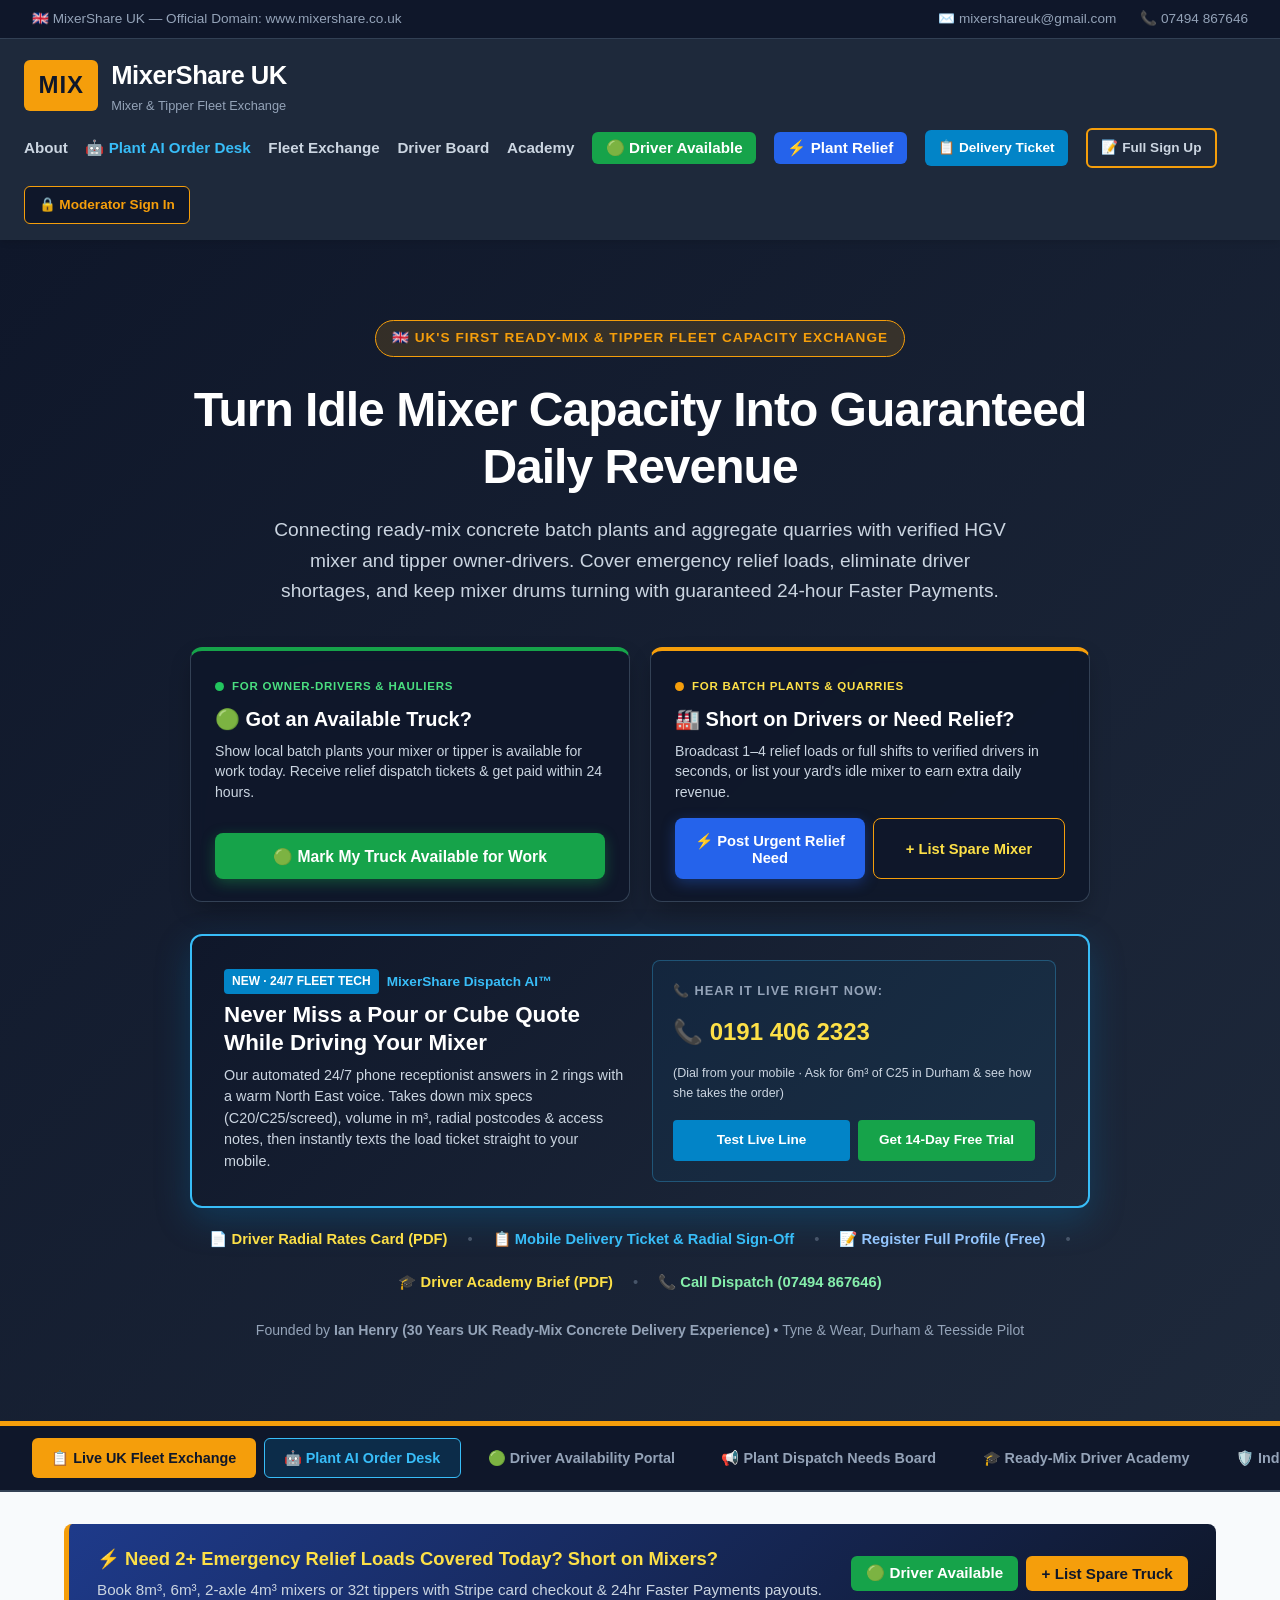
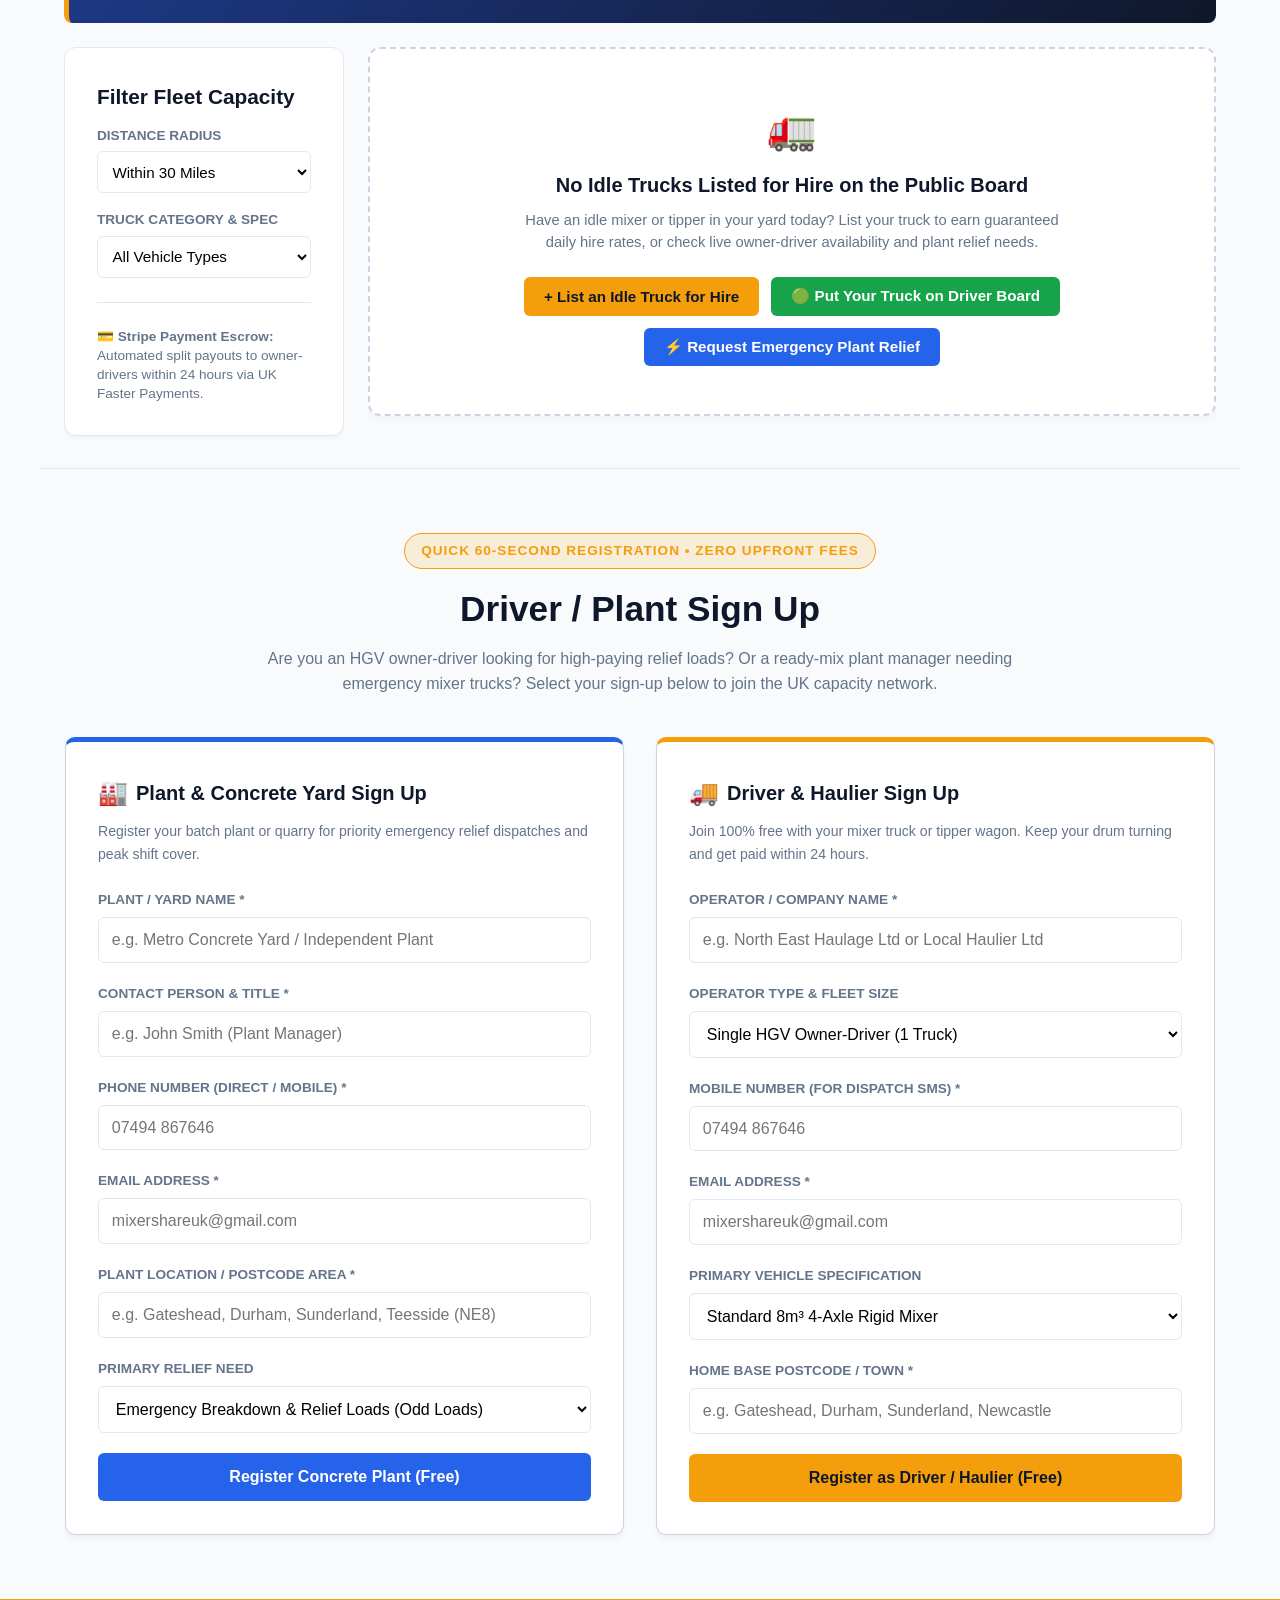
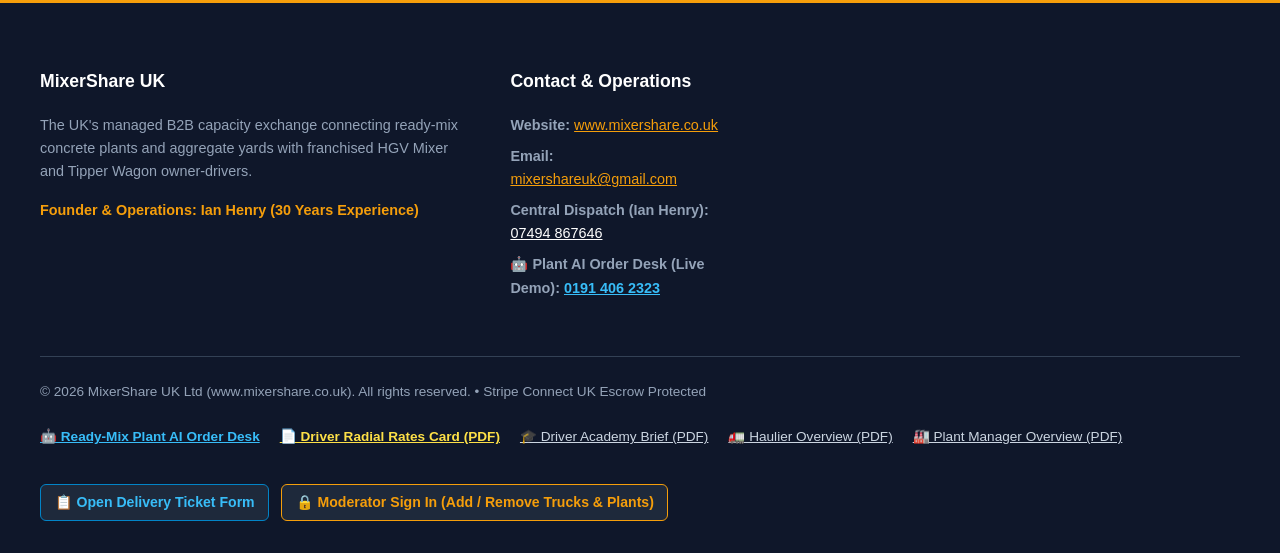
<file: index.html>
<!DOCTYPE html>
<html lang="en-GB">
<head>
  <meta charset="UTF-8">
  <meta name="viewport" content="width=device-width, initial-scale=1.0">
  <title>MixerShare UK - Ready-Mix Mixer & Tipper Wagon Exchange</title>
  <meta name="description" content="MixerShare UK is the UK's first managed B2B capacity exchange connecting ready-mix concrete plants and aggregate yards with verified HGV mixer and tipper owner-drivers.">
  <link rel="stylesheet" href="styles.css?v=10">
</head>
<body>

  <!-- Top Contact Bar -->
  <div class="top-bar">
    <div>🇬🇧 MixerShare UK — Official Domain: www.mixershare.co.uk</div>
    <div class="top-bar-contact">
      <a href="mailto:mixershareuk@gmail.com">✉️ mixershareuk@gmail.com</a>
      <a href="tel:07494867646">📞 07494 867646</a>
    </div>
  </div>

  <!-- Main Navigation Header -->
  <header>
    <a href="https://www.mixershare.co.uk" class="logo-container">
      <div class="logo-icon">MIX</div>
      <div class="logo-text">
        <h1>MixerShare UK</h1>
        <span>Mixer & Tipper Fleet Exchange</span>
      </div>
    </a>
    <nav class="main-nav">
      <a href="#about">About</a>
      <a href="#portals" onclick="switchTab('ai-order-desk', event)" style="color:#38bdf8; font-weight:800; display:inline-flex; align-items:center; gap:0.35rem;">🤖 Plant AI Order Desk</a>
      <a href="#portals" onclick="switchTab('exchange-board', event)">Fleet Exchange</a>
      <a href="#portals" onclick="switchTab('driver-portal', event)">Driver Board</a>
      <a href="#portals" onclick="switchTab('training-academy', event)">Academy</a>
      <button type="button" class="btn" style="background:#16a34a; color:#fff; font-weight:800; padding:0.45rem 0.85rem; border:none; cursor:pointer;" onclick="openDriverAvailabilityModal()">🟢 Driver Available</button>
      <button type="button" class="btn" style="background:#2563eb; color:#fff; font-weight:800; padding:0.45rem 0.85rem; border:none; cursor:pointer;" onclick="openPlantReliefModal()">⚡ Plant Relief</button>
      <a href="ticket.html" class="btn" style="background:#0284c7; color:#fff; font-weight:800; padding:0.45rem 0.85rem; font-size:0.85rem; text-decoration:none;">📋 Delivery Ticket</a>
      <a href="#driver-plant-signup" class="btn btn-outline" style="padding:0.45rem 0.85rem; font-size:0.85rem;">📝 Full Sign Up</a>
      <a href="portal.html" class="btn" style="background:#0f172a; border:1px solid #f59e0b; color:#f59e0b; font-weight:700; padding:0.45rem 0.85rem; font-size:0.85rem; text-decoration:none;" title="Restricted to Ian Henry & Operations Moderators">🔒 Moderator Sign In</a>
    </nav>
  </header>

  <!-- Hero / About Section -->
  <section id="about" class="hero">
    <div class="hero-content">
      <div class="badge-uk">🇬🇧 UK'S FIRST READY-MIX & TIPPER FLEET CAPACITY EXCHANGE</div>
      <h2>Turn Idle Mixer Capacity Into Guaranteed Daily Revenue</h2>
      <p>
        Connecting ready-mix concrete batch plants and aggregate quarries with verified HGV mixer and tipper owner-drivers. 
        Cover emergency relief loads, eliminate driver shortages, and keep mixer drums turning with guaranteed 24-hour Faster Payments.
      </p>

      <!-- Interactive Availability Action Grid -->
      <div class="hero-action-grid">
        <!-- Card 1: For Drivers & Hauliers -->
        <div class="hero-action-card hero-driver-card">
          <div>
            <div class="hac-badge">
              <span class="live-dot-green"></span>
              <span style="color:#4ade80;">FOR OWNER-DRIVERS &amp; HAULIERS</span>
            </div>
            <h3>🟢 Got an Available Truck?</h3>
            <p>Show local batch plants your mixer or tipper is available for work today. Receive relief dispatch tickets &amp; get paid within 24 hours.</p>
          </div>
          <button type="button" class="btn-hero-driver" onclick="openDriverAvailabilityModal()">
            🟢 Mark My Truck Available for Work
          </button>
        </div>

        <!-- Card 2: For Batch Plants & Quarries -->
        <div class="hero-action-card hero-plant-card">
          <div>
            <div class="hac-badge">
              <span class="live-dot-amber"></span>
              <span style="color:#fde047;">FOR BATCH PLANTS &amp; QUARRIES</span>
            </div>
            <h3>🏭 Short on Drivers or Need Relief?</h3>
            <p>Broadcast 1–4 relief loads or full shifts to verified drivers in seconds, or list your yard's idle mixer to earn extra daily revenue.</p>
          </div>
          <div class="hac-btn-group">
            <button type="button" class="btn-hero-plant" onclick="openPlantReliefModal()">
              ⚡ Post Urgent Relief Need
            </button>
            <button type="button" class="btn-hero-spare" onclick="openListTruckModal()">
              + List Spare Mixer
            </button>
          </div>
        </div>
      </div>

      <!-- MixerShare Dispatch AI Feature Banner -->
      <div style="background: linear-gradient(135deg, rgba(15, 23, 42, 0.95), rgba(30, 41, 59, 0.98)); border: 2px solid #38bdf8; border-radius: 12px; padding: 1.5rem 2rem; margin: 2rem auto 1.25rem; max-width: 980px; box-shadow: 0 12px 35px rgba(2, 132, 199, 0.25); text-align: left; display: grid; grid-template-columns: repeat(auto-fit, minmax(280px, 1fr)); gap: 1.5rem; align-items: center;">
        <div>
          <div style="display:flex; align-items:center; gap:0.5rem; margin-bottom:0.4rem;">
            <span style="background:#0284c7; color:#fff; font-weight:800; font-size:0.75rem; padding:3px 8px; border-radius:4px; text-transform:uppercase;">NEW · 24/7 FLEET TECH</span>
            <span style="color:#38bdf8; font-size:0.85rem; font-weight:700;">MixerShare Dispatch AI™</span>
          </div>
          <h3 style="color:#fff; font-size:1.4rem; margin:0 0 0.5rem; line-height:1.25;">Never Miss a Pour or Cube Quote While Driving Your Mixer</h3>
          <p style="color:#cbd5e1; font-size:0.9rem; line-height:1.5; margin:0;">
            Our automated 24/7 phone receptionist answers in 2 rings with a warm North East voice. Takes down mix specs (C20/C25/screed), volume in m³, radial postcodes &amp; access notes, then instantly texts the load ticket straight to your mobile.
          </p>
        </div>
        <div style="display:flex; flex-direction:column; gap:0.75rem; align-items:flex-start; background:rgba(2, 132, 199, 0.08); padding:1.25rem; border-radius:8px; border:1px solid rgba(56, 189, 248, 0.3);">
          <div style="font-size:0.8rem; color:#94a3b8; text-transform:uppercase; letter-spacing:1px; font-weight:700;">📞 Hear It Live Right Now:</div>
          <a href="tel:01914062323" style="color:#fde047; font-size:1.5rem; font-weight:900; text-decoration:none; display:flex; align-items:center; gap:0.5rem; font-family:monospace;">
            <span>📞 0191 406 2323</span>
          </a>
          <span style="font-size:0.78rem; color:#cbd5e1;">(Dial from your mobile · Ask for 6m³ of C25 in Durham &amp; see how she takes the order)</span>
          <div style="display:flex; gap:0.5rem; width:100%; margin-top:0.25rem;">
            <a href="tel:01914062323" class="btn" style="background:#0284c7; color:#fff; font-weight:800; padding:0.6rem 1rem; font-size:0.85rem; text-decoration:none; border-radius:4px; text-align:center; flex:1;">Test Live Line</a>
            <a href="https://wa.me/447494867646?text=Hi%20Ian,%20I%20want%20to%20activate%20MixerShare%20Dispatch%20AI%20for%20my%20truck" target="_blank" class="btn" style="background:#16a34a; color:#fff; font-weight:800; padding:0.6rem 1rem; font-size:0.85rem; text-decoration:none; border-radius:4px; text-align:center; flex:1;">Get 14-Day Free Trial</a>
          </div>
        </div>
      </div>

      <!-- Secondary Links -->
      <div style="display:flex; justify-content:center; gap:1.25rem; flex-wrap:wrap; margin-top:1.25rem; font-size:0.92rem;">
        <a href="driver_radial_rates_sheet.html" target="_blank" style="color:#fde047; text-decoration:none; font-weight:700;">📄 Driver Radial Rates Card (PDF)</a>
        <span style="color:#475569;">•</span>
        <a href="ticket.html" style="color:#38bdf8; text-decoration:none; font-weight:700;">📋 Mobile Delivery Ticket &amp; Radial Sign-Off</a>
        <span style="color:#475569;">•</span>
        <a href="#driver-plant-signup" style="color:#93c5fd; text-decoration:none; font-weight:700;">📝 Register Full Profile (Free)</a>
        <span style="color:#475569;">•</span>
        <a href="mixershare_training_brief.pdf" target="_blank" style="color:#fde047; text-decoration:none; font-weight:700;">🎓 Driver Academy Brief (PDF)</a>
        <span style="color:#475569;">•</span>
        <a href="tel:07494867646" style="color:#86efac; text-decoration:none; font-weight:700;">📞 Call Dispatch (07494 867646)</a>
      </div>

      <div style="margin-top:1.5rem; font-size:0.88rem; color:#94a3b8;">
        Founded by <strong>Ian Henry (30 Years UK Ready-Mix Concrete Delivery Experience)</strong> • Tyne &amp; Wear, Durham &amp; Teesside Pilot
      </div>
    </div>
  </section>

  <!-- Interactive Portals Anchor -->
  <div id="portals">
    <!-- Navigation Tabs -->
    <nav class="nav-tabs" style="background:#0f172a; padding:0.75rem 2rem; display:flex; gap:0.5rem; overflow-x:auto;">
      <button class="tab-btn active" data-tab="exchange-board">📋 Live UK Fleet Exchange</button>
      <button class="tab-btn" data-tab="ai-order-desk" style="background:rgba(2, 132, 199, 0.2); border:1px solid #38bdf8; color:#38bdf8; font-weight:800;">🤖 Plant AI Order Desk</button>
      <button class="tab-btn" data-tab="driver-portal">🟢 Driver Availability Portal</button>
      <button class="tab-btn" data-tab="plant-portal">📢 Plant Dispatch Needs Board</button>
      <button class="tab-btn" data-tab="training-academy">🎓 Ready-Mix Driver Academy</button>
      <button class="tab-btn" data-tab="trust-shield">🛡️ Independent Trust Shield</button>
      <button class="tab-btn" data-tab="roi-calculator">🧮 Profit Calculator</button>
    </nav>

    <div class="container" style="max-width:1200px; margin:2rem auto; padding:0 1.5rem;">

      <!-- Tab 1: Live Exchange Board -->
      <div id="exchange-board" class="tab-content active">
      <div class="alert-banner" style="display:flex; justify-content:space-between; align-items:center; flex-wrap:wrap; gap:1rem;">
        <div>
          <h3>⚡ Need 2+ Emergency Relief Loads Covered Today? Short on Mixers?</h3>
          <p>Book 8m³, 6m³, 2-axle 4m³ mixers or 32t tippers with Stripe card checkout &amp; 24hr Faster Payments payouts.</p>
        </div>
        <div style="display:flex; gap:0.5rem; flex-wrap:wrap;">
          <button type="button" class="btn" style="background:#16a34a; color:#fff; font-weight:800; padding:0.55rem 0.95rem; border:none; border-radius:6px; cursor:pointer;" onclick="openDriverAvailabilityModal()">🟢 Driver Available</button>
          <button type="button" class="btn" style="background:#f59e0b; color:#0f172a; font-weight:800; padding:0.55rem 0.95rem; border:none; border-radius:6px; cursor:pointer;" onclick="openListTruckModal()">+ List Spare Truck</button>
        </div>
      </div>

      <div class="grid-layout">
        <!-- Sidebar Filters -->
        <aside class="card">
          <h3>Filter Fleet Capacity</h3>
          <div class="filter-group">
            <label>Distance Radius</label>
            <select id="filter-radius">
              <option value="15">Within 15 Miles</option>
              <option value="30" selected>Within 30 Miles</option>
              <option value="50">Within 50 Miles</option>
            </select>
          </div>

          <div class="filter-group">
            <label>Truck Category & Spec</label>
            <select id="filter-type">
              <option value="all">All Vehicle Types</option>
              <option value="mixer">Mixer Trucks (4m³, 6m³, 8m³)</option>
              <option value="tipper">Tipper Wagons & Grabs</option>
              <option value="compact">2-Axle 4m³ Compact Mini-Mixer</option>
              <option value="rigid">Standard 8m³ 4-Axle Rigid</option>
            </select>
          </div>

          <hr style="margin: 1.5rem 0; border:none; border-top: 1px solid var(--border-color);">
          <div style="font-size:0.85rem; color:var(--text-muted); line-height:1.4;">
            💳 <strong>Stripe Payment Escrow:</strong> Automated split payouts to owner-drivers within 24 hours via UK Faster Payments.
          </div>
        </aside>

        <!-- Main Listings Container -->
        <main>
          <div id="listings-container" class="listings-container">
            <!-- Rendered by JavaScript -->
          </div>
        </main>
      </div>
    </div>

    <!-- Tab 2: Driver Availability Portal -->
    <div id="driver-portal" class="tab-content">
      <div class="card">
        <div style="display:flex; justify-content:space-between; align-items:center; margin-bottom:1.5rem; flex-wrap:wrap; gap:0.75rem;">
          <div>
            <h3>🟢 Driver Live Availability Board</h3>
            <p class="text-muted" style="font-size:0.9rem;">HGV owner-drivers currently logged as AVAILABLE for immediate dispatch in the North East pilot.</p>
          </div>
          <button class="btn" style="background:#16a34a; color:#fff; font-weight:800; padding:0.75rem 1.25rem; font-size:1rem; border:none; border-radius:6px; cursor:pointer;" onclick="openDriverAvailabilityModal()">🟢 + Mark My Truck Available for Work</button>
        </div>

        <!-- Mobile Ticket Quick Access for Drivers on Shift -->
        <div style="background:#0f172a; border:2px solid #0284c7; border-radius:8px; padding:1rem 1.25rem; margin-bottom:1.5rem; display:flex; justify-content:space-between; align-items:center; flex-wrap:wrap; gap:0.75rem;">
          <div>
            <div style="display:flex; align-items:center; gap:0.5rem; margin-bottom:0.25rem;">
              <span class="badge" style="background:#0284c7; color:#fff; font-weight:800; font-size:0.75rem; padding:2px 8px; border-radius:4px;">DRIVER SHIFT TOOLS</span>
              <strong style="color:#fff; font-size:1.05rem;">📋 Complete Delivery Ticket &amp; Radial Sign-Off</strong>
            </div>
            <p style="margin:0; font-size:0.85rem; color:#cbd5e1;">Out on site now? Log batch dockets, one-way radial miles, excess waiting time, and customer sign-offs in 60 seconds with instant WhatsApp sync to dispatch.</p>
          </div>
          <div style="display:flex; gap:0.5rem; flex-wrap:wrap;">
            <a href="driver_radial_rates_sheet.html" target="_blank" class="btn" style="background:#f59e0b; color:#0f172a; font-weight:800; padding:0.65rem 1.1rem; text-decoration:none; border-radius:6px; font-size:0.92rem;">📄 View Radial Rates Sheet (PDF)</a>
            <a href="ticket.html" class="btn" style="background:#0284c7; color:#fff; font-weight:800; padding:0.65rem 1.2rem; text-decoration:none; border-radius:6px; font-size:0.92rem;">📋 Open Delivery Ticket Form</a>
          </div>
        </div>

        <div id="driver-availability-list">
          <!-- Rendered by JavaScript -->
        </div>
      </div>
    </div>

    <!-- Tab 3: Plant Dispatch Needs Board -->
    <div id="plant-portal" class="tab-content">
      <!-- Plant Dispatch Quick Hotline & Action Banner -->
      <div style="background:#0f172a; color:#fff; border-radius:10px; padding:1.25rem 1.5rem; margin-bottom:1.5rem; border:2px solid #f59e0b; display:flex; justify-content:space-between; align-items:center; flex-wrap:wrap; gap:1rem;">
        <div>
          <div style="display:flex; align-items:center; gap:0.5rem; margin-bottom:0.35rem;">
            <span style="background:#f59e0b; color:#0f172a; font-weight:800; font-size:0.75rem; padding:3px 8px; border-radius:4px; text-transform:uppercase;">60-Min Emergency Relief</span>
            <h3 style="margin:0; font-size:1.3rem; color:#fff;">Central Plant Dispatch Desk</h3>
          </div>
          <p style="margin:0; font-size:0.9rem; color:#cbd5e1;">Short on drivers today? Need 2+ emergency relief loads covered? Call central dispatch or broadcast your request below (2-load minimum per-load quota ensures driver attendance).</p>
        </div>
        <div style="display:flex; gap:0.6rem; flex-wrap:wrap;">
          <a href="tel:07494867646" class="btn" style="background:#16a34a; color:#fff; font-weight:bold; padding:0.65rem 1.1rem; text-decoration:none;">📞 Call Dispatch (07494 867646)</a>
          <a href="https://wa.me/447494867646?text=Hi%20Ian,%20we%20need%20an%20emergency%20relief%20mixer%20at%20our%20plant%20today" target="_blank" class="btn" style="background:#25d366; color:#fff; font-weight:bold; padding:0.65rem 1.1rem; text-decoration:none;">💬 WhatsApp Dispatch</a>
          <button class="btn" style="background:#f59e0b; color:#0f172a; font-weight:800; padding:0.65rem 1.1rem; border:none; border-radius:6px; cursor:pointer;" onclick="openPlantReliefModal()">⚡ Post Urgent Truck Need</button>
        </div>
      </div>

      <!-- Quick Plant Need Post Form -->
      <div id="quick-plant-form" style="display:none; background:#fff; border:2px solid #3b82f6; border-radius:10px; padding:1.5rem; margin-bottom:1.5rem; box-shadow:0 10px 25px rgba(0,0,0,0.1);">
        <div style="display:flex; justify-content:space-between; align-items:center; margin-bottom:1rem; border-bottom:1px solid #e2e8f0; padding-bottom:0.5rem;">
          <h4 style="margin:0; font-size:1.15rem; color:#0f172a;">⚡ Post Emergency Plant Relief Request (Broadcast to Hauliers)</h4>
          <button type="button" onclick="togglePlantRequestForm()" style="background:none; border:none; font-size:1.25rem; cursor:pointer; color:#64748b;">✕</button>
        </div>
        <form id="plant-urgent-need-form" onsubmit="submitUrgentPlantNeed(event)">
          <div class="grid-2">
            <div class="form-group">
              <label style="font-weight:700; font-size:0.85rem;">Plant / Yard Name *</label>
              <input type="text" id="urgent-plant-name" placeholder="e.g. Metro Concrete Yard / Gateshead" required style="width:100%;">
            </div>
            <div class="form-group">
              <label style="font-weight:700; font-size:0.85rem;">Reporting Yard Postcode *</label>
              <input type="text" id="urgent-plant-location" placeholder="e.g. Newcastle / NE8 1AA" required style="width:100%;">
            </div>
          </div>
          <div class="grid-2">
            <div class="form-group">
              <label style="font-weight:700; font-size:0.85rem;">Vehicle Type Required *</label>
              <select id="urgent-truck-type" style="width:100%;">
                <option value="Standard 8m³ Rigid Mixer">Standard 8m³ Rigid Mixer</option>
                <option value="2-Axle 4m³ Mini-Mixer">2-Axle 4m³ Compact Mini-Mixer</option>
                <option value="3-Axle 6m³ Rigid Mixer">3-Axle 6m³ Medium Mixer</option>
                <option value="8x4 32t Tipper Wagon">8x4 32-Tonne Tipper Wagon</option>
              </select>
            </div>
            <div class="form-group">
              <label style="font-weight:700; font-size:0.85rem;">Relief Scope &amp; Timing *</label>
              <select id="urgent-need-time" style="width:100%;">
                <option value="2 Emergency Relief Loads (Minimum Driver Quota)">2 Emergency Relief Loads (Minimum Driver Call-Out Quota)</option>
                <option value="3-4 Emergency Relief Loads Today">3-4 Emergency Relief Loads Today</option>
                <option value="Full Shift Today (Immediate Relief)">Full Shift Today (Immediate Relief)</option>
                <option value="Full Shift Tomorrow (7:00 AM Start)">Full Shift Tomorrow (7:00 AM Start)</option>
                <option value="Standing Weekly Relief Coverage">Standing Weekly Relief Coverage</option>
              </select>
            </div>
          </div>
          <div class="grid-2">
            <div class="form-group">
              <label style="font-weight:700; font-size:0.85rem;">Delivery Distance / Radial Range *</label>
              <select id="urgent-need-distance" style="width:100%;">
                <option value="1-3 Miles (Local Pour Site)">1–3 Radial Miles (Local Pour Site)</option>
                <option value="4-6 Miles (Standard Radial)" selected>4–6 Radial Miles (Standard Plant Radius)</option>
                <option value="7-10 Miles (Extended Radial)">7–10 Radial Miles (Extended Distance)</option>
                <option value="11-15 Miles (Regional Radial)">11–15 Radial Miles (Regional Run)</option>
                <option value="16-25 Miles (Long Distance Haul)">16–25 Radial Miles (Long Distance Haul)</option>
                <option value="Full Day Shift (Unlimited Radial in Zone)">Full Shift Yard Relief (Unlimited Radius in Zone)</option>
              </select>
            </div>
            <div class="form-group">
              <label style="font-weight:700; font-size:0.85rem;">Required Start / Arrival Time *</label>
              <input type="text" id="urgent-arrival-time" placeholder="e.g. ASAP / Within 1 Hour / Tomorrow 07:00" value="ASAP (Immediate Relief)" style="width:100%;">
            </div>
          </div>
          <div class="grid-2">
            <div class="form-group">
              <label style="font-weight:700; font-size:0.85rem;">Contact Name *</label>
              <input type="text" id="urgent-contact-name" placeholder="e.g. John (Plant Manager)" required style="width:100%;">
            </div>
            <div class="form-group">
              <label style="font-weight:700; font-size:0.85rem;">Direct Phone / Mobile *</label>
              <input type="tel" id="urgent-contact-phone" placeholder="07494 867646" required style="width:100%;">
            </div>
          </div>
          <div style="display:flex; justify-content:flex-end; gap:0.75rem; margin-top:0.5rem;">
            <button type="button" class="btn btn-secondary" onclick="togglePlantRequestForm()">Cancel</button>
            <button type="submit" class="btn" style="background:#2563eb; color:#fff; font-weight:800;">📢 Broadcast Need to Available Hauliers</button>
          </div>
        </form>
      </div>

      <div class="card">
        <div style="display:flex; justify-content:space-between; align-items:center; margin-bottom:1.5rem; flex-wrap:wrap; gap:0.5rem;">
          <div>
            <h3>📢 Live Plant Relief Requests &amp; Open Orders</h3>
            <p class="text-muted" style="font-size:0.9rem;">Urgent relief loads posted across the North East pilot. Available drivers can accept instantly.</p>
          </div>
          <button class="btn" style="background:#2563eb; color:#fff; font-weight:800; padding:0.65rem 1.15rem; border:none; border-radius:6px; cursor:pointer;" onclick="openPlantReliefModal()">+ Post Emergency Truck Need</button>
        </div>

        <div id="plant-needs-list">
          <!-- Rendered by JavaScript -->
        </div>
      </div>
    </div>

    <!-- Tab: Ready-Mix Driver Academy -->
    <div id="training-academy" class="tab-content">
      <div class="card" style="margin-bottom:1.5rem; border-left:6px solid #f59e0b;">
        <div style="display:flex; justify-content:space-between; align-items:flex-start; flex-wrap:wrap; gap:1rem;">
          <div>
            <h2 style="color:var(--secondary-dark); margin-bottom:0.25rem;">🎓 Practical Ready-Mix Driver Training Academy</h2>
            <p class="text-muted" style="font-size:0.95rem;">Delivered by <strong>Ian Henry (30 Years Ready-Mix Concrete Delivery Experience)</strong></p>
          </div>
          <a href="mixershare_training_brief.pdf" target="_blank" class="btn" style="background:#f59e0b; color:#0f172a; font-weight:800;">📄 Download Academy Brief & Syllabus (PDF)</a>
        </div>

        <div style="background:#fef2f2; border:1px solid #fecaca; border-radius:8px; padding:1rem; margin:1.25rem 0; color:#991b1b;">
          <strong>⚠️ The Industry Reality:</strong> Standard HGV Class 2 driving schools teach you how to drive a rigid box truck. They teach zero about drum surge physics, slump management, customer water addition liability, or avoiding catastrophic drum hardening (£15,000 repair). We bridge that gap with hands-on cab experience.
        </div>

        <div style="display:grid; grid-template-columns:repeat(auto-fit, minmax(260px, 1fr)); gap:1rem; margin-bottom:1.5rem;">
          <div style="background:#f8fafc; border:1px solid #e2e8f0; border-radius:8px; padding:1rem;">
            <h4 style="color:#0f172a; margin-bottom:0.4rem;">🚚 1. Hands-On Roadcraft & Liquid Surge Driving</h4>
            <p style="font-size:0.85rem; color:#475569;">Real in-cab driving. Managing UK passenger-side drum rotation weight surge on roundabouts, high centre of gravity rollover physics, and doubled braking distances with 20 tonnes of wet concrete.</p>
          </div>
          <div style="background:#f8fafc; border:1px solid #e2e8f0; border-radius:8px; padding:1rem;">
            <h4 style="color:#0f172a; margin-bottom:0.4rem;">🎯 2. Batch Plant Loading Protocol &amp; Site Reversing</h4>
            <p style="font-size:0.85rem; color:#475569;">The strict 6-step plant loading protocol (cone positioning, 1,400 RPM charging, mandatory water tank filling, slump gauge checks, batcher liaison, and visual ladder checks for amount, colour, and slump). Precision reversing under cones and on jobsites.</p>
          </div>
          <div style="background:#f8fafc; border:1px solid #e2e8f0; border-radius:8px; padding:1rem;">
            <h4 style="color:#0f172a; margin-bottom:0.4rem;">🔄 3. Drum Controls, Slump & The Zero-Slump Rules</h4>
            <p style="font-size:0.85rem; color:#475569;">In-cab and external drum controls. Visual S1 to S4 slump identification. The Unwritten Law of zero-slump and semi-dry mixes. Water addition liabilities and protecting against cube failures.</p>
          </div>
          <div style="background:#f8fafc; border:1px solid #e2e8f0; border-radius:8px; padding:1rem;">
            <h4 style="color:#0f172a; margin-bottom:0.4rem;">🛡️ 4. The Correct Way to Stone Out & Chute Safety</h4>
            <p style="font-size:0.85rem; color:#475569;">Ergonomic chute handling. The correct way to stone out for maximum effect and blade protection after sticky loads. Eco-washouts (avoiding £10k EA fines) and emergency stall rescue protocols.</p>
          </div>
        </div>

        <!-- Course Package & Guaranteed Placement -->
        <div style="background:#f0fdf4; border:2px solid #bbf7d0; border-radius:8px; padding:1.25rem; margin-bottom:1.5rem; display:flex; justify-content:space-between; align-items:center; flex-wrap:wrap; gap:1rem;">
          <div>
            <h3 style="color:#166534; margin-bottom:0.25rem;">1-Day Intensive Masterclass • £395 per Driver</h3>
            <p style="color:#15803d; font-size:0.9rem;">Includes 1-on-1 In-Cab Practical Driving + Certificate of Competency + <strong>MixerShare Verified Operator Badge</strong>.</p>
            <p style="color:#166534; font-size:0.85rem; margin-top:0.3rem;">📖 <strong>Exclusive Student Inclusions:</strong> Every enrolled driver receives <strong>The Official 2026 Ready-Mix Driver's Cab Handbook & Cheat Card</strong> with full operational formulas.</p>
            <p style="color:#166534; font-size:0.85rem; margin-top:0.3rem;">🚀 <strong>Guaranteed Dispatch Placement:</strong> Graduates are immediately fast-tracked onto our regional relief dispatch board (£468/shift or £103+ single loads with 24-hr payouts)!</p>
          </div>
        </div>

        <!-- Training Booking Form -->
        <div style="background:#fff; border:1px solid #cbd5e1; border-radius:8px; padding:1.5rem;">
          <h3 style="color:#0f172a; margin-bottom:0.5rem;">Book a Training Date or Upskill Your Fleet</h3>
          <p style="color:#64748b; font-size:0.9rem; margin-bottom:1rem;">Individual drivers & transport hauliers welcome. Courses run across Tyne & Wear, Durham, and Teesside.</p>
          
          <form name="training-inquiry" method="POST" data-netlify="true" action="/success.html">
            <input type="hidden" name="form-name" value="training-inquiry">
            <div class="grid-2">
              <div class="form-group">
                <label>Driver / Company Name</label>
                <input type="text" name="name" placeholder="e.g. John Taylor or North East Haulage" required>
              </div>
              <div class="form-group">
                <label>Contact Phone / Mobile</label>
                <input type="tel" name="phone" placeholder="07494 867646" required>
              </div>
            </div>
            <div class="grid-2">
              <div class="form-group">
                <label>Email Address</label>
                <input type="email" name="email" placeholder="mixershareuk@gmail.com" required>
              </div>
              <div class="form-group">
                <label>Number of Drivers to Train</label>
                <select name="driver_count">
                  <option value="1">1 Driver (£395)</option>
                  <option value="2">2 Drivers (£750)</option>
                  <option value="3+">3+ Drivers (Haulier Fleet Rate £325/ea)</option>
                </select>
              </div>
            </div>
            <button type="submit" class="btn" style="width:100%; padding:0.9rem; background:#f59e0b; color:#0f172a; font-weight:800; font-size:1rem;">Inquire About Training Dates</button>
          </form>
        </div>

      </div>
    </div>

    <!-- Tab 4: Trust Shield -->
    <div id="trust-shield" class="tab-content">
      <div style="max-width: 950px; margin: 0 auto;">
        <div class="card" style="margin-bottom: 1.5rem; border-left: 6px solid var(--accent-amber);">
          <h2 style="color:var(--secondary-dark); margin-bottom: 0.5rem;">🛡️ Independent Producer & Haulier Trust Shield</h2>
          <p class="text-muted">Built by industry veterans to eliminate customer poaching risks, insurance liabilities, and invoice payment delays.</p>
        </div>

        <div class="grid-2">
          <div class="card">
            <h4 style="color:#0f172a; margin-bottom:0.5rem;">🔒 £5,000 Anti-Circumvention Protection</h4>
            <p style="font-size:0.9rem; color:#475569;">Every participant signs a legally binding non-solicitation agreement. If any plant attempts to bypass the platform or recruit your driver directly, a strict £5,000 liquidated damages penalty applies immediately.</p>
          </div>
          <div class="card">
            <h4 style="color:#0f172a; margin-bottom:0.5rem;">⚡ Automated 24-Hour Faster Payments</h4>
            <p style="font-size:0.9rem; color:#475569;">Powered by Stripe Connect UK Escrow. Plants pay securely upfront upon dispatch booking; funds are held in escrow and released directly to the haulier's UK business bank account within 24 hours of ticket sign-off.</p>
          </div>
          <div class="card">
            <h4 style="color:#0f172a; margin-bottom:0.5rem;">📄 White-Label Dispatch & Zero Poaching</h4>
            <p style="font-size:0.9rem; color:#475569;">Sub-contractor drivers deliver under neutral plant dispatch tickets. Customer pricing, mix designs, and client relationships remain 100% confidential to the ordering batch plant.</p>
          </div>
          <div class="card">
            <h4 style="color:#0f172a; margin-bottom:0.5rem;">📋 Verified Fleet Compliance & FORS</h4>
            <p style="font-size:0.9rem; color:#475569;">Every truck on the network is pre-screened for valid O-Licence, HGV Class 2 driver CPC, digital tacho, £10M Goods in Transit / Public Liability, and FORS accreditation.</p>
          </div>
          <div class="card" style="border-left: 4px solid #ef4444;">
            <h4 style="color:#0f172a; margin-bottom:0.5rem;">⚖️ 2-Load Minimum Call-Out Quota Guarantee</h4>
            <p style="font-size:0.9rem; color:#475569; margin-bottom:0.75rem;">Drivers are never dispatched for just 1 single load. Every per-load booking requires a mandatory minimum quota of 2 loads (minimum £171.00 net local call-out), protecting the driver's vehicle startup, fuel, and daily earnings.</p>
            <h4 style="color:#0f172a; margin-bottom:0.5rem;">⛽ Uneconomic Deadhead Protection &amp; Minimum Call-Out</h4>
            <p style="font-size:0.9rem; color:#475569;">Hauliers will never be sent on loss-making runs. Single spot loads are restricted to drivers within an 8-mile deadhead radius of the plant. If a plant requires a driver located 15–20 miles away, our dispatch engine enforces a Minimum Call-Out (Half-Day Shift £320 or £2.50/mi diesel allowance) ensuring fair pay for every mile.</p>
          </div>
          <div class="card" style="border-left: 4px solid #0284c7;">
            <h4 style="color:#0f172a; margin-bottom:0.5rem;">📱 Real-Time Digital Delivery Tickets &amp; Radial Logging</h4>
            <p style="font-size:0.9rem; color:#475569;">No lost paper dockets or payment disputes. Drivers log plant dockets, pour site radials, excess waiting time, and finger customer sign-offs directly on their smartphones with instant WhatsApp sync to Central Dispatch.</p>
          </div>
        </div>
      </div>
    </div>

    <!-- Tab 5: Profit Calculator -->
    <div id="roi-calculator" class="tab-content">
      <div style="max-width: 900px; margin: 0 auto;">
        <div class="card" style="margin-bottom: 1.5rem; border-left: 6px solid #16a34a;">
          <h2 style="color:var(--secondary-dark); margin-bottom: 0.5rem;">🧮 Turned-Down Work Profit Leak Calculator</h2>
          <p class="text-muted">Calculate how much extra profit your plant recovers each month by booking emergency relief mixers rather than turning orders away.</p>
        </div>

        <div class="grid-2">
          <div class="card">
            <h4 style="margin-bottom:1rem; color:#0f172a;">Input Your Plant Parameters:</h4>
            
            <div class="form-group">
              <label>Turned-Down Volume Per Month (m³):</label>
              <input type="number" id="calc-turned-m3" value="40" min="5" max="500" step="5">
              <span style="font-size:0.8rem; color:#64748b;">Typically 1–2 orders per week turned away due to truck shortages.</span>
            </div>

            <div class="form-group">
              <label>Average Selling Price Per m³ (£):</label>
              <input type="number" id="calc-price-m3" value="125" min="70" max="250" step="5">
            </div>

            <div class="form-group">
              <label>Plant Gross Margin (%):</label>
              <input type="number" id="calc-margin-pct" value="25" min="10" max="50" step="1">
            </div>
          </div>

          <div class="card" style="background:#f8fafc; border:2px solid #cbd5e1; display:flex; flex-direction:column; justify-content:space-between;">
            <div>
              <h4 style="margin-bottom:1rem; color:#0f172a;">Your Financial Recovery Projection:</h4>
              
              <div style="margin-bottom:1rem; padding-bottom:0.75rem; border-bottom:1px solid #e2e8f0;">
                <span style="font-size:0.9rem; color:#64748b; display:block;">Turned-Down Gross Revenue Lost:</span>
                <strong id="res-lost-gross" style="font-size:1.5rem; color:#dc2626;">£5,000</strong>
              </div>

              <div style="margin-bottom:1rem; padding-bottom:0.75rem; border-bottom:1px solid #e2e8f0;">
                <span style="font-size:0.9rem; color:#64748b; display:block;">Net Operating Profit Leaked:</span>
                <strong id="res-lost-net" style="font-size:1.5rem; color:#ea580c;">£1,250</strong>
              </div>

              <div style="background:#f0fdf4; border:1px solid #86efac; border-radius:8px; padding:1rem;">
                <span style="font-size:0.9rem; color:#15803d; display:block; font-weight:700;">Net Profit Saved via MixerShare Relief Hire:</span>
                <strong id="res-saved-profit" style="font-size:2rem; color:#16a34a;">£1,010</strong>
                <span style="font-size:0.8rem; color:#166534; display:block; margin-top:0.3rem;">✔ Assumes 2 relief dispatches booked @ £120 spot rate</span>
              </div>
            </div>

            <div style="margin-top:1.5rem;">
              <a href="#driver-plant-signup" class="btn" style="width:100%; text-align:center;">Sign Up Plant Yard &amp; Stop Profit Leaks</a>
            </div>
          </div>
        </div>
      </div>
    </div>

    <!-- Tab 6: Ready-Mix Concrete Plant AI Sales & Order Desk -->
    <div id="ai-order-desk" class="tab-content">
      <!-- AI Order Desk Hero Banner -->
      <div class="ai-desk-hero">
        <div style="display:flex; justify-content:space-between; align-items:flex-start; flex-wrap:wrap; gap:1rem;">
          <div>
            <div class="ai-badge">🤖 24/7 AUTOMATED READY-MIX PLANT RECEPTIONIST &amp; DISPATCHER</div>
            <h2 style="font-size:2.2rem; font-weight:900; line-height:1.2; margin-bottom:0.75rem; color:#fff;">
              Ready-Mix Concrete Plant AI Sales &amp; Order Desk
            </h2>
            <p style="color:#cbd5e1; font-size:1.1rem; max-width:820px; line-height:1.6; margin-bottom:1.5rem;">
              Built specifically for UK ready-mix concrete batch plants. It answers your plant phones in 2 rings with a warm, authentic North East voice, takes down customer and site details, calculates cubic metres with an automatic 10% safety margin, advises on BS 8500 concrete grades, calculates delivered radial pricing, and books the order directly into your dispatch schedule with instant SMS to the contractor and batch docket for your yard.
            </p>
          </div>
          <div class="ai-badge-live">
            <span class="live-dot-green"></span>
            <span>LIVE DEMO NUMBER ACTIVE</span>
          </div>
        </div>

        <!-- Live Telephone Demonstration Callout Card -->
        <div style="background:rgba(15, 23, 42, 0.85); border:2px solid #38bdf8; border-radius:10px; padding:1.5rem; display:grid; grid-template-columns:repeat(auto-fit, minmax(280px, 1fr)); gap:1.5rem; align-items:center;">
          <div>
            <span style="font-size:0.8rem; color:#94a3b8; text-transform:uppercase; letter-spacing:1px; font-weight:700;">📞 Call The Live Line From Your Mobile Right Now:</span>
            <div style="margin:0.5rem 0;">
              <a href="tel:01914062323" style="color:#fde047; font-size:2rem; font-weight:900; text-decoration:none; display:inline-flex; align-items:center; gap:0.5rem; font-family:monospace;">
                <span>0191 406 2323</span>
              </a>
            </div>
            <p style="color:#cbd5e1; font-size:0.88rem; margin:0; line-height:1.5;">
              <strong>Try this test query:</strong> <em>"Hi, I need 6 cubes of C25 for a garage slab in Chester-le-Street tomorrow at 8am."</em> Hear her verify slump, add the 10% compaction safety margin, check chute access, quote delivered price, and take the booking!
            </p>
          </div>
          <div style="display:flex; flex-direction:column; gap:0.6rem;">
            <a href="tel:01914062323" class="btn" style="background:#0284c7; color:#fff; font-weight:800; padding:0.75rem 1.25rem; font-size:0.95rem; text-decoration:none; border-radius:6px; text-align:center;">
              📞 Call Live Demo (0191 406 2323)
            </a>
            <a href="#ai-trial-signup" class="btn" style="background:#16a34a; color:#fff; font-weight:800; padding:0.75rem 1.25rem; font-size:0.95rem; text-decoration:none; border-radius:6px; text-align:center;">
              ⚡ Activate 14-Day Free Plant Trial (£0)
            </a>
            <a href="https://wa.me/447494867646?text=Hi%20Ian,%20I'd%20like%20to%20test%20the%20Ready-Mix%20Plant%20AI%20Order%20Desk%20for%20my%20concrete%20yard" target="_blank" class="btn" style="background:#25d366; color:#fff; font-weight:800; padding:0.65rem 1.25rem; font-size:0.9rem; text-decoration:none; border-radius:6px; text-align:center;">
              💬 WhatsApp Ian Henry (Founder)
            </a>
          </div>
        </div>
      </div>

      <!-- The 4 Core Capabilities Grid -->
      <div style="margin-bottom:2rem;">
        <h3 style="font-size:1.6rem; color:#0f172a; font-weight:900; margin-bottom:0.4rem; text-align:center;">
          How It Automates Your Concrete Plant Order Desk
        </h3>
        <p style="text-align:center; color:#64748b; font-size:1rem; max-width:700px; margin:0 auto 2rem auto;">
          Designed by Ian Henry with 30 years of ready-mix truck and batch plant operations experience. It replaces missed calls, phone tag, and lost orders with seamless 24/7 technical order capture.
        </p>

        <div class="ai-cap-grid">
          <!-- Capability 1 -->
          <div class="ai-cap-card" style="border-top:4px solid #0284c7;">
            <div class="ai-cap-icon" style="background:#e0f2fe; color:#0284c7;">📞</div>
            <div class="ai-cap-title">1. Answers Phone &amp; Takes Details</div>
            <p class="ai-cap-desc">
              Picks up in 2 rings with a friendly North East accent. Captures contractor name, trading company, contact mobile, exact site delivery postcode, requested pour date, preferred arrival time window, and discharge access constraints.
            </p>
            <ul style="font-size:0.83rem; color:#64748b; margin-top:0.75rem; padding-left:1.1rem; line-height:1.5;">
              <li>Zero hold times during peak morning rush</li>
              <li>24/7 early morning (06:00) &amp; weekend intake</li>
              <li>Accurate delivery postcode verification</li>
            </ul>
          </div>

          <!-- Capability 2 -->
          <div class="ai-cap-card" style="border-top:4px solid #16a34a;">
            <div class="ai-cap-icon" style="background:#dcfce7; color:#16a34a;">📏</div>
            <div class="ai-cap-title">2. Offers Advice on Quantity</div>
            <p class="ai-cap-desc">
              Takes dimensions in metres or feet ($L \times W \times D$). Automatically calculates exact cubic metres ($m^3$) and adds the standard <strong>10% safety margin</strong> for ground deflection, uneven trench depth, and compaction so the builder never runs short.
            </p>
            <ul style="font-size:0.83rem; color:#64748b; margin-top:0.75rem; padding-left:1.1rem; line-height:1.5;">
              <li>Converts feet/inches or metres instantly</li>
              <li>Explains 10% compaction &amp; trench buffer</li>
              <li>Prevents costly 0.5m³ emergency short loads</li>
            </ul>
          </div>

          <!-- Capability 3 -->
          <div class="ai-cap-card" style="border-top:4px solid #f59e0b;">
            <div class="ai-cap-icon" style="background:#fef3c7; color:#d97706;">🧪</div>
            <div class="ai-cap-title">3. Advises on BS 8500 Mix Specs</div>
            <p class="ai-cap-desc">
              Guides callers to the right British Standard mix for their job: GEN 1 (blinding/kerbs), GEN 3 (footings), C20/C25 (garage slabs/extensions), C30/PAV2 (driveways with freeze-thaw air entrainment), RC35 (structural), or fibre-reinforced screeds.
            </p>
            <ul style="font-size:0.83rem; color:#64748b; margin-top:0.75rem; padding-left:1.1rem; line-height:1.5;">
              <li>Checks workability slump (S2 vs S3 pump/chute)</li>
              <li>Warns against customer water additions</li>
              <li>Checks access (chute reach vs barrow vs pump)</li>
            </ul>
          </div>

          <!-- Capability 4 -->
          <div class="ai-cap-card" style="border-top:4px solid #8b5cf6;">
            <div class="ai-cap-icon" style="background:#ede9fe; color:#7c3aed;">💷</div>
            <div class="ai-cap-title">4. Prices &amp; Books The Order</div>
            <p class="ai-cap-desc">
              Calculates delivered price using your plant's base mix tariff, radial zone distance haulage, and part-load charges (under 4m³/6m³). Once confirmed, books into your dispatch schedule and sends an instant SMS confirmation &amp; batch loading docket.
            </p>
            <ul style="font-size:0.83rem; color:#64748b; margin-top:0.75rem; padding-left:1.1rem; line-height:1.5;">
              <li>Free 30-min discharge with waiting time notice</li>
              <li>Instant SMS booking docket to customer</li>
              <li>Syncs directly to batcher loading schedule</li>
            </ul>
          </div>
        </div>
      </div>

      <!-- Interactive Ready-Mix Mix & Cube Quote Simulator -->
      <div class="ai-sim-box">
        <div style="display:flex; justify-content:space-between; align-items:center; margin-bottom:1.25rem; flex-wrap:wrap; gap:0.5rem; border-bottom:1px solid #e2e8f0; padding-bottom:0.75rem;">
          <div>
            <span class="ai-badge" style="background:#e0f2fe; color:#0284c7; border-color:#bae6fd;">🧮 INTERACTIVE ORDER DESK SIMULATOR</span>
            <h3 style="margin:0; font-size:1.4rem; color:#0f172a;">Test How The AI Calculates Volume, Mix &amp; Price</h3>
          </div>
          <span style="font-size:0.85rem; color:#64748b;">Try changing dimensions below to see real-time BS 8500 calculations</span>
        </div>

        <div class="ai-sim-grid">
          <!-- Input Form Side -->
          <div>
            <div class="form-group">
              <label style="font-weight:700; font-size:0.85rem; color:#0f172a;">Job / Application Type</label>
              <select id="sim-app-type" onchange="updateSimCalculation()" style="width:100%; font-size:0.95rem; padding:0.65rem;">
                <option value="garage" selected>Domestic Garage Floor Slab (Heavy Vehicle Parking)</option>
                <option value="footings">House Extension Strip Footings / Foundations</option>
                <option value="driveway">External Concrete Driveway (Frost &amp; De-Icer Resistant)</option>
                <option value="patio">Garden Shed Base / Domestic Patio Paving</option>
                <option value="blinding">Kerb Backing / Drainage Trench Blinding</option>
                <option value="screed">Internal Floor Screed (Fibre-Reinforced)</option>
                <option value="structural">Agricultural / Heavy Commercial Hardstanding (RC35)</option>
              </select>
            </div>

            <div class="grid-3" style="gap:0.75rem; margin-bottom:1rem;">
              <div class="form-group" style="margin-bottom:0;">
                <label style="font-weight:700; font-size:0.8rem; color:#0f172a;">Length (Metres)</label>
                <input type="number" id="sim-length" value="8.0" min="1" max="100" step="0.5" oninput="updateSimCalculation()" style="width:100%; padding:0.6rem;">
              </div>
              <div class="form-group" style="margin-bottom:0;">
                <label style="font-weight:700; font-size:0.8rem; color:#0f172a;">Width (Metres)</label>
                <input type="number" id="sim-width" value="4.0" min="0.5" max="50" step="0.5" oninput="updateSimCalculation()" style="width:100%; padding:0.6rem;">
              </div>
              <div class="form-group" style="margin-bottom:0;">
                <label style="font-weight:700; font-size:0.8rem; color:#0f172a;">Depth (Metres)</label>
                <input type="number" id="sim-depth" value="0.15" min="0.05" max="2.0" step="0.025" oninput="updateSimCalculation()" style="width:100%; padding:0.6rem;">
              </div>
            </div>

            <div class="grid-2" style="gap:0.75rem; margin-bottom:1rem;">
              <div class="form-group" style="margin-bottom:0;">
                <label style="font-weight:700; font-size:0.8rem; color:#0f172a;">Discharge &amp; Access Method</label>
                <select id="sim-access" onchange="updateSimCalculation()" style="width:100%; font-size:0.9rem; padding:0.6rem;">
                  <option value="chute" selected>Direct Chute Discharge (Within 3 Metres of Truck)</option>
                  <option value="barrow">Wheelbarrow Off (Barrow Runs Required)</option>
                  <option value="pump">Boom / Line Concrete Pump Required</option>
                </select>
              </div>
              <div class="form-group" style="margin-bottom:0;">
                <label style="font-weight:700; font-size:0.8rem; color:#0f172a;">Delivery Postcode Radial</label>
                <select id="sim-radial" onchange="updateSimCalculation()" style="width:100%; font-size:0.9rem; padding:0.6rem;">
                  <option value="local">0–5 Radial Miles (Local Plant Zone - Free Haulage)</option>
                  <option value="mid" selected>6–10 Radial Miles (+£10/m³ Zone Tariff)</option>
                  <option value="outer">11–18 Radial Miles (+£22/m³ Zone Tariff)</option>
                  <option value="long">19–25 Radial Miles (+£35/m³ Outer Haulage)</option>
                </select>
              </div>
            </div>

            <div style="background:#f1f5f9; border-radius:6px; padding:0.75rem 1rem; font-size:0.85rem; color:#475569;">
              💡 <strong>Why the 10% safety margin matters:</strong> Fresh concrete compacts under vibration and tamping, while unpaved ground or excavated trenches always have high and low spots. An extra 10% ensures the customer finishes the pour cleanly without an emergency half-load.
            </div>
          </div>

          <!-- Reactive Calculation Result Card -->
          <div class="ai-sim-result-card">
            <div>
              <div style="display:flex; justify-content:space-between; align-items:center; margin-bottom:1rem;">
                <span style="font-size:0.78rem; text-transform:uppercase; letter-spacing:1px; color:#38bdf8; font-weight:800;">Plant AI Calculation Output</span>
                <span id="sim-truck-badge" style="background:#0284c7; color:#fff; font-size:0.75rem; font-weight:800; padding:2px 8px; border-radius:4px;">8m³ Mixer Truck</span>
              </div>

              <!-- Metric 1: Volume -->
              <div class="ai-sim-metric">
                <span style="font-size:0.82rem; color:#94a3b8; display:block;">Recommended Order Volume (Net + 10% Safety Buffer):</span>
                <div class="ai-sim-metric-val">
                  <span id="sim-order-m3">5.3</span>
                  <span style="font-size:1rem; color:#cbd5e1; font-weight:600;">m³ (Cubic Metres)</span>
                </div>
                <span id="sim-net-breakdown" style="font-size:0.75rem; color:#94a3b8;">(Exact trench volume: 4.80 m³ + 0.48 m³ buffer)</span>
              </div>

              <!-- Metric 2: BS 8500 Mix -->
              <div class="ai-sim-metric">
                <span style="font-size:0.82rem; color:#94a3b8; display:block;">BS 8500 Technical Mix Recommendation:</span>
                <div style="font-size:1.25rem; font-weight:800; color:#4ade80; margin-top:0.2rem;" id="sim-mix-name">
                  C25 / S3 Slump (25 N/mm²)
                </div>
                <span id="sim-mix-notes" style="font-size:0.75rem; color:#cbd5e1;">Domestic garage slab. Flowable S3 slump for smooth raking &amp; power floating.</span>
              </div>

              <!-- Metric 3: Delivered Price -->
              <div class="ai-sim-metric" style="border-bottom:none; margin-bottom:0.5rem; padding-bottom:0;">
                <span style="font-size:0.82rem; color:#94a3b8; display:block;">Estimated Delivered Price (Ex. VAT):</span>
                <div class="ai-sim-metric-val">
                  <span id="sim-price-quote">£715.50</span>
                  <span style="font-size:0.9rem; color:#cbd5e1; font-weight:600;">+ VAT</span>
                </div>
                <span id="sim-price-breakdown" style="font-size:0.75rem; color:#94a3b8;">Includes 30 mins free discharge on site (£135/m³ delivered).</span>
              </div>
            </div>

            <div style="margin-top:1.25rem; padding-top:1rem; border-top:1px solid #334155;">
              <a href="tel:01914062323" class="btn" style="background:#f59e0b; color:#0f172a; font-weight:900; width:100%; text-align:center; padding:0.75rem; font-size:0.95rem; text-decoration:none; display:block; border-radius:6px;">
                📞 Dial 0191 406 2323 To Hear Her Book This Mix
              </a>
            </div>
          </div>
        </div>
      </div>

      <!-- Live Call Transcript Showcase -->
      <div class="ai-transcript-box">
        <div style="text-align:center; margin-bottom:1.5rem;">
          <span class="ai-badge" style="background:#e0e7ff; color:#4338ca; border-color:#c7d2fe;">🎧 LIVE CALL RECORDING TRANSCRIPT</span>
          <h3 style="font-size:1.4rem; color:#0f172a; font-weight:900; margin:0.25rem 0;">
            How The North East AI Handles A Builder's Order
          </h3>
          <p style="font-size:0.9rem; color:#64748b;">Actual dialogue handled by our voice engine on 0191 406 2323</p>
        </div>

        <div class="ai-chat-thread">
          <!-- Turn 1 -->
          <div class="ai-bubble ai-bubble-caller">
            <div class="ai-speaker-label">👷 Local Builder (Gateshead NE9)</div>
            "Hi mate, I need some concrete for an extension slab out in Chester-le-Street tomorrow morning."
          </div>

          <!-- Turn 2 -->
          <div class="ai-bubble ai-bubble-agent">
            <div class="ai-speaker-label">🤖 MixerShare Plant AI (North East Voice)</div>
            "Morning! I can certainly get that booked in on the plant schedule for you. What dimensions are we looking at for the extension — do you have the length, width, and thickness of the slab?"
          </div>

          <!-- Turn 3 -->
          <div class="ai-bubble ai-bubble-caller">
            <div class="ai-speaker-label">👷 Local Builder</div>
            "Yeah, it's roughly 8 metres long by 4 metres wide, and we've dug it out to about 150 mil depth."
          </div>

          <!-- Turn 4 -->
          <div class="ai-bubble ai-bubble-agent">
            <div class="ai-speaker-label">🤖 MixerShare Plant AI</div>
            "Grand. So that works out to exactly 4.8 cubic metres net. But with ground compaction and trench dips, we always recommend adding a 10% safety buffer, which brings you to 5.3 cubic metres so you don't run short on the pour. For an extension floor, we recommend a C25 mix at an S3 slump for easy raking. Is it direct chute off the wagon, or are your lads barrowing it in?"
          </div>

          <!-- Turn 5 -->
          <div class="ai-bubble ai-bubble-caller">
            <div class="ai-speaker-label">👷 Local Builder</div>
            "Direct chute off the drive, access is nice and wide. How much will that be delivered to Chester-le-Street?"
          </div>

          <!-- Turn 6 -->
          <div class="ai-bubble ai-bubble-agent">
            <div class="ai-speaker-label">🤖 MixerShare Plant AI</div>
            "Delivered to Chester-le-Street on an 8m³ mixer, 5.3 cubic metres of C25 comes to £715.50 plus VAT, which includes your first 30 minutes free discharge on site. What time would you like the first wagon to arrive tomorrow?"
          </div>

          <!-- Turn 7 -->
          <div class="ai-bubble ai-bubble-caller">
            <div class="ai-speaker-label">👷 Local Builder</div>
            "8:30 AM would be spot on. Put it down for Dave at Northern Groundworks, 07912 345678."
          </div>

          <!-- Turn 8 -->
          <div class="ai-bubble ai-bubble-agent">
            <div class="ai-speaker-label">🤖 MixerShare Plant AI</div>
            "You're all booked in, Dave! That's 5.3m³ of C25 S3 arriving tomorrow at 8:30 AM to Chester-le-Street. I've just sent a confirmation text to 07912 345678, and the batcher has your docket on the morning board. Anything else I can help you with today?"
          </div>
        </div>
      </div>

      <!-- Plant Pricing & Setup Options -->
      <div style="margin-bottom:2.5rem;">
        <h3 style="font-size:1.6rem; color:#0f172a; font-weight:900; margin-bottom:0.4rem; text-align:center;">
          Transparent Plant Pricing • Zero Upfront Risk
        </h3>
        <p style="text-align:center; color:#64748b; font-size:1rem; max-width:700px; margin:0 auto 2rem auto;">
          Plug into your existing plant phone line with call forwarding, or get a dedicated local 0191 / 01642 / 0191 number. Zero hardware or software to install.
        </p>

        <div class="ai-pricing-grid">
          <!-- Tier 1: 14-Day Free Pilot -->
          <div class="ai-pricing-card">
            <div>
              <span class="badge" style="background:#e2e8f0; color:#334155; font-weight:800; font-size:0.75rem; padding:3px 8px; border-radius:4px; text-transform:uppercase;">Zero-Risk Trial</span>
              <h4 style="font-size:1.35rem; color:#0f172a; margin:0.5rem 0 0.25rem;">14-Day Free Plant Pilot</h4>
              <p style="color:#64748b; font-size:0.88rem; margin-bottom:1.25rem;">Test the AI receptionist on your live caller queries with zero obligation.</p>
              
              <div style="font-size:2.2rem; font-weight:900; color:#0f172a; margin-bottom:1.25rem;">
                £0 <span style="font-size:0.9rem; color:#64748b; font-weight:normal;">for 14 days</span>
              </div>

              <ul style="font-size:0.88rem; color:#475569; line-height:1.7; padding-left:1.1rem; margin-bottom:1.5rem;">
                <li>Dedicated local 0191 / 01XX number provided</li>
                <li>Or forward overflow calls when batcher is busy</li>
                <li>Customized BS 8500 mix grades &amp; prices</li>
                <li>Automatic 10% safety margin calculation</li>
                <li>Instant SMS booking dockets sent to your mobile</li>
                <li>No credit card required upfront</li>
              </ul>
            </div>
            <a href="#ai-trial-signup" class="btn" style="background:#0f172a; color:#fff; font-weight:800; text-align:center; padding:0.75rem; border-radius:6px; text-decoration:none;">
              Start 14-Day Free Pilot
            </a>
          </div>

          <!-- Tier 2: Independent Plant Unlimited -->
          <div class="ai-pricing-card featured">
            <span class="ai-pricing-badge">MOST POPULAR FOR PLANTS</span>
            <div>
              <span class="badge" style="background:#dbeafe; color:#0284c7; font-weight:800; font-size:0.75rem; padding:3px 8px; border-radius:4px; text-transform:uppercase;">Unlimited Plan</span>
              <h4 style="font-size:1.35rem; color:#0f172a; margin:0.5rem 0 0.25rem;">Independent Plant Order Desk</h4>
              <p style="color:#64748b; font-size:0.88rem; margin-bottom:1.25rem;">Full 24/7 telephone order capture &amp; dispatch schedule automation for your batch plant.</p>
              
              <div style="font-size:2.2rem; font-weight:900; color:#0284c7; margin-bottom:1.25rem;">
                £149 <span style="font-size:0.9rem; color:#64748b; font-weight:normal;">/ month flat</span>
              </div>

              <ul style="font-size:0.88rem; color:#475569; line-height:1.7; padding-left:1.1rem; margin-bottom:1.5rem;">
                <li><strong>Unlimited inbound order calls</strong> 24/7/365</li>
                <li>Warm North East UK voice receptionist</li>
                <li>Custom radial zone pricing &amp; part-load rules</li>
                <li>Full BS 8500 technical mix advisor engine</li>
                <li>Instant customer SMS confirmation &amp; digital batch dockets</li>
                <li>Plant manager portal to adjust pricing anytime</li>
                <li>Zero hardware or software installation</li>
              </ul>
            </div>
            <a href="#ai-trial-signup" class="btn" style="background:#0284c7; color:#fff; font-weight:800; text-align:center; padding:0.75rem; border-radius:6px; text-decoration:none;">
              Activate Plant Order Desk
            </a>
          </div>

          <!-- Tier 3: Concierge Plant Relief & Capacity Exchange -->
          <div class="ai-pricing-card">
            <div>
              <span class="badge" style="background:#fef3c7; color:#d97706; font-weight:800; font-size:0.75rem; padding:3px 8px; border-radius:4px; text-transform:uppercase;">Managed Fleet Relief</span>
              <h4 style="font-size:1.35rem; color:#0f172a; margin:0.5rem 0 0.25rem;">Concierge Fleet Relief</h4>
              <p style="color:#64748b; font-size:0.88rem; margin-bottom:1.25rem;">AI Order Desk plus Ian Henry's hands-on network of verified relief mixer trucks.</p>
              
              <div style="font-size:2.2rem; font-weight:900; color:#0f172a; margin-bottom:1.25rem;">
                Concierge <span style="font-size:0.9rem; color:#64748b; font-weight:normal;">/ Per Relief Load</span>
              </div>

              <ul style="font-size:0.88rem; color:#475569; line-height:1.7; padding-left:1.1rem; margin-bottom:1.5rem;">
                <li>Includes complete £149/mo AI Order Desk</li>
                <li><strong>Emergency relief mixer cover</strong> when your trucks breakdown</li>
                <li>Cover 2–4 peak overflow loads without buying new wagons</li>
                <li>30 years ready-mix operations guidance by Ian Henry</li>
                <li>Stripe Connect 24-hr payment escrow</li>
                <li>Full anti-poaching &amp; non-circumvention protection</li>
              </ul>
            </div>
            <a href="tel:07494867646" class="btn" style="background:#f59e0b; color:#0f172a; font-weight:800; text-align:center; padding:0.75rem; border-radius:6px; text-decoration:none;">
              Speak with Ian Henry (07494 867646)
            </a>
          </div>
        </div>
      </div>

      <!-- 14-Day Free Pilot Activation Form -->
      <div id="ai-trial-signup" style="background:#fff; border:2px solid #38bdf8; border-radius:12px; padding:2rem; box-shadow:0 10px 30px rgba(2, 132, 199, 0.1);">
        <div style="display:flex; justify-content:space-between; align-items:flex-start; flex-wrap:wrap; gap:1rem; margin-bottom:1.5rem; border-bottom:1px solid #e2e8f0; padding-bottom:1rem;">
          <div>
            <span class="badge" style="background:#0284c7; color:#fff; font-weight:800; font-size:0.75rem; padding:3px 8px; border-radius:4px; text-transform:uppercase;">14-Day Free Trial</span>
            <h3 style="font-size:1.4rem; color:#0f172a; margin:0.35rem 0 0.2rem;">Activate The AI Order Desk For Your Concrete Plant</h3>
            <p style="color:#64748b; font-size:0.9rem; margin:0;">
              Zero cost, zero commitment. We will configure your plant's mix pricing, delivery radials, and dispatch phone forwarding in 24 hours.
            </p>
          </div>
          <div style="text-align:right;">
            <a href="tel:01914062323" style="color:#0284c7; font-weight:800; text-decoration:none; font-size:0.9rem;">📞 Test First: 0191 406 2323</a>
          </div>
        </div>

        <form name="ai-order-desk-trial" method="POST" data-netlify="true" action="/success.html">
          <input type="hidden" name="form-name" value="ai-order-desk-trial">
          <div class="grid-2">
            <div class="form-group">
              <label>Plant / Company Name *</label>
              <input type="text" name="plant_name" placeholder="e.g. Metro Concrete / Tyne Ready-Mix Ltd" required>
            </div>
            <div class="form-group">
              <label>Plant Yard Postcode / Location *</label>
              <input type="text" name="plant_postcode" placeholder="e.g. NE8, DH1, SR1, TS1" required>
            </div>
          </div>

          <div class="grid-2">
            <div class="form-group">
              <label>Contact Name &amp; Role *</label>
              <input type="text" name="contact_name" placeholder="e.g. Dave Robson (Plant Manager / Director)" required>
            </div>
            <div class="form-group">
              <label>Direct Phone / Mobile *</label>
              <input type="tel" name="phone" placeholder="07494 867646" required>
            </div>
          </div>

          <div class="grid-2">
            <div class="form-group">
              <label>Email Address *</label>
              <input type="email" name="email" placeholder="plant@ready-mix.co.uk" required>
            </div>
            <div class="form-group">
              <label>Current Order Phone Line</label>
              <input type="tel" name="existing_phone" placeholder="e.g. Existing landline you want to forward or test">
            </div>
          </div>

          <div class="grid-2">
            <div class="form-group">
              <label>Average Daily Volume / Mixer Fleet Size</label>
              <select name="fleet_volume">
                <option value="1-3 Mixers (Under 50m³/day)">1–3 Mixers (Under 50m³/day)</option>
                <option value="4-8 Mixers (50-150m³/day)" selected>4–8 Mixers (50–150m³/day)</option>
                <option value="9+ Mixers (Large Commercial Yard)">9+ Mixers (Large Commercial Yard)</option>
                <option value="Volumetric Fleet">Volumetric Mobile Batching Fleet</option>
              </select>
            </div>
            <div class="form-group">
              <label>Preferred Setup Option</label>
              <select name="setup_option">
                <option value="dedicated-0191" selected>Give Us A New Dedicated Local Number (0191 / 01642 / etc.)</option>
                <option value="call-forwarding">Forward Our Plant Line When Busy / After Hours</option>
                <option value="both">Both (Dedicated Marketing Number + Overflow Forwarding)</option>
              </select>
            </div>
          </div>

          <div class="form-group">
            <label>Specific Plant Pricing or Mix Notes (Optional)</label>
            <textarea name="notes" rows="2" placeholder="e.g. Standard C25 is £125/m³ up to 6 miles, £12/m³ thereafter. 4m³ minimum load." style="width:100%;"></textarea>
          </div>

          <button type="submit" class="btn" style="width:100%; padding:1rem; font-size:1.05rem; font-weight:800; background:#0284c7; color:#fff; border:none; border-radius:6px; cursor:pointer;">
            🚀 Activate 14-Day Free Plant Pilot (£0)
          </button>
        </form>
      </div>

    </div>
</div> <!-- End #portals -->

  <!-- Section: Driver / Plant Sign Up -->
  <section id="driver-plant-signup" class="section" style="padding:4rem 1.5rem; background:#f8fafc; border-top:1px solid #e2e8f0;">
    <div class="container" style="max-width:1150px; margin:0 auto;">
      <div style="text-align:center; max-width:750px; margin:0 auto 2.5rem auto;">
        <span class="badge-uk" style="margin-bottom:0.75rem;">QUICK 60-SECOND REGISTRATION • ZERO UPFRONT FEES</span>
        <h2 style="font-size:2.2rem; font-weight:900; color:#0f172a; margin-bottom:0.5rem;">Driver / Plant Sign Up</h2>
        <p style="color:#64748b; font-size:1rem; line-height:1.6;">
          Are you an HGV owner-driver looking for high-paying relief loads? Or a ready-mix plant manager needing emergency mixer trucks? Select your sign-up below to join the UK capacity network.
        </p>
      </div>

      <div class="grid-2">
        <!-- Plant Sign Up Form -->
        <div id="plant-inquiry" class="form-container" style="background:#fff; border:1px solid #cbd5e1; border-top:5px solid #2563eb; border-radius:10px; padding:2rem; box-shadow:0 4px 6px -1px rgba(0,0,0,0.05);">
          <div style="display:flex; align-items:center; gap:0.5rem; margin-bottom:0.5rem;">
            <span style="font-size:1.5rem;">🏭</span>
            <h3 style="margin:0; color:#0f172a; font-size:1.25rem;">Plant &amp; Concrete Yard Sign Up</h3>
          </div>
          <p style="color:#64748b; font-size:0.88rem; margin-bottom:1.5rem;">Register your batch plant or quarry for priority emergency relief dispatches and peak shift cover.</p>
          
          <form name="plant-inquiry" method="POST" data-netlify="true" action="/success.html">
            <input type="hidden" name="form-name" value="plant-inquiry">
            <div class="form-group">
              <label>Plant / Yard Name *</label>
              <input type="text" name="company_name" placeholder="e.g. Metro Concrete Yard / Independent Plant" required>
            </div>
            <div class="form-group">
              <label>Contact Person &amp; Title *</label>
              <input type="text" name="contact_name" placeholder="e.g. John Smith (Plant Manager)" required>
            </div>
            <div class="form-group">
              <label>Phone Number (Direct / Mobile) *</label>
              <input type="tel" name="phone" placeholder="07494 867646" required>
            </div>
            <div class="form-group">
              <label>Email Address *</label>
              <input type="email" name="email" placeholder="mixershareuk@gmail.com" required>
            </div>
            <div class="form-group">
              <label>Plant Location / Postcode Area *</label>
              <input type="text" name="location" placeholder="e.g. Gateshead, Durham, Sunderland, Teesside (NE8)" required>
            </div>
            <div class="form-group">
              <label>Primary Relief Need</label>
              <select name="relief_need">
                <option value="Emergency Relief Loads" selected>Emergency Breakdown &amp; Relief Loads (Odd Loads)</option>
                <option value="Half/Full Day Shifts">Peak Volume Full Shifts (8m³ or 4m³ with Driver)</option>
                <option value="Tipper Aggregate Haulage">Aggregate Tipper / Grab Wagon Haulage</option>
                <option value="Continuous Capacity Exchange">Standing Capacity Sharing &amp; Exchange</option>
              </select>
            </div>
            <button type="submit" class="btn" style="width:100%; padding:0.95rem; font-size:1rem; font-weight:800; background:#2563eb; color:#fff;">Register Concrete Plant (Free)</button>
          </form>
        </div>

        <!-- Driver / Haulier Sign Up Form -->
        <div id="driver-signup" class="form-container" style="background:#fff; border:1px solid #cbd5e1; border-top:5px solid #f59e0b; border-radius:10px; padding:2rem; box-shadow:0 4px 6px -1px rgba(0,0,0,0.05);">
          <div style="display:flex; align-items:center; gap:0.5rem; margin-bottom:0.5rem;">
            <span style="font-size:1.5rem;">🚚</span>
            <h3 style="margin:0; color:#0f172a; font-size:1.25rem;">Driver &amp; Haulier Sign Up</h3>
          </div>
          <p style="color:#64748b; font-size:0.88rem; margin-bottom:1.5rem;">Join 100% free with your mixer truck or tipper wagon. Keep your drum turning and get paid within 24 hours.</p>
          
          <form name="driver-signup" method="POST" data-netlify="true" action="/success.html">
            <input type="hidden" name="form-name" value="driver-signup">
            <div class="form-group">
              <label>Operator / Company Name *</label>
              <input type="text" name="driver_name" placeholder="e.g. North East Haulage Ltd or Local Haulier Ltd" required>
            </div>
            <div class="form-group">
              <label>Operator Type &amp; Fleet Size</label>
              <select name="operator_type" required>
                <option value="owner-driver-1">Single HGV Owner-Driver (1 Truck)</option>
                <option value="small-haulier-2-3">Small Haulier / Fleet (2 - 3 Trucks)</option>
                <option value="fleet-haulier-4-10">Medium Haulier / Fleet (4 - 10 Trucks)</option>
                <option value="fleet-haulier-10plus">Large Transport Contractor (10+ Trucks)</option>
              </select>
            </div>
            <div class="form-group">
              <label>Mobile Number (For Dispatch SMS) *</label>
              <input type="tel" name="mobile" placeholder="07494 867646" required>
            </div>
            <div class="form-group">
              <label>Email Address *</label>
              <input type="email" name="email" placeholder="mixershareuk@gmail.com" required>
            </div>
            <div class="form-group">
              <label>Primary Vehicle Specification</label>
              <select name="vehicle_type" required>
                <option value="4-Axle 8m³ Mixer" selected>Standard 8m³ 4-Axle Rigid Mixer</option>
                <option value="2-Axle 4m³ Mixer">2-Axle 4m³ Compact Mini-Mixer</option>
                <option value="3-Axle 6m³ Mixer">3-Axle 6m³ Medium Mixer</option>
                <option value="8x4 32t Tipper">8x4 32-Tonne Tipper Wagon</option>
                <option value="8x4 32t Grab">8x4 32-Tonne Grab Tipper Lorry</option>
                <option value="Mixed Fleet">Mixed Fleet (Mixers + Tippers)</option>
              </select>
            </div>
            <div class="form-group">
              <label>Home Base Postcode / Town *</label>
              <input type="text" name="base_postcode" placeholder="e.g. Gateshead, Durham, Sunderland, Newcastle" required>
            </div>
            <button type="submit" class="btn" style="width:100%; padding:0.95rem; font-size:1rem; font-weight:800; background:#f59e0b; color:#0f172a;">Register as Driver / Haulier (Free)</button>
          </form>
        </div>
      </div>
    </div>
  </section>

  <!-- Footer -->
  <footer>
    <div class="footer-grid">
      <div class="footer-col">
        <h4 style="color:#fff;">MixerShare UK</h4>
        <p>The UK's managed B2B capacity exchange connecting ready-mix concrete plants and aggregate yards with franchised HGV Mixer and Tipper Wagon owner-drivers.</p>
        <p style="margin-top:1rem; color:var(--accent-amber); font-weight:bold;">Founder & Operations: Ian Henry (30 Years Experience)</p>
      </div>

      <div class="footer-col">
        <h4>Contact &amp; Operations</h4>
        <p style="margin-bottom:0.5rem;"><strong>Website:</strong> <a href="https://www.mixershare.co.uk" style="color:var(--accent-amber);">www.mixershare.co.uk</a></p>
        <p style="margin-bottom:0.5rem;"><strong>Email:</strong> <a href="mailto:mixershareuk@gmail.com" style="color:var(--accent-amber);">mixershareuk@gmail.com</a></p>
        <p style="margin-bottom:0.5rem;"><strong>Central Dispatch (Ian Henry):</strong> <a href="tel:07494867646" style="color:#fff;">07494 867646</a></p>
        <p style="margin-bottom:0.5rem;"><strong>🤖 Plant AI Order Desk (Live Demo):</strong> <a href="tel:01914062323" style="color:#38bdf8; font-weight:800;">0191 406 2323</a></p>
      </div>
    </div>

    <div class="footer-bottom">
      <div>© 2026 MixerShare UK Ltd (www.mixershare.co.uk). All rights reserved. • Stripe Connect UK Escrow Protected</div>
      <div style="margin:0.5rem 0; display:flex; gap:1.25rem; justify-content:center; flex-wrap:wrap;">
        <a href="#portals" onclick="switchTab('ai-order-desk', event)" style="color:#38bdf8; font-size:0.85rem; font-weight:700;">🤖 Ready-Mix Plant AI Order Desk</a>
        <a href="driver_radial_rates_sheet.html" target="_blank" style="color:#fde047; font-size:0.85rem; font-weight:700;">📄 Driver Radial Rates Card (PDF)</a>
        <a href="mixershare_training_brief.pdf" target="_blank" style="color:#cbd5e1; font-size:0.85rem;">🎓 Driver Academy Brief (PDF)</a>
        <a href="mixershare_haulier_sale.pdf" target="_blank" style="color:#cbd5e1; font-size:0.85rem;">🚛 Haulier Overview (PDF)</a>
        <a href="mixershare_manager_sale.pdf" target="_blank" style="color:#cbd5e1; font-size:0.85rem;">🏭 Plant Manager Overview (PDF)</a>
      </div>
      <div style="margin-top:0.75rem;">
        <a href="ticket.html" style="color:#38bdf8; font-size:0.88rem; font-weight:700; text-decoration:none; display:inline-flex; align-items:center; gap:0.4rem; padding:0.4rem 0.85rem; background:#1e293b; border:1px solid #0284c7; border-radius:6px; margin-right:0.5rem;">📋 Open Delivery Ticket Form</a>
        <a href="portal.html" style="color:#f59e0b; font-size:0.88rem; font-weight:700; text-decoration:none; display:inline-flex; align-items:center; gap:0.4rem; padding:0.4rem 0.85rem; background:#1e293b; border:1px solid #f59e0b; border-radius:6px;">🔒 Moderator Sign In (Add / Remove Trucks &amp; Plants)</a>
      </div>
    </div>
  </footer>

  <!-- Mobile Fixed Quick Availability Bar -->
  <div class="mobile-quick-bar">
    <button type="button" class="mobile-quick-btn mqb-driver" onclick="openDriverAvailabilityModal()">
      🟢 I'm Available
    </button>
    <button type="button" class="mobile-quick-btn mqb-plant" onclick="openPlantReliefModal()">
      ⚡ Plant Relief
    </button>
    <a href="tel:01914062323" class="mobile-quick-btn" style="background:#0284c7; color:#fff;" title="Test Plant AI Order Desk">
      🤖 AI Demo
    </a>
    <a href="tel:07494867646" class="mobile-quick-btn mqb-call">
      📞 Call
    </a>
  </div>

  <script src="app.js?v=12"></script>
</body>
</html>
</file>
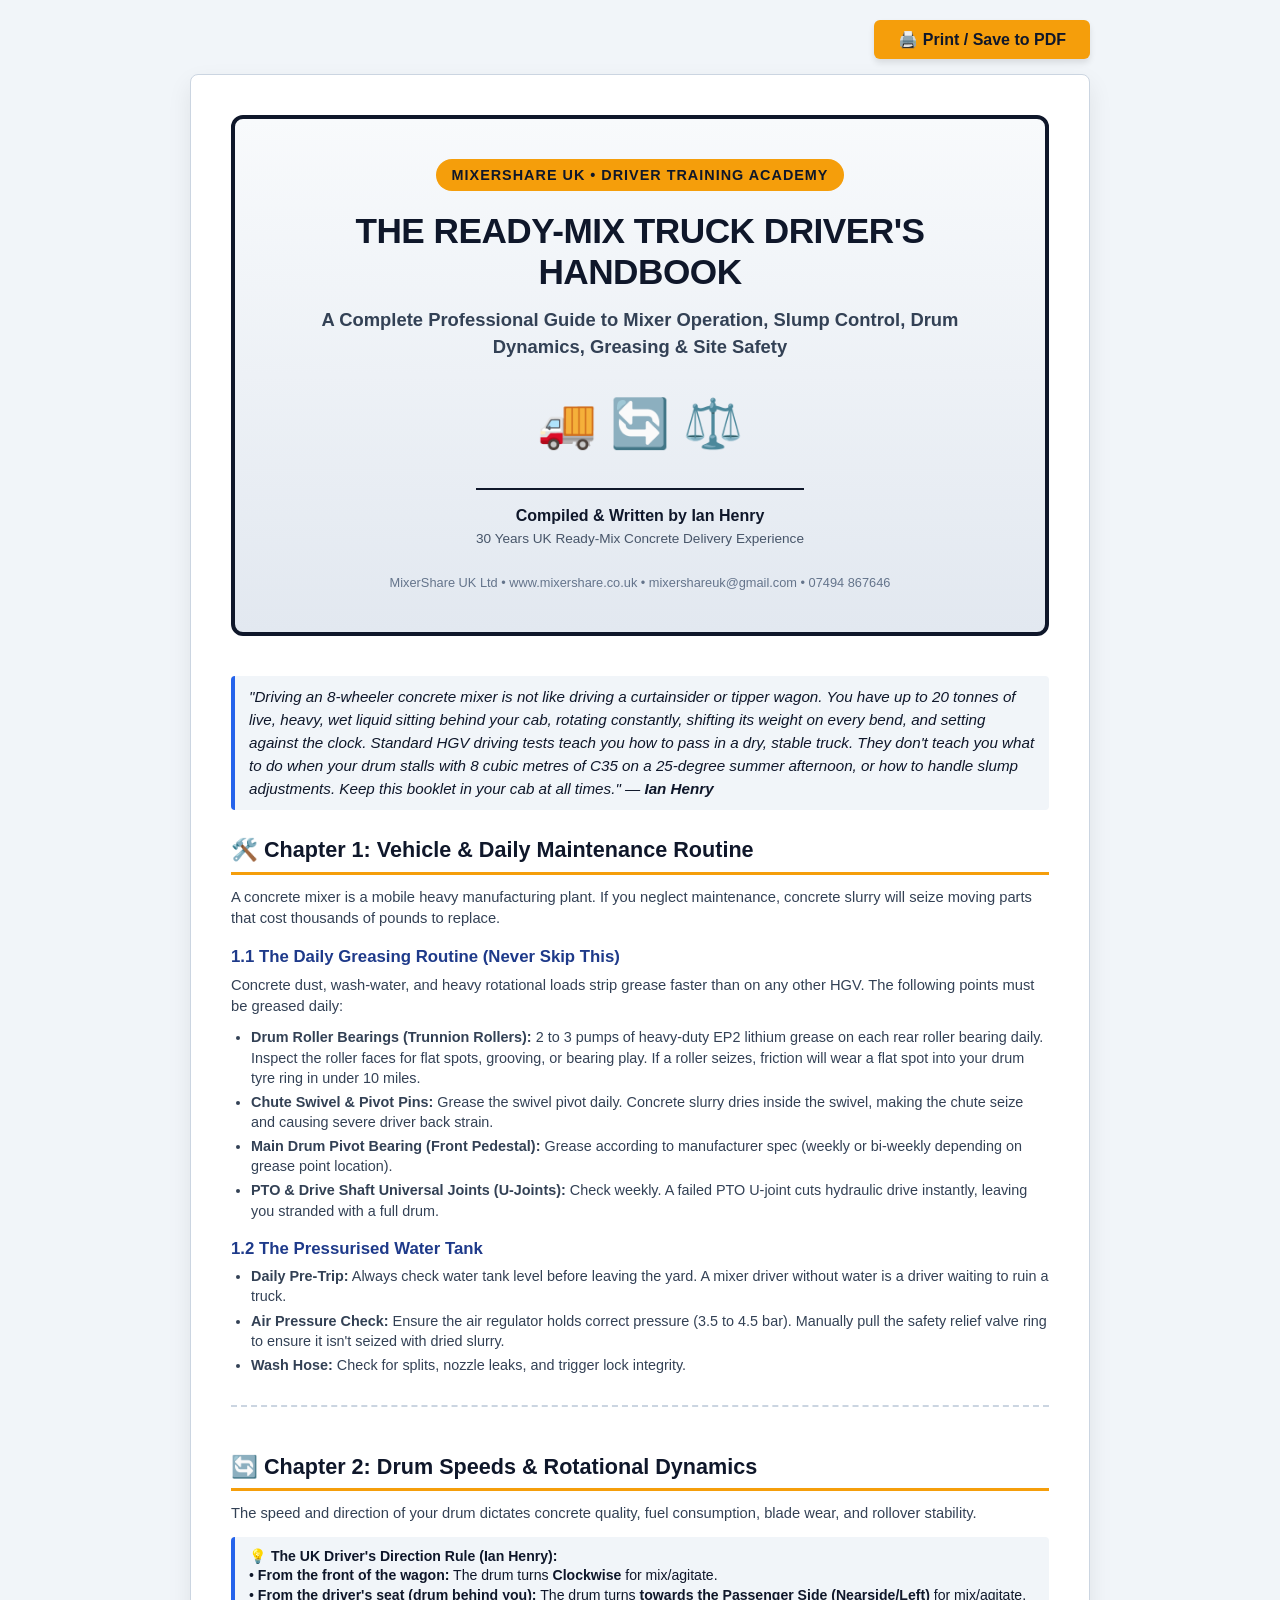
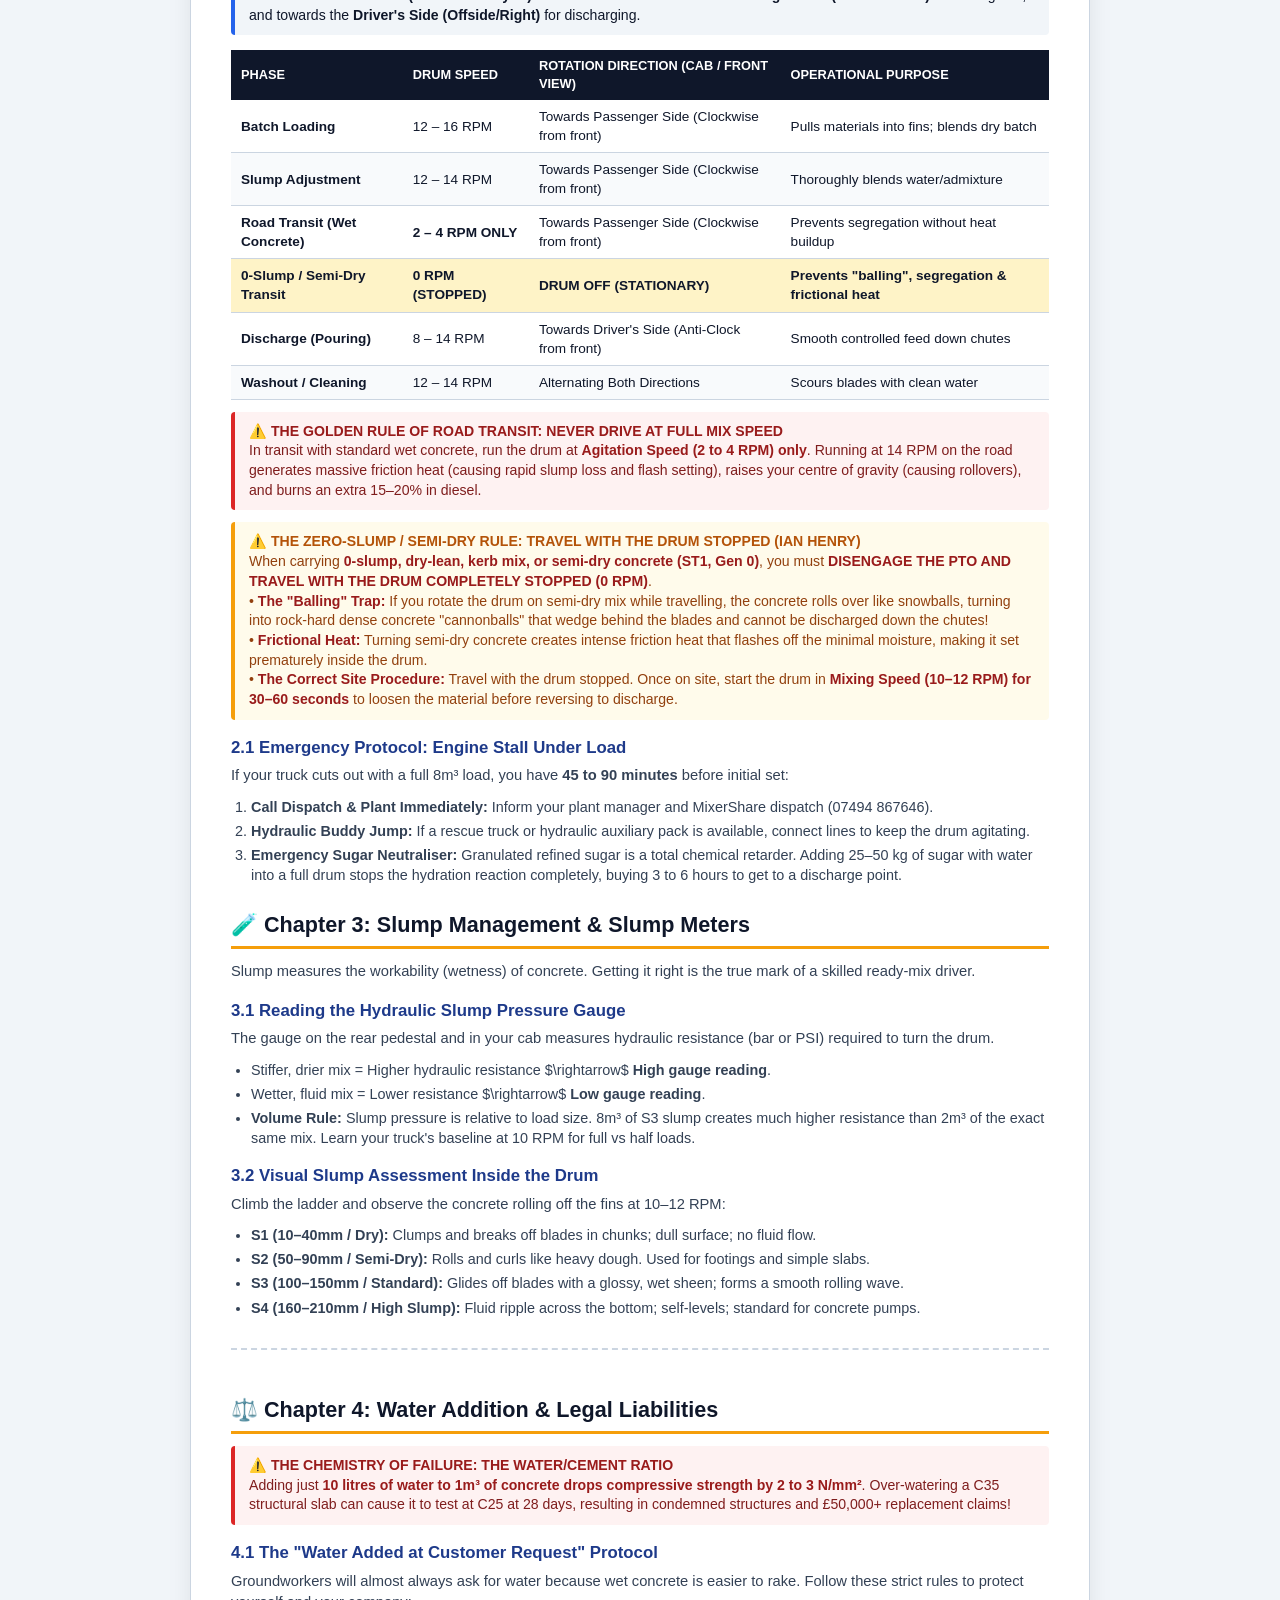
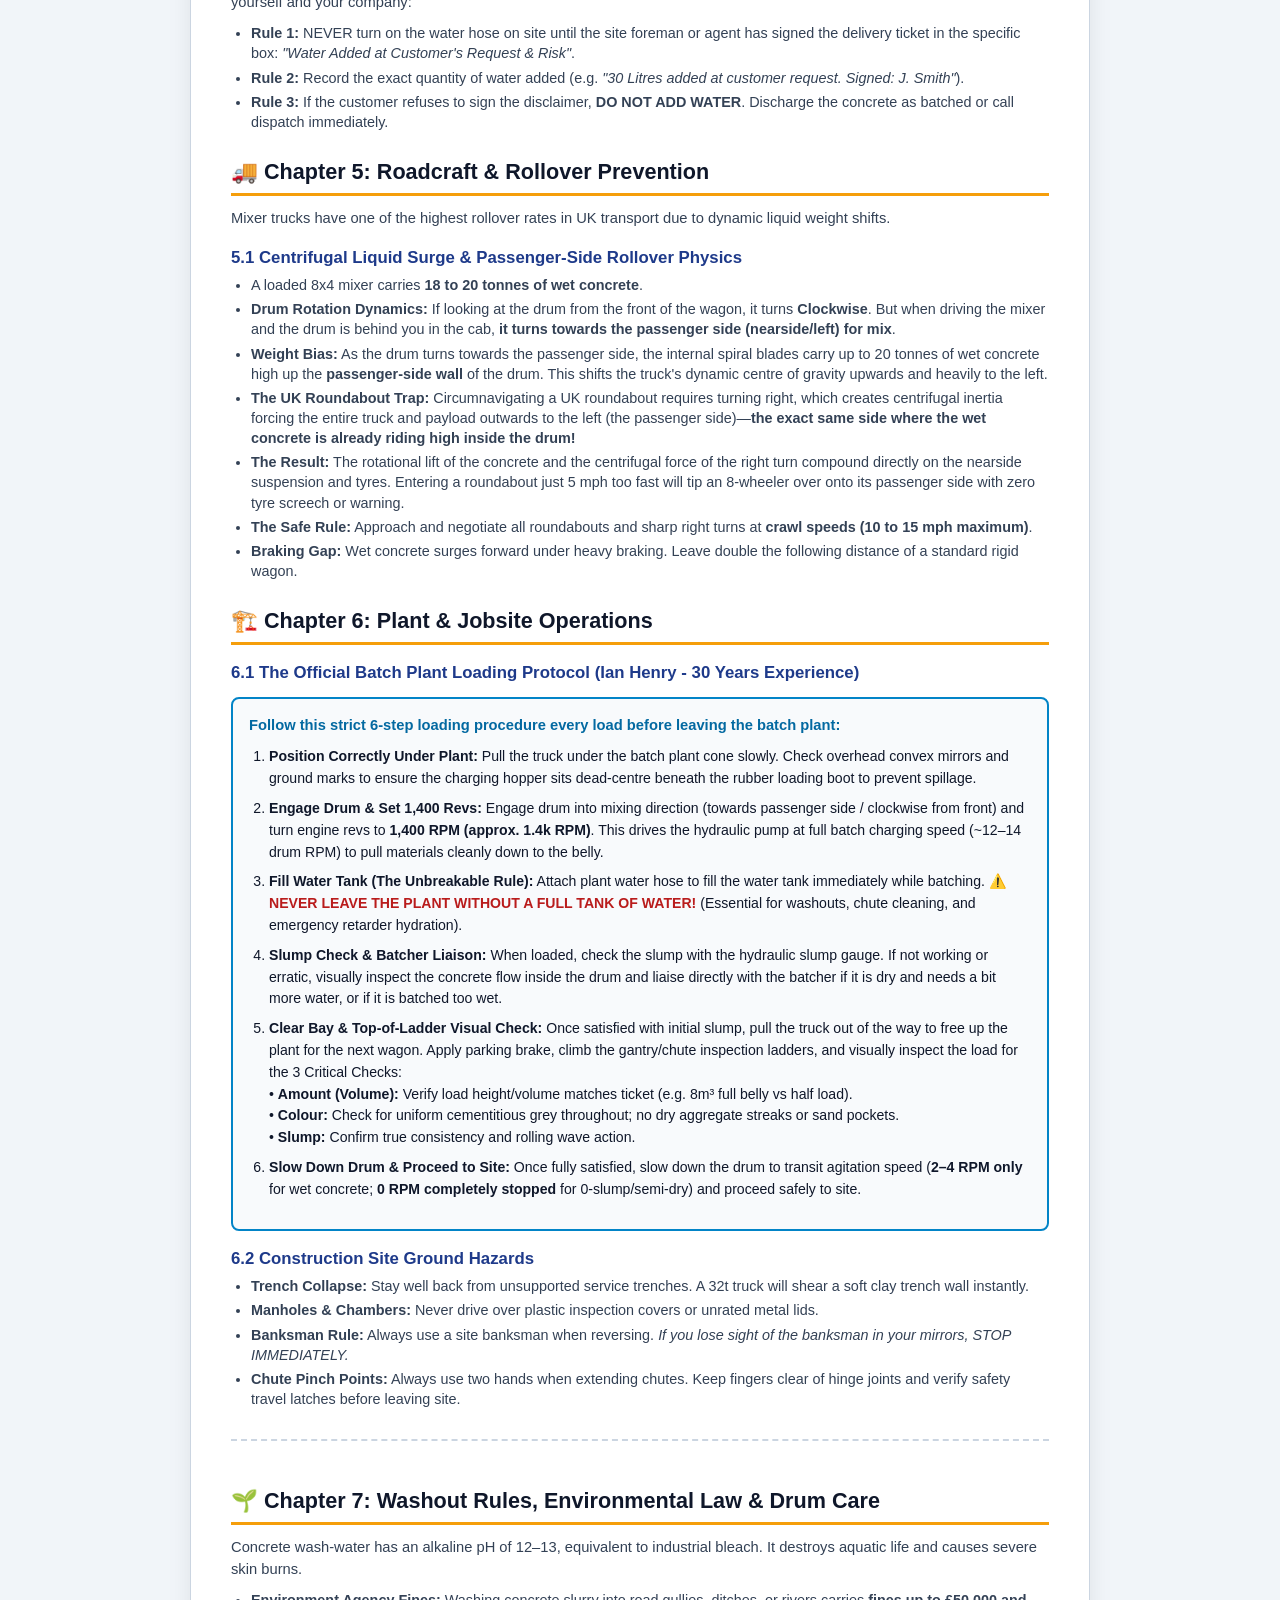
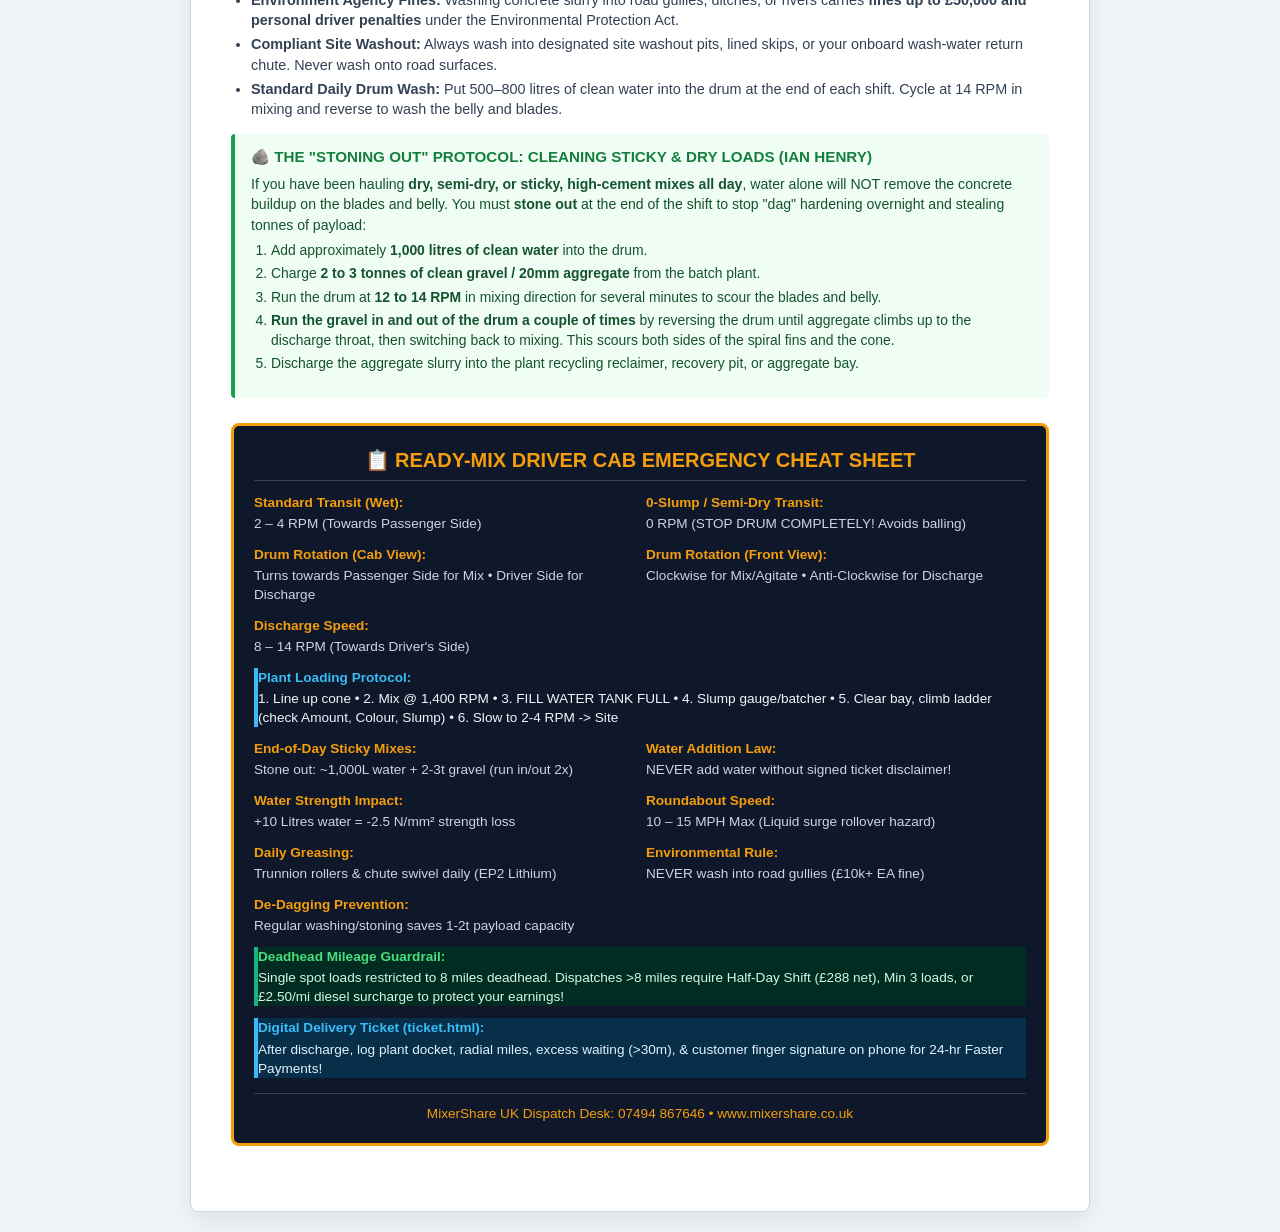
<file: driver_handbook_booklet.html>
<!DOCTYPE html>
<html lang="en-GB">
<head>
  <meta charset="UTF-8">
  <meta name="viewport" content="width=device-width, initial-scale=1.0">
  <title>The Ready-Mix Truck Driver's Handbook - MixerShare UK</title>
  <style>
    @page {
      size: A4;
      margin: 12mm 15mm;
    }
    * {
      box-sizing: border-box;
      margin: 0;
      padding: 0;
      font-family: -apple-system, BlinkMacSystemFont, "Segoe UI", Roboto, Helvetica, Arial, sans-serif;
    }
    body {
      background-color: #f1f5f9;
      color: #0f172a;
      line-height: 1.4;
      padding: 20px;
    }
    .print-bar {
      max-width: 900px;
      margin: 0 auto 15px auto;
      text-align: right;
    }
    .print-btn {
      background-color: #f59e0b;
      color: #0f172a;
      font-weight: 800;
      border: none;
      padding: 10px 24px;
      border-radius: 6px;
      cursor: pointer;
      font-size: 1rem;
      box-shadow: 0 4px 6px rgba(0,0,0,0.1);
    }
    .booklet-container {
      max-width: 900px;
      margin: 0 auto;
      background: #fff;
      border: 1px solid #cbd5e1;
      border-radius: 8px;
      box-shadow: 0 10px 25px rgba(0,0,0,0.08);
      padding: 40px;
    }
    .page-break {
      page-break-before: always;
      margin-top: 30px;
      padding-top: 20px;
      border-top: 2px dashed #cbd5e1;
    }
    @media print {
      body { background: #fff; padding: 0; }
      .print-bar { display: none; }
      .booklet-container { border: none; box-shadow: none; padding: 0; }
      .page-break { border-top: none; margin-top: 0; padding-top: 0; }
    }
    /* Cover Page */
    .cover-page {
      text-align: center;
      padding: 40px 20px;
      border: 4px solid #0f172a;
      border-radius: 12px;
      margin-bottom: 40px;
      background: linear-gradient(180deg, #f8fafc 0%, #e2e8f0 100%);
    }
    .cover-badge {
      display: inline-block;
      background: #f59e0b;
      color: #0f172a;
      font-weight: 800;
      padding: 6px 16px;
      border-radius: 20px;
      font-size: 0.9rem;
      text-transform: uppercase;
      letter-spacing: 1px;
      margin-bottom: 20px;
    }
    .cover-title {
      font-size: 2.2rem;
      font-weight: 900;
      color: #0f172a;
      line-height: 1.15;
      margin-bottom: 15px;
      letter-spacing: -0.5px;
    }
    .cover-subtitle {
      font-size: 1.15rem;
      color: #334155;
      font-weight: 600;
      max-width: 650px;
      margin: 0 auto 30px auto;
    }
    .cover-author {
      font-size: 1rem;
      color: #0f172a;
      font-weight: 700;
      border-top: 2px solid #0f172a;
      display: inline-block;
      padding-top: 15px;
      margin-top: 10px;
    }
    /* Typography */
    h2.chapter-title {
      font-size: 1.35rem;
      color: #0f172a;
      border-bottom: 3px solid #f59e0b;
      padding-bottom: 6px;
      margin: 25px 0 12px 0;
      display: flex;
      align-items: center;
      gap: 8px;
    }
    h3.sub-title {
      font-size: 1.05rem;
      color: #1e3a8a;
      margin: 16px 0 6px 0;
    }
    p {
      margin-bottom: 10px;
      font-size: 0.92rem;
      color: #334155;
      line-height: 1.45;
    }
    ul, ol {
      margin: 0 0 12px 20px;
      font-size: 0.9rem;
      color: #334155;
    }
    li {
      margin-bottom: 4px;
    }
    /* Callout Boxes */
    .callout-box {
      background: #f1f5f9;
      border-left: 4px solid #2563eb;
      padding: 10px 14px;
      border-radius: 4px;
      margin: 12px 0;
      font-size: 0.88rem;
    }
    .warning-box {
      background: #fef2f2;
      border-left: 4px solid #dc2626;
      padding: 10px 14px;
      border-radius: 4px;
      margin: 12px 0;
      font-size: 0.88rem;
      color: #7f1d1d;
    }
    .warning-box strong {
      color: #991b1b;
    }
    .tip-box {
      background: #f0fdf4;
      border-left: 4px solid #16a34a;
      padding: 10px 14px;
      border-radius: 4px;
      margin: 12px 0;
      font-size: 0.88rem;
      color: #14532d;
    }
    /* Tables */
    .table-custom {
      width: 100%;
      border-collapse: collapse;
      margin: 12px 0;
      font-size: 0.85rem;
    }
    .table-custom th {
      background: #0f172a;
      color: #fff;
      padding: 7px 10px;
      text-align: left;
      font-size: 0.8rem;
      text-transform: uppercase;
    }
    .table-custom td {
      padding: 7px 10px;
      border-bottom: 1px solid #cbd5e1;
    }
    .table-custom tr:nth-child(even) {
      background: #f8fafc;
    }
    /* Cheat Sheet Card */
    .cheat-card {
      background: #0f172a;
      color: #fff;
      border: 3px solid #f59e0b;
      border-radius: 8px;
      padding: 20px;
      margin: 25px 0;
    }
    .cheat-card h3 {
      color: #f59e0b;
      font-size: 1.25rem;
      margin-bottom: 12px;
      text-align: center;
      border-bottom: 1px solid #334155;
      padding-bottom: 6px;
    }
    .cheat-grid {
      display: grid;
      grid-template-columns: 1fr 1fr;
      gap: 12px;
      font-size: 0.85rem;
    }
    .cheat-item strong {
      color: #f59e0b;
      display: block;
      margin-bottom: 2px;
    }
    .cheat-item span {
      color: #cbd5e1;
    }
  </style>
</head>
<body>

  <div class="print-bar">
    <button class="print-btn" onclick="window.print()">🖨️ Print / Save to PDF</button>
  </div>

  <div class="booklet-container">

    <!-- COVER PAGE -->
    <div class="cover-page">
      <div class="cover-badge">MixerShare UK • Driver Training Academy</div>
      <h1 class="cover-title">THE READY-MIX TRUCK DRIVER'S HANDBOOK</h1>
      <p class="cover-subtitle">A Complete Professional Guide to Mixer Operation, Slump Control, Drum Dynamics, Greasing & Site Safety</p>
      
      <div style="margin: 20px 0;">
        <span style="font-size:3rem;">🚚 🔄 ⚖️</span>
      </div>

      <div class="cover-author">
        Compiled & Written by <strong>Ian Henry</strong><br>
        <span style="font-size:0.85rem; color:#475569; font-weight:normal;">30 Years UK Ready-Mix Concrete Delivery Experience</span>
      </div>

      <div style="margin-top:25px; font-size:0.8rem; color:#64748b;">
        MixerShare UK Ltd • www.mixershare.co.uk • mixershareuk@gmail.com • 07494 867646
      </div>
    </div>

    <!-- FOREWORD -->
    <div class="callout-box" style="font-style:italic; font-size:0.95rem; line-height:1.5;">
      "Driving an 8-wheeler concrete mixer is not like driving a curtainsider or tipper wagon. You have up to 20 tonnes of live, heavy, wet liquid sitting behind your cab, rotating constantly, shifting its weight on every bend, and setting against the clock. Standard HGV driving tests teach you how to pass in a dry, stable truck. They don't teach you what to do when your drum stalls with 8 cubic metres of C35 on a 25-degree summer afternoon, or how to handle slump adjustments. Keep this booklet in your cab at all times." — <strong>Ian Henry</strong>
    </div>

    <!-- CHAPTER 1 -->
    <h2 class="chapter-title">🛠️ Chapter 1: Vehicle & Daily Maintenance Routine</h2>
    <p>A concrete mixer is a mobile heavy manufacturing plant. If you neglect maintenance, concrete slurry will seize moving parts that cost thousands of pounds to replace.</p>

    <h3 class="sub-title">1.1 The Daily Greasing Routine (Never Skip This)</h3>
    <p>Concrete dust, wash-water, and heavy rotational loads strip grease faster than on any other HGV. The following points must be greased daily:</p>
    <ul>
      <li><strong>Drum Roller Bearings (Trunnion Rollers):</strong> 2 to 3 pumps of heavy-duty EP2 lithium grease on each rear roller bearing daily. Inspect the roller faces for flat spots, grooving, or bearing play. If a roller seizes, friction will wear a flat spot into your drum tyre ring in under 10 miles.</li>
      <li><strong>Chute Swivel & Pivot Pins:</strong> Grease the swivel pivot daily. Concrete slurry dries inside the swivel, making the chute seize and causing severe driver back strain.</li>
      <li><strong>Main Drum Pivot Bearing (Front Pedestal):</strong> Grease according to manufacturer spec (weekly or bi-weekly depending on grease point location).</li>
      <li><strong>PTO & Drive Shaft Universal Joints (U-Joints):</strong> Check weekly. A failed PTO U-joint cuts hydraulic drive instantly, leaving you stranded with a full drum.</li>
    </ul>

    <h3 class="sub-title">1.2 The Pressurised Water Tank</h3>
    <ul>
      <li><strong>Daily Pre-Trip:</strong> Always check water tank level before leaving the yard. A mixer driver without water is a driver waiting to ruin a truck.</li>
      <li><strong>Air Pressure Check:</strong> Ensure the air regulator holds correct pressure (3.5 to 4.5 bar). Manually pull the safety relief valve ring to ensure it isn't seized with dried slurry.</li>
      <li><strong>Wash Hose:</strong> Check for splits, nozzle leaks, and trigger lock integrity.</li>
    </ul>

    <!-- CHAPTER 2 -->
    <div class="page-break"></div>
    <h2 class="chapter-title">🔄 Chapter 2: Drum Speeds & Rotational Dynamics</h2>
    <p>The speed and direction of your drum dictates concrete quality, fuel consumption, blade wear, and rollover stability.</p>

    <div class="callout-box" style="margin-bottom:15px;">
      <strong>💡 The UK Driver's Direction Rule (Ian Henry):</strong><br>
      • <strong>From the front of the wagon:</strong> The drum turns <strong>Clockwise</strong> for mix/agitate.<br>
      • <strong>From the driver's seat (drum behind you):</strong> The drum turns <strong>towards the Passenger Side (Nearside/Left)</strong> for mix/agitate, and towards the <strong>Driver's Side (Offside/Right)</strong> for discharging.
    </div>

    <table class="table-custom">
      <thead>
        <tr>
          <th>Phase</th>
          <th>Drum Speed</th>
          <th>Rotation Direction (Cab / Front View)</th>
          <th>Operational Purpose</th>
        </tr>
      </thead>
      <tbody>
        <tr>
          <td><strong>Batch Loading</strong></td>
          <td>12 – 16 RPM</td>
          <td>Towards Passenger Side (Clockwise from front)</td>
          <td>Pulls materials into fins; blends dry batch</td>
        </tr>
        <tr>
          <td><strong>Slump Adjustment</strong></td>
          <td>12 – 14 RPM</td>
          <td>Towards Passenger Side (Clockwise from front)</td>
          <td>Thoroughly blends water/admixture</td>
        </tr>
        <tr>
          <td><strong>Road Transit (Wet Concrete)</strong></td>
          <td><strong>2 – 4 RPM ONLY</strong></td>
          <td>Towards Passenger Side (Clockwise from front)</td>
          <td>Prevents segregation without heat buildup</td>
        </tr>
        <tr style="background:#fef3c7;">
          <td><strong>0-Slump / Semi-Dry Transit</strong></td>
          <td><strong>0 RPM (STOPPED)</strong></td>
          <td><strong>DRUM OFF (STATIONARY)</strong></td>
          <td><strong>Prevents "balling", segregation & frictional heat</strong></td>
        </tr>
        <tr>
          <td><strong>Discharge (Pouring)</strong></td>
          <td>8 – 14 RPM</td>
          <td>Towards Driver's Side (Anti-Clock from front)</td>
          <td>Smooth controlled feed down chutes</td>
        </tr>
        <tr>
          <td><strong>Washout / Cleaning</strong></td>
          <td>12 – 14 RPM</td>
          <td>Alternating Both Directions</td>
          <td>Scours blades with clean water</td>
        </tr>
      </tbody>
    </table>

    <div class="warning-box">
      <strong>⚠️ THE GOLDEN RULE OF ROAD TRANSIT: NEVER DRIVE AT FULL MIX SPEED</strong><br>
      In transit with standard wet concrete, run the drum at <strong>Agitation Speed (2 to 4 RPM) only</strong>. Running at 14 RPM on the road generates massive friction heat (causing rapid slump loss and flash setting), raises your centre of gravity (causing rollovers), and burns an extra 15–20% in diesel.
    </div>

    <div class="warning-box" style="background:#fffbeb; border-left:4px solid #f59e0b; color:#92400e;">
      <strong style="color:#b45309;">⚠️ THE ZERO-SLUMP / SEMI-DRY RULE: TRAVEL WITH THE DRUM STOPPED (IAN HENRY)</strong><br>
      When carrying <strong>0-slump, dry-lean, kerb mix, or semi-dry concrete (ST1, Gen 0)</strong>, you must <strong>DISENGAGE THE PTO AND TRAVEL WITH THE DRUM COMPLETELY STOPPED (0 RPM)</strong>.<br>
      • <strong>The "Balling" Trap:</strong> If you rotate the drum on semi-dry mix while travelling, the concrete rolls over like snowballs, turning into rock-hard dense concrete "cannonballs" that wedge behind the blades and cannot be discharged down the chutes!<br>
      • <strong>Frictional Heat:</strong> Turning semi-dry concrete creates intense friction heat that flashes off the minimal moisture, making it set prematurely inside the drum.<br>
      • <strong>The Correct Site Procedure:</strong> Travel with the drum stopped. Once on site, start the drum in <strong>Mixing Speed (10–12 RPM) for 30–60 seconds</strong> to loosen the material before reversing to discharge.
    </div>

    <h3 class="sub-title">2.1 Emergency Protocol: Engine Stall Under Load</h3>
    <p>If your truck cuts out with a full 8m³ load, you have <strong>45 to 90 minutes</strong> before initial set:</p>
    <ol>
      <li><strong>Call Dispatch & Plant Immediately:</strong> Inform your plant manager and MixerShare dispatch (07494 867646).</li>
      <li><strong>Hydraulic Buddy Jump:</strong> If a rescue truck or hydraulic auxiliary pack is available, connect lines to keep the drum agitating.</li>
      <li><strong>Emergency Sugar Neutraliser:</strong> Granulated refined sugar is a total chemical retarder. Adding 25–50 kg of sugar with water into a full drum stops the hydration reaction completely, buying 3 to 6 hours to get to a discharge point.</li>
    </ol>

    <!-- CHAPTER 3 -->
    <h2 class="chapter-title">🧪 Chapter 3: Slump Management & Slump Meters</h2>
    <p>Slump measures the workability (wetness) of concrete. Getting it right is the true mark of a skilled ready-mix driver.</p>

    <h3 class="sub-title">3.1 Reading the Hydraulic Slump Pressure Gauge</h3>
    <p>The gauge on the rear pedestal and in your cab measures hydraulic resistance (bar or PSI) required to turn the drum.</p>
    <ul>
      <li>Stiffer, drier mix = Higher hydraulic resistance $\rightarrow$ <strong>High gauge reading</strong>.</li>
      <li>Wetter, fluid mix = Lower resistance $\rightarrow$ <strong>Low gauge reading</strong>.</li>
      <li><strong>Volume Rule:</strong> Slump pressure is relative to load size. 8m³ of S3 slump creates much higher resistance than 2m³ of the exact same mix. Learn your truck's baseline at 10 RPM for full vs half loads.</li>
    </ul>

    <h3 class="sub-title">3.2 Visual Slump Assessment Inside the Drum</h3>
    <p>Climb the ladder and observe the concrete rolling off the fins at 10–12 RPM:</p>
    <ul>
      <li><strong>S1 (10–40mm / Dry):</strong> Clumps and breaks off blades in chunks; dull surface; no fluid flow.</li>
      <li><strong>S2 (50–90mm / Semi-Dry):</strong> Rolls and curls like heavy dough. Used for footings and simple slabs.</li>
      <li><strong>S3 (100–150mm / Standard):</strong> Glides off blades with a glossy, wet sheen; forms a smooth rolling wave.</li>
      <li><strong>S4 (160–210mm / High Slump):</strong> Fluid ripple across the bottom; self-levels; standard for concrete pumps.</li>
    </ul>

    <!-- CHAPTER 4 -->
    <div class="page-break"></div>
    <h2 class="chapter-title">⚖️ Chapter 4: Water Addition & Legal Liabilities</h2>
    <div class="warning-box">
      <strong>⚠️ THE CHEMISTRY OF FAILURE: THE WATER/CEMENT RATIO</strong><br>
      Adding just <strong>10 litres of water to 1m³ of concrete drops compressive strength by 2 to 3 N/mm²</strong>. Over-watering a C35 structural slab can cause it to test at C25 at 28 days, resulting in condemned structures and £50,000+ replacement claims!
    </div>

    <h3 class="sub-title">4.1 The "Water Added at Customer Request" Protocol</h3>
    <p>Groundworkers will almost always ask for water because wet concrete is easier to rake. Follow these strict rules to protect yourself and your company:</p>
    <ul>
      <li><strong>Rule 1:</strong> NEVER turn on the water hose on site until the site foreman or agent has signed the delivery ticket in the specific box: <em>"Water Added at Customer's Request & Risk"</em>.</li>
      <li><strong>Rule 2:</strong> Record the exact quantity of water added (e.g. <em>"30 Litres added at customer request. Signed: J. Smith"</em>).</li>
      <li><strong>Rule 3:</strong> If the customer refuses to sign the disclaimer, <strong>DO NOT ADD WATER</strong>. Discharge the concrete as batched or call dispatch immediately.</li>
    </ul>

    <!-- CHAPTER 5 -->
    <h2 class="chapter-title">🚚 Chapter 5: Roadcraft & Rollover Prevention</h2>
    <p>Mixer trucks have one of the highest rollover rates in UK transport due to dynamic liquid weight shifts.</p>

    <h3 class="sub-title">5.1 Centrifugal Liquid Surge & Passenger-Side Rollover Physics</h3>
    <ul>
      <li>A loaded 8x4 mixer carries <strong>18 to 20 tonnes of wet concrete</strong>.</li>
      <li><strong>Drum Rotation Dynamics:</strong> If looking at the drum from the front of the wagon, it turns <strong>Clockwise</strong>. But when driving the mixer and the drum is behind you in the cab, <strong>it turns towards the passenger side (nearside/left) for mix</strong>.</li>
      <li><strong>Weight Bias:</strong> As the drum turns towards the passenger side, the internal spiral blades carry up to 20 tonnes of wet concrete high up the <strong>passenger-side wall</strong> of the drum. This shifts the truck's dynamic centre of gravity upwards and heavily to the left.</li>
      <li><strong>The UK Roundabout Trap:</strong> Circumnavigating a UK roundabout requires turning right, which creates centrifugal inertia forcing the entire truck and payload outwards to the left (the passenger side)—<strong>the exact same side where the wet concrete is already riding high inside the drum!</strong></li>
      <li><strong>The Result:</strong> The rotational lift of the concrete and the centrifugal force of the right turn compound directly on the nearside suspension and tyres. Entering a roundabout just 5 mph too fast will tip an 8-wheeler over onto its passenger side with zero tyre screech or warning.</li>
      <li><strong>The Safe Rule:</strong> Approach and negotiate all roundabouts and sharp right turns at <strong>crawl speeds (10 to 15 mph maximum)</strong>.</li>
      <li><strong>Braking Gap:</strong> Wet concrete surges forward under heavy braking. Leave double the following distance of a standard rigid wagon.</li>
    </ul>

    <!-- CHAPTER 6 -->
    <h2 class="chapter-title">🏗️ Chapter 6: Plant & Jobsite Operations</h2>
    <h3 class="sub-title">6.1 The Official Batch Plant Loading Protocol (Ian Henry - 30 Years Experience)</h3>
    <div style="background:#f8fafc; border:2px solid #0284c7; border-radius:8px; padding:16px; margin:12px 0;">
      <p style="margin:0 0 10px 0; font-size:0.92rem; color:#0369a1; font-weight:700;">Follow this strict 6-step loading procedure every load before leaving the batch plant:</p>
      <ol style="margin-left:20px; font-size:0.88rem; line-height:1.55; color:#0f172a;">
        <li style="margin-bottom:8px;"><strong>Position Correctly Under Plant:</strong> Pull the truck under the batch plant cone slowly. Check overhead convex mirrors and ground marks to ensure the charging hopper sits dead-centre beneath the rubber loading boot to prevent spillage.</li>
        <li style="margin-bottom:8px;"><strong>Engage Drum &amp; Set 1,400 Revs:</strong> Engage drum into mixing direction (towards passenger side / clockwise from front) and turn engine revs to <strong>1,400 RPM (approx. 1.4k RPM)</strong>. This drives the hydraulic pump at full batch charging speed (~12–14 drum RPM) to pull materials cleanly down to the belly.</li>
        <li style="margin-bottom:8px;"><strong>Fill Water Tank (The Unbreakable Rule):</strong> Attach plant water hose to fill the water tank immediately while batching. <strong style="color:#b91c1c;">⚠️ NEVER LEAVE THE PLANT WITHOUT A FULL TANK OF WATER!</strong> (Essential for washouts, chute cleaning, and emergency retarder hydration).</li>
        <li style="margin-bottom:8px;"><strong>Slump Check &amp; Batcher Liaison:</strong> When loaded, check the slump with the hydraulic slump gauge. If not working or erratic, visually inspect the concrete flow inside the drum and liaise directly with the batcher if it is dry and needs a bit more water, or if it is batched too wet.</li>
        <li style="margin-bottom:8px;"><strong>Clear Bay &amp; Top-of-Ladder Visual Check:</strong> Once satisfied with initial slump, pull the truck out of the way to free up the plant for the next wagon. Apply parking brake, climb the gantry/chute inspection ladders, and visually inspect the load for the 3 Critical Checks:
          <br>• <strong>Amount (Volume):</strong> Verify load height/volume matches ticket (e.g. 8m³ full belly vs half load).
          <br>• <strong>Colour:</strong> Check for uniform cementitious grey throughout; no dry aggregate streaks or sand pockets.
          <br>• <strong>Slump:</strong> Confirm true consistency and rolling wave action.
        </li>
        <li><strong>Slow Down Drum &amp; Proceed to Site:</strong> Once fully satisfied, slow down the drum to transit agitation speed (<strong>2–4 RPM only</strong> for wet concrete; <strong>0 RPM completely stopped</strong> for 0-slump/semi-dry) and proceed safely to site.</li>
      </ol>
    </div>

    <h3 class="sub-title">6.2 Construction Site Ground Hazards</h3>
    <ul>
      <li><strong>Trench Collapse:</strong> Stay well back from unsupported service trenches. A 32t truck will shear a soft clay trench wall instantly.</li>
      <li><strong>Manholes & Chambers:</strong> Never drive over plastic inspection covers or unrated metal lids.</li>
      <li><strong>Banksman Rule:</strong> Always use a site banksman when reversing. <em>If you lose sight of the banksman in your mirrors, STOP IMMEDIATELY.</em></li>
      <li><strong>Chute Pinch Points:</strong> Always use two hands when extending chutes. Keep fingers clear of hinge joints and verify safety travel latches before leaving site.</li>
    </ul>

    <!-- CHAPTER 7 -->
    <div class="page-break"></div>
    <h2 class="chapter-title">🌱 Chapter 7: Washout Rules, Environmental Law & Drum Care</h2>
    <p>Concrete wash-water has an alkaline pH of 12–13, equivalent to industrial bleach. It destroys aquatic life and causes severe skin burns.</p>
    <ul>
      <li><strong>Environment Agency Fines:</strong> Washing concrete slurry into road gullies, ditches, or rivers carries <strong>fines up to £50,000 and personal driver penalties</strong> under the Environmental Protection Act.</li>
      <li><strong>Compliant Site Washout:</strong> Always wash into designated site washout pits, lined skips, or your onboard wash-water return chute. Never wash onto road surfaces.</li>
      <li><strong>Standard Daily Drum Wash:</strong> Put 500–800 litres of clean water into the drum at the end of each shift. Cycle at 14 RPM in mixing and reverse to wash the belly and blades.</li>
    </ul>

    <div class="tip-box" style="margin-top:15px; border-left:4px solid #16a34a; background:#f0fdf4; padding:12px 16px;">
      <strong style="color:#15803d; font-size:0.95rem;">🪨 THE "STONING OUT" PROTOCOL: CLEANING STICKY & DRY LOADS (IAN HENRY)</strong><br>
      <p style="margin:6px 0; color:#14532d; font-size:0.88rem;">If you have been hauling <strong>dry, semi-dry, or sticky, high-cement mixes all day</strong>, water alone will NOT remove the concrete buildup on the blades and belly. You must <strong>stone out</strong> at the end of the shift to stop "dag" hardening overnight and stealing tonnes of payload:</p>
      <ol style="margin-left:20px; color:#14532d; font-size:0.87rem;">
        <li>Add approximately <strong>1,000 litres of clean water</strong> into the drum.</li>
        <li>Charge <strong>2 to 3 tonnes of clean gravel / 20mm aggregate</strong> from the batch plant.</li>
        <li>Run the drum at <strong>12 to 14 RPM</strong> in mixing direction for several minutes to scour the blades and belly.</li>
        <li><strong>Run the gravel in and out of the drum a couple of times</strong> by reversing the drum until aggregate climbs up to the discharge throat, then switching back to mixing. This scours both sides of the spiral fins and the cone.</li>
        <li>Discharge the aggregate slurry into the plant recycling reclaimer, recovery pit, or aggregate bay.</li>
      </ol>
    </div>

    <!-- QUICK REFERENCE CAB CHEAT SHEET -->
    <div class="cheat-card">
      <h3>📋 READY-MIX DRIVER CAB EMERGENCY CHEAT SHEET</h3>
      <div class="cheat-grid">
        <div class="cheat-item">
          <strong>Standard Transit (Wet):</strong>
          <span>2 – 4 RPM (Towards Passenger Side)</span>
        </div>
        <div class="cheat-item">
          <strong>0-Slump / Semi-Dry Transit:</strong>
          <span>0 RPM (STOP DRUM COMPLETELY! Avoids balling)</span>
        </div>
        <div class="cheat-item">
          <strong>Drum Rotation (Cab View):</strong>
          <span>Turns towards Passenger Side for Mix • Driver Side for Discharge</span>
        </div>
        <div class="cheat-item">
          <strong>Drum Rotation (Front View):</strong>
          <span>Clockwise for Mix/Agitate • Anti-Clockwise for Discharge</span>
        </div>
        <div class="cheat-item">
          <strong>Discharge Speed:</strong>
          <span>8 – 14 RPM (Towards Driver's Side)</span>
        </div>
        <div class="cheat-item" style="grid-column: span 2; background:#0f172a; border-left:4px solid #38bdf8;">
          <strong style="color:#38bdf8;">Plant Loading Protocol:</strong>
          <span style="color:#f1f5f9;">1. Line up cone • 2. Mix @ 1,400 RPM • 3. FILL WATER TANK FULL • 4. Slump gauge/batcher • 5. Clear bay, climb ladder (check Amount, Colour, Slump) • 6. Slow to 2-4 RPM -> Site</span>
        </div>
        <div class="cheat-item">
          <strong>End-of-Day Sticky Mixes:</strong>
          <span>Stone out: ~1,000L water + 2-3t gravel (run in/out 2x)</span>
        </div>
        <div class="cheat-item">
          <strong>Water Addition Law:</strong>
          <span>NEVER add water without signed ticket disclaimer!</span>
        </div>
        <div class="cheat-item">
          <strong>Water Strength Impact:</strong>
          <span>+10 Litres water = -2.5 N/mm² strength loss</span>
        </div>
        <div class="cheat-item">
          <strong>Roundabout Speed:</strong>
          <span>10 – 15 MPH Max (Liquid surge rollover hazard)</span>
        </div>
        <div class="cheat-item">
          <strong>Daily Greasing:</strong>
          <span>Trunnion rollers & chute swivel daily (EP2 Lithium)</span>
        </div>
        <div class="cheat-item">
          <strong>Environmental Rule:</strong>
          <span>NEVER wash into road gullies (£10k+ EA fine)</span>
        </div>
        <div class="cheat-item">
          <strong>De-Dagging Prevention:</strong>
          <span>Regular washing/stoning saves 1-2t payload capacity</span>
        </div>
        <div class="cheat-item" style="grid-column: span 2; background:#022c22; border-left:4px solid #10b981;">
          <strong style="color:#4ade80;">Deadhead Mileage Guardrail:</strong>
          <span style="color:#d1fae5;">Single spot loads restricted to 8 miles deadhead. Dispatches >8 miles require Half-Day Shift (£288 net), Min 3 loads, or £2.50/mi diesel surcharge to protect your earnings!</span>
        </div>
        <div class="cheat-item" style="grid-column: span 2; background:#082f49; border-left:4px solid #38bdf8;">
          <strong style="color:#38bdf8;">Digital Delivery Ticket (ticket.html):</strong>
          <span style="color:#e0f2fe;">After discharge, log plant docket, radial miles, excess waiting (>30m), & customer finger signature on phone for 24-hr Faster Payments!</span>
        </div>
      </div>
      <div style="text-align:center; margin-top:15px; border-top:1px solid #334155; padding-top:10px; font-size:0.85rem; color:#f59e0b;">
        MixerShare UK Dispatch Desk: 07494 867646 • www.mixershare.co.uk
      </div>
    </div>

  </div>

</body>
</html>
</file>
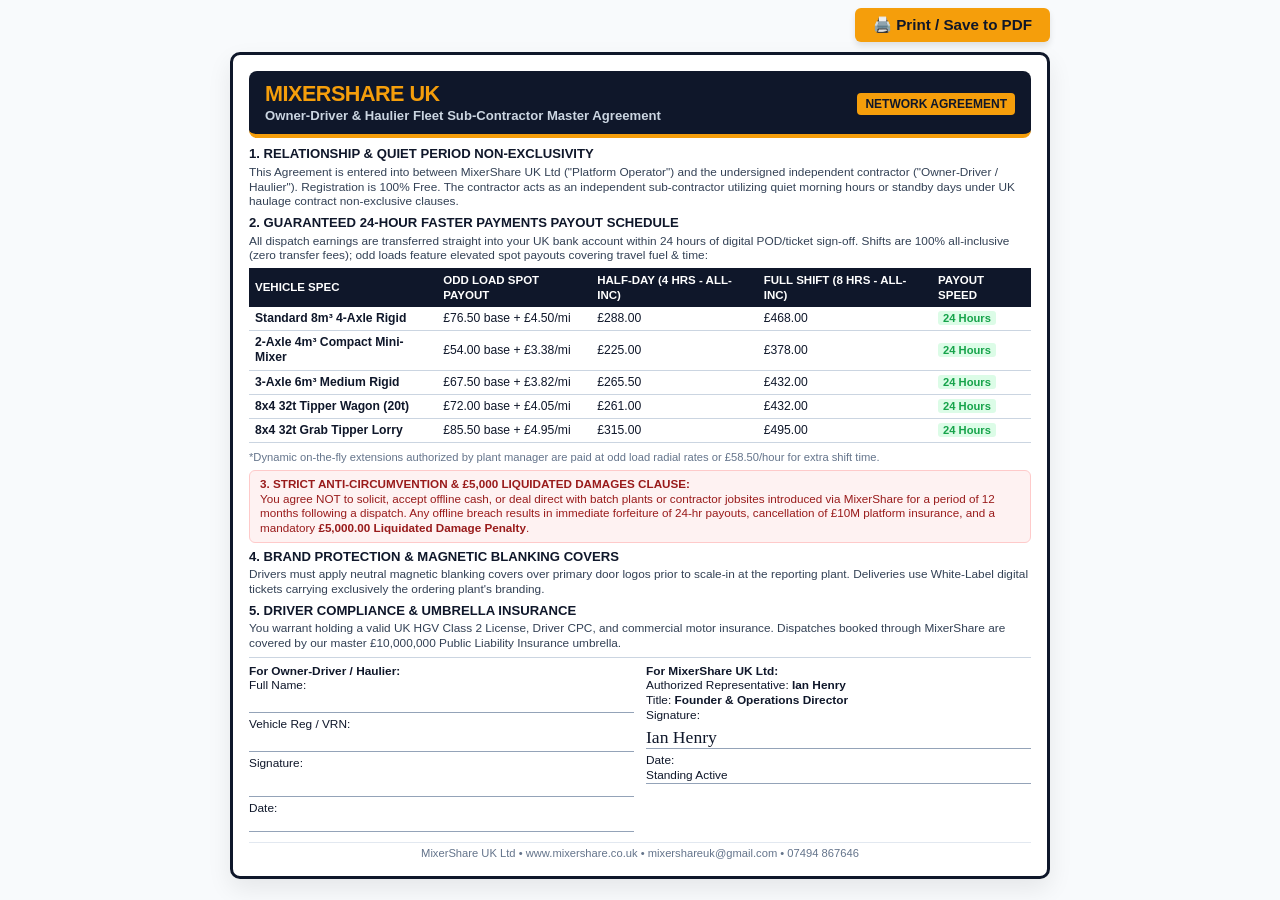
<file: driver_network_agreement.html>
<!DOCTYPE html>
<html lang="en-GB">
<head>
  <meta charset="UTF-8">
  <meta name="viewport" content="width=device-width, initial-scale=1.0">
  <title>MixerShare UK - Owner-Driver Network Agreement</title>
  <style>
    @page {
      size: A4;
      margin: 8mm;
    }
    * {
      box-sizing: border-box;
      margin: 0;
      padding: 0;
      font-family: -apple-system, BlinkMacSystemFont, "Segoe UI", Roboto, Helvetica, Arial, sans-serif;
    }
    body {
      background-color: #f8fafc;
      color: #0f172a;
      line-height: 1.25;
      padding: 8px;
    }
    .print-bar {
      max-width: 820px;
      margin: 0 auto 10px auto;
      text-align: right;
    }
    .print-btn {
      background-color: #f59e0b;
      color: #0f172a;
      font-weight: 800;
      border: none;
      padding: 8px 18px;
      border-radius: 6px;
      cursor: pointer;
      font-size: 0.95rem;
      box-shadow: 0 4px 6px rgba(0,0,0,0.1);
    }
    .sheet-card {
      background: #fff;
      max-width: 820px;
      margin: 0 auto;
      border: 3px solid #0f172a;
      border-radius: 10px;
      padding: 16px;
      box-shadow: 0 10px 25px rgba(0,0,0,0.08);
    }
    .header-banner {
      background: #0f172a;
      color: #fff;
      padding: 10px 16px;
      border-radius: 8px;
      display: flex;
      justify-content: space-between;
      align-items: center;
      margin-bottom: 8px;
      border-bottom: 4px solid #f59e0b;
    }
    .header-banner h1 {
      font-size: 1.35rem;
      color: #f59e0b;
      font-weight: 900;
      letter-spacing: -0.5px;
    }
    .header-banner p {
      font-size: 0.82rem;
      color: #cbd5e1;
      font-weight: 600;
    }
    .clause-box {
      margin-bottom: 6px;
    }
    .clause-title {
      font-size: 0.82rem;
      font-weight: 800;
      color: #0f172a;
      text-transform: uppercase;
      margin-bottom: 2px;
    }
    .clause-text {
      font-size: 0.74rem;
      color: #334155;
      line-height: 1.25;
    }
    .rates-table {
      width: 100%;
      border-collapse: collapse;
      margin: 5px 0 7px 0;
      font-size: 0.76rem;
    }
    .rates-table th {
      background: #0f172a;
      color: #fff;
      padding: 5px 6px;
      text-align: left;
      font-size: 0.72rem;
      text-transform: uppercase;
    }
    .rates-table td {
      padding: 4px 6px;
      border-bottom: 1px solid #cbd5e1;
    }
    .payout-pill {
      background-color: #dcfce7;
      color: #16a34a;
      font-weight: 800;
      padding: 1px 5px;
      border-radius: 3px;
      font-size: 0.7rem;
    }
    .penalty-box {
      background: #fef2f2;
      border: 1.5px solid #fecaca;
      border-radius: 6px;
      padding: 6px 10px;
      margin-bottom: 6px;
      font-size: 0.73rem;
      color: #991b1b;
      line-height: 1.25;
    }
    .sig-section {
      display: grid;
      grid-template-columns: 1fr 1fr;
      gap: 12px;
      border-top: 1.5px solid #cbd5e1;
      padding-top: 6px;
      margin-top: 6px;
    }
    .sig-box {
      font-size: 0.74rem;
    }
    .sig-line {
      border-bottom: 1px solid #94a3b8;
      height: 20px;
      margin-bottom: 4px;
    }
    .footer-line {
      text-align: center;
      font-size: 0.7rem;
      color: #64748b;
      margin-top: 6px;
      border-top: 1px solid #e2e8f0;
      padding-top: 3px;
    }
    @media print {
      body { background: #fff; padding: 0; }
      .print-bar { display: none; }
      .sheet-card { border: none; box-shadow: none; padding: 0; }
    }
  </style>
</head>
<body>

  <div class="print-bar">
    <button class="print-btn" onclick="window.print()">🖨️ Print / Save to PDF</button>
  </div>

  <div class="sheet-card">
    
    <!-- Header -->
    <div class="header-banner">
      <div>
        <h1>MIXERSHARE UK</h1>
        <p>Owner-Driver & Haulier Fleet Sub-Contractor Master Agreement</p>
      </div>
      <div style="text-align:right;">
        <span style="background:#f59e0b; color:#0f172a; font-weight:800; padding:4px 8px; border-radius:4px; font-size:0.75rem;">NETWORK AGREEMENT</span>
      </div>
    </div>

    <div class="clause-box">
      <div class="clause-title">1. Relationship & Quiet Period Non-Exclusivity</div>
      <div class="clause-text">
        This Agreement is entered into between MixerShare UK Ltd ("Platform Operator") and the undersigned independent contractor ("Owner-Driver / Haulier"). Registration is 100% Free. The contractor acts as an independent sub-contractor utilizing quiet morning hours or standby days under UK haulage contract non-exclusive clauses.
      </div>
    </div>

    <div class="clause-box">
      <div class="clause-title">2. Guaranteed 24-Hour Faster Payments Payout Schedule</div>
      <div class="clause-text">
        All dispatch earnings are transferred straight into your UK bank account within 24 hours of digital POD/ticket sign-off. Shifts are 100% all-inclusive (zero transfer fees); odd loads feature elevated spot payouts covering travel fuel & time:
      </div>
      <table class="rates-table">
        <thead>
          <tr>
            <th>Vehicle Spec</th>
            <th>Odd Load Spot Payout</th>
            <th>Half-Day (4 hrs - All-Inc)</th>
            <th>Full Shift (8 hrs - All-Inc)</th>
            <th>Payout Speed</th>
          </tr>
        </thead>
        <tbody>
          <tr>
            <td><strong>Standard 8m³ 4-Axle Rigid</strong></td>
            <td>£76.50 base + £4.50/mi</td>
            <td>£288.00</td>
            <td>£468.00</td>
            <td><span class="payout-pill">24 Hours</span></td>
          </tr>
          <tr>
            <td><strong>2-Axle 4m³ Compact Mini-Mixer</strong></td>
            <td>£54.00 base + £3.38/mi</td>
            <td>£225.00</td>
            <td>£378.00</td>
            <td><span class="payout-pill">24 Hours</span></td>
          </tr>
          <tr>
            <td><strong>3-Axle 6m³ Medium Rigid</strong></td>
            <td>£67.50 base + £3.82/mi</td>
            <td>£265.50</td>
            <td>£432.00</td>
            <td><span class="payout-pill">24 Hours</span></td>
          </tr>
          <tr>
            <td><strong>8x4 32t Tipper Wagon (20t)</strong></td>
            <td>£72.00 base + £4.05/mi</td>
            <td>£261.00</td>
            <td>£432.00</td>
            <td><span class="payout-pill">24 Hours</span></td>
          </tr>
          <tr>
            <td><strong>8x4 32t Grab Tipper Lorry</strong></td>
            <td>£85.50 base + £4.95/mi</td>
            <td>£315.00</td>
            <td>£495.00</td>
            <td><span class="payout-pill">24 Hours</span></td>
          </tr>
        </tbody>
      </table>
      <div class="clause-text" style="font-size:0.7rem; color:#64748b;">
        *Dynamic on-the-fly extensions authorized by plant manager are paid at odd load radial rates or £58.50/hour for extra shift time.
      </div>
    </div>

    <!-- Penalty / Anti-Circumvention Box -->
    <div class="penalty-box">
      <strong>3. STRICT ANTI-CIRCUMVENTION & £5,000 LIQUIDATED DAMAGES CLAUSE:</strong><br>
      You agree NOT to solicit, accept offline cash, or deal direct with batch plants or contractor jobsites introduced via MixerShare for a period of 12 months following a dispatch. Any offline breach results in immediate forfeiture of 24-hr payouts, cancellation of £10M platform insurance, and a mandatory <strong>£5,000.00 Liquidated Damage Penalty</strong>.
    </div>

    <div class="clause-box">
      <div class="clause-title">4. Brand Protection & Magnetic Blanking Covers</div>
      <div class="clause-text">
        Drivers must apply neutral magnetic blanking covers over primary door logos prior to scale-in at the reporting plant. Deliveries use White-Label digital tickets carrying exclusively the ordering plant's branding.
      </div>
    </div>

    <div class="clause-box">
      <div class="clause-title">5. Driver Compliance & Umbrella Insurance</div>
      <div class="clause-text">
        You warrant holding a valid UK HGV Class 2 License, Driver CPC, and commercial motor insurance. Dispatches booked through MixerShare are covered by our master £10,000,000 Public Liability Insurance umbrella.
      </div>
    </div>

    <!-- Signatures -->
    <div class="sig-section">
      <div class="sig-box">
        <strong>For Owner-Driver / Haulier:</strong><br>
        Full Name: <div class="sig-line"></div>
        Vehicle Reg / VRN: <div class="sig-line"></div>
        Signature: <div class="sig-line" style="height:26px;"></div>
        Date: <div class="sig-line" style="height:16px;"></div>
      </div>
      <div class="sig-box">
        <strong>For MixerShare UK Ltd:</strong><br>
        Authorized Representative: <strong>Ian Henry</strong><br>
        Title: <strong>Founder & Operations Director</strong><br>
        Signature: <div class="sig-line" style="height:26px; font-family:cursive; font-size:1.1rem; padding-top:4px; color:#0f172a;">Ian Henry</div>
        Date: <div class="sig-line" style="height:16px;">Standing Active</div>
      </div>
    </div>

    <div class="footer-line">
      MixerShare UK Ltd • www.mixershare.co.uk • mixershareuk@gmail.com • 07494 867646
    </div>

  </div>

</body>
</html>
</file>
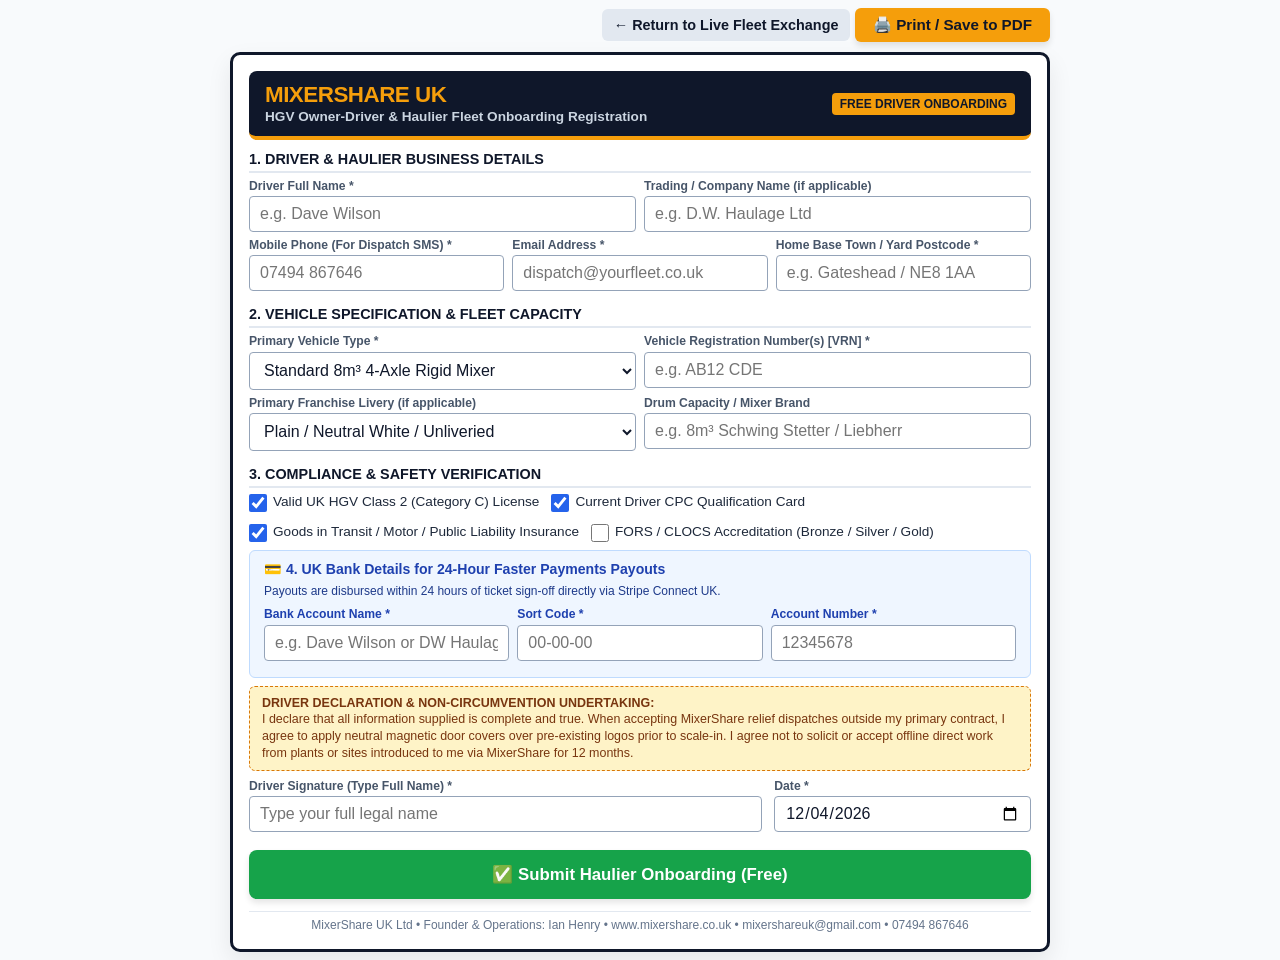
<file: driver_onboarding_form.html>
<!DOCTYPE html>
<html lang="en-GB">
<head>
  <meta charset="UTF-8">
  <meta name="viewport" content="width=device-width, initial-scale=1.0">
  <title>MixerShare UK - Owner-Driver Onboarding Form</title>
  <style>
    @page {
      size: A4;
      margin: 8mm;
    }
    * {
      box-sizing: border-box;
      margin: 0;
      padding: 0;
      font-family: -apple-system, BlinkMacSystemFont, "Segoe UI", Roboto, Helvetica, Arial, sans-serif;
    }
    body {
      background-color: #f8fafc;
      color: #0f172a;
      line-height: 1.25;
      padding: 8px;
    }
    .print-bar {
      max-width: 820px;
      margin: 0 auto 10px auto;
      text-align: right;
    }
    .print-btn {
      background-color: #f59e0b;
      color: #0f172a;
      font-weight: 800;
      border: none;
      padding: 8px 18px;
      border-radius: 6px;
      cursor: pointer;
      font-size: 0.95rem;
      box-shadow: 0 4px 6px rgba(0,0,0,0.1);
    }
    .sheet-card {
      background: #fff;
      max-width: 820px;
      margin: 0 auto;
      border: 3px solid #0f172a;
      border-radius: 10px;
      padding: 16px;
      box-shadow: 0 10px 25px rgba(0,0,0,0.08);
    }
    .header-banner {
      background: #0f172a;
      color: #fff;
      padding: 10px 16px;
      border-radius: 8px;
      display: flex;
      justify-content: space-between;
      align-items: center;
      margin-bottom: 10px;
      border-bottom: 4px solid #f59e0b;
    }
    .header-banner h1 {
      font-size: 1.4rem;
      color: #f59e0b;
      font-weight: 900;
      letter-spacing: -0.5px;
    }
    .header-banner p {
      font-size: 0.85rem;
      color: #cbd5e1;
      font-weight: 600;
    }
    .section-title {
      font-size: 0.9rem;
      color: #0f172a;
      text-transform: uppercase;
      font-weight: 800;
      border-bottom: 2px solid #e2e8f0;
      padding-bottom: 3px;
      margin: 8px 0 6px 0;
    }
    .grid-2 {
      display: grid;
      grid-template-columns: 1fr 1fr;
      gap: 8px;
    }
    .grid-3 {
      display: grid;
      grid-template-columns: 1fr 1fr 1fr;
      gap: 8px;
    }
    .field-row {
      margin-bottom: 6px;
    }
    .field-label {
      font-size: 0.76rem;
      font-weight: 700;
      color: #475569;
      display: block;
      margin-bottom: 2px;
    }
    .field-box, .field-input {
      border: 1px solid #94a3b8;
      border-radius: 4px;
      height: 36px;
      padding: 6px 10px;
      font-size: 16px; /* Prevents mobile Safari auto-zoom */
      background: #fff;
      color: #0f172a;
      width: 100%;
      box-sizing: border-box;
    }
    .field-input:focus {
      outline: none;
      border-color: #2563eb;
      box-shadow: 0 0 0 3px rgba(37,99,235,0.15);
    }
    select.field-input {
      height: 38px;
    }
    .checkbox-group {
      display: flex;
      flex-wrap: wrap;
      gap: 12px;
      margin: 4px 0 8px 0;
      font-size: 0.85rem;
      color: #1e293b;
    }
    .checkbox-item {
      display: flex;
      align-items: center;
      gap: 6px;
      cursor: pointer;
    }
    .checkbox-item input[type="checkbox"], .checkbox-item input[type="radio"] {
      width: 18px;
      height: 18px;
      accent-color: #2563eb;
      cursor: pointer;
    }
    .check-box-sq {
      width: 13px;
      height: 13px;
      border: 1.5px solid #0f172a;
      display: inline-block;
      border-radius: 2px;
    }
    .bank-box {
      background: #eff6ff;
      border: 1.5px solid #bfdbfe;
      border-radius: 6px;
      padding: 10px 14px;
      margin-bottom: 8px;
    }
    .bank-box h4 {
      font-size: 0.88rem;
      color: #1e40af;
      margin-bottom: 6px;
    }
    .declaration-box {
      background: #fef3c7;
      border: 1px dashed #d97706;
      border-radius: 6px;
      padding: 8px 12px;
      margin-bottom: 8px;
      font-size: 0.78rem;
      color: #78350f;
      line-height: 1.35;
    }
    .sig-grid {
      display: grid;
      grid-template-columns: 2fr 1fr;
      gap: 12px;
      margin-top: 6px;
    }
    .footer-line {
      text-align: center;
      font-size: 0.75rem;
      color: #64748b;
      margin-top: 12px;
      border-top: 1px solid #e2e8f0;
      padding-top: 6px;
    }
    .submit-btn {
      background: #16a34a;
      color: #fff;
      font-weight: 800;
      border: none;
      padding: 14px 20px;
      border-radius: 8px;
      cursor: pointer;
      font-size: 1.05rem;
      width: 100%;
      margin-top: 12px;
      box-shadow: 0 4px 6px rgba(0,0,0,0.1);
      transition: background 0.2s;
    }
    .submit-btn:hover {
      background: #15803d;
    }
    .success-alert {
      background: #f0fdf4;
      border: 2px solid #86efac;
      border-radius: 8px;
      padding: 1.5rem;
      text-align: center;
      margin-top: 1rem;
      color: #166534;
    }
    @media (max-width: 650px) {
      .grid-2, .grid-3, .sig-grid {
        grid-template-columns: 1fr !important;
      }
      .header-banner {
        flex-direction: column;
        align-items: flex-start;
        gap: 8px;
      }
      .print-bar {
        display: flex;
        justify-content: space-between;
        gap: 8px;
        flex-wrap: wrap;
      }
    }
    @media print {
      body { background: #fff; padding: 0; }
      .print-bar, .submit-btn, .nav-back-link { display: none !important; }
      .sheet-card { border: none; box-shadow: none; padding: 0; }
      .field-input { border: 1px solid #64748b !important; height: 26px !important; padding: 2px 4px !important; }
    }
  </style>
</head>
<body>

  <div class="print-bar">
    <a href="/" class="nav-back-link" style="color:#0f172a; text-decoration:none; font-weight:700; padding:8px 12px; background:#e2e8f0; border-radius:6px; font-size:0.9rem;">← Return to Live Fleet Exchange</a>
    <button class="print-btn" onclick="window.print()">🖨️ Print / Save to PDF</button>
  </div>

  <div class="sheet-card" id="form-container">
    
    <!-- Header -->
    <div class="header-banner">
      <div>
        <h1>MIXERSHARE UK</h1>
        <p>HGV Owner-Driver & Haulier Fleet Onboarding Registration</p>
      </div>
      <div style="text-align:right;">
        <span style="background:#f59e0b; color:#0f172a; font-weight:800; padding:4px 8px; border-radius:4px; font-size:0.75rem;">FREE DRIVER ONBOARDING</span>
      </div>
    </div>

    <form name="driver-full-onboarding" method="POST" data-netlify="true" action="/success.html" id="onboarding-form">
      <input type="hidden" name="form-name" value="driver-full-onboarding">

      <!-- Section 1 -->
      <div class="section-title">1. Driver & Haulier Business Details</div>
      <div class="grid-2">
        <div class="field-row">
          <label class="field-label" for="driver_name">Driver Full Name *</label>
          <input type="text" id="driver_name" name="driver_name" class="field-input" placeholder="e.g. Dave Wilson" required>
        </div>
        <div class="field-row">
          <label class="field-label" for="company_name">Trading / Company Name (if applicable)</label>
          <input type="text" id="company_name" name="company_name" class="field-input" placeholder="e.g. D.W. Haulage Ltd">
        </div>
      </div>
      <div class="grid-3">
        <div class="field-row">
          <label class="field-label" for="mobile">Mobile Phone (For Dispatch SMS) *</label>
          <input type="tel" id="mobile" name="mobile" class="field-input" placeholder="07494 867646" required>
        </div>
        <div class="field-row">
          <label class="field-label" for="email">Email Address *</label>
          <input type="email" id="email" name="email" class="field-input" placeholder="dispatch@yourfleet.co.uk" required>
        </div>
        <div class="field-row">
          <label class="field-label" for="postcode">Home Base Town / Yard Postcode *</label>
          <input type="text" id="postcode" name="postcode" class="field-input" placeholder="e.g. Gateshead / NE8 1AA" required>
        </div>
      </div>

      <!-- Section 2 -->
      <div class="section-title">2. Vehicle Specification & Fleet Capacity</div>
      <div class="grid-2">
        <div class="field-row">
          <label class="field-label" for="vehicle_type">Primary Vehicle Type *</label>
          <select id="vehicle_type" name="vehicle_type" class="field-input" required>
            <option value="Standard 8m³ 4-Axle Rigid" selected>Standard 8m³ 4-Axle Rigid Mixer</option>
            <option value="2-Axle 4m³ Mini-Mixer">2-Axle 4m³ Compact Mini-Mixer</option>
            <option value="3-Axle 6m³ Medium Rigid">3-Axle 6m³ Medium Rigid Mixer</option>
            <option value="8x4 32t Tipper Wagon">8x4 32-Tonne Tipper Wagon</option>
            <option value="8x4 32t Grab Lorry">8x4 32-Tonne Grab Tipper Lorry</option>
            <option value="Mixed Fleet">Mixed Fleet (Multiple Mixers &amp; Tippers)</option>
          </select>
        </div>
        <div class="field-row">
          <label class="field-label" for="vrn">Vehicle Registration Number(s) [VRN] *</label>
          <input type="text" id="vrn" name="vrn" class="field-input" placeholder="e.g. AB12 CDE" required>
        </div>
      </div>
      <div class="grid-2">
        <div class="field-row">
          <label class="field-label" for="franchise_livery">Primary Franchise Livery (if applicable)</label>
          <select id="franchise_livery" name="franchise_livery" class="field-input">
            <option value="Plain / White">Plain / Neutral White / Unliveried</option>
            <option value="CEMEX">CEMEX UK Franchised</option>
            <option value="Tarmac">Tarmac Franchised</option>
            <option value="Breedon">Breedon Franchised</option>
            <option value="Heidelberg">Heidelberg Materials Franchised</option>
            <option value="Independent">Independent Concrete Producer</option>
          </select>
        </div>
        <div class="field-row">
          <label class="field-label" for="drum_gearbox">Drum Capacity / Mixer Brand</label>
          <input type="text" id="drum_gearbox" name="drum_gearbox" class="field-input" placeholder="e.g. 8m³ Schwing Stetter / Liebherr">
        </div>
      </div>

      <!-- Section 3 -->
      <div class="section-title">3. Compliance & Safety Verification</div>
      <div class="checkbox-group">
        <label class="checkbox-item"><input type="checkbox" name="hgv_licence" checked required> Valid UK HGV Class 2 (Category C) License</label>
        <label class="checkbox-item"><input type="checkbox" name="cpc_card" checked required> Current Driver CPC Qualification Card</label>
        <label class="checkbox-item"><input type="checkbox" name="insurance" checked required> Goods in Transit / Motor / Public Liability Insurance</label>
        <label class="checkbox-item"><input type="checkbox" name="fors_clocs"> FORS / CLOCS Accreditation (Bronze / Silver / Gold)</label>
      </div>

      <!-- Section 4 -->
      <div class="bank-box">
        <h4>💳 4. UK Bank Details for 24-Hour Faster Payments Payouts</h4>
        <p style="font-size:0.75rem; color:#1e3a8a; margin-bottom:8px;">Payouts are disbursed within 24 hours of ticket sign-off directly via Stripe Connect UK.</p>
        <div class="grid-3">
          <div class="field-row">
            <label class="field-label" for="bank_name" style="color:#1e40af;">Bank Account Name *</label>
            <input type="text" id="bank_name" name="bank_name" class="field-input" placeholder="e.g. Dave Wilson or DW Haulage" required>
          </div>
          <div class="field-row">
            <label class="field-label" for="sort_code" style="color:#1e40af;">Sort Code *</label>
            <input type="text" id="sort_code" name="sort_code" class="field-input" placeholder="00-00-00" required>
          </div>
          <div class="field-row">
            <label class="field-label" for="account_number" style="color:#1e40af;">Account Number *</label>
            <input type="text" id="account_number" name="account_number" class="field-input" placeholder="12345678" required>
          </div>
        </div>
      </div>

      <!-- Section 5 -->
      <div class="declaration-box">
        <strong>DRIVER DECLARATION & NON-CIRCUMVENTION UNDERTAKING:</strong><br>
        I declare that all information supplied is complete and true. When accepting MixerShare relief dispatches outside my primary contract, I agree to apply neutral magnetic door covers over pre-existing logos prior to scale-in. I agree not to solicit or accept offline direct work from plants or sites introduced to me via MixerShare for 12 months.
      </div>

      <div class="sig-grid">
        <div class="field-row">
          <label class="field-label" for="signature">Driver Signature (Type Full Name) *</label>
          <input type="text" id="signature" name="signature" class="field-input" placeholder="Type your full legal name" required>
        </div>
        <div class="field-row">
          <label class="field-label" for="sig_date">Date *</label>
          <input type="date" id="sig_date" name="sig_date" class="field-input" required>
        </div>
      </div>

      <button type="submit" class="submit-btn" id="submit-btn">✅ Submit Haulier Onboarding (Free)</button>
    </form>

    <div class="footer-line">
      MixerShare UK Ltd • Founder & Operations: Ian Henry • www.mixershare.co.uk • mixershareuk@gmail.com • 07494 867646
    </div>

  </div>

  <script>
    // Set today's date automatically
    document.addEventListener("DOMContentLoaded", () => {
      const dateInput = document.getElementById("sig_date");
      if (dateInput && !dateInput.value) {
        dateInput.value = new Date().toISOString().split("T")[0];
      }
    });

    // Handle AJAX Form Submission cleanly on mobile and desktop
    const onboardForm = document.getElementById("onboarding-form");
    if (onboardForm) {
      onboardForm.addEventListener("submit", (e) => {
        e.preventDefault();
        const submitBtn = document.getElementById("submit-btn");
        const originalText = submitBtn.innerHTML;
        submitBtn.disabled = true;
        submitBtn.innerHTML = "⏳ Processing Onboarding...";

        const formData = new FormData(onboardForm);
        const dataObj = {};
        formData.forEach((val, key) => { dataObj[key] = val; });

        // Save backup to localStorage
        try {
          const existing = JSON.parse(localStorage.getItem("mixershare_submissions") || "[]");
          existing.unshift({ timestamp: new Date().toISOString(), formType: "haulier-full-onboarding", ...dataObj });
          localStorage.setItem("mixershare_submissions", JSON.stringify(existing));
        } catch(err) {
          console.warn("Storage write error:", err);
        }

        // Post to Netlify / Server
        fetch("/", {
          method: "POST",
          headers: { "Content-Type": "application/x-www-form-urlencoded" },
          body: new URLSearchParams(formData).toString()
        })
        .then(res => {
          console.log("Onboarding submitted:", res.status);
        })
        .catch(err => {
          console.log("Submitted locally:", err);
        })
        .finally(() => {
          // Render immediate green confirmation card
          const container = document.getElementById("form-container");
          container.innerHTML = `
            <div class="success-alert">
              <div style="font-size:3.5rem; line-height:1; margin-bottom:0.75rem;">🚛 ✅</div>
              <h2 style="font-size:1.5rem; color:#166534; margin-bottom:0.5rem; font-weight:800;">Haulier Onboarding Successfully Received!</h2>
              <p style="color:#15803d; font-size:1rem; margin-bottom:1.25rem;">Welcome <strong>${dataObj.driver_name || 'Driver'}</strong> (${dataObj.company_name || 'Owner-Driver'}) to the MixerShare UK Network.</p>
              
              <div style="background:#fff; border:1px solid #bbf7d0; border-radius:8px; padding:1.25rem; text-align:left; margin-bottom:1.5rem; font-size:0.92rem; color:#14532d; line-height:1.6;">
                <p>✔ <strong>Vehicle Spec:</strong> ${dataObj.vehicle_type || 'Rigid Mixer'}</p>
                <p>✔ <strong>Vehicle VRN:</strong> ${dataObj.vrn || 'On File'}</p>
                <p>✔ <strong>Dispatch Phone:</strong> ${dataObj.mobile || '07494 867646'}</p>
                <p>✔ <strong>Faster Payments Payouts:</strong> Registered to Bank Account ending in ****${(dataObj.account_number || '1234').slice(-4)}</p>
                <p>✔ <strong>Next Step:</strong> Ian Henry will verify your insurance/CPC credentials and activate your live dispatch notifications.</p>
              </div>

              <div style="display:flex; gap:0.75rem; justify-content:center; flex-wrap:wrap;">
                <a href="/" class="submit-btn" style="background:#0f172a; color:#f59e0b; text-decoration:none; display:inline-block; width:auto; padding:10px 20px;">← Return to Live Fleet Exchange</a>
                <a href="tel:07494867646" class="submit-btn" style="background:#16a34a; text-decoration:none; display:inline-block; width:auto; padding:10px 20px;">📞 Call Dispatch Desk (07494 867646)</a>
                <a href="https://wa.me/447494867646?text=Hi%20Ian,%20I%20just%20completed%20the%20MixerShare%20onboarding%20form" target="_blank" class="submit-btn" style="background:#25d366; text-decoration:none; display:inline-block; width:auto; padding:10px 20px;">💬 WhatsApp Operations</a>
              </div>
            </div>
          `;
        });
      });
    }
  </script>
</body>
</html>
</file>
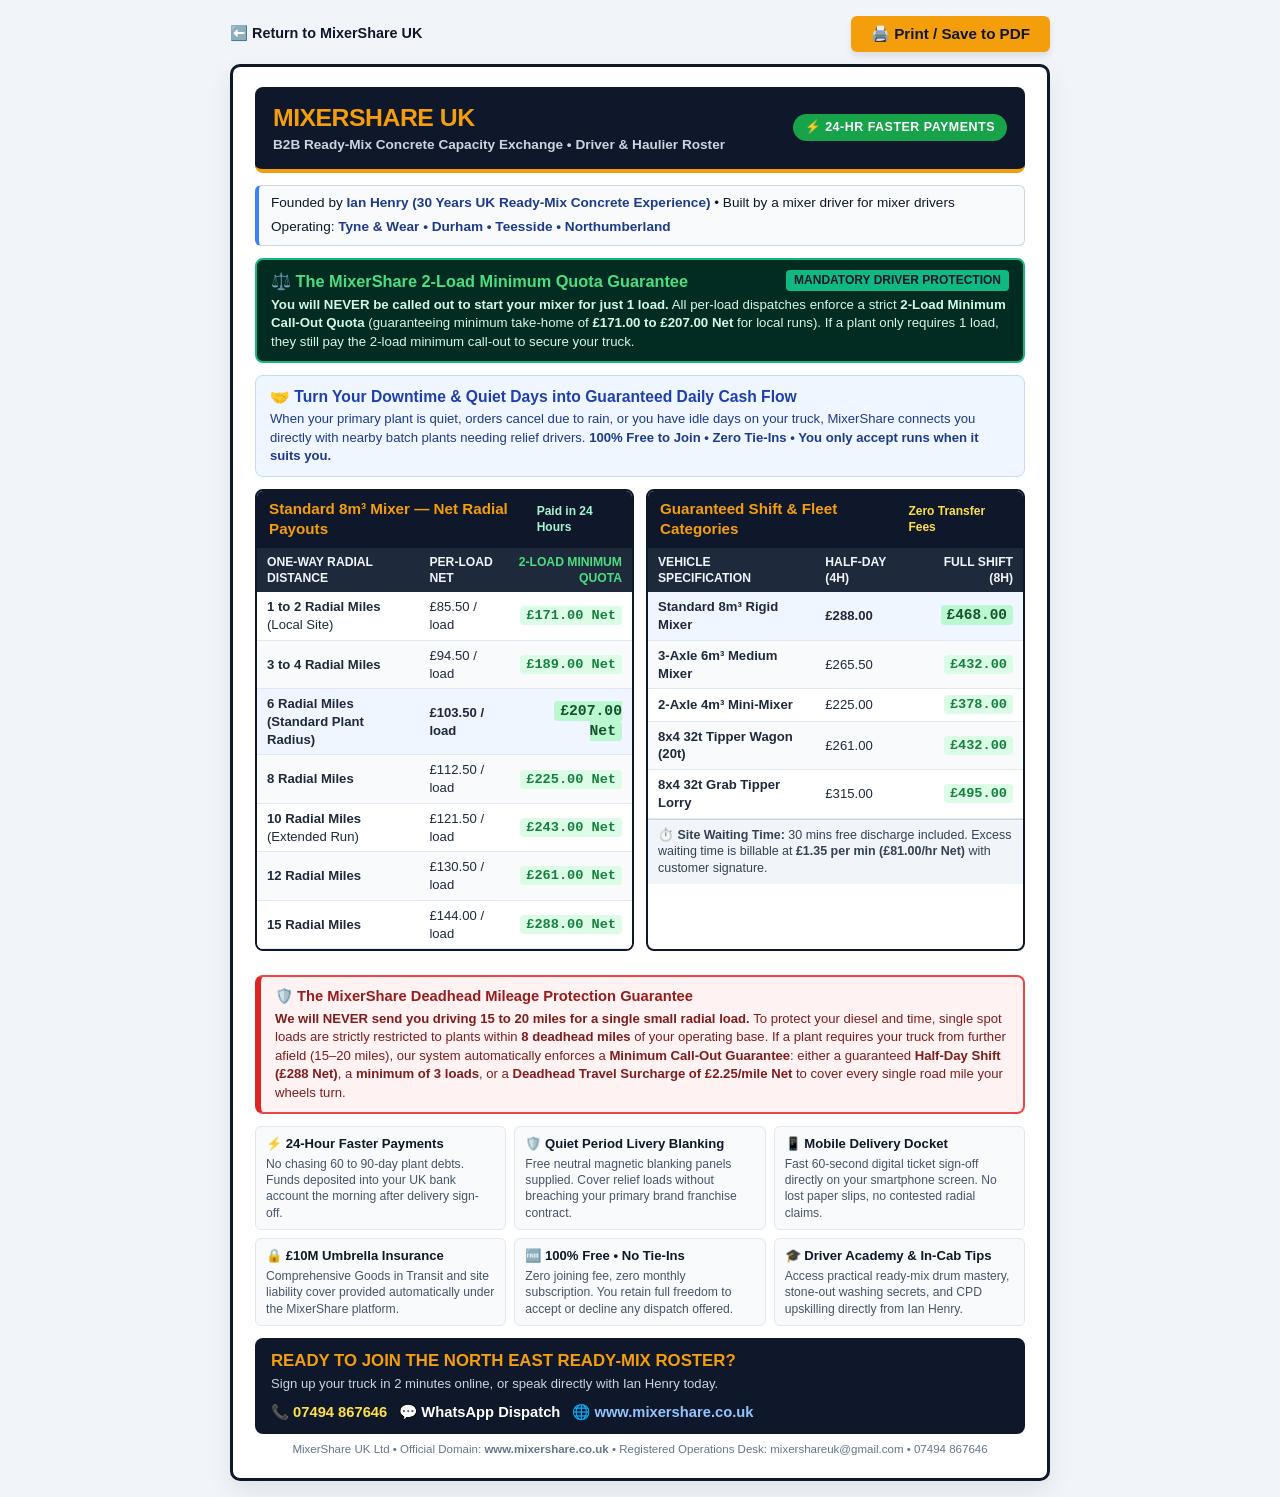
<file: driver_radial_rates_sheet.html>
<!DOCTYPE html>
<html lang="en-GB">
<head>
  <meta charset="UTF-8">
  <meta name="viewport" content="width=device-width, initial-scale=1.0">
  <title>MixerShare UK - Owner-Driver Radial Rates & Benefits Card</title>
  <style>
    @page {
      size: A4 portrait;
      margin: 8mm 10mm;
    }
    * {
      box-sizing: border-box;
      margin: 0;
      padding: 0;
      font-family: -apple-system, BlinkMacSystemFont, "Segoe UI", Roboto, Helvetica, Arial, sans-serif;
    }
    body {
      background-color: #f1f5f9;
      color: #0f172a;
      line-height: 1.35;
      padding: 16px;
    }
    .print-bar {
      max-width: 820px;
      margin: 0 auto 12px auto;
      display: flex;
      justify-content: space-between;
      align-items: center;
    }
    .print-btn {
      background-color: #f59e0b;
      color: #0f172a;
      font-weight: 800;
      border: none;
      padding: 9px 20px;
      border-radius: 6px;
      cursor: pointer;
      font-size: 0.95rem;
      box-shadow: 0 4px 6px rgba(0,0,0,0.1);
      display: inline-flex;
      align-items: center;
      gap: 6px;
    }
    .sheet-card {
      background: #fff;
      max-width: 820px;
      margin: 0 auto;
      border: 3px solid #0f172a;
      border-radius: 10px;
      padding: 20px 22px;
      box-shadow: 0 10px 25px rgba(0,0,0,0.08);
    }
    .header-banner {
      background: #0f172a;
      color: #fff;
      padding: 14px 18px;
      border-radius: 8px;
      display: flex;
      justify-content: space-between;
      align-items: center;
      margin-bottom: 12px;
      border-bottom: 4px solid #f59e0b;
    }
    .brand-title h1 {
      font-size: 1.55rem;
      color: #f59e0b;
      font-weight: 900;
      letter-spacing: -0.5px;
      margin: 0;
    }
    .brand-title p {
      font-size: 0.85rem;
      color: #cbd5e1;
      font-weight: 600;
      margin: 2px 0 0 0;
    }
    .badge-pill {
      background: #16a34a;
      color: #fff;
      padding: 5px 12px;
      border-radius: 20px;
      font-weight: 800;
      font-size: 0.78rem;
      letter-spacing: 0.5px;
      text-transform: uppercase;
      display: inline-block;
    }
    .founder-strip {
      background: #f8fafc;
      border: 1px solid #cbd5e1;
      border-left: 4px solid #3b82f6;
      border-radius: 6px;
      padding: 8px 12px;
      margin-bottom: 12px;
      display: flex;
      justify-content: space-between;
      align-items: center;
      flex-wrap: wrap;
      gap: 6px;
      font-size: 0.85rem;
    }
    .founder-strip strong {
      color: #1e3a8a;
    }
    .grid-2 {
      display: grid;
      grid-template-columns: 1fr 1fr;
      gap: 12px;
      margin-bottom: 12px;
    }
    .rates-box {
      border: 2px solid #0f172a;
      border-radius: 8px;
      overflow: hidden;
      margin-bottom: 12px;
    }
    .rates-box-header {
      background: #0f172a;
      color: #fff;
      padding: 8px 12px;
      display: flex;
      justify-content: space-between;
      align-items: center;
    }
    .rates-box-header h3 {
      font-size: 0.95rem;
      color: #f59e0b;
      margin: 0;
    }
    .rates-table {
      width: 100%;
      border-collapse: collapse;
      font-size: 0.82rem;
      background: #fff;
    }
    .rates-table th {
      background: #1e293b;
      color: #f1f5f9;
      padding: 6px 10px;
      text-align: left;
      font-size: 0.76rem;
      text-transform: uppercase;
      font-weight: 700;
    }
    .rates-table td {
      padding: 6px 10px;
      border-bottom: 1px solid #e2e8f0;
      color: #1e293b;
    }
    .rates-table tr:nth-child(even) {
      background: #f8fafc;
    }
    .rates-table tr.highlight-row {
      background: #eff6ff;
      font-weight: 700;
    }
    .payout-tag {
      background: #dcfce7;
      color: #15803d;
      font-weight: 800;
      padding: 2px 6px;
      border-radius: 4px;
      font-family: monospace;
      font-size: 0.85rem;
    }
    .guardrail-card {
      background: #fef2f2;
      border: 2px solid #ef4444;
      border-left: 6px solid #dc2626;
      border-radius: 8px;
      padding: 10px 14px;
      margin-bottom: 12px;
    }
    .guardrail-card h3 {
      font-size: 0.92rem;
      color: #991b1b;
      margin-bottom: 3px;
      display: flex;
      align-items: center;
      gap: 6px;
    }
    .guardrail-card p {
      font-size: 0.82rem;
      color: #7f1d1d;
      line-height: 1.4;
      margin: 0;
    }
    .benefits-grid {
      display: grid;
      grid-template-columns: repeat(3, 1fr);
      gap: 8px;
      margin-bottom: 12px;
    }
    .benefit-item {
      background: #f8fafc;
      border: 1px solid #e2e8f0;
      border-radius: 6px;
      padding: 8px 10px;
    }
    .benefit-item h4 {
      font-size: 0.82rem;
      color: #0f172a;
      margin-bottom: 3px;
      display: flex;
      align-items: center;
      gap: 4px;
    }
    .benefit-item p {
      font-size: 0.76rem;
      color: #475569;
      line-height: 1.35;
      margin: 0;
    }
    .footer-action {
      background: #0f172a;
      color: #fff;
      padding: 12px 16px;
      border-radius: 8px;
      display: flex;
      justify-content: space-between;
      align-items: center;
      flex-wrap: wrap;
      gap: 10px;
    }
    .footer-left h3 {
      color: #f59e0b;
      font-size: 1.05rem;
      margin: 0 0 2px 0;
    }
    .footer-left p {
      color: #cbd5e1;
      font-size: 0.82rem;
      margin: 0;
    }
    .contact-badge-group {
      display: flex;
      gap: 12px;
      align-items: center;
      font-weight: 800;
      font-size: 0.92rem;
    }
    .contact-badge-group a {
      color: #fff;
      text-decoration: none;
    }
    @media print {
      body {
        background: #fff;
        padding: 0;
      }
      .print-bar {
        display: none !important;
      }
      .sheet-card {
        border: 2px solid #0f172a;
        box-shadow: none;
        padding: 14px 16px;
        max-width: 100%;
      }
      .rates-box {
        border: 1px solid #000;
      }
      .rates-box-header {
        background: #0f172a !important;
        -webkit-print-color-adjust: exact;
        print-color-adjust: exact;
      }
      .header-banner {
        background: #0f172a !important;
        -webkit-print-color-adjust: exact;
        print-color-adjust: exact;
      }
    }
  </style>
</head>
<body>

  <div class="print-bar">
    <a href="/" style="color:#0f172a; text-decoration:none; font-weight:700; font-size:0.9rem;">⬅️ Return to MixerShare UK</a>
    <button class="print-btn" onclick="window.print()">🖨️ Print / Save to PDF</button>
  </div>

  <div class="sheet-card">
    
    <!-- Header Banner -->
    <div class="header-banner">
      <div class="brand-title">
        <h1>MIXERSHARE UK</h1>
        <p>B2B Ready-Mix Concrete Capacity Exchange • Driver &amp; Haulier Roster</p>
      </div>
      <div style="text-align:right;">
        <span class="badge-pill">⚡ 24-HR FASTER PAYMENTS</span>
      </div>
    </div>

    <!-- Founder Strip -->
    <div class="founder-strip">
      <div>
        Founded by <strong>Ian Henry (30 Years UK Ready-Mix Concrete Experience)</strong> • Built by a mixer driver for mixer drivers
      </div>
      <div>
        Operating: <strong>Tyne &amp; Wear • Durham • Teesside • Northumberland</strong>
      </div>
    </div>

    
    <!-- 2-LOAD MINIMUM QUOTA GUARANTEE CALLOUT -->
    <div style="background:#022c22; border:2px solid #10b981; border-radius:8px; padding:10px 14px; margin-bottom:12px; color:#d1fae5;">
      <div style="display:flex; justify-content:space-between; align-items:center; flex-wrap:wrap; gap:6px; margin-bottom:4px;">
        <h2 style="font-size:1.02rem; color:#4ade80; margin:0; font-weight:800; display:flex; align-items:center; gap:6px;">
          ⚖️ The MixerShare 2-Load Minimum Quota Guarantee
        </h2>
        <span style="background:#10b981; color:#0f172a; font-weight:800; font-size:0.75rem; padding:2px 8px; border-radius:4px; text-transform:uppercase;">
          MANDATORY DRIVER PROTECTION
        </span>
      </div>
      <p style="font-size:0.83rem; line-height:1.4; margin:0; color:#d1fae5;">
        <strong>You will NEVER be called out to start your mixer for just 1 load.</strong> All per-load dispatches enforce a strict <strong>2-Load Minimum Call-Out Quota</strong> (guaranteeing minimum take-home of <strong>£171.00 to £207.00 Net</strong> for local runs). If a plant only requires 1 load, they still pay the 2-load minimum call-out to secure your truck.
      </p>
    </div>

    <!-- Section: Why Join -->
    <div style="background:#eff6ff; border:1px solid #bfdbfe; border-radius:8px; padding:10px 14px; margin-bottom:12px;">
      <h2 style="font-size:0.98rem; color:#1e40af; margin-bottom:3px;">
        🤝 Turn Your Downtime &amp; Quiet Days into Guaranteed Daily Cash Flow
      </h2>
      <p style="font-size:0.82rem; color:#1e3a8a; line-height:1.4; margin:0;">
        When your primary plant is quiet, orders cancel due to rain, or you have idle days on your truck, MixerShare connects you directly with nearby batch plants needing relief drivers. <strong>100% Free to Join • Zero Tie-Ins • You only accept runs when it suits you.</strong>
      </p>
    </div>

    <!-- RATES TABLES GRID -->
    <div class="grid-2">
      
      <!-- Table 1: Standard 8m³ Rigid Radial Pay Table -->
      <div class="rates-box">
        <div class="rates-box-header">
          <h3>Standard 8m³ Mixer — Net Radial Payouts</h3>
          <span style="font-size:0.75rem; color:#a7f3d0; font-weight:700;">Paid in 24 Hours</span>
        </div>
        <table class="rates-table">
          <thead>
            <tr>
              <th>One-Way Radial Distance</th>
              <th>Per-Load Net</th>
              <th style="text-align:right; color:#4ade80;">2-Load Minimum Quota</th>
            </tr>
          </thead>
          <tbody>
            <tr>
              <td><strong>1 to 2 Radial Miles</strong> (Local Site)</td>
              <td>£85.50 / load</td>
              <td style="text-align:right;"><span class="payout-tag">£171.00 Net</span></td>
            </tr>
            <tr>
              <td><strong>3 to 4 Radial Miles</strong></td>
              <td>£94.50 / load</td>
              <td style="text-align:right;"><span class="payout-tag">£189.00 Net</span></td>
            </tr>
            <tr class="highlight-row">
              <td><strong>6 Radial Miles</strong> (Standard Plant Radius)</td>
              <td>£103.50 / load</td>
              <td style="text-align:right;"><span class="payout-tag" style="background:#bbf7d0; color:#14532d; font-size:0.92rem;">£207.00 Net</span></td>
            </tr>
            <tr>
              <td><strong>8 Radial Miles</strong></td>
              <td>£112.50 / load</td>
              <td style="text-align:right;"><span class="payout-tag">£225.00 Net</span></td>
            </tr>
            <tr>
              <td><strong>10 Radial Miles</strong> (Extended Run)</td>
              <td>£121.50 / load</td>
              <td style="text-align:right;"><span class="payout-tag">£243.00 Net</span></td>
            </tr>
            <tr>
              <td><strong>12 Radial Miles</strong></td>
              <td>£130.50 / load</td>
              <td style="text-align:right;"><span class="payout-tag">£261.00 Net</span></td>
            </tr>
            <tr>
              <td><strong>15 Radial Miles</strong></td>
              <td>£144.00 / load</td>
              <td style="text-align:right;"><span class="payout-tag">£288.00 Net</span></td>
            </tr>
          </tbody>
        </table>
      </div>

      <!-- Table 2: Shift Rates & All Vehicle Categories -->
      <div class="rates-box">
        <div class="rates-box-header">
          <h3>Guaranteed Shift &amp; Fleet Categories</h3>
          <span style="font-size:0.75rem; color:#fde047; font-weight:700;">Zero Transfer Fees</span>
        </div>
        <table class="rates-table">
          <thead>
            <tr>
              <th>Vehicle Specification</th>
              <th>Half-Day (4h)</th>
              <th style="text-align:right;">Full Shift (8h)</th>
            </tr>
          </thead>
          <tbody>
            <tr class="highlight-row">
              <td><strong>Standard 8m³ Rigid Mixer</strong></td>
              <td><strong>£288.00</strong></td>
              <td style="text-align:right;"><span class="payout-tag" style="background:#bbf7d0; color:#14532d; font-size:0.9rem;">£468.00</span></td>
            </tr>
            <tr>
              <td><strong>3-Axle 6m³ Medium Mixer</strong></td>
              <td>£265.50</td>
              <td style="text-align:right;"><span class="payout-tag">£432.00</span></td>
            </tr>
            <tr>
              <td><strong>2-Axle 4m³ Mini-Mixer</strong></td>
              <td>£225.00</td>
              <td style="text-align:right;"><span class="payout-tag">£378.00</span></td>
            </tr>
            <tr>
              <td><strong>8x4 32t Tipper Wagon (20t)</strong></td>
              <td>£261.00</td>
              <td style="text-align:right;"><span class="payout-tag">£432.00</span></td>
            </tr>
            <tr>
              <td><strong>8x4 32t Grab Tipper Lorry</strong></td>
              <td>£315.00</td>
              <td style="text-align:right;"><span class="payout-tag">£495.00</span></td>
            </tr>
          </tbody>
        </table>
        
        <!-- Waiting time callout -->
        <div style="background:#f1f5f9; padding:7px 10px; border-top:1px solid #cbd5e1; font-size:0.78rem; color:#334155; line-height:1.35;">
          ⏱️ <strong>Site Waiting Time:</strong> 30 mins free discharge included. Excess waiting time is billable at <strong>£1.35 per min (£81.00/hr Net)</strong> with customer signature.
        </div>
      </div>

    </div>

    <!-- DEADHEAD PROTECTION GUARDRAIL (THE IAN HENRY GUARANTEE) -->
    <div class="guardrail-card">
      <h3>
        <span>🛡️ The MixerShare Deadhead Mileage Protection Guarantee</span>
      </h3>
      <p>
        <strong>We will NEVER send you driving 15 to 20 miles for a single small radial load.</strong> To protect your diesel and time, single spot loads are strictly restricted to plants within <strong>8 deadhead miles</strong> of your operating base. If a plant requires your truck from further afield (15–20 miles), our system automatically enforces a <strong>Minimum Call-Out Guarantee</strong>: either a guaranteed <strong>Half-Day Shift (£288 Net)</strong>, a <strong>minimum of 3 loads</strong>, or a <strong>Deadhead Travel Surcharge of £2.25/mile Net</strong> to cover every single road mile your wheels turn.
      </p>
    </div>

    <!-- TOP BENEFITS FOR DRIVERS -->
    <div class="benefits-grid">
      <div class="benefit-item">
        <h4>⚡ 24-Hour Faster Payments</h4>
        <p>No chasing 60 to 90-day plant debts. Funds deposited into your UK bank account the morning after delivery sign-off.</p>
      </div>
      <div class="benefit-item">
        <h4>🛡️ Quiet Period Livery Blanking</h4>
        <p>Free neutral magnetic blanking panels supplied. Cover relief loads without breaching your primary brand franchise contract.</p>
      </div>
      <div class="benefit-item">
        <h4>📱 Mobile Delivery Docket</h4>
        <p>Fast 60-second digital ticket sign-off directly on your smartphone screen. No lost paper slips, no contested radial claims.</p>
      </div>
      <div class="benefit-item">
        <h4>🔒 £10M Umbrella Insurance</h4>
        <p>Comprehensive Goods in Transit and site liability cover provided automatically under the MixerShare platform.</p>
      </div>
      <div class="benefit-item">
        <h4>🆓 100% Free • No Tie-Ins</h4>
        <p>Zero joining fee, zero monthly subscription. You retain full freedom to accept or decline any dispatch offered.</p>
      </div>
      <div class="benefit-item">
        <h4>🎓 Driver Academy &amp; In-Cab Tips</h4>
        <p>Access practical ready-mix drum mastery, stone-out washing secrets, and CPD upskilling directly from Ian Henry.</p>
      </div>
    </div>

    <!-- FOOTER SIGN-UP ACTION -->
    <div class="footer-action">
      <div class="footer-left">
        <h3>READY TO JOIN THE NORTH EAST READY-MIX ROSTER?</h3>
        <p>Sign up your truck in 2 minutes online, or speak directly with Ian Henry today.</p>
      </div>
      <div class="contact-badge-group">
        <span style="color:#fde047;">📞 07494 867646</span>
        <span>💬 WhatsApp Dispatch</span>
        <span style="color:#93c5fd;">🌐 www.mixershare.co.uk</span>
      </div>
    </div>

    <div style="text-align:center; margin-top:8px; font-size:0.72rem; color:#64748b;">
      MixerShare UK Ltd • Official Domain: <strong>www.mixershare.co.uk</strong> • Registered Operations Desk: mixershareuk@gmail.com • 07494 867646
    </div>

  </div>

</body>
</html>
</file>
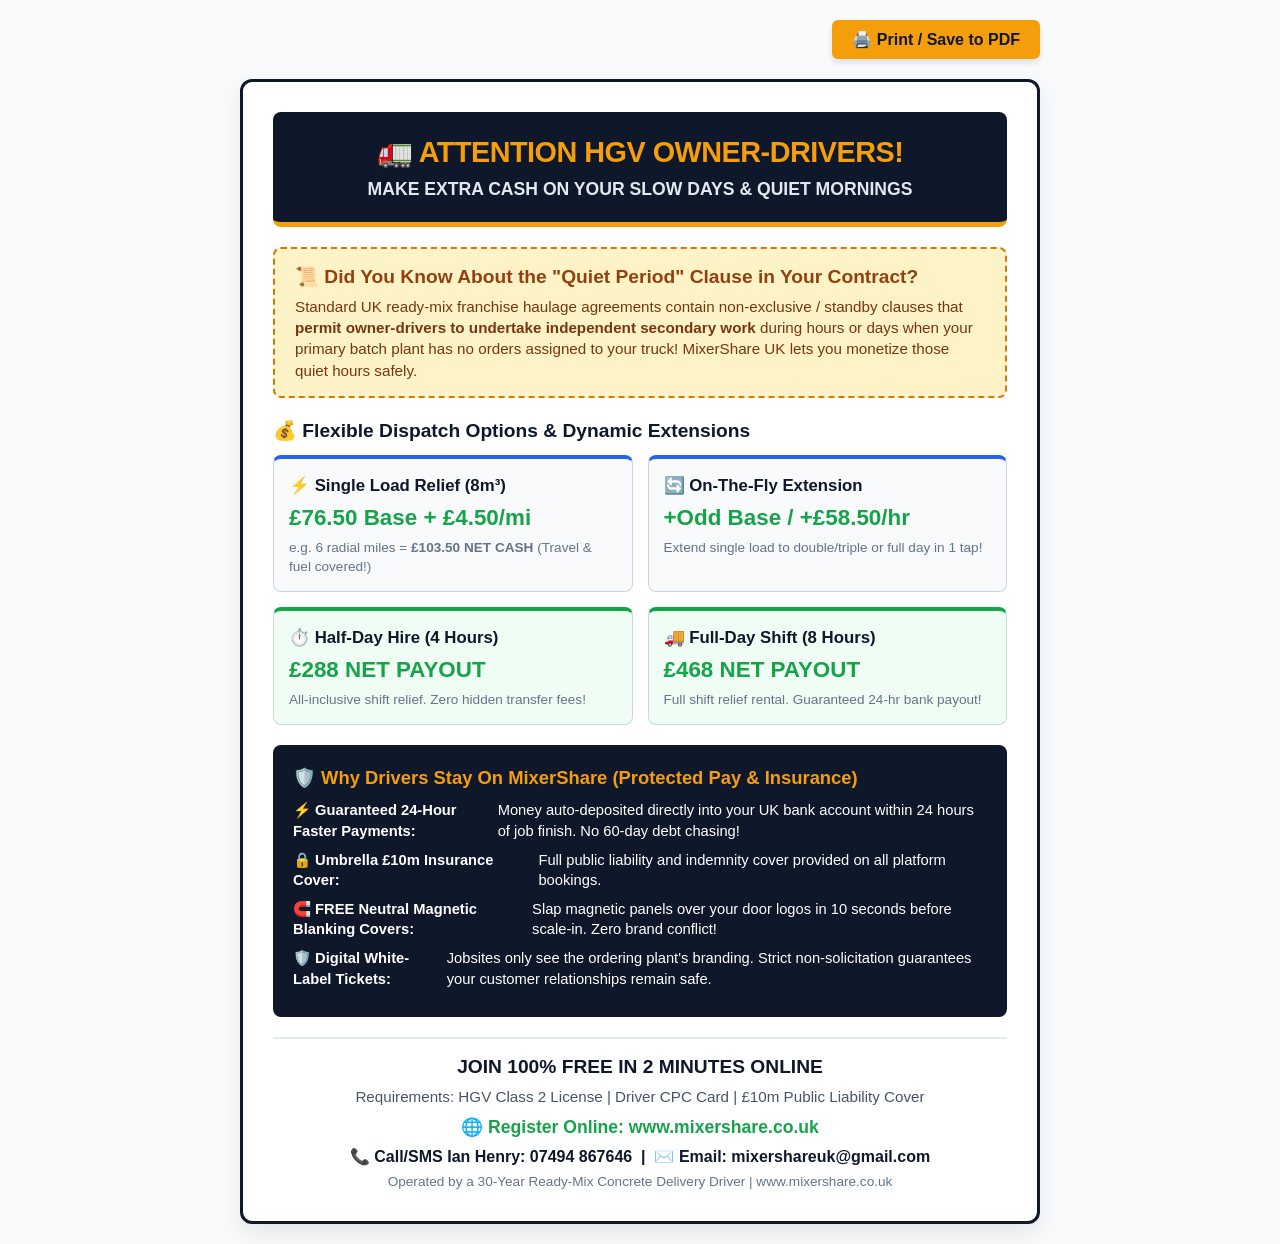
<file: flyer.html>
<!DOCTYPE html>
<html lang="en-GB">
<head>
  <meta charset="UTF-8">
  <meta name="viewport" content="width=device-width, initial-scale=1.0">
  <title>MixerShare UK - Owner-Driver Printable Flyer</title>
  <style>
    @page {
      size: A4;
      margin: 12mm;
    }
    * {
      box-sizing: border-box;
      margin: 0;
      padding: 0;
      font-family: -apple-system, BlinkMacSystemFont, "Segoe UI", Roboto, Helvetica, Arial, sans-serif;
    }
    body {
      background-color: #f8fafc;
      color: #0f172a;
      line-height: 1.4;
      padding: 20px;
    }
    .print-bar {
      max-width: 800px;
      margin: 0 auto 20px auto;
      text-align: right;
    }
    .print-btn {
      background-color: #f59e0b;
      color: #0f172a;
      font-weight: 800;
      border: none;
      padding: 10px 20px;
      border-radius: 6px;
      cursor: pointer;
      font-size: 1rem;
      box-shadow: 0 4px 6px rgba(0,0,0,0.1);
    }
    .flyer-card {
      background: #fff;
      max-width: 800px;
      margin: 0 auto;
      border: 3px solid #0f172a;
      border-radius: 12px;
      padding: 30px;
      box-shadow: 0 10px 25px rgba(0,0,0,0.08);
      position: relative;
    }
    .header-banner {
      background: #0f172a;
      color: #fff;
      padding: 20px;
      border-radius: 8px;
      text-align: center;
      margin-bottom: 20px;
      border-bottom: 5px solid #f59e0b;
    }
    .header-banner h1 {
      font-size: 1.8rem;
      color: #f59e0b;
      font-weight: 900;
      letter-spacing: -0.5px;
      margin-bottom: 5px;
    }
    .header-banner p {
      font-size: 1.1rem;
      color: #e2e8f0;
      font-weight: 700;
    }
    .contract-box {
      background-color: #fef3c7;
      border: 2px dashed #d97706;
      border-radius: 8px;
      padding: 15px 20px;
      margin-bottom: 20px;
    }
    .contract-box h2 {
      font-size: 1.2rem;
      color: #92400e;
      margin-bottom: 5px;
      display: flex;
      align-items: center;
      gap: 8px;
    }
    .contract-box p {
      font-size: 0.95rem;
      color: #78350f;
      line-height: 1.4;
    }
    .earnings-grid {
      display: grid;
      grid-template-columns: repeat(2, 1fr);
      gap: 15px;
      margin-bottom: 20px;
    }
    .earning-card {
      background: #f8fafc;
      border: 1px solid #cbd5e1;
      border-radius: 8px;
      padding: 15px;
      border-top: 4px solid #2563eb;
    }
    .earning-card.highlight {
      border-top-color: #16a34a;
      background: #f0fdf4;
    }
    .earning-card h3 {
      font-size: 1.05rem;
      color: #0f172a;
      margin-bottom: 5px;
    }
    .earning-price {
      font-size: 1.4rem;
      font-weight: 900;
      color: #16a34a;
      margin-bottom: 4px;
    }
    .earning-sub {
      font-size: 0.85rem;
      color: #64748b;
    }
    .protection-list {
      background: #0f172a;
      color: #fff;
      padding: 20px;
      border-radius: 8px;
      margin-bottom: 20px;
    }
    .protection-list h3 {
      color: #f59e0b;
      margin-bottom: 10px;
      font-size: 1.15rem;
    }
    .protection-list ul {
      list-style: none;
    }
    .protection-list li {
      margin-bottom: 8px;
      font-size: 0.92rem;
      display: flex;
      align-items: flex-start;
      gap: 8px;
    }
    .footer-contact {
      text-align: center;
      border-top: 2px solid #e2e8f0;
      padding-top: 15px;
    }
    .footer-contact h3 {
      font-size: 1.2rem;
      color: #0f172a;
      margin-bottom: 5px;
    }
    .footer-contact p {
      font-size: 0.95rem;
      color: #475569;
    }
    @media print {
      body { background: #fff; padding: 0; }
      .print-bar { display: none; }
      .flyer-card { border: none; box-shadow: none; padding: 0; }
    }
  </style>
</head>
<body>

  <div class="print-bar">
    <button class="print-btn" onclick="window.print()">🖨️ Print / Save to PDF</button>
  </div>

  <div class="flyer-card">
    <div class="header-banner">
      <h1>🚛 ATTENTION HGV OWNER-DRIVERS!</h1>
      <p>MAKE EXTRA CASH ON YOUR SLOW DAYS & QUIET MORNINGS</p>
    </div>

    <!-- Contract Clause Callout -->
    <div class="contract-box">
      <h2>📜 Did You Know About the "Quiet Period" Clause in Your Contract?</h2>
      <p>Standard UK ready-mix franchise haulage agreements contain non-exclusive / standby clauses that <strong>permit owner-drivers to undertake independent secondary work</strong> during hours or days when your primary batch plant has no orders assigned to your truck! MixerShare UK lets you monetize those quiet hours safely.</p>
    </div>

    <!-- Earnings Breakdown Tiers -->
    <h2 style="font-size: 1.2rem; margin-bottom: 10px; color:#0f172a;">💰 Flexible Dispatch Options & Dynamic Extensions</h2>
    <div class="earnings-grid">
      
      <div class="earning-card">
        <h3>⚡ Single Load Relief (8m³)</h3>
        <div class="earning-price">£76.50 Base + £4.50/mi</div>
        <div class="earning-sub">e.g. 6 radial miles = <strong>£103.50 NET CASH</strong> (Travel & fuel covered!)</div>
      </div>

      <div class="earning-card">
        <h3>🔄 On-The-Fly Extension</h3>
        <div class="earning-price">+Odd Base / +£58.50/hr</div>
        <div class="earning-sub">Extend single load to double/triple or full day in 1 tap!</div>
      </div>

      <div class="earning-card highlight">
        <h3>⏱️ Half-Day Hire (4 Hours)</h3>
        <div class="earning-price">£288 NET PAYOUT</div>
        <div class="earning-sub">All-inclusive shift relief. Zero hidden transfer fees!</div>
      </div>

      <div class="earning-card highlight">
        <h3>🚚 Full-Day Shift (8 Hours)</h3>
        <div class="earning-price">£468 NET PAYOUT</div>
        <div class="earning-sub">Full shift relief rental. Guaranteed 24-hr bank payout!</div>
      </div>

    </div>

    <!-- Protections -->
    <div class="protection-list">
      <h3>🛡️ Why Drivers Stay On MixerShare (Protected Pay & Insurance)</h3>
      <ul>
        <li><strong>⚡ Guaranteed 24-Hour Faster Payments:</strong> Money auto-deposited directly into your UK bank account within 24 hours of job finish. No 60-day debt chasing!</li>
        <li><strong>🔒 Umbrella £10m Insurance Cover:</strong> Full public liability and indemnity cover provided on all platform bookings.</li>
        <li><strong>🧲 FREE Neutral Magnetic Blanking Covers:</strong> Slap magnetic panels over your door logos in 10 seconds before scale-in. Zero brand conflict!</li>
        <li><strong>🛡️ Digital White-Label Tickets:</strong> Jobsites only see the ordering plant's branding. Strict non-solicitation guarantees your customer relationships remain safe.</li>
      </ul>
    </div>

    <!-- Contact & Sign Up Footer -->
    <div class="footer-contact">
      <h3>JOIN 100% FREE IN 2 MINUTES ONLINE</h3>
      <p>Requirements: HGV Class 2 License | Driver CPC Card | £10m Public Liability Cover</p>
      <p style="margin-top:8px; font-weight:bold; font-size:1.1rem; color:#16a34a;">
        🌐 Register Online: www.mixershare.co.uk
      </p>
      <p style="margin-top:6px; font-weight:bold; font-size:1rem; color:#0f172a;">
        📞 Call/SMS Ian Henry: 07494 867646 &nbsp;|&nbsp; ✉️ Email: mixershareuk@gmail.com
      </p>
      <p style="font-size:0.85rem; color:#64748b; margin-top:4px;">Operated by a 30-Year Ready-Mix Concrete Delivery Driver | www.mixershare.co.uk</p>
    </div>
  </div>

</body>
</html>
</file>
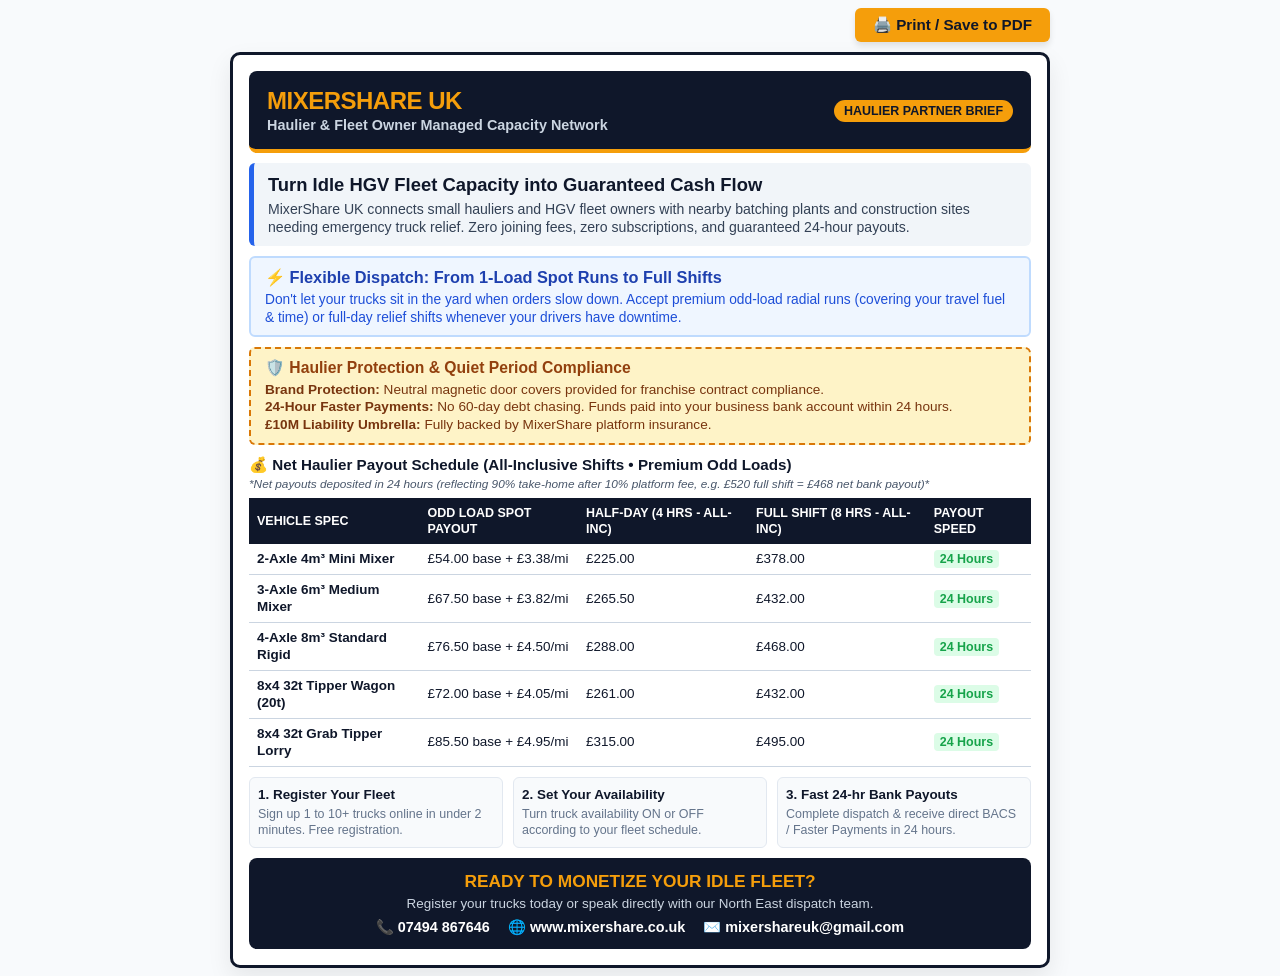
<file: haulier_flyer.html>
<!DOCTYPE html>
<html lang="en-GB">
<head>
  <meta charset="UTF-8">
  <meta name="viewport" content="width=device-width, initial-scale=1.0">
  <title>MixerShare UK - Haulier & Fleet Owner Sales Sheet</title>
  <style>
    @page {
      size: A4;
      margin: 8mm;
    }
    * {
      box-sizing: border-box;
      margin: 0;
      padding: 0;
      font-family: -apple-system, BlinkMacSystemFont, "Segoe UI", Roboto, Helvetica, Arial, sans-serif;
    }
    body {
      background-color: #f8fafc;
      color: #0f172a;
      line-height: 1.3;
      padding: 8px;
    }
    .print-bar {
      max-width: 820px;
      margin: 0 auto 10px auto;
      text-align: right;
    }
    .print-btn {
      background-color: #f59e0b;
      color: #0f172a;
      font-weight: 800;
      border: none;
      padding: 8px 18px;
      border-radius: 6px;
      cursor: pointer;
      font-size: 0.95rem;
      box-shadow: 0 4px 6px rgba(0,0,0,0.1);
    }
    .sheet-card {
      background: #fff;
      max-width: 820px;
      margin: 0 auto;
      border: 3px solid #0f172a;
      border-radius: 10px;
      padding: 16px;
      box-shadow: 0 10px 25px rgba(0,0,0,0.08);
    }
    .header-banner {
      background: #0f172a;
      color: #fff;
      padding: 14px 18px;
      border-radius: 8px;
      display: flex;
      justify-content: space-between;
      align-items: center;
      margin-bottom: 10px;
      border-bottom: 4px solid #f59e0b;
    }
    .header-banner h1 {
      font-size: 1.5rem;
      color: #f59e0b;
      font-weight: 900;
      letter-spacing: -0.5px;
    }
    .header-banner p {
      font-size: 0.9rem;
      color: #cbd5e1;
      font-weight: 600;
    }
    .hero-box {
      background: #f1f5f9;
      border-left: 5px solid #2563eb;
      padding: 10px 14px;
      border-radius: 6px;
      margin-bottom: 10px;
    }
    .hero-box h2 {
      font-size: 1.15rem;
      color: #0f172a;
      margin-bottom: 3px;
    }
    .hero-box p {
      font-size: 0.88rem;
      color: #334155;
    }
    .single-load-box {
      background: #eff6ff;
      border: 2px solid #bfdbfe;
      border-radius: 6px;
      padding: 9px 14px;
      margin-bottom: 10px;
    }
    .single-load-box h3 {
      font-size: 1.02rem;
      color: #1e40af;
      margin-bottom: 2px;
      display: flex;
      align-items: center;
      gap: 6px;
    }
    .single-load-box p {
      font-size: 0.86rem;
      color: #1d4ed8;
    }
    .guarantee-box {
      background: #fef3c7;
      border: 2px dashed #d97706;
      border-radius: 6px;
      padding: 9px 14px;
      margin-bottom: 10px;
    }
    .guarantee-box h3 {
      font-size: 0.98rem;
      color: #92400e;
      margin-bottom: 2px;
    }
    .guarantee-box p {
      font-size: 0.85rem;
      color: #78350f;
    }
    .rates-table {
      width: 100%;
      border-collapse: collapse;
      margin-bottom: 10px;
      font-size: 0.84rem;
    }
    .rates-table th {
      background: #0f172a;
      color: #fff;
      padding: 7px 8px;
      text-align: left;
      font-size: 0.78rem;
      text-transform: uppercase;
    }
    .rates-table td {
      padding: 6px 8px;
      border-bottom: 1px solid #cbd5e1;
    }
    .payout-pill {
      background-color: #dcfce7;
      color: #16a34a;
      font-weight: 800;
      padding: 2px 6px;
      border-radius: 4px;
      font-size: 0.78rem;
    }
    .features-grid {
      display: grid;
      grid-template-columns: repeat(3, 1fr);
      gap: 10px;
      margin-bottom: 10px;
    }
    .feature-card {
      background: #f8fafc;
      border: 1px solid #e2e8f0;
      border-radius: 6px;
      padding: 8px;
    }
    .feature-card h4 {
      font-size: 0.84rem;
      color: #0f172a;
      margin-bottom: 3px;
    }
    .feature-card p {
      font-size: 0.78rem;
      color: #64748b;
    }
    .footer-action {
      background: #0f172a;
      color: #fff;
      padding: 12px;
      border-radius: 8px;
      text-align: center;
    }
    .footer-action h3 {
      color: #f59e0b;
      font-size: 1.08rem;
      margin-bottom: 3px;
    }
    .footer-action p {
      font-size: 0.84rem;
      color: #cbd5e1;
      margin-bottom: 6px;
    }
    .contact-details {
      display: flex;
      justify-content: center;
      gap: 18px;
      font-weight: 700;
      font-size: 0.9rem;
      color: #fff;
    }
    @media print {
      .print-bar { display: none; }
      body { padding: 0; background: #fff; }
      .sheet-card { border: none; box-shadow: none; padding: 0; }
    }
  </style>
</head>
<body>

  <div class="print-bar">
    <button class="print-btn" onclick="window.print()">🖨️ Print / Save to PDF</button>
  </div>

  <div class="sheet-card">
    <div class="header-banner">
      <div>
        <h1>MIXERSHARE UK</h1>
        <p>Haulier & Fleet Owner Managed Capacity Network</p>
      </div>
      <div style="text-align: right;">
        <span style="background: #f59e0b; color: #0f172a; padding: 4px 10px; border-radius: 20px; font-weight: 800; font-size: 0.78rem;">HAULIER PARTNER BRIEF</span>
      </div>
    </div>

    <div class="hero-box">
      <h2>Turn Idle HGV Fleet Capacity into Guaranteed Cash Flow</h2>
      <p>MixerShare UK connects small hauliers and HGV fleet owners with nearby batching plants and construction sites needing emergency truck relief. Zero joining fees, zero subscriptions, and guaranteed 24-hour payouts.</p>
    </div>

    <div class="single-load-box">
      <h3>⚡ Flexible Dispatch: From 1-Load Spot Runs to Full Shifts</h3>
      <p>Don't let your trucks sit in the yard when orders slow down. Accept premium odd-load radial runs (covering your travel fuel & time) or full-day relief shifts whenever your drivers have downtime.</p>
    </div>

    <div class="guarantee-box">
      <h3>🛡️ Haulier Protection & Quiet Period Compliance</h3>
      <p><strong>Brand Protection:</strong> Neutral magnetic door covers provided for franchise contract compliance.<br>
      <strong>24-Hour Faster Payments:</strong> No 60-day debt chasing. Funds paid into your business bank account within 24 hours.<br>
      <strong>£10M Liability Umbrella:</strong> Fully backed by MixerShare platform insurance.</p>
    </div>

    <h3 style="font-size: 0.95rem; color: #0f172a; margin-bottom: 2px;">💰 Net Haulier Payout Schedule (All-Inclusive Shifts • Premium Odd Loads)</h3>
    <p style="font-size: 0.74rem; color: #475569; margin-bottom: 6px;"><em>*Net payouts deposited in 24 hours (reflecting 90% take-home after 10% platform fee, e.g. £520 full shift = £468 net bank payout)*</em></p>
    <table class="rates-table">
      <thead>
        <tr>
          <th>Vehicle Spec</th>
          <th>Odd Load Spot Payout</th>
          <th>Half-Day (4 hrs - All-Inc)</th>
          <th>Full Shift (8 hrs - All-Inc)</th>
          <th>Payout Speed</th>
        </tr>
      </thead>
      <tbody>
        <tr>
          <td><strong>2-Axle 4m³ Mini Mixer</strong></td>
          <td>£54.00 base + £3.38/mi</td>
          <td>£225.00</td>
          <td>£378.00</td>
          <td><span class="payout-pill">24 Hours</span></td>
        </tr>
        <tr>
          <td><strong>3-Axle 6m³ Medium Mixer</strong></td>
          <td>£67.50 base + £3.82/mi</td>
          <td>£265.50</td>
          <td>£432.00</td>
          <td><span class="payout-pill">24 Hours</span></td>
        </tr>
        <tr>
          <td><strong>4-Axle 8m³ Standard Rigid</strong></td>
          <td>£76.50 base + £4.50/mi</td>
          <td>£288.00</td>
          <td>£468.00</td>
          <td><span class="payout-pill">24 Hours</span></td>
        </tr>
        <tr>
          <td><strong>8x4 32t Tipper Wagon (20t)</strong></td>
          <td>£72.00 base + £4.05/mi</td>
          <td>£261.00</td>
          <td>£432.00</td>
          <td><span class="payout-pill">24 Hours</span></td>
        </tr>
        <tr>
          <td><strong>8x4 32t Grab Tipper Lorry</strong></td>
          <td>£85.50 base + £4.95/mi</td>
          <td>£315.00</td>
          <td>£495.00</td>
          <td><span class="payout-pill">24 Hours</span></td>
        </tr>
      </tbody>
    </table>

    <div class="features-grid">
      <div class="feature-card">
        <h4>1. Register Your Fleet</h4>
        <p>Sign up 1 to 10+ trucks online in under 2 minutes. Free registration.</p>
      </div>
      <div class="feature-card">
        <h4>2. Set Your Availability</h4>
        <p>Turn truck availability ON or OFF according to your fleet schedule.</p>
      </div>
      <div class="feature-card">
        <h4>3. Fast 24-hr Bank Payouts</h4>
        <p>Complete dispatch & receive direct BACS / Faster Payments in 24 hours.</p>
      </div>
    </div>

    <div class="footer-action">
      <h3>READY TO MONETIZE YOUR IDLE FLEET?</h3>
      <p>Register your trucks today or speak directly with our North East dispatch team.</p>
      <div class="contact-details">
        <span>📞 07494 867646</span>
        <span>🌐 www.mixershare.co.uk</span>
        <span>✉️ mixershareuk@gmail.com</span>
      </div>
    </div>
  </div>

</body>
</html>
</file>
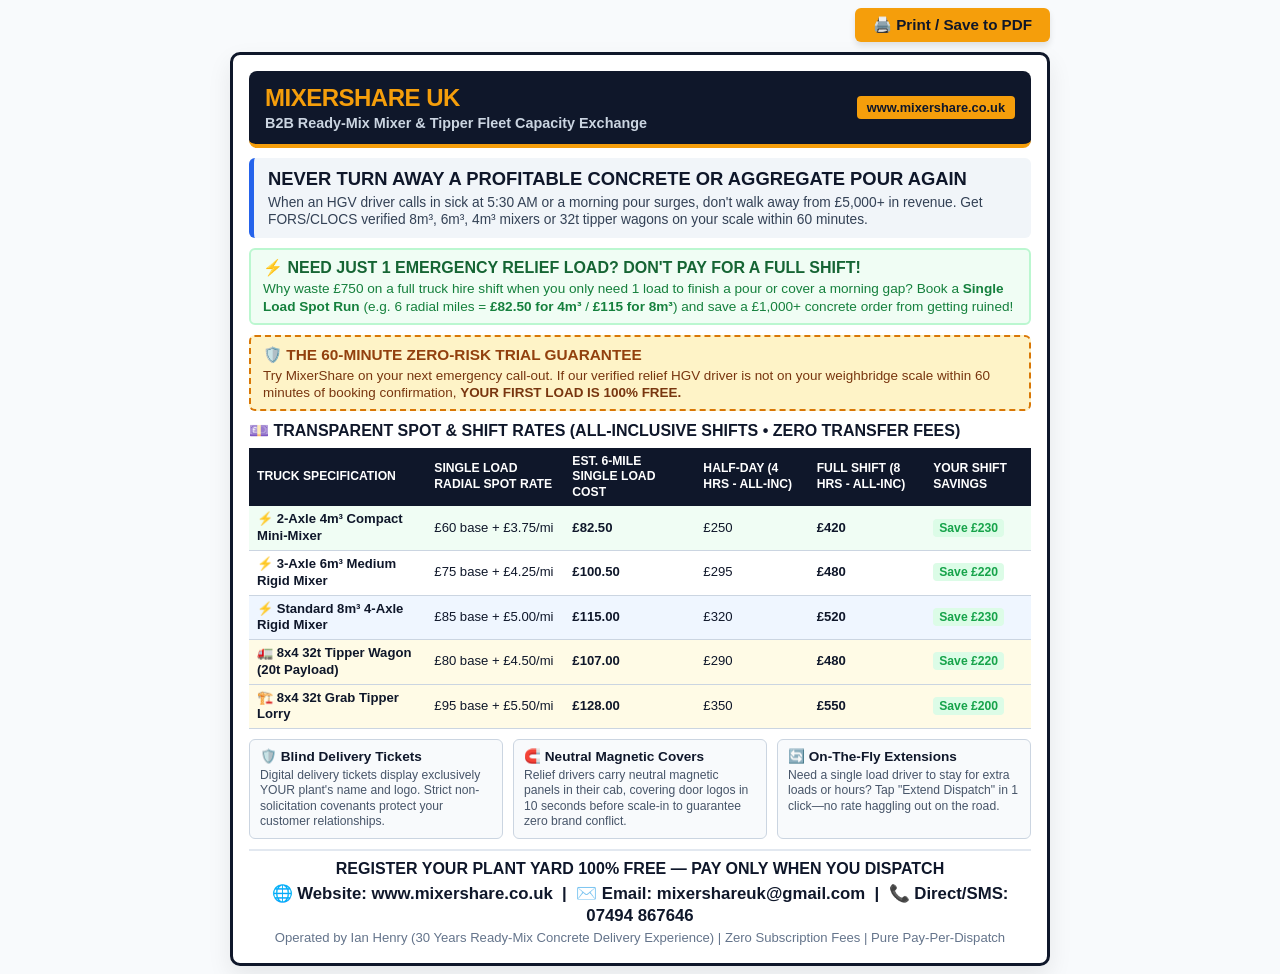
<file: plant_flyer.html>
<!DOCTYPE html>
<html lang="en-GB">
<head>
  <meta charset="UTF-8">
  <meta name="viewport" content="width=device-width, initial-scale=1.0">
  <title>MixerShare UK - Plant Manager Sales Sheet</title>
  <style>
    @page {
      size: A4;
      margin: 8mm;
    }
    * {
      box-sizing: border-box;
      margin: 0;
      padding: 0;
      font-family: -apple-system, BlinkMacSystemFont, "Segoe UI", Roboto, Helvetica, Arial, sans-serif;
    }
    body {
      background-color: #f8fafc;
      color: #0f172a;
      line-height: 1.28;
      padding: 8px;
    }
    .print-bar {
      max-width: 820px;
      margin: 0 auto 10px auto;
      text-align: right;
    }
    .print-btn {
      background-color: #f59e0b;
      color: #0f172a;
      font-weight: 800;
      border: none;
      padding: 8px 18px;
      border-radius: 6px;
      cursor: pointer;
      font-size: 0.95rem;
      box-shadow: 0 4px 6px rgba(0,0,0,0.1);
    }
    .sheet-card {
      background: #fff;
      max-width: 820px;
      margin: 0 auto;
      border: 3px solid #0f172a;
      border-radius: 10px;
      padding: 16px;
      box-shadow: 0 10px 25px rgba(0,0,0,0.08);
    }
    .header-banner {
      background: #0f172a;
      color: #fff;
      padding: 12px 16px;
      border-radius: 8px;
      display: flex;
      justify-content: space-between;
      align-items: center;
      margin-bottom: 10px;
      border-bottom: 4px solid #f59e0b;
    }
    .header-banner h1 {
      font-size: 1.5rem;
      color: #f59e0b;
      font-weight: 900;
      letter-spacing: -0.5px;
    }
    .header-banner p {
      font-size: 0.9rem;
      color: #cbd5e1;
      font-weight: 600;
    }
    .hero-box {
      background: #f1f5f9;
      border-left: 5px solid #2563eb;
      padding: 9px 14px;
      border-radius: 6px;
      margin-bottom: 10px;
    }
    .hero-box h2 {
      font-size: 1.15rem;
      color: #0f172a;
      margin-bottom: 3px;
    }
    .hero-box p {
      font-size: 0.86rem;
      color: #334155;
    }
    .single-load-box {
      background: #f0fdf4;
      border: 2px solid #bbf7d0;
      border-radius: 6px;
      padding: 8px 12px;
      margin-bottom: 10px;
    }
    .single-load-box h3 {
      font-size: 1rem;
      color: #166534;
      margin-bottom: 2px;
      display: flex;
      align-items: center;
      gap: 6px;
    }
    .single-load-box p {
      font-size: 0.85rem;
      color: #15803d;
    }
    .guarantee-box {
      background: #fef3c7;
      border: 2px dashed #d97706;
      border-radius: 6px;
      padding: 8px 12px;
      margin-bottom: 10px;
    }
    .guarantee-box h3 {
      font-size: 0.96rem;
      color: #92400e;
      margin-bottom: 2px;
    }
    .guarantee-box p {
      font-size: 0.84rem;
      color: #78350f;
    }
    .rates-table {
      width: 100%;
      border-collapse: collapse;
      margin-bottom: 10px;
      font-size: 0.82rem;
    }
    .rates-table th {
      background: #0f172a;
      color: #fff;
      padding: 6px 8px;
      text-align: left;
      font-size: 0.76rem;
      text-transform: uppercase;
    }
    .rates-table td {
      padding: 5px 8px;
      border-bottom: 1px solid #cbd5e1;
    }
    .save-pill {
      background-color: #dcfce7;
      color: #16a34a;
      font-weight: 800;
      padding: 2px 6px;
      border-radius: 4px;
      font-size: 0.76rem;
    }
    .features-grid {
      display: grid;
      grid-template-columns: repeat(3, 1fr);
      gap: 10px;
      margin-bottom: 10px;
    }
    .feature-card {
      background: #f8fafc;
      border: 1px solid #cbd5e1;
      border-radius: 6px;
      padding: 8px 10px;
    }
    .feature-card h4 {
      font-size: 0.85rem;
      color: #0f172a;
      margin-bottom: 2px;
    }
    .feature-card p {
      font-size: 0.76rem;
      color: #475569;
    }
    .footer-contact {
      text-align: center;
      border-top: 2px solid #e2e8f0;
      padding-top: 8px;
    }
    .footer-contact h3 {
      font-size: 1rem;
      color: #0f172a;
      margin-bottom: 2px;
    }
    .footer-contact p {
      font-size: 0.84rem;
      color: #334155;
    }
    @media print {
      body { background: #fff; padding: 0; }
      .print-bar { display: none; }
      .sheet-card { border: none; box-shadow: none; padding: 0; }
    }
  </style>
</head>
<body>

  <div class="print-bar">
    <button class="print-btn" onclick="window.print()">🖨️ Print / Save to PDF</button>
  </div>

  <div class="sheet-card">
    
    <!-- Header -->
    <div class="header-banner">
      <div>
        <h1>MIXERSHARE UK</h1>
        <p>B2B Ready-Mix Mixer & Tipper Fleet Capacity Exchange</p>
      </div>
      <div style="text-align:right;">
        <span style="background:#f59e0b; color:#0f172a; font-weight:800; padding:4px 10px; border-radius:4px; font-size:0.8rem;">www.mixershare.co.uk</span>
      </div>
    </div>

    <!-- Main Hero Hook -->
    <div class="hero-box">
      <h2>NEVER TURN AWAY A PROFITABLE CONCRETE OR AGGREGATE POUR AGAIN</h2>
      <p>When an HGV driver calls in sick at 5:30 AM or a morning pour surges, don't walk away from £5,000+ in revenue. Get FORS/CLOCS verified 8m³, 6m³, 4m³ mixers or 32t tipper wagons on your scale within 60 minutes.</p>
    </div>

    <!-- Single Load Spot Relief Feature Box -->
    <div class="single-load-box">
      <h3>⚡ NEED JUST 1 EMERGENCY RELIEF LOAD? DON'T PAY FOR A FULL SHIFT!</h3>
      <p>Why waste £750 on a full truck hire shift when you only need 1 load to finish a pour or cover a morning gap? Book a <strong>Single Load Spot Run</strong> (e.g. 6 radial miles = <strong>£82.50 for 4m³</strong> / <strong>£115 for 8m³</strong>) and save a £1,000+ concrete order from getting ruined!</p>
    </div>

    <!-- Zero Risk Trial Guarantee Callout -->
    <div class="guarantee-box">
      <h3>🛡️ THE 60-MINUTE ZERO-RISK TRIAL GUARANTEE</h3>
      <p>Try MixerShare on your next emergency call-out. If our verified relief HGV driver is not on your weighbridge scale within 60 minutes of booking confirmation, <strong>YOUR FIRST LOAD IS 100% FREE.</strong></p>
    </div>

    <!-- Transparent UK Rate Table -->
    <h3 style="font-size:1rem; color:#0f172a; margin-bottom:6px;">💷 TRANSPARENT SPOT & SHIFT RATES (ALL-INCLUSIVE SHIFTS • ZERO TRANSFER FEES)</h3>
    <table class="rates-table">
      <thead>
        <tr>
          <th>Truck Specification</th>
          <th>Single Load Radial Spot Rate</th>
          <th>Est. 6-Mile Single Load Cost</th>
          <th>Half-Day (4 hrs - All-Inc)</th>
          <th>Full Shift (8 hrs - All-Inc)</th>
          <th>Your Shift Savings</th>
        </tr>
      </thead>
      <tbody>
        <tr style="background:#f0fdf4;">
          <td><strong>⚡ 2-Axle 4m³ Compact Mini-Mixer</strong></td>
          <td>£60 base + £3.75/mi</td>
          <td><strong>£82.50</strong></td>
          <td>£250</td>
          <td><strong>£420</strong></td>
          <td><span class="save-pill">Save £230</span></td>
        </tr>
        <tr>
          <td><strong>⚡ 3-Axle 6m³ Medium Rigid Mixer</strong></td>
          <td>£75 base + £4.25/mi</td>
          <td><strong>£100.50</strong></td>
          <td>£295</td>
          <td><strong>£480</strong></td>
          <td><span class="save-pill">Save £220</span></td>
        </tr>
        <tr style="background:#eff6ff;">
          <td><strong>⚡ Standard 8m³ 4-Axle Rigid Mixer</strong></td>
          <td>£85 base + £5.00/mi</td>
          <td><strong>£115.00</strong></td>
          <td>£320</td>
          <td><strong>£520</strong></td>
          <td><span class="save-pill">Save £230</span></td>
        </tr>
        <tr style="background:#fffbe6;">
          <td><strong>🚛 8x4 32t Tipper Wagon (20t Payload)</strong></td>
          <td>£80 base + £4.50/mi</td>
          <td><strong>£107.00</strong></td>
          <td>£290</td>
          <td><strong>£480</strong></td>
          <td><span class="save-pill">Save £220</span></td>
        </tr>
        <tr style="background:#fffbe6;">
          <td><strong>🏗️ 8x4 32t Grab Tipper Lorry</strong></td>
          <td>£95 base + £5.50/mi</td>
          <td><strong>£128.00</strong></td>
          <td>£350</td>
          <td><strong>£550</strong></td>
          <td><span class="save-pill">Save £200</span></td>
        </tr>
      </tbody>
    </table>

    <!-- 3 Core Plant Protections -->
    <div class="features-grid">
      <div class="feature-card">
        <h4>🛡️ Blind Delivery Tickets</h4>
        <p>Digital delivery tickets display exclusively YOUR plant's name and logo. Strict non-solicitation covenants protect your customer relationships.</p>
      </div>

      <div class="feature-card">
        <h4>🧲 Neutral Magnetic Covers</h4>
        <p>Relief drivers carry neutral magnetic panels in their cab, covering door logos in 10 seconds before scale-in to guarantee zero brand conflict.</p>
      </div>

      <div class="feature-card">
        <h4>🔄 On-The-Fly Extensions</h4>
        <p>Need a single load driver to stay for extra loads or hours? Tap "Extend Dispatch" in 1 click—no rate haggling out on the road.</p>
      </div>
    </div>

    <!-- Contact & Order Call to Action -->
    <div class="footer-contact">
      <h3>REGISTER YOUR PLANT YARD 100% FREE — PAY ONLY WHEN YOU DISPATCH</h3>
      <p style="margin-top:4px; font-weight:bold; font-size:1.05rem; color:#0f172a;">
        🌐 Website: www.mixershare.co.uk &nbsp;|&nbsp; ✉️ Email: mixershareuk@gmail.com &nbsp;|&nbsp; 📞 Direct/SMS: 07494 867646
      </p>
      <p style="font-size:0.82rem; color:#64748b; margin-top:4px;">
        Operated by Ian Henry (30 Years Ready-Mix Concrete Delivery Experience) | Zero Subscription Fees | Pure Pay-Per-Dispatch
      </p>
    </div>

  </div>

</body>
</html>
</file>
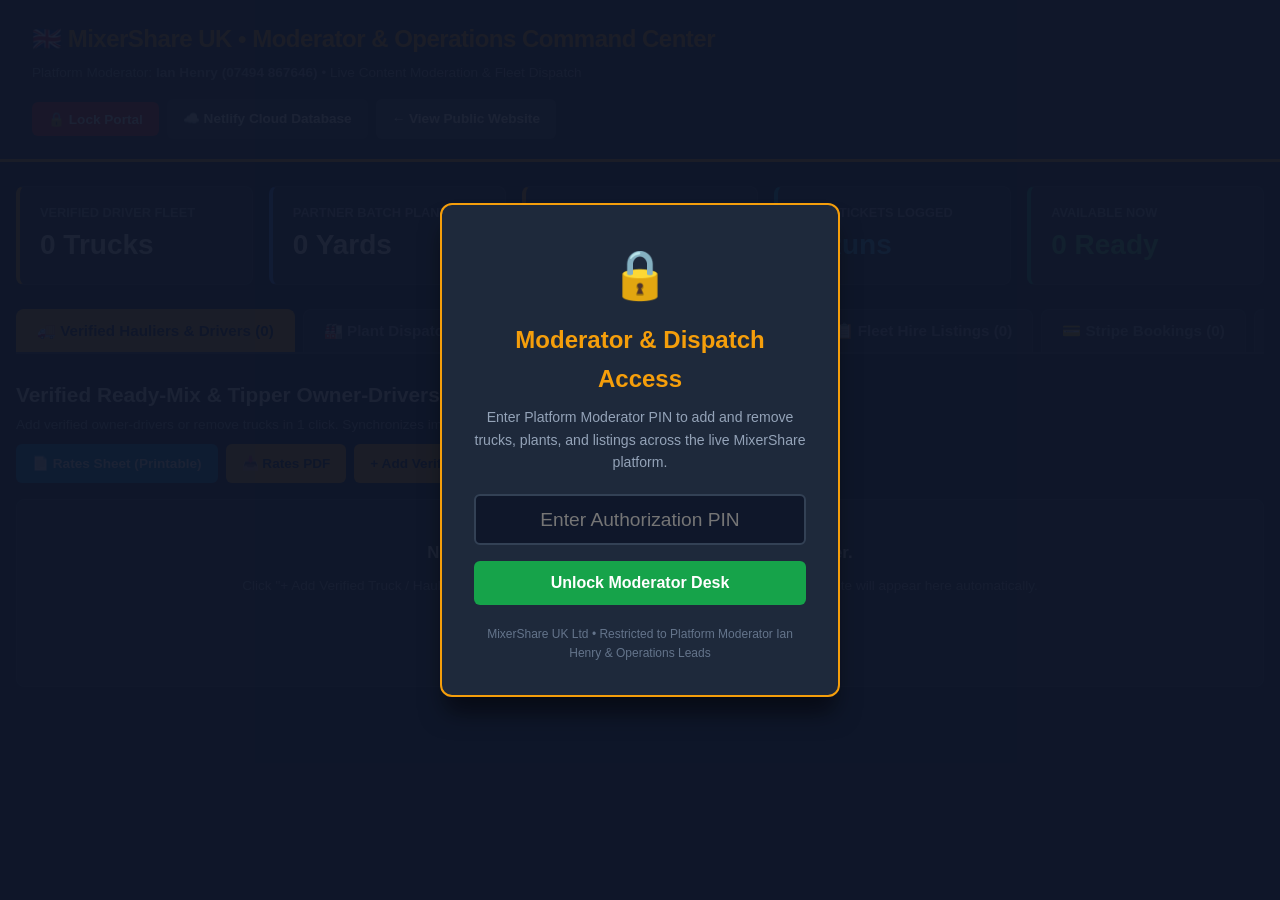
<file: portal.html>
<!DOCTYPE html>
<html lang="en-GB">
<head>
  <meta charset="UTF-8">
  <meta name="viewport" content="width=device-width, initial-scale=1.0">
  <title>MixerShare UK - Operations Dispatch Portal</title>
  <link rel="stylesheet" href="styles.css?v=6">
  <style>
    body {
      background: #0f172a;
      color: #f8fafc;
      font-family: -apple-system, BlinkMacSystemFont, 'Segoe UI', Roboto, sans-serif;
      margin: 0;
      padding: 0;
      min-height: 100vh;
    }
    .portal-header {
      background: #1e293b;
      border-bottom: 3px solid #f59e0b;
      padding: 1.25rem 2rem;
      display: flex;
      justify-content: space-between;
      align-items: center;
      flex-wrap: wrap;
      gap: 1rem;
    }
    .portal-title h1 {
      margin: 0;
      font-size: 1.5rem;
      color: #f59e0b;
      font-weight: 900;
      letter-spacing: -0.5px;
    }
    .portal-title p {
      margin: 0.2rem 0 0 0;
      font-size: 0.85rem;
      color: #94a3b8;
    }
    .portal-container {
      max-width: 1280px;
      margin: 1.5rem auto;
      padding: 0 1rem;
    }
    .stats-bar {
      display: grid;
      grid-template-columns: repeat(auto-fit, minmax(220px, 1fr));
      gap: 1rem;
      margin-bottom: 1.5rem;
    }
    .stat-card {
      background: #1e293b;
      border: 1px solid #334155;
      border-radius: 8px;
      padding: 1rem 1.25rem;
      border-left: 4px solid #f59e0b;
    }
    .stat-card span {
      display: block;
      font-size: 0.8rem;
      color: #94a3b8;
      text-transform: uppercase;
      font-weight: 700;
    }
    .stat-card strong {
      font-size: 1.75rem;
      color: #fff;
    }
    .portal-tabs {
      display: flex;
      gap: 0.5rem;
      border-bottom: 2px solid #334155;
      margin-bottom: 1.5rem;
      overflow-x: auto;
    }
    .p-tab {
      background: #1e293b;
      border: 1px solid #334155;
      border-bottom: none;
      color: #94a3b8;
      padding: 0.75rem 1.25rem;
      border-radius: 8px 8px 0 0;
      font-weight: 700;
      font-size: 0.95rem;
      cursor: pointer;
      white-space: nowrap;
      transition: all 0.2s;
    }
    .p-tab.active {
      background: #f59e0b;
      color: #0f172a;
      border-color: #f59e0b;
    }
    .tab-pane {
      display: none;
    }
    .tab-pane.active {
      display: block;
    }
    .data-card {
      background: #1e293b;
      border: 1px solid #334155;
      border-radius: 8px;
      padding: 1.25rem;
      margin-bottom: 1rem;
      display: flex;
      justify-content: space-between;
      align-items: center;
      flex-wrap: wrap;
      gap: 1rem;
      transition: transform 0.15s, border-color 0.15s;
    }
    .data-card:hover {
      border-color: #64748b;
      transform: translateY(-2px);
    }
    .card-info h3 {
      margin: 0 0 0.3rem 0;
      font-size: 1.2rem;
      color: #fff;
    }
    .card-meta {
      font-size: 0.88rem;
      color: #cbd5e1;
      display: flex;
      flex-wrap: wrap;
      gap: 0.75rem;
      align-items: center;
      margin-top: 0.3rem;
    }
    .badge {
      padding: 0.2rem 0.5rem;
      border-radius: 4px;
      font-size: 0.75rem;
      font-weight: 800;
      text-transform: uppercase;
    }
    .badge-green { background: #14532d; color: #86efac; border: 1px solid #22c55e; }
    .badge-blue { background: #1e3a8a; color: #93c5fd; border: 1px solid #3b82f6; }
    .badge-amber { background: #78350f; color: #fde68a; border: 1px solid #f59e0b; }
    .action-group {
      display: flex;
      gap: 0.5rem;
      flex-wrap: wrap;
    }
    .btn-act {
      padding: 0.55rem 1rem;
      border-radius: 6px;
      text-decoration: none;
      font-weight: 700;
      font-size: 0.85rem;
      display: inline-flex;
      align-items: center;
      gap: 0.35rem;
      border: none;
      cursor: pointer;
      transition: background 0.15s;
    }
    .btn-call { background: #16a34a; color: #fff; }
    .btn-call:hover { background: #15803d; }
    .btn-wa { background: #25d366; color: #fff; }
    .btn-wa:hover { background: #1eb956; }
    .btn-match { background: #2563eb; color: #fff; }
    .btn-match:hover { background: #1d4ed8; }
    .btn-view { background: #475569; color: #fff; }
    .btn-view:hover { background: #334155; }
    .btn-delete { background: #dc2626; color: #fff; }
    .btn-delete:hover { background: #b91c1c; }
    .btn-add { background: #f59e0b; color: #0f172a; font-weight: 800; }
    .btn-add:hover { background: #d97706; }

    /* Moderator Form Panel */
    .form-panel {
      background: #0f172a;
      border: 2px solid #f59e0b;
      border-radius: 10px;
      padding: 1.5rem;
      margin-bottom: 1.5rem;
      display: none;
    }
    .form-panel h3 {
      margin: 0 0 0.5rem 0;
      color: #f59e0b;
      font-size: 1.25rem;
    }
    .form-panel p {
      font-size: 0.88rem;
      color: #94a3b8;
      margin: 0 0 1.25rem 0;
    }
    .form-grid {
      display: grid;
      grid-template-columns: repeat(auto-fit, minmax(220px, 1fr));
      gap: 1rem;
      margin-bottom: 1.25rem;
    }
    .form-field {
      display: flex;
      flex-direction: column;
      gap: 0.35rem;
    }
    .form-field label {
      font-size: 0.82rem;
      font-weight: 700;
      color: #cbd5e1;
    }
    .form-field input, .form-field select, .form-field textarea {
      padding: 0.65rem 0.75rem;
      background: #1e293b;
      border: 1px solid #475569;
      border-radius: 6px;
      color: #fff;
      font-size: 0.9rem;
      box-sizing: border-box;
      width: 100%;
    }
    .form-field input:focus, .form-field select:focus, .form-field textarea:focus {
      outline: none;
      border-color: #f59e0b;
    }

    /* Toast Notification */
    #portal-toast {
      position: fixed;
      bottom: 24px;
      right: 24px;
      background: #16a34a;
      color: #fff;
      padding: 0.85rem 1.4rem;
      border-radius: 8px;
      font-weight: 700;
      font-size: 0.92rem;
      box-shadow: 0 10px 25px -5px rgba(0,0,0,0.5);
      z-index: 10000;
      display: none;
      align-items: center;
      gap: 0.5rem;
      transition: all 0.3s;
    }
    #portal-toast.error {
      background: #dc2626;
    }

    .pin-modal {
      position: fixed;
      top: 0; left: 0; right: 0; bottom: 0;
      background: rgba(15, 23, 42, 0.95);
      display: flex;
      align-items: center;
      justify-content: center;
      z-index: 9999;
      padding: 1rem;
    }
    .pin-card {
      background: #1e293b;
      border: 2px solid #f59e0b;
      border-radius: 12px;
      max-width: 400px;
      width: 100%;
      padding: 2rem;
      text-align: center;
      box-shadow: 0 20px 25px -5px rgba(0,0,0,0.5);
    }
  </style>
</head>
<body>

  <!-- Toast Message -->
  <div id="portal-toast"></div>

  <!-- Security Gate Modal -->
  <div id="pin-gate" class="pin-modal">
    <div class="pin-card">
      <div style="font-size:3rem; margin-bottom:0.5rem;">🔒</div>
      <h2 style="color:#f59e0b; margin:0 0 0.5rem 0;">Moderator &amp; Dispatch Access</h2>
      <p style="font-size:0.88rem; color:#94a3b8; margin-bottom:1.25rem;">Enter Platform Moderator PIN to add and remove trucks, plants, and listings across the live MixerShare platform.</p>
      <input type="password" id="pin-input" placeholder="Enter Authorization PIN" autocomplete="off" onkeydown="if(event.key==='Enter') verifyPin()" style="width:100%; padding:0.8rem; font-size:1.2rem; text-align:center; border:2px solid #334155; border-radius:6px; background:#0f172a; color:#fff; margin-bottom:1rem; box-sizing:border-box;">
      <button class="btn-act btn-call" style="width:100%; justify-content:center; padding:0.8rem; font-size:1rem;" onclick="verifyPin()">Unlock Moderator Desk</button>
      <div id="pin-err" style="color:#ef4444; font-size:0.85rem; margin-top:0.75rem; display:none;">Access Denied: Invalid Authorization PIN.</div>
      <div style="margin-top:1.25rem; font-size:0.75rem; color:#64748b;">MixerShare UK Ltd • Restricted to Platform Moderator Ian Henry &amp; Operations Leads</div>
    </div>
  </div>

  <!-- Header -->
  <header class="portal-header">
    <div class="portal-title">
      <h1>🇬🇧 MixerShare UK • Moderator &amp; Operations Command Center</h1>
      <p>Platform Moderator: <strong>Ian Henry (07494 867646)</strong> • Live Content Moderation &amp; Fleet Dispatch</p>
    </div>
    <div style="display:flex; gap:0.5rem; align-items:center; flex-wrap:wrap;">
      <button class="btn-act btn-delete" onclick="lockPortal()">🔒 Lock Portal</button>
      <a href="https://app.netlify.com/projects/mixershare/forms" target="_blank" class="btn-act btn-view" style="background:#334155;">☁️ Netlify Cloud Database</a>
      <a href="/" class="btn-act btn-view">← View Public Website</a>
    </div>
  </header>

  <div class="portal-container">

    <!-- Quick Stats -->
    <div class="stats-bar">
      <div class="stat-card">
        <span>Verified Driver Fleet</span>
        <strong id="stat-trucks">0 Trucks</strong>
      </div>
      <div class="stat-card" style="border-left-color:#3b82f6;">
        <span>Partner Batch Plants</span>
        <strong id="stat-plants">0 Yards</strong>
      </div>
      <div class="stat-card" style="border-left-color:#f59e0b;">
        <span>Public Hire Listings</span>
        <strong id="stat-listings" style="color:#fde047;">0 Listings</strong>
      </div>
      <div class="stat-card" style="border-left-color:#06b6d4;">
        <span>Shift Tickets Logged</span>
        <strong id="stat-tickets" style="color:#38bdf8;">0 Runs</strong>
      </div>
      <div class="stat-card" style="border-left-color:#10b981;">
        <span>Available Now</span>
        <strong id="stat-available" style="color:#4ade80;">0 Ready</strong>
      </div>
    </div>

    <!-- Navigation Tabs -->
    <div class="portal-tabs">
      <button class="p-tab active" onclick="showTab('tab-hauliers')">🚚 Verified Hauliers &amp; Drivers (<span id="count-hauliers">0</span>)</button>
      <button class="p-tab" onclick="showTab('tab-plants')">🏭 Plant Dispatch Needs (<span id="count-plants">0</span>)</button>
      <button class="p-tab" onclick="showTab('tab-tickets')">📋 Shift Tickets &amp; Radials (<span id="count-tickets">0</span>)</button>
      <button class="p-tab" onclick="showTab('tab-listings')">📋 Fleet Hire Listings (<span id="count-listings">0</span>)</button>
      <button class="p-tab" onclick="showTab('tab-bookings')">💳 Stripe Bookings (<span id="count-bookings">0</span>)</button>
      <button class="p-tab" onclick="showTab('tab-match')">⚡ Matchmaker (Truck &amp; Plant)</button>
      <button class="p-tab" onclick="showTab('tab-academy')">🎓 Academy Trainees (<span id="count-academy">0</span>)</button>
    </div>

    <!-- Tab 1: Haulier Fleet -->
    <div id="tab-hauliers" class="tab-pane active">
      <div style="display:flex; justify-content:space-between; align-items:center; margin-bottom:1rem; flex-wrap:wrap; gap:0.5rem;">
        <div>
          <h2 style="margin:0; font-size:1.3rem;">Verified Ready-Mix &amp; Tipper Owner-Drivers</h2>
          <p style="margin:0.2rem 0 0 0; font-size:0.85rem; color:#94a3b8;">Add verified owner-drivers or remove trucks in 1 click. Synchronizes immediately with the live website.</p>
        </div>
        <div style="display:flex; gap:0.5rem; flex-wrap:wrap;">
          <a href="driver_radial_rates_sheet.html" target="_blank" class="btn-act btn-view" style="text-decoration:none; background:#0284c7; color:#fff;">📄 Rates Sheet (Printable)</a>
          <a href="mixershare_driver_radial_rates.pdf" target="_blank" class="btn-act btn-view" style="text-decoration:none; background:#f59e0b; color:#0f172a; font-weight:800;">📥 Rates PDF</a>
          <button class="btn-act btn-add" onclick="toggleForm('form-add-haulier')">+ Add Verified Truck / Haulier</button>
          <button class="btn-act btn-view" onclick="exportCsv('hauliers')">📥 Export CSV</button>
        </div>
      </div>

      <!-- Add Haulier Form Panel -->
      <div id="form-add-haulier" class="form-panel">
        <h3>➕ Add Verified Truck / Haulier to Live Roster</h3>
        <p>This truck will be published directly to the live driver availability roster on the website.</p>
        <form onsubmit="addModeratorHaulier(event)">
          <div class="form-grid">
            <div class="form-field">
              <label>Company / Operator Name *</label>
              <input type="text" id="h-name" placeholder="e.g. North East Haulage Ltd" required>
            </div>
            <div class="form-field">
              <label>Contact Driver / Manager *</label>
              <input type="text" id="h-contact" placeholder="e.g. Dave Wilson" required>
            </div>
            <div class="form-field">
              <label>Mobile Number (SMS / WhatsApp) *</label>
              <input type="tel" id="h-phone" placeholder="07494 867646" required>
            </div>
            <div class="form-field">
              <label>Email Address</label>
              <input type="email" id="h-email" placeholder="driver@haulage.co.uk">
            </div>
            <div class="form-field">
              <label>Vehicle Specification *</label>
              <select id="h-truck" required>
                <option value="Standard 8m³ 4-Axle Rigid Mixer" selected>Standard 8m³ 4-Axle Rigid Mixer</option>
                <option value="2-Axle 4m³ Compact Mini-Mixer">2-Axle 4m³ Compact Mini-Mixer</option>
                <option value="3-Axle 6m³ Rigid Mixer">3-Axle 6m³ Medium Mixer</option>
                <option value="8x4 32t Steel Body Tipper Wagon">8x4 32t Steel Body Tipper Wagon</option>
                <option value="8x4 32t Grab Tipper Lorry">8x4 32t Grab Tipper Lorry</option>
                <option value="Artic Semi-Trailer 12m³ Mixer">Artic Semi-Trailer 12m³ Mixer</option>
              </select>
            </div>
            <div class="form-field">
              <label>Vehicle VRN (Registration) *</label>
              <input type="text" id="h-vrn" placeholder="e.g. AB12 CDE" required>
            </div>
            <div class="form-field">
              <label>Operating Base / Postcode *</label>
              <input type="text" id="h-loc" placeholder="e.g. Gateshead / Newcastle (NE8)" required>
            </div>
            <div class="form-field">
              <label>Availability Status *</label>
              <select id="h-status" required>
                <option value="Available Today" selected>Available Today (Immediate)</option>
                <option value="Available Tomorrow">Available Tomorrow</option>
                <option value="Relief on Call">Relief on Call / Standby</option>
              </select>
            </div>
            <div class="form-field">
              <label>Bank / Faster Payments Info</label>
              <input type="text" id="h-bank" placeholder="e.g. Sort 20-00-00, Acc ****1234">
            </div>
          </div>
          <div style="display:flex; gap:0.5rem; justify-content:flex-end;">
            <button type="button" class="btn-act btn-view" onclick="toggleForm('form-add-haulier')">Cancel</button>
            <button type="submit" class="btn-act btn-add" style="padding:0.65rem 1.4rem;">Publish Truck to Live Site</button>
          </div>
        </form>
      </div>

      <div id="hauliers-list">
        <!-- Populated by JavaScript -->
      </div>
    </div>

    <!-- Tab 2: Plant Needs -->
    <div id="tab-plants" class="tab-pane">
      <div style="display:flex; justify-content:space-between; align-items:center; margin-bottom:1rem; flex-wrap:wrap; gap:0.5rem;">
        <div>
          <h2 style="margin:0; font-size:1.3rem;">Plant Dispatch Requirements &amp; Relief Orders</h2>
          <p style="margin:0.2rem 0 0 0; font-size:0.85rem; color:#94a3b8;">Log urgent yard relief requirements or remove resolved orders. Synchronized with the public site.</p>
        </div>
        <div style="display:flex; gap:0.5rem;">
          <button class="btn-act btn-add" onclick="toggleForm('form-add-plant')">+ Add Plant Relief Need</button>
          <button class="btn-act btn-view" onclick="exportCsv('plants')">📥 Export CSV</button>
        </div>
      </div>

      <!-- Add Plant Form Panel -->
      <div id="form-add-plant" class="form-panel">
        <h3>➕ Add Emergency Plant Relief Requirement</h3>
        <p>Broadcast this relief need to registered owner-drivers and match immediately.</p>
        <form onsubmit="addModeratorPlant(event)">
          <div class="form-grid">
            <div class="form-field">
              <label>Plant / Yard Company Name *</label>
              <input type="text" id="p-company" placeholder="e.g. Breedon Concrete Gateshead" required>
            </div>
            <div class="form-field">
              <label>Plant Manager / Contact *</label>
              <input type="text" id="p-contact" placeholder="e.g. Mark Robinson" required>
            </div>
            <div class="form-field">
              <label>Phone Number *</label>
              <input type="tel" id="p-phone" placeholder="07494 867646" required>
            </div>
            <div class="form-field">
              <label>Email Address</label>
              <input type="email" id="p-email" placeholder="dispatch@plant.co.uk">
            </div>
            <div class="form-field">
              <label>Yard Location / Town *</label>
              <input type="text" id="p-loc" placeholder="e.g. Team Valley, Gateshead (NE11)" required>
            </div>
            <div class="form-field">
              <label>Relief Need / Truck Specification *</label>
              <input type="text" id="p-need" placeholder="e.g. Need 8m³ Mixer — 1-2 Emergency Relief Loads [4-6 Radial Miles]" required>
            </div>
            <div class="form-field">
              <label>Urgency Status *</label>
              <select id="p-status" required>
                <option value="Urgent Relief Needed" selected>Urgent Relief Needed (Today)</option>
                <option value="Relief Cover Queued">Relief Cover Queued (Tomorrow)</option>
                <option value="Driver Shortage Cover">Driver Shortage Cover</option>
              </select>
            </div>
          </div>
          <div style="display:flex; gap:0.5rem; justify-content:flex-end;">
            <button type="button" class="btn-act btn-view" onclick="toggleForm('form-add-plant')">Cancel</button>
            <button type="submit" class="btn-act btn-add" style="padding:0.65rem 1.4rem;">Broadcast Plant Need Live</button>
          </div>
        </form>
      </div>

      <div id="plants-list">
        <!-- Populated by JavaScript -->
      </div>
    </div>

    
    <!-- Tab: Shift Delivery Tickets & Radial Tracker -->
    <div id="tab-tickets" class="tab-pane">
      <div style="display:flex; justify-content:space-between; align-items:center; margin-bottom:1rem; flex-wrap:wrap; gap:0.5rem;">
        <div>
          <h2 style="margin:0; font-size:1.3rem;">📋 Shift Delivery Tickets &amp; Radial Mileage Tracker</h2>
          <p style="margin:0.2rem 0 0 0; font-size:0.85rem; color:#94a3b8;">Real-time plant dockets, pour site radials, excess waiting time, and customer sign-offs. Reconcile runs &amp; authorize 24hr Faster Payments.</p>
        </div>
        <div style="display:flex; gap:0.5rem; flex-wrap:wrap;">
          <a href="ticket.html" target="_blank" class="btn-act btn-add" style="text-decoration:none;">➕ Open Driver Delivery Ticket Form</a>
          <button class="btn-act btn-view" onclick="exportCsv('tickets')">📥 Export Tickets CSV</button>
        </div>
      </div>

      <!-- Live Shift Stats Metrics -->
      <div style="display:grid; grid-template-columns:repeat(auto-fit, minmax(200px, 1fr)); gap:1rem; margin-bottom:1.5rem;">
        <div style="background:#1e293b; border:1px solid #334155; border-left:4px solid #38bdf8; border-radius:8px; padding:0.85rem 1rem;">
          <span style="font-size:0.75rem; color:#94a3b8; text-transform:uppercase; font-weight:700; display:block;">Total Dockets Logged</span>
          <strong id="ticket-metric-count" style="font-size:1.5rem; color:#fff;">0 Loads</strong>
        </div>
        <div style="background:#1e293b; border:1px solid #334155; border-left:4px solid #f59e0b; border-radius:8px; padding:0.85rem 1rem;">
          <span style="font-size:0.75rem; color:#94a3b8; text-transform:uppercase; font-weight:700; display:block;">Total Radial Distance</span>
          <strong id="ticket-metric-radial" style="font-size:1.5rem; color:#fde047;">0 Miles</strong>
        </div>
        <div style="background:#1e293b; border:1px solid #334155; border-left:4px solid #10b981; border-radius:8px; padding:0.85rem 1rem;">
          <span style="font-size:0.75rem; color:#94a3b8; text-transform:uppercase; font-weight:700; display:block;">Concrete Hauled</span>
          <strong id="ticket-metric-volume" style="font-size:1.5rem; color:#4ade80;">0.0 m³</strong>
        </div>
        <div style="background:#1e293b; border:1px solid #334155; border-left:4px solid #a855f7; border-radius:8px; padding:0.85rem 1rem;">
          <span style="font-size:0.75rem; color:#94a3b8; text-transform:uppercase; font-weight:700; display:block;">Total Haulier Payouts</span>
          <strong id="ticket-metric-payout" style="font-size:1.5rem; color:#c084fc;">£0.00</strong>
        </div>
      </div>

      <div id="tickets-list">
        <!-- Populated dynamically by JavaScript -->
      </div>
    </div>

    <!-- Tab 3: Fleet Hire Listings -->
    <div id="tab-listings" class="tab-pane">
      <div style="display:flex; justify-content:space-between; align-items:center; margin-bottom:1rem; flex-wrap:wrap; gap:0.5rem;">
        <div>
          <h2 style="margin:0; font-size:1.3rem;">Fleet Capacity Exchange Rental Listings</h2>
          <p style="margin:0.2rem 0 0 0; font-size:0.85rem; color:#94a3b8;">Manage the idle trucks listed for direct hire on the public MixerShare exchange.</p>
        </div>
        <div style="display:flex; gap:0.5rem;">
          <button class="btn-act btn-add" onclick="toggleForm('form-add-listing')">+ Add Fleet Rental Listing</button>
          <button class="btn-act btn-view" onclick="exportCsv('listings')">📥 Export CSV</button>
        </div>
      </div>

      <!-- Add Listing Form Panel -->
      <div id="form-add-listing" class="form-panel">
        <h3>➕ Add Fleet Capacity Rental Listing</h3>
        <p>List an available mixer or tipper for day-hire or spot relief on the public board.</p>
        <form onsubmit="addModeratorListing(event)">
          <div class="form-grid">
            <div class="form-field">
              <label>Plant / Haulier Company Name *</label>
              <input type="text" id="l-name" placeholder="e.g. Apex Ready-Mix Ltd" required>
            </div>
            <div class="form-field">
              <label>Vehicle Type &amp; Drum Size *</label>
              <select id="l-truck" required>
                <option value="Standard 8m³ 4-Axle Rigid Mixer" selected>Standard 8m³ 4-Axle Rigid Mixer</option>
                <option value="2-Axle 4m³ Compact Mini-Mixer">2-Axle 4m³ Compact Mini-Mixer</option>
                <option value="3-Axle 6m³ Rigid Mixer">3-Axle 6m³ Medium Mixer</option>
                <option value="8x4 32t Steel Body Tipper Wagon">8x4 32t Steel Body Tipper Wagon</option>
                <option value="8x4 32t Grab Tipper Lorry">8x4 32t Grab Tipper Lorry</option>
              </select>
            </div>
            <div class="form-field">
              <label>Full Day Shift Rate (£) *</label>
              <input type="number" id="l-full" value="520" required>
            </div>
            <div class="form-field">
              <label>Half Day Shift Rate (£) *</label>
              <input type="number" id="l-half" value="320" required>
            </div>
            <div class="form-field">
              <label>Radial Base Fee (£) *</label>
              <input type="number" id="l-radial-base" value="85" required>
            </div>
            <div class="form-field">
              <label>Per-Mile Radial Rate (£) *</label>
              <input type="number" step="0.5" id="l-radial-mile" value="5.00" required>
            </div>
            <div class="form-field">
              <label>Operating Location / Town *</label>
              <input type="text" id="l-loc" placeholder="e.g. Newcastle / Sunderland" required>
            </div>
            <div class="form-field">
              <label>Trucks Available</label>
              <input type="number" id="l-count" value="1" min="1" required>
            </div>
          </div>
          <div style="display:flex; gap:0.5rem; justify-content:flex-end;">
            <button type="button" class="btn-act btn-view" onclick="toggleForm('form-add-listing')">Cancel</button>
            <button type="submit" class="btn-act btn-add" style="padding:0.65rem 1.4rem;">Publish Listing to Board</button>
          </div>
        </form>
      </div>

      <div id="listings-list">
        <!-- Populated by JavaScript -->
      </div>
    </div>

    <!-- Tab 4: Stripe Bookings & Escrow -->
    <div id="tab-bookings" class="tab-pane">
      <div style="display:flex; justify-content:space-between; align-items:center; margin-bottom:1rem; flex-wrap:wrap; gap:0.5rem;">
        <div>
          <h2 style="margin:0; font-size:1.3rem;">Stripe Connect Authorized Bookings &amp; Escrow Payments</h2>
          <p style="margin:0.2rem 0 0 0; font-size:0.85rem; color:#94a3b8;">Review client bookings, release 24hr Faster Payments, or archive completed records.</p>
        </div>
        <button class="btn-act btn-view" onclick="exportCsv('bookings')">📥 Export CSV</button>
      </div>
      <div id="bookings-list">
        <!-- Populated by JavaScript -->
      </div>
    </div>

    
    <!-- Tab 5: Matchmaker -->
    <div id="tab-match" class="tab-pane">
      <div class="data-card" style="display:block; padding:1.75rem;">
        <div style="display:flex; justify-content:space-between; align-items:center; flex-wrap:wrap; gap:0.5rem; margin-bottom:0.5rem;">
          <h2 style="margin:0; font-size:1.3rem; color:#f59e0b;">⚡ 1-Click Dispatch Matchmaker &amp; Deadhead Protection Check</h2>
          <span class="badge badge-green">🛡️ Deadhead Guardrail Active</span>
        </div>
        <p style="font-size:0.9rem; color:#94a3b8; margin-bottom:1.5rem;">
          Select an urgent plant requirement and match with an available haulier. The platform automatically assesses <strong>deadhead transit distance</strong> to protect the driver against loss-making runs (e.g. driving 15–20 miles for 1 small load).
        </p>
        
        <div style="display:grid; grid-template-columns:repeat(auto-fit, minmax(280px, 1fr)); gap:1.5rem;">
          <div style="background:#0f172a; padding:1.25rem; border-radius:8px; border:1px solid #334155;">
            <h4 style="color:#38bdf8; margin:0 0 0.75rem 0;">1. Select Ordering Plant Requirement:</h4>
            <select id="match-plant" onchange="evaluateMatchmakerDeadhead()" style="width:100%; padding:0.75rem; background:#1e293b; color:#fff; border:1px solid #475569; border-radius:6px;">
              <!-- Populated dynamically by JavaScript -->
            </select>
          </div>

          <div style="background:#0f172a; padding:1.25rem; border-radius:8px; border:1px solid #334155;">
            <h4 style="color:#4ade80; margin:0 0 0.75rem 0;">2. Assign Available Haulier / Truck:</h4>
            <select id="match-haulier" onchange="evaluateMatchmakerDeadhead()" style="width:100%; padding:0.75rem; background:#1e293b; color:#fff; border:1px solid #475569; border-radius:6px;">
              <!-- Populated dynamically by JavaScript -->
            </select>
          </div>
        </div>

        <!-- Deadhead Feasibility Assessment Result Box -->
        <div id="match-deadhead-box" style="margin-top:1.25rem; padding:1rem; border-radius:8px; background:#0f172a; border:1px solid #334155; font-size:0.88rem; line-height:1.5;">
          <!-- Dynamically assessed -->
        </div>

        <div style="margin-top:1.5rem; display:flex; justify-content:space-between; align-items:center; flex-wrap:wrap; gap:0.75rem;">
          <div style="font-size:0.8rem; color:#94a3b8;">
            ✔ Automatically queues SMS &amp; WhatsApp delivery ticket link to driver cab.
          </div>
          <button id="btn-execute-match" class="btn-act btn-match" style="padding:0.85rem 1.75rem; font-size:1rem;" onclick="executeMatch()">🚀 Dispatch Haulier &amp; Send Ticket Sign-off Link</button>
        </div>
      </div>
    </div>

    <!-- Tab 6: Academy Trainees -->
    <div id="tab-academy" class="tab-pane">
      <div style="display:flex; justify-content:space-between; align-items:center; margin-bottom:1rem; flex-wrap:wrap; gap:0.5rem;">
        <div>
          <h2 style="margin:0; font-size:1.3rem;">Driver Training Academy Registrations</h2>
          <p style="margin:0.2rem 0 0 0; font-size:0.85rem; color:#94a3b8;">1-Day Practical Ready-Mix Masterclass bookings. Lead Instructor: Ian Henry.</p>
        </div>
        <a href="mixershare_training_brief.pdf" target="_blank" class="btn-act btn-view">📄 Syllabus Brief PDF</a>
      </div>
      <div id="academy-list">
        <!-- Populated by JavaScript -->
      </div>
    </div>

  </div>

  <script>
    // 1. Cryptographic PIN Verification (SHA-256)
    async function sha256(str) {
      const buf = new TextEncoder().encode(str);
      const hashBuf = await crypto.subtle.digest('SHA-256', buf);
      return Array.from(new Uint8Array(hashBuf)).map(b => b.toString(16).padStart(2, '0')).join('');
    }

    const AUTHORIZED_HASHES = [
      'ae5540d7f3a690bc1aa27884291cbe53795bb679f603536eed4582179eb19d2a', // PIN: 07494
      '1bc3201a9f24a2fe48f634f90d406aaf6cbf5e36e292870ecba98d74b065ee1b', // PIN: 1994
      '0a067100eded9cfed01b9db034a948f97b5a9faf9f87981791af6bc6484e6ef6', // PIN: 07494867646
      '7ce74b56300b47f0c20832cfeaad05d3c876dfa46fa7b3d38223cbe84e7b0e18'  // PIN: mixer
    ];

    async function verifyPin() {
      const pinInput = document.getElementById('pin-input');
      const pin = (pinInput ? pinInput.value.trim() : '');
      if (!pin) return;
      const hashed = await sha256(pin);

      if (AUTHORIZED_HASHES.includes(hashed)) {
        document.getElementById('pin-gate').style.display = 'none';
        sessionStorage.setItem('mixer_admin_auth', '1');
        if (pinInput) pinInput.value = '';
        const err = document.getElementById('pin-err');
        if (err) err.style.display = 'none';
        showToast('🔓 Moderator Command Center Unlocked!');
      } else {
        const err = document.getElementById('pin-err');
        if (err) {
          err.style.display = 'block';
          err.innerText = 'Access Denied: Invalid Authorization PIN.';
        }
      }
    }

    function lockPortal() {
      sessionStorage.removeItem('mixer_admin_auth');
      const gate = document.getElementById('pin-gate');
      if (gate) gate.style.display = 'flex';
      const pinInput = document.getElementById('pin-input');
      if (pinInput) {
        pinInput.value = '';
        pinInput.focus();
      }
      showToast('🔒 Portal Locked.', true);
    }

    if (sessionStorage.getItem('mixer_admin_auth') === '1') {
      document.getElementById('pin-gate').style.display = 'none';
    }

    // Toast Notifications
    function showToast(msg, isError = false) {
      const toast = document.getElementById('portal-toast');
      if (!toast) return;
      toast.innerText = msg;
      toast.className = isError ? 'error' : '';
      toast.style.display = 'flex';
      setTimeout(() => {
        toast.style.display = 'none';
      }, 3200);
    }

    // Toggle Form Panels
    function toggleForm(formId) {
      const panel = document.getElementById(formId);
      if (!panel) return;
      panel.style.display = panel.style.display === 'block' ? 'none' : 'block';
      if (panel.style.display === 'block') {
        panel.scrollIntoView({ behavior: 'smooth', block: 'nearest' });
      }
    }

    // Tab Switching
    function showTab(tabId) {
      document.querySelectorAll('.tab-pane').forEach(el => el.classList.remove('active'));
      document.querySelectorAll('.p-tab').forEach(el => el.classList.remove('active'));
      const targetPane = document.getElementById(tabId);
      if (targetPane) targetPane.classList.add('active');

      const matchingBtn = document.querySelector(`.p-tab[onclick*="${tabId}"]`);
      if (matchingBtn) matchingBtn.classList.add('active');
    }

    // 2. Data State
    let baseHauliers = [];
    let basePlants = [];
    let customListings = [];
    let baseBookings = [];
    let baseTickets = [];
    let baseAcademy = [];

    // Scrub legacy cached data containing Henry Transport / NK68 ABC
    try {
      let storedListings = JSON.parse(localStorage.getItem('mixershare_custom_listings') || '[]');
      storedListings = storedListings.filter(l => {
        const text = ((l.plantName || '') + ' ' + (l.location || '') + ' ' + (l.truckType || '')).toLowerCase();
        return !text.includes('henry transport') && !text.includes('nk68 abc');
      });
      localStorage.setItem('mixershare_custom_listings', JSON.stringify(storedListings));

      let storedSubs = JSON.parse(localStorage.getItem('mixershare_submissions') || '[]');
      storedSubs = storedSubs.filter(s => {
        const text = ((s.operator || '') + ' ' + (s.driver_name || '') + ' ' + (s.company || '') + ' ' + (s.company_name || '') + ' ' + (s.vrn || '')).toLowerCase();
        return !text.includes('henry transport') && !text.includes('nk68 abc');
      });
      localStorage.setItem('mixershare_submissions', JSON.stringify(storedSubs));
    } catch(e) {
      console.warn('Storage scrub error:', e);
    }

    // Load Live Data from LocalStorage
    function loadData() {
      baseHauliers = [];
      basePlants = [];
      customListings = [];
      baseBookings = [];
      baseAcademy = [];
      baseTickets = [];

      try {
        const storedTickets = JSON.parse(localStorage.getItem('mixershare_tickets') || '[]');
        storedTickets.forEach((t, idx) => {
          if (!t.id) t.id = 'tkt-' + (t.timestamp || Date.now()) + '-' + idx;
          baseTickets.push(t);
        });

        const storedListings = JSON.parse(localStorage.getItem('mixershare_custom_listings') || '[]');
        storedListings.forEach((l, idx) => {
          if (!l.id) l.id = 'lst-' + (Date.now() + idx);
          customListings.push(l);
        });

        const stored = JSON.parse(localStorage.getItem('mixershare_submissions') || '[]');
        stored.forEach((sub, idx) => {
          const subId = sub.id || ('sub-' + (sub.timestamp || Date.now()) + '-' + idx);
          sub.id = subId;

          if (sub.formType === 'stripe-booking-payment') {
            baseBookings.push({
              id: subId,
              refCode: sub.refCode || ('MS-' + Math.floor(100000 + Math.random() * 900000)),
              timestamp: sub.timestamp || new Date().toISOString(),
              operatorName: sub.operatorName || 'Franchised Owner-Driver',
              truckType: sub.truckType || 'Rigid Mixer',
              bookingDesc: sub.bookingDesc || 'Full Day Shift (8 Hours - All-Inc)',
              postcode: sub.postcode || 'NE8 1AA',
              totalFee: sub.totalFee || '£520.00',
              status: sub.status || 'Payment Authorized / Escrow Locked'
            });
          } else if (sub.formType === 'driver-signup' || sub.formType === 'haulier-full-onboarding' || sub.formType === 'driver-availability-quick') {
            baseHauliers.push({
              id: subId,
              name: sub.operator || sub.company_name || sub.driver_name || 'Registered Driver',
              contact: sub.driver_name || sub.operator || 'Driver',
              phone: sub.mobile || '07494 867646',
              email: sub.email || 'mixershareuk@gmail.com',
              truck: sub.vehicle || sub.vehicle_type || 'Standard 8m³ Rigid Mixer',
              vrn: sub.vrn || 'On File',
              location: sub.postcode || sub.location || 'North East Pilot',
              status: sub.status || sub.timing || 'Available Now',
              hours: sub.availableHours || 'Immediate Dispatch',
              bank: sub.account_number ? ('Sort ' + (sub.sort_code||'00-00-00') + ', Acc ****' + sub.account_number.slice(-4)) : (sub.bank || 'Faster Payments Active')
            });
          } else if (sub.formType === 'plant-inquiry' || sub.formType === 'plant-relief-quick') {
            basePlants.push({
              id: subId,
              company: sub.company || sub.company_name || 'Registered Concrete Yard',
              contact: sub.contact || sub.contact_name || 'Plant Manager',
              phone: sub.phone || '07494 867646',
              email: sub.email || 'mixershareuk@gmail.com',
              location: sub.location || 'North East UK',
              need: sub.reliefNeed || sub.relief_need || 'Priority Relief Matching',
              status: sub.status || 'Urgent Relief Needed'
            });
          } else if (sub.formType === 'training-inquiry') {
            baseAcademy.push({
              id: subId,
              candidate: sub.name || 'Candidate',
              count: sub.count || '1',
              phone: sub.phone || '07494 867646',
              email: sub.email || 'mixershareuk@gmail.com',
              timestamp: sub.timestamp || new Date().toISOString()
            });
          } else if (sub.formType === 'digital-delivery-ticket') {
            if (!baseTickets.some(t => t.ticketRef === sub.ticketRef || t.id === sub.id)) {
              baseTickets.push({
                id: subId,
                ticketRef: sub.ticketRef || ('MS-DT-' + Math.floor(100000 + Math.random() * 900000)),
                timestamp: sub.timestamp || new Date().toISOString(),
                driver: sub.operator || sub.driver_name || 'Driver',
                vrn: sub.vrn || 'VRN',
                truckLabel: sub.vehicle || '8m³ Rigid Mixer',
                plant: sub.company || 'Ready-Mix Plant',
                plantDocket: sub.plantDocket || 'Docket',
                volume: sub.volume || '6.0',
                mixSpec: sub.mixSpec || 'Standard Ready-Mix',
                siteName: sub.siteName || 'Jobsite',
                sitePostcode: sub.location || 'Local Site',
                radialMiles: sub.radialMiles || 5,
                waitingMins: sub.waitingMins || 0,
                totalPayout: sub.payout || '£100.00',
                receiverName: sub.receiverName || 'Site Agent',
                receiverRole: sub.receiverRole || 'Site Rep',
                status: sub.status || 'Logged & Discharged'
              });
            }
          }
        });
      } catch(e) {
        console.warn('LocalStorage load error:', e);
      }
    }

    // 3. Render Functions
    function renderAll() {
      renderStats();
      renderHauliers();
      renderPlants();
      renderListings();
      renderBookings();
      renderTickets();
      renderAcademy();
      populateMatchmaker();
    }

    function renderStats() {
      document.getElementById('stat-trucks').innerText = baseHauliers.length + (baseHauliers.length === 1 ? ' Truck' : ' Trucks');
      document.getElementById('stat-plants').innerText = basePlants.length + (basePlants.length === 1 ? ' Yard' : ' Yards');
      document.getElementById('stat-listings').innerText = customListings.length + (customListings.length === 1 ? ' Listing' : ' Listings');
      const availCount = baseHauliers.filter(h => (h.status || '').toLowerCase().includes('today') || (h.status || '').toLowerCase().includes('now')).length;
      document.getElementById('stat-available').innerText = availCount + ' Ready';

      document.getElementById('count-hauliers').innerText = baseHauliers.length;
      document.getElementById('count-plants').innerText = basePlants.length;
      document.getElementById('count-listings').innerText = customListings.length;
      document.getElementById('count-bookings').innerText = baseBookings.length;
      if (document.getElementById('stat-tickets')) {
        document.getElementById('stat-tickets').innerText = baseTickets.length + (baseTickets.length === 1 ? ' Run' : ' Runs');
      }
      if (document.getElementById('count-tickets')) {
        document.getElementById('count-tickets').innerText = baseTickets.length;
      }
      document.getElementById('count-academy').innerText = baseAcademy.length;
    }

    // Render Hauliers
    function renderHauliers() {
      const container = document.getElementById('hauliers-list');
      if (!container) return;

      if (baseHauliers.length === 0) {
        container.innerHTML = `
          <div class="data-card" style="text-align:center; padding:2.5rem; color:#94a3b8; display:block;">
            <p style="margin:0; font-size:1.05rem; color:#f1f5f9; font-weight:600;">No verified hauliers or drivers currently on the roster.</p>
            <p style="margin:0.5rem 0 1rem 0; font-size:0.85rem; color:#94a3b8;">Click "+ Add Verified Truck / Haulier" above to add an owner-driver, or driver signups from the website will appear here automatically.</p>
            <button class="btn-act btn-add" onclick="toggleForm('form-add-haulier')">+ Add Verified Truck / Haulier</button>
          </div>
        `;
        return;
      }

      container.innerHTML = baseHauliers.map(h => `
        <div class="data-card" id="card-${h.id}">
          <div class="card-info">
            <div style="display:flex; align-items:center; gap:0.5rem; flex-wrap:wrap;">
              <h3>${h.name}</h3>
              <span class="badge ${(h.status||'').includes('Today') || (h.status||'').includes('Now') ? 'badge-green' : 'badge-blue'}">${h.status}</span>
              <span class="badge badge-amber">${h.truck}</span>
            </div>
            <div class="card-meta">
              <span>👤 Contact: <strong>${h.contact}</strong></span>
              <span>📍 Base: <strong>${h.location}</strong></span>
              <span>🚛 VRN: <strong style="color:#fde047;">${h.vrn}</strong></span>
              <span>💳 Bank: <strong style="color:#93c5fd;">${h.bank}</strong></span>
            </div>
          </div>
          <div class="action-group">
            <a href="tel:${h.phone}" class="btn-act btn-call">📞 Call</a>
            <a href="https://wa.me/44${(h.phone || '').replace(/[^0-9]/g, '').replace(/^0/, '')}?text=Hi%20${encodeURIComponent(h.contact)},%20MixerShare%20Operations%20here.%20We%20have%20a%20relief%20dispatch%20ready%20for%20your%20${encodeURIComponent(h.truck)}" target="_blank" class="btn-act btn-wa">💬 WhatsApp</a>
            <button class="btn-act btn-delete" onclick="removeHaulier('${h.id}')">🗑️ Remove Truck</button>
          </div>
        </div>
      `).join('');
    }

    // Render Plants
    function renderPlants() {
      const container = document.getElementById('plants-list');
      if (!container) return;

      if (basePlants.length === 0) {
        container.innerHTML = `
          <div class="data-card" style="text-align:center; padding:2.5rem; color:#94a3b8; display:block;">
            <p style="margin:0; font-size:1.05rem; color:#f1f5f9; font-weight:600;">No plant relief requests currently pending.</p>
            <p style="margin:0.5rem 0 1rem 0; font-size:0.85rem; color:#94a3b8;">When a ready-mix concrete plant posts a relief need on the website, or you log one manually via "+ Add Plant Relief Need", it will appear here.</p>
            <button class="btn-act btn-add" onclick="toggleForm('form-add-plant')">+ Add Plant Relief Need</button>
          </div>
        `;
        return;
      }

      container.innerHTML = basePlants.map(p => `
        <div class="data-card" id="card-${p.id}" style="border-left: 4px solid #3b82f6;">
          <div class="card-info">
            <div style="display:flex; align-items:center; gap:0.5rem; flex-wrap:wrap;">
              <h3>${p.company}</h3>
              <span class="badge badge-blue">${p.status}</span>
            </div>
            <div style="font-size:0.95rem; color:#f59e0b; font-weight:700; margin:0.35rem 0;">
              📢 Requirement: ${p.need}
            </div>
            <div class="card-meta">
              <span>👤 Contact: <strong>${p.contact}</strong></span>
              <span>📍 Yard: <strong>${p.location}</strong></span>
              <span>📞 ${p.phone}</span>
              <span>✉️ ${p.email}</span>
            </div>
          </div>
          <div class="action-group">
            <a href="tel:${p.phone}" class="btn-act btn-call">📞 Call Plant</a>
            <a href="https://wa.me/44${(p.phone || '').replace(/[^0-9]/g, '').replace(/^0/, '')}?text=Hi%20${encodeURIComponent(p.contact)},%20MixerShare%20Operations%20here.%20We%20have%20an%20available%20mixer%20truck%20ready%20to%20cover%20your%20loads%20at%20${encodeURIComponent(p.company)}" target="_blank" class="btn-act btn-wa">💬 WhatsApp</a>
            <button class="btn-act btn-match" onclick="document.getElementById('match-plant').value = '${p.company.replace(/'/g, "\\'")}'; showTab('tab-match');">⚡ Assign Truck</button>
            <button class="btn-act btn-delete" onclick="removePlant('${p.id}')">🗑️ Remove Plant</button>
          </div>
        </div>
      `).join('');
    }

    // Render Fleet Hire Listings
    function renderListings() {
      const container = document.getElementById('listings-list');
      if (!container) return;

      if (customListings.length === 0) {
        container.innerHTML = `
          <div class="data-card" style="text-align:center; padding:2.5rem; color:#94a3b8; display:block;">
            <p style="margin:0; font-size:1.05rem; color:#f1f5f9; font-weight:600;">No spare trucks currently listed for direct hire on the public exchange.</p>
            <p style="margin:0.5rem 0 1rem 0; font-size:0.85rem; color:#94a3b8;">Click "+ Add Fleet Rental Listing" to publish a mixer or tipper available for day-hire or spot radial work.</p>
            <button class="btn-act btn-add" onclick="toggleForm('form-add-listing')">+ Add Fleet Rental Listing</button>
          </div>
        `;
        return;
      }

      container.innerHTML = customListings.map(l => {
        const isTipper = (l.category === 'tipper') || (l.truckType || '').toLowerCase().includes('tipper');
        const rateHalf = l.rateTypeOptions ? l.rateTypeOptions.halfDay : 320;
        const rateFull = l.rateTypeOptions ? l.rateTypeOptions.fullDay : 520;
        const radialBase = l.rateTypeOptions ? l.rateTypeOptions.radialBase : 85;
        const radialMile = l.rateTypeOptions ? l.rateTypeOptions.radialPerMile : 5.00;

        return `
          <div class="data-card" id="card-${l.id}" style="border-left: 4px solid #f59e0b;">
            <div class="card-info">
              <div style="display:flex; align-items:center; gap:0.5rem; flex-wrap:wrap;">
                <h3>${l.plantName}</h3>
                <span class="badge ${isTipper ? 'badge-amber' : 'badge-blue'}">${l.truckType}</span>
                <span class="badge badge-green">£${rateFull} / Full Day</span>
              </div>
              <div class="card-meta">
                <span>📍 Location: <strong>${l.location}</strong></span>
                <span>⏱️ Half Day: <strong>£${rateHalf}</strong></span>
                <span>⚡ Spot Radial: <strong>£${radialBase} + £${radialMile}/mi</strong></span>
                <span>🛡️ FORS &amp; CPC Verified</span>
              </div>
            </div>
            <div class="action-group">
              <a href="/" target="_blank" class="btn-act btn-view">👁️ View on Public Site</a>
              <button class="btn-act btn-delete" onclick="removeListing('${l.id}')">🗑️ Remove Listing</button>
            </div>
          </div>
        `;
      }).join('');
    }

    // Render Stripe Bookings
    function renderBookings() {
      const container = document.getElementById('bookings-list');
      if (!container) return;

      if (baseBookings.length === 0) {
        container.innerHTML = `
          <div class="data-card" style="text-align:center; padding:2.5rem; color:#94a3b8; display:block;">
            <p style="margin:0; font-size:1.05rem; color:#f1f5f9; font-weight:600;">No Stripe bookings currently pending verification.</p>
            <p style="margin:0.5rem 0 0 0; font-size:0.85rem; color:#94a3b8;">When a batch plant or contractor authorizes a shift via Stripe on the website, it will be logged here instantly with one-click payout release.</p>
          </div>
        `;
        return;
      }

      container.innerHTML = baseBookings.map(b => `
        <div class="data-card" id="card-${b.id}" style="border-left: 4px solid #10b981;">
          <div class="card-info">
            <div style="display:flex; align-items:center; gap:0.5rem; flex-wrap:wrap;">
              <h3 style="color:#86efac;">Ref: #${b.refCode}</h3>
              <span class="badge badge-green">${b.status}</span>
              <span class="badge badge-amber">${b.totalFee}</span>
            </div>
            <div style="font-size:0.92rem; color:#f1f5f9; margin:0.35rem 0;">
              🚛 <strong>${b.operatorName}</strong> • ${b.truckType} • 📦 <strong style="color:#38bdf8;">${b.bookingDesc}</strong> • 📍 Postcode: <strong>${b.postcode}</strong>
            </div>
            <div class="card-meta">
              <span>⏰ Logged: ${new Date(b.timestamp).toLocaleTimeString([], {hour: '2-digit', minute:'2-digit'})}</span>
              <span>🛡️ Stripe Connect UK Escrow Protected</span>
              <span>⚡ Faster Payments Payout Eligible</span>
            </div>
          </div>
          <div class="action-group">
            <a href="tel:07494867646" class="btn-act btn-call">📞 Call Driver</a>
            <a href="https://wa.me/447494867646?text=Hi,%20confirming%20MixerShare%20booking%20${b.refCode}%20for%20${encodeURIComponent(b.operatorName)}%20(${encodeURIComponent(b.bookingDesc)})" target="_blank" class="btn-act btn-wa">💬 WhatsApp Ticket</a>
            <button class="btn-act btn-match" style="background:#16a34a;" onclick="alert('✅ FASTER PAYMENTS DISPATCHED!\\n\\nPayout of ${b.totalFee} released to ${b.operatorName}.\\nBank transfer reference: MS-${b.refCode}.')">💸 Release Payout</button>
            <button class="btn-act btn-delete" onclick="removeBooking('${b.id}')">🗑️ Archive</button>
          </div>
        </div>
      `).join('');
    }

    // Render Academy
    function renderAcademy() {
      const container = document.getElementById('academy-list');
      if (!container) return;

      if (baseAcademy.length === 0) {
        container.innerHTML = `
          <div class="data-card" style="text-align:center; padding:2.5rem; color:#94a3b8; display:block;">
            <p style="margin:0; font-size:1.05rem; color:#f1f5f9; font-weight:600;">No driver training inquiries currently pending.</p>
            <p style="margin:0.5rem 0 0 0; font-size:0.85rem; color:#94a3b8;">Candidates booking the 1-Day Practical Ready-Mix Masterclass with Ian Henry will appear here with direct call and WhatsApp buttons.</p>
          </div>
        `;
        return;
      }

      container.innerHTML = baseAcademy.map(a => `
        <div class="data-card" id="card-${a.id}" style="border-left: 4px solid #f59e0b;">
          <div class="card-info">
            <div style="display:flex; align-items:center; gap:0.5rem; flex-wrap:wrap;">
              <h3>${a.candidate}</h3>
              <span class="badge badge-amber">${a.count} Driver(s) Registered</span>
              <span class="badge badge-green">New Training Inquiry</span>
            </div>
            <p style="color:#cbd5e1; font-size:0.9rem; margin:0.35rem 0;">1-Day Practical Ready-Mix Masterclass • Hands-on In-Cab Training by Ian Henry</p>
            <div class="card-meta">
              <span>📞 <strong>${a.phone}</strong></span>
              <span>✉️ ${a.email}</span>
              <span>⏰ Logged: ${new Date(a.timestamp).toLocaleDateString('en-GB')}</span>
            </div>
          </div>
          <div class="action-group">
            <a href="tel:${a.phone}" class="btn-act btn-call">📞 Call Candidate</a>
            <a href="https://wa.me/44${(a.phone || '').replace(/[^0-9]/g, '').replace(/^0/, '')}?text=Hi%20${encodeURIComponent(a.candidate)},%20Ian%20Henry%20here%20regarding%20your%20MixerShare%20Driver%20Training%20inquiry" target="_blank" class="btn-act btn-wa">💬 WhatsApp</a>
            <button class="btn-act btn-delete" onclick="removeAcademy('${a.id}')">🗑️ Archive</button>
          </div>
        </div>
      `).join('');
    }

    // 4. Moderator Actions: Add & Remove Trucks, Plants, Listings

    // Add Haulier
    function addModeratorHaulier(e) {
      e.preventDefault();
      const name = document.getElementById('h-name').value.trim();
      const contact = document.getElementById('h-contact').value.trim();
      const phone = document.getElementById('h-phone').value.trim();
      const email = document.getElementById('h-email').value.trim() || 'mixershareuk@gmail.com';
      const truck = document.getElementById('h-truck').value;
      const vrn = document.getElementById('h-vrn').value.trim();
      const loc = document.getElementById('h-loc').value.trim();
      const status = document.getElementById('h-status').value;
      const bank = document.getElementById('h-bank').value.trim() || 'Faster Payments Active';

      const newId = 'mod-h-' + Date.now();
      const newSubmission = {
        id: newId,
        timestamp: new Date().toISOString(),
        formType: 'driver-signup',
        operator: name,
        driver_name: contact,
        mobile: phone,
        email: email,
        vehicle: truck,
        vehicle_type: truck,
        vrn: vrn,
        postcode: loc,
        status: status,
        timing: status,
        bank: bank
      };

      try {
        const subs = JSON.parse(localStorage.getItem('mixershare_submissions') || '[]');
        subs.unshift(newSubmission);
        localStorage.setItem('mixershare_submissions', JSON.stringify(subs));
      } catch(err) {
        console.warn('Storage save error:', err);
      }

      loadData();
      renderAll();
      toggleForm('form-add-haulier');
      showToast(`✅ Added ${name} (${truck}) to live roster and public site!`);
    }

    // Remove Haulier
    function removeHaulier(id) {
      const haulier = baseHauliers.find(h => h.id === id);
      const name = haulier ? haulier.name : 'this truck';
      if (!confirm(`Are you sure you want to remove ${name} from the live roster and public website?`)) {
        return;
      }

      try {
        let subs = JSON.parse(localStorage.getItem('mixershare_submissions') || '[]');
        subs = subs.filter(s => s.id !== id && s.operator !== name && s.driver_name !== name);
        localStorage.setItem('mixershare_submissions', JSON.stringify(subs));

        let listings = JSON.parse(localStorage.getItem('mixershare_custom_listings') || '[]');
        listings = listings.filter(l => l.id !== id && l.plantName !== name);
        localStorage.setItem('mixershare_custom_listings', JSON.stringify(listings));
      } catch(err) {
        console.warn('Storage delete error:', err);
      }

      loadData();
      renderAll();
      showToast(`🗑️ Removed ${name} from live roster and website.`);
    }

    // Add Plant
    function addModeratorPlant(e) {
      e.preventDefault();
      const company = document.getElementById('p-company').value.trim();
      const contact = document.getElementById('p-contact').value.trim();
      const phone = document.getElementById('p-phone').value.trim();
      const email = document.getElementById('p-email').value.trim() || 'mixershareuk@gmail.com';
      const loc = document.getElementById('p-loc').value.trim();
      const need = document.getElementById('p-need').value.trim();
      const status = document.getElementById('p-status').value;

      const newId = 'mod-p-' + Date.now();
      const newSubmission = {
        id: newId,
        timestamp: new Date().toISOString(),
        formType: 'plant-inquiry',
        company: company,
        company_name: company,
        contact: contact,
        contact_name: contact,
        phone: phone,
        email: email,
        location: loc,
        reliefNeed: need,
        relief_need: need,
        status: status
      };

      try {
        const subs = JSON.parse(localStorage.getItem('mixershare_submissions') || '[]');
        subs.unshift(newSubmission);
        localStorage.setItem('mixershare_submissions', JSON.stringify(subs));
      } catch(err) {
        console.warn('Storage save error:', err);
      }

      loadData();
      renderAll();
      toggleForm('form-add-plant');
      showToast(`✅ Broadcasted relief need for ${company}!`);
    }

    // Remove Plant
    function removePlant(id) {
      const plant = basePlants.find(p => p.id === id);
      const name = plant ? plant.company : 'this plant request';
      if (!confirm(`Are you sure you want to remove the relief request for ${name}?`)) {
        return;
      }

      try {
        let subs = JSON.parse(localStorage.getItem('mixershare_submissions') || '[]');
        subs = subs.filter(s => s.id !== id && s.company !== name && s.company_name !== name);
        localStorage.setItem('mixershare_submissions', JSON.stringify(subs));
      } catch(err) {
        console.warn('Storage delete error:', err);
      }

      loadData();
      renderAll();
      showToast(`🗑️ Removed relief request for ${name}.`);
    }

    // Add Fleet Rental Listing
    function addModeratorListing(e) {
      e.preventDefault();
      const name = document.getElementById('l-name').value.trim();
      const truck = document.getElementById('l-truck').value;
      const rateFull = parseInt(document.getElementById('l-full').value) || 520;
      const rateHalf = parseInt(document.getElementById('l-half').value) || 320;
      const radialBase = parseInt(document.getElementById('l-radial-base').value) || 85;
      const radialMile = parseFloat(document.getElementById('l-radial-mile').value) || 5.00;
      const loc = document.getElementById('l-loc').value.trim();
      const count = parseInt(document.getElementById('l-count').value) || 1;

      const isTipper = truck.toLowerCase().includes('tipper');

      const newListing = {
        id: 'mod-lst-' + Date.now(),
        plantName: name,
        distanceMiles: 5,
        truckType: truck,
        category: isTipper ? 'tipper' : 'mixer',
        capacityM3: isTipper ? 0 : 8,
        capacityTonne: isTipper ? 20 : 0,
        driverIncluded: true,
        availableCount: count,
        rateTypeOptions: {
          radialBase: radialBase,
          radialPerMile: radialMile,
          driverRadialBase: Math.round(radialBase * 0.9),
          driverRadialPerMile: Math.round(radialMile * 0.9 * 10) / 10,
          halfDay: rateHalf,
          fullDay: rateFull,
          retailFullDay: Math.round(rateFull * 1.45)
        },
        location: loc,
        forsCompliant: true,
        cpcVerified: true,
        whiteLabelMode: true,
        nextDayPayout: true,
        flexibleExtension: true
      };

      try {
        const stored = JSON.parse(localStorage.getItem('mixershare_custom_listings') || '[]');
        stored.unshift(newListing);
        localStorage.setItem('mixershare_custom_listings', JSON.stringify(stored));
      } catch(err) {
        console.warn('Storage save error:', err);
      }

      loadData();
      renderAll();
      toggleForm('form-add-listing');
      showToast(`✅ Published ${name} (${truck}) to Fleet Exchange!`);
    }

    // Remove Listing
    function removeListing(id) {
      const listing = customListings.find(l => l.id === id);
      const name = listing ? listing.plantName : 'this listing';
      if (!confirm(`Are you sure you want to remove ${name} from the public Fleet Exchange board?`)) {
        return;
      }

      try {
        let stored = JSON.parse(localStorage.getItem('mixershare_custom_listings') || '[]');
        stored = stored.filter(l => l.id !== id && l.plantName !== name);
        localStorage.setItem('mixershare_custom_listings', JSON.stringify(stored));
      } catch(err) {
        console.warn('Storage delete error:', err);
      }

      loadData();
      renderAll();
      showToast(`🗑️ Removed listing for ${name}.`);
    }

    // Remove Booking
    function removeBooking(id) {
      if (!confirm('Are you sure you want to archive / remove this booking record?')) return;
      try {
        let subs = JSON.parse(localStorage.getItem('mixershare_submissions') || '[]');
        subs = subs.filter(s => s.id !== id);
        localStorage.setItem('mixershare_submissions', JSON.stringify(subs));
      } catch(err) {}
      loadData();
      renderAll();
      showToast('🗑️ Booking record archived.');
    }

    // Remove Academy
    function removeAcademy(id) {
      if (!confirm('Are you sure you want to archive this training inquiry?')) return;
      try {
        let subs = JSON.parse(localStorage.getItem('mixershare_submissions') || '[]');
        subs = subs.filter(s => s.id !== id);
        localStorage.setItem('mixershare_submissions', JSON.stringify(subs));
      } catch(err) {}
      loadData();
      renderAll();
      showToast('🗑️ Training inquiry archived.');
    }

    // 5. Matchmaker
    function populateMatchmaker() {
      const plantSelect = document.getElementById('match-plant');
      const haulierSelect = document.getElementById('match-haulier');
      
      if (plantSelect) {
        if (basePlants.length === 0) {
          plantSelect.innerHTML = '<option value="">(No active plant requests — add one above or wait for live inquiry)</option>';
        } else {
          plantSelect.innerHTML = basePlants.map(p => `<option value="${p.company}">${p.company} (${p.location}) — ${p.need}</option>`).join('');
        }
      }

      if (haulierSelect) {
        if (baseHauliers.length === 0) {
          haulierSelect.innerHTML = '<option value="">(No hauliers on roster — add one above or wait for registration)</option>';
        } else {
          haulierSelect.innerHTML = baseHauliers.map(h => `<option value="${h.name}">${h.name} — ${h.truck} [${h.vrn}] (${h.location})</option>`).join('');
        }
      }
    }

    function executeMatch() {
      const plant = document.getElementById('match-plant').value;
      const haulier = document.getElementById('match-haulier').value;
      if (!plant || !haulier) {
        alert("Please ensure both an ordering plant and an available haulier are selected.");
        return;
      }
      alert('🚀 MATCH CONFIRMED!\n\nDispatching: ' + haulier + '\nTo: ' + plant + '\n\nAutomated SMS & WhatsApp dispatch ticket queued for driver. Payout held securely in Stripe Connect UK escrow until ticket sign-off.');
    }

    
    // ----------------------------------------------------
    // Shift Delivery Tickets & Radial Distance Functions
    // ----------------------------------------------------
    function renderTickets() {
      const container = document.getElementById('tickets-list');
      if (!container) return;

      // Calculate Metrics
      let totalRadial = 0;
      let totalVolume = 0;
      let totalPayoutVal = 0;

      baseTickets.forEach(t => {
        totalRadial += parseInt(t.radialMiles) || 0;
        totalVolume += parseFloat(t.volume) || 0;
        const pNum = parseFloat((t.totalPayout || '0').replace(/[^0-9.]/g, '')) || 0;
        totalPayoutVal += pNum;
      });

      const mCount = document.getElementById('ticket-metric-count');
      const mRadial = document.getElementById('ticket-metric-radial');
      const mVol = document.getElementById('ticket-metric-volume');
      const mPay = document.getElementById('ticket-metric-payout');

      if (mCount) mCount.innerText = baseTickets.length + (baseTickets.length === 1 ? ' Load' : ' Loads');
      if (mRadial) mRadial.innerText = totalRadial + ' Miles';
      if (mVol) mVol.innerText = totalVolume.toFixed(1) + ' m³';
      if (mPay) mPay.innerText = '£' + totalPayoutVal.toFixed(2);

      if (baseTickets.length === 0) {
        container.innerHTML = `
          <div class="data-card" style="text-align:center; padding:2.5rem; color:#94a3b8; display:block;">
            <p style="margin:0; font-size:1.05rem; color:#f1f5f9; font-weight:600;">No shift delivery tickets logged today.</p>
            <p style="margin:0.5rem 0 1rem 0; font-size:0.85rem; color:#94a3b8;">When a driver or batch plant completes a run on mobile via "ticket.html", dockets and radials appear here in real time.</p>
            <a href="ticket.html" target="_blank" class="btn-act btn-add" style="text-decoration:none; display:inline-block;">➕ Open Mobile Delivery Ticket Form</a>
          </div>
        `;
        return;
      }

      container.innerHTML = baseTickets.map(t => {
        const isApproved = (t.status || '').toLowerCase().includes('approved');
        const payoutBadgeClass = isApproved ? 'badge-green' : 'badge-amber';
        const signaturePreview = t.signature ? `<img src="${t.signature}" alt="Customer Signature" style="max-height:45px; background:#fff; padding:2px; border-radius:4px; border:1px solid #475569;">` : `<span style="color:#94a3b8; font-style:italic;">Digital Sign-off on file</span>`;

        return `
          <div class="data-card" id="card-${t.id}" style="border-left: 4px solid ${isApproved ? '#10b981' : '#f59e0b'};">
            <div class="card-info" style="flex:1;">
              <div style="display:flex; align-items:center; gap:0.5rem; flex-wrap:wrap; margin-bottom:0.35rem;">
                <h3 style="color:#f59e0b; font-family:monospace; margin:0;">Ref: #${t.ticketRef}</h3>
                <span class="badge ${payoutBadgeClass}">${t.status || 'Logged & Discharged'}</span>
                <span class="badge badge-blue">Plant Docket: #${t.plantDocket}</span>
                <span class="badge badge-amber" style="font-weight:800; font-size:0.95rem;">${t.totalPayout}</span>
              </div>
              
              <div style="font-size:0.92rem; color:#f1f5f9; margin-bottom:0.35rem; line-height:1.5;">
                🚛 Driver: <strong style="color:#38bdf8;">${t.driver}</strong> (${t.vrn}) • 🏭 Plant: <strong>${t.plant}</strong><br>
                📍 Jobsite: <strong>${t.siteName}</strong> (${t.sitePostcode}) • 📦 Mix: <strong>${t.volume}m³ ${t.mixSpec}</strong>
              </div>

              <div class="card-meta">
                <span>🧭 Radial: <strong style="color:#38bdf8;">${t.radialMiles} Radial Miles</strong></span>
                <span>⏱️ Waiting: <strong style="color:${t.waitingMins > 0 ? '#f87171' : '#94a3b8'};">${t.waitingMins || 0} mins</strong></span>
                <span>✍️ Receiver: <strong>${t.receiverName}</strong> (${t.receiverRole})</span>
                <span>⏰ Logged: ${new Date(t.timestamp).toLocaleTimeString([], {hour:'2-digit', minute:'2-digit'})}</span>
              </div>

              <div style="margin-top:0.5rem; display:flex; align-items:center; gap:0.75rem;">
                <span style="font-size:0.75rem; color:#94a3b8;">Site Receiver Signature:</span>
                ${signaturePreview}
              </div>
            </div>

            <div class="action-group">
              <a href="tel:07494867646" class="btn-act btn-call">📞 Call Driver</a>
              <a href="https://wa.me/447494867646?text=${encodeURIComponent('MixerShare Central Dispatch: Docket #' + t.plantDocket + ' for driver ' + t.driver + ' (' + t.totalPayout + ') verified.')}" target="_blank" class="btn-act btn-wa">💬 WhatsApp</a>
              ${!isApproved ? `<button class="btn-act btn-match" style="background:#16a34a;" onclick="approveTicketPayout('${t.id}')">✅ Approve 24hr Faster Payments</button>` : `<span class="badge badge-green" style="padding:0.5rem 0.75rem;">✔ Payout Transferred</span>`}
              <button class="btn-act btn-delete" onclick="removeTicket('${t.id}')">🗑️ Archive</button>
            </div>
          </div>
        `;
      }).join('');
    }

    function approveTicketPayout(ticketId) {
      const ticket = baseTickets.find(t => t.id === ticketId);
      if (!ticket) return;

      ticket.status = 'Reconciled & Payout Approved (24hr Faster Payments)';
      try {
        localStorage.setItem('mixershare_tickets', JSON.stringify(baseTickets));
      } catch(e) {}

      renderTickets();
      showToast(`✅ Approved Faster Payments payout of ${ticket.totalPayout} for ${ticket.driver}!`);
    }

    function removeTicket(ticketId) {
      if (!confirm('Are you sure you want to archive this delivery ticket record?')) return;
      baseTickets = baseTickets.filter(t => t.id !== ticketId);
      try {
        localStorage.setItem('mixershare_tickets', JSON.stringify(baseTickets));
      } catch(e) {}
      renderTickets();
      renderStats();
      showToast('🗑️ Delivery ticket archived.');
    }

    // ----------------------------------------------------
    // Deadhead Feasibility Engine for Matchmaker
    // ----------------------------------------------------
    function evaluateMatchmakerDeadhead() {
      const plantSelect = document.getElementById('match-plant');
      const haulierSelect = document.getElementById('match-haulier');
      const deadheadBox = document.getElementById('match-deadhead-box');
      if (!plantSelect || !haulierSelect || !deadheadBox) return;

      const plantVal = plantSelect.value;
      const haulierVal = haulierSelect.value;

      if (!plantVal || !haulierVal) {
        deadheadBox.innerHTML = '<span style="color:#94a3b8;">Select both an ordering plant and an available haulier to calculate transit deadhead.</span>';
        return;
      }

      const plant = basePlants.find(p => p.company === plantVal);
      const haulier = baseHauliers.find(h => h.name === haulierVal);

      const plantLoc = plant ? plant.location : 'Newcastle';
      const haulierLoc = haulier ? haulier.location : 'Gateshead';
      const plantNeed = plant ? plant.need : '1-2 Emergency Relief Loads';

      const deadheadDist = calculateDeadheadDistance(haulierLoc, plantLoc);
      const isUneconomic = deadheadDist > 8 && (plantNeed.toLowerCase().includes('1') || plantNeed.toLowerCase().includes('spot') || plantNeed.toLowerCase().includes('emergency'));

      if (isUneconomic) {
        const excess = deadheadDist - 8;
        const travelSurcharge = excess * 2.50;
        deadheadBox.innerHTML = `
          <div style="background:#450a0a; border:2px solid #ef4444; border-radius:6px; padding:0.85rem; color:#fecaca;">
            <div style="font-weight:800; font-size:0.95rem; display:flex; align-items:center; gap:0.5rem; margin-bottom:0.35rem; color:#f87171;">
              ⚠️ UNECONOMIC DEADHEAD DISTANCE DETECTED (~ ${deadheadDist} Deadhead Miles)
            </div>
            <p style="margin:0 0 0.5rem 0; font-size:0.82rem; line-height:1.4;">
              Haulier base is in <strong>${haulierLoc}</strong> while ordering plant is in <strong>${plantLoc}</strong> (~<strong>${deadheadDist} miles transit</strong>). 
              Driving a mixer 15–20 miles for a single spot load causes fuel loss and unpaid cab time.
            </p>
            <div style="font-size:0.82rem; font-weight:700; color:#fbbf24;">
              🛡️ Dispatch Protocol Required: Upgrade plant to Half-Day Shift (£320.00 All-Inc) OR apply Deadhead Travel Allowance (+£${travelSurcharge.toFixed(2)} for ${excess} excess miles).
            </div>
          </div>
        `;
      } else {
        deadheadBox.innerHTML = `
          <div style="background:#064e3b; border:1px solid #10b981; border-radius:6px; padding:0.85rem; color:#d1fae5;">
            <div style="font-weight:800; font-size:0.92rem; color:#4ade80; margin-bottom:0.25rem;">
              🟢 Local Deadhead Approved (~ ${deadheadDist} Deadhead Miles)
            </div>
            <p style="margin:0; font-size:0.82rem;">
              Haulier (${haulierLoc}) is within the economic 8-mile local dispatch radius for ${plantLoc}. Single relief runs and shift drops are both viable.
            </p>
          </div>
        `;
      }
    }

    function calculateDeadheadDistance(origin, destination) {
      if (!origin || !destination) return 6;
      const o = origin.toUpperCase().trim();
      const d = destination.toUpperCase().trim();
      if (o === d) return 2;

      const getOutcode = (str) => {
        const match = str.match(/\b([A-Z]{1,2}[0-9]{1,2}[A-Z]?)\b/);
        if (match) return match[1];
        if (str.includes("NEWCASTLE")) return "NE1";
        if (str.includes("GATESHEAD")) return "NE8";
        if (str.includes("SUNDERLAND")) return "SR1";
        if (str.includes("DURHAM")) return "DH1";
        if (str.includes("SOUTH SHIELDS")) return "NE33";
        if (str.includes("NORTH SHIELDS")) return "NE29";
        if (str.includes("BIRTLEY") || str.includes("WASHINGTON")) return "DH3";
        if (str.includes("DARLINGTON")) return "DL1";
        if (str.includes("MIDDLESBROUGH") || str.includes("TEESSIDE")) return "TS1";
        if (str.includes("HARTLEPOOL")) return "TS24";
        return "";
      };

      const oCode = getOutcode(o);
      const dCode = getOutcode(d);

      const matrix = {
        "NE1_NE8": 2, "NE8_NE1": 2,
        "NE1_NE29": 8, "NE29_NE1": 8,
        "NE8_NE29": 9, "NE29_NE8": 9,
        "NE1_DH3": 9, "DH3_NE1": 9,
        "NE8_DH3": 6, "DH3_NE8": 6,
        "NE1_SR1": 14, "SR1_NE1": 14,
        "NE8_SR1": 12, "SR1_NE8": 12,
        "NE1_DH1": 16, "DH1_NE1": 16,
        "NE8_DH1": 14, "DH1_NE8": 14,
        "SR1_DH1": 12, "DH1_SR1": 12,
        "SR1_DH3": 8, "DH3_SR1": 8,
        "NE1_DL1": 36, "DL1_NE1": 36,
        "NE8_DL1": 34, "DL1_NE8": 34,
        "NE1_TS1": 38, "TS1_NE1": 38,
        "NE8_TS1": 36, "TS1_NE8": 36,
        "SR1_TS1": 26, "TS1_SR1": 26,
        "DH1_DL1": 20, "DL1_DH1": 20,
        "DH1_TS1": 24, "TS1_DH1": 24
      };

      if (oCode && dCode) {
        if (oCode === dCode) return 3;
        const key = `${oCode}_${dCode}`;
        if (matrix[key]) return matrix[key];

        const oArea = oCode.replace(/[0-9].*$/, "");
        const dArea = dCode.replace(/[0-9].*$/, "");
        if (oArea === dArea) return 6;
        if ((oArea === "NE" && dArea === "SR") || (oArea === "SR" && dArea === "NE")) return 14;
        if ((oArea === "NE" && dArea === "DH") || (oArea === "DH" && dArea === "NE")) return 16;
        if ((oArea === "SR" && dArea === "DH") || (oArea === "DH" && dArea === "SR")) return 12;
        if ((oArea === "NE" && dArea === "TS") || (oArea === "TS" && dArea === "NE")) return 36;
        if ((oArea === "SR" && dArea === "TS") || (oArea === "TS" && dArea === "SR")) return 26;
        if ((oArea === "DH" && dArea === "TS") || (oArea === "TS" && dArea === "DH")) return 24;
        if ((oArea === "NE" && dArea === "DL") || (oArea === "DL" && dArea === "NE")) return 35;
        if ((oArea === "DH" && dArea === "DL") || (oArea === "DL" && dArea === "DH")) return 20;
      }

      return 7;
    }

    // 6. CSV Export
    function exportCsv(type) {
      let csvContent = 'data:text/csv;charset=utf-8,';
      if (type === 'tickets') {
        csvContent += 'TicketRef,Timestamp,Driver,VRN,TruckType,Plant,PlantDocket,SiteName,SitePostcode,RadialMiles,WaitingMins,ReceiverName,TotalPayout,Status\n';
        baseTickets.forEach(t => {
          csvContent += `"${t.ticketRef}","${t.timestamp}","${t.driver}","${t.vrn}","${t.truckLabel||t.truckType}","${t.plant}","${t.plantDocket}","${t.siteName}","${t.sitePostcode}","${t.radialMiles}","${t.waitingMins}","${t.receiverName}","${t.totalPayout}","${t.status}"\n`;
        });
      } else if (type === 'hauliers') {
        csvContent += 'Company,Contact,Phone,Email,Vehicle,VRN,Location,Status,Bank\n';
        baseHauliers.forEach(h => {
          csvContent += `"${h.name}","${h.contact}","${h.phone}","${h.email}","${h.truck}","${h.vrn}","${h.location}","${h.status}","${h.bank}"\n`;
        });
      } else if (type === 'listings') {
        csvContent += 'YardName,VehicleType,FullDayRate,HalfDayRate,RadialBase,PerMile,Location\n';
        customListings.forEach(l => {
          const r = l.rateTypeOptions || {};
          csvContent += `"${l.plantName}","${l.truckType}","${r.fullDay||520}","${r.halfDay||320}","${r.radialBase||85}","${r.radialPerMile||5.00}","${l.location}"\n`;
        });
      } else if (type === 'bookings') {
        csvContent += 'Reference,Timestamp,Operator,Vehicle,Scope,Postcode,Fee,Status\n';
        baseBookings.forEach(b => {
          csvContent += `"${b.refCode}","${b.timestamp}","${b.operatorName}","${b.truckType}","${b.bookingDesc}","${b.postcode}","${b.totalFee}","${b.status}"\n`;
        });
      } else {
        csvContent += 'Company,Contact,Phone,Email,Location,Requirement,Status\n';
        basePlants.forEach(p => {
          csvContent += `"${p.company}","${p.contact}","${p.phone}","${p.email}","${p.location}","${p.need}","${p.status}"\n`;
        });
      }
      const encodedUri = encodeURI(csvContent);
      const link = document.createElement('a');
      link.setAttribute('href', encodedUri);
      link.setAttribute('download', 'mixershare_' + type + '_export.csv');
      document.body.appendChild(link);
      link.click();
      document.body.removeChild(link);
    }

    // Initial Load & Render
    loadData();
    renderAll();
  </script>
</body>
</html>
</file>
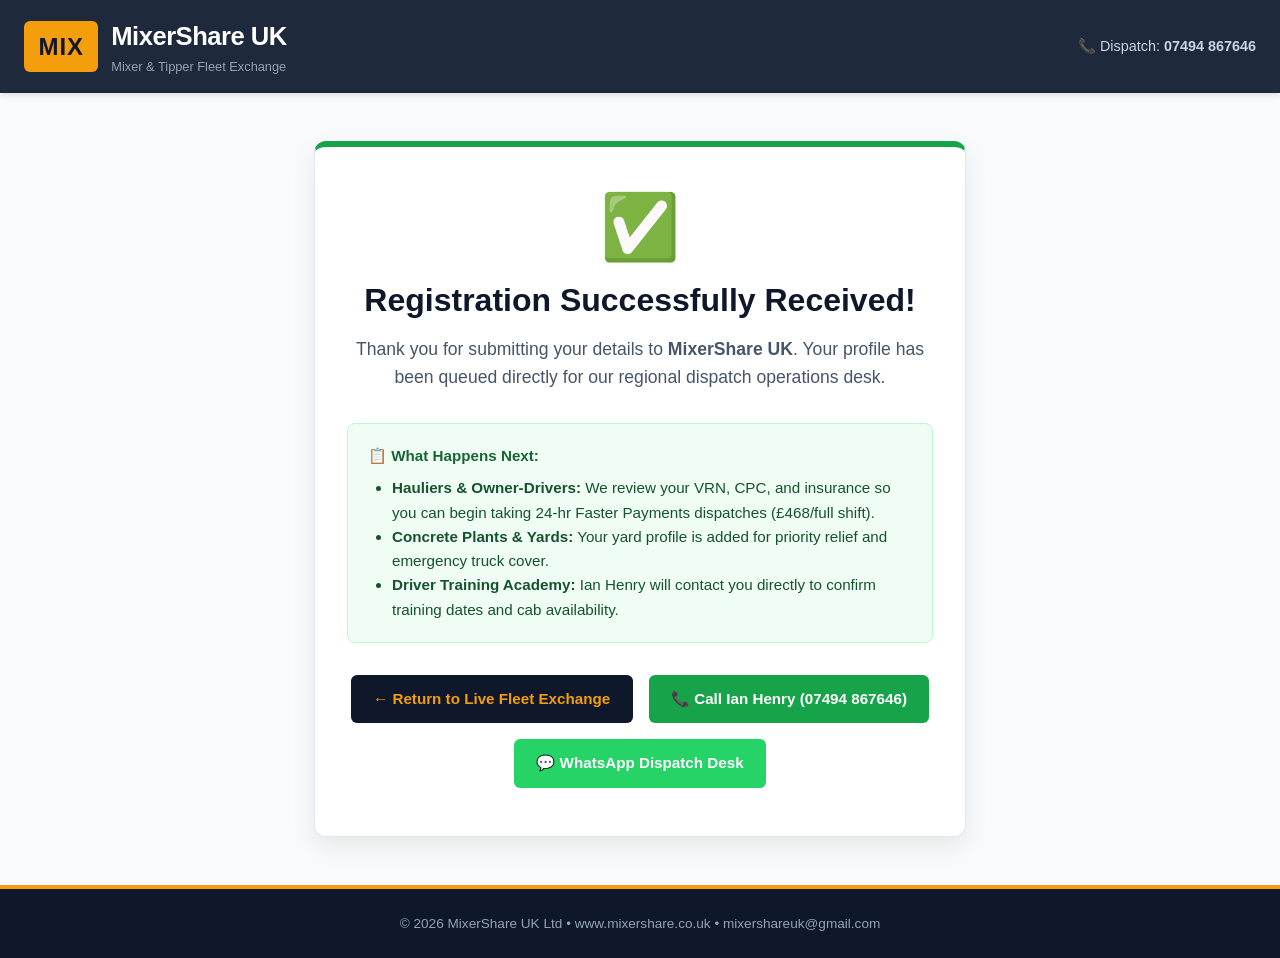
<file: success.html>
﻿<!DOCTYPE html>
<html lang="en-GB">
<head>
  <meta charset="UTF-8">
  <meta name="viewport" content="width=device-width, initial-scale=1.0">
  <title>Registration Confirmed - MixerShare UK</title>
  <link rel="stylesheet" href="styles.css">
</head>
<body style="min-height:100vh; display:flex; flex-direction:column; justify-content:space-between; background:#f8fafc;">

  <!-- Header -->
  <header>
    <a href="/" class="logo-container">
      <div class="logo-icon">MIX</div>
      <div class="logo-text">
        <h1>MixerShare UK</h1>
        <span>Mixer & Tipper Fleet Exchange</span>
      </div>
    </a>
    <div style="font-size:0.9rem; color:#cbd5e1;">
      📞 Dispatch: <strong>07494 867646</strong>
    </div>
  </header>

  <main style="max-width:700px; margin:3rem auto; padding:0 1.5rem; text-align:center;">
    <div class="card" style="border-top:6px solid #16a34a; padding:3rem 2rem; box-shadow:0 10px 25px rgba(0,0,0,0.08);">
      <div style="font-size:4rem; line-height:1; margin-bottom:1rem;">✅</div>
      <h2 style="font-size:2rem; color:#0f172a; margin-bottom:0.5rem; font-weight:800;">Registration Successfully Received!</h2>
      <p style="font-size:1.1rem; color:#475569; margin-bottom:2rem;">
        Thank you for submitting your details to <strong>MixerShare UK</strong>. Your profile has been queued directly for our regional dispatch operations desk.
      </p>

      <div style="background:#f0fdf4; border:1px solid #bbf7d0; border-radius:8px; padding:1.25rem; text-align:left; margin-bottom:2rem; font-size:0.95rem; color:#14532d; line-height:1.6;">
        <h4 style="color:#166534; margin-bottom:0.5rem;">📋 What Happens Next:</h4>
        <ul style="margin-left:1.5rem;">
          <li><strong>Hauliers & Owner-Drivers:</strong> We review your VRN, CPC, and insurance so you can begin taking 24-hr Faster Payments dispatches (£468/full shift).</li>
          <li><strong>Concrete Plants & Yards:</strong> Your yard profile is added for priority relief and emergency truck cover.</li>
          <li><strong>Driver Training Academy:</strong> Ian Henry will contact you directly to confirm training dates and cab availability.</li>
        </ul>
      </div>

      <div style="display:flex; gap:1rem; justify-content:center; flex-wrap:wrap;">
        <a href="/" class="btn" style="background:#0f172a; color:#f59e0b; font-weight:800;">← Return to Live Fleet Exchange</a>
        <a href="tel:07494867646" class="btn" style="background:#16a34a; color:#fff; font-weight:800;">📞 Call Ian Henry (07494 867646)</a>
        <a href="https://wa.me/447494867646?text=Hi%20Ian,%20I%20just%20submitted%20my%20details%20on%20MixerShare" target="_blank" class="btn" style="background:#25d366; color:#fff; font-weight:800;">💬 WhatsApp Dispatch Desk</a>
      </div>
    </div>
  </main>

  <!-- Footer -->
  <footer style="padding:1.5rem 2rem; text-align:center; font-size:0.85rem; color:#94a3b8; background:#0f172a;">
    <div>© 2026 MixerShare UK Ltd • www.mixershare.co.uk • mixershareuk@gmail.com</div>
  </footer>

</body>
</html>
</file>
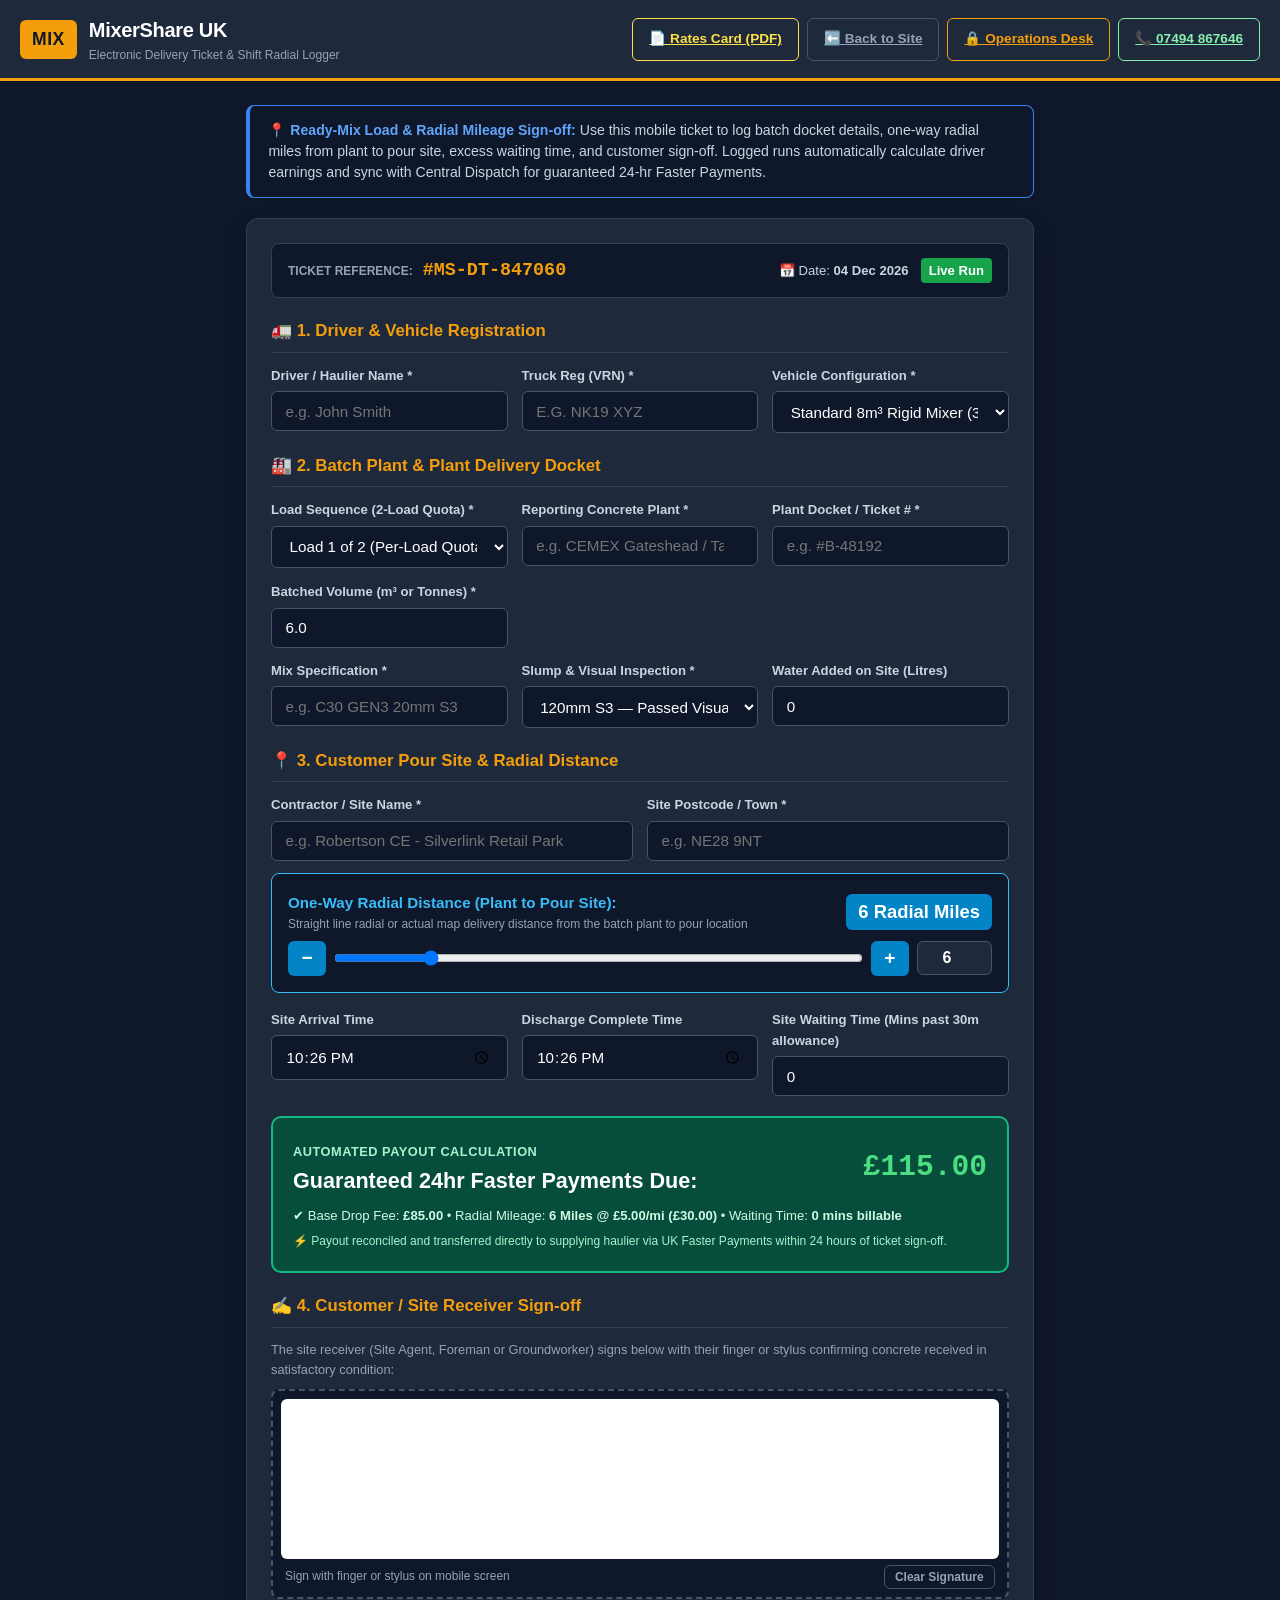
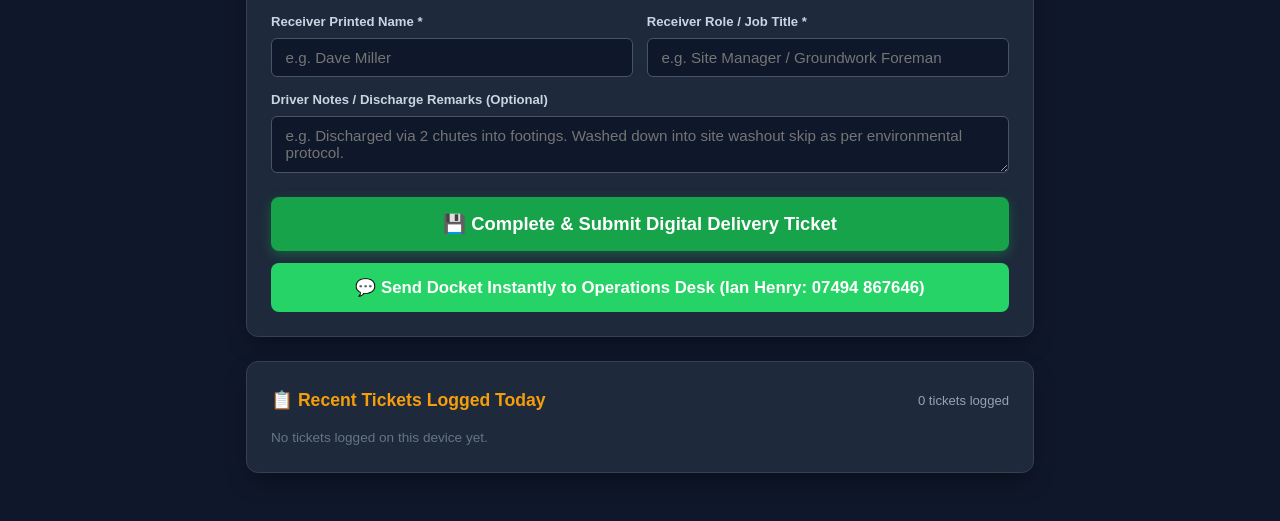
<file: ticket.html>
<!DOCTYPE html>
<html lang="en-GB">
<head>
  <meta charset="UTF-8">
  <meta name="viewport" content="width=device-width, initial-scale=1.0">
  <title>MixerShare UK - Digital Delivery Ticket & Radial Shift Logger</title>
  <meta name="description" content="Mobile ready-mix digital delivery ticket, radial mileage tracker, waiting time logger and customer sign-off for MixerShare UK drivers and concrete plants.">
  <link rel="stylesheet" href="styles.css?v=10">
  <style>
    body {
      background: #0f172a;
      color: #f8fafc;
      font-family: -apple-system, BlinkMacSystemFont, 'Segoe UI', Roboto, sans-serif;
      margin: 0;
      padding: 0;
      min-height: 100vh;
    }
    .ticket-nav {
      background: #1e293b;
      border-bottom: 3px solid #f59e0b;
      padding: 0.85rem 1.25rem;
      display: flex;
      justify-content: space-between;
      align-items: center;
      flex-wrap: wrap;
      gap: 0.75rem;
    }
    .ticket-nav .brand {
      display: flex;
      align-items: center;
      gap: 0.75rem;
      text-decoration: none;
      color: #fff;
    }
    .ticket-nav .brand-badge {
      background: #f59e0b;
      color: #0f172a;
      font-weight: 900;
      padding: 0.35rem 0.75rem;
      border-radius: 6px;
      font-size: 1.1rem;
      letter-spacing: 0.5px;
    }
    .ticket-nav .brand h1 {
      margin: 0;
      font-size: 1.25rem;
      color: #fff;
      font-weight: 800;
      letter-spacing: -0.3px;
    }
    .ticket-nav .brand p {
      margin: 0;
      font-size: 0.75rem;
      color: #94a3b8;
    }
    .ticket-container {
      max-width: 820px;
      margin: 1.5rem auto 3rem auto;
      padding: 0 1rem;
    }
    .ticket-card {
      background: #1e293b;
      border: 1px solid #334155;
      border-radius: 12px;
      padding: 1.5rem;
      box-shadow: 0 10px 25px -5px rgba(0, 0, 0, 0.4);
      margin-bottom: 1.5rem;
    }
    .ticket-badge-bar {
      display: flex;
      justify-content: space-between;
      align-items: center;
      flex-wrap: wrap;
      gap: 0.5rem;
      background: #0f172a;
      border: 1px solid #334155;
      padding: 0.75rem 1rem;
      border-radius: 8px;
      margin-bottom: 1.25rem;
    }
    .ticket-sec-title {
      font-size: 1.05rem;
      color: #f59e0b;
      font-weight: 800;
      margin: 1.25rem 0 0.75rem 0;
      padding-bottom: 0.4rem;
      border-bottom: 1px solid #334155;
      display: flex;
      align-items: center;
      gap: 0.5rem;
    }
    .form-grid-2 {
      display: grid;
      grid-template-columns: repeat(auto-fit, minmax(240px, 1fr));
      gap: 0.85rem;
      margin-bottom: 0.75rem;
    }
    .form-grid-3 {
      display: grid;
      grid-template-columns: repeat(auto-fit, minmax(180px, 1fr));
      gap: 0.85rem;
      margin-bottom: 0.75rem;
    }
    .t-field {
      display: flex;
      flex-direction: column;
      gap: 0.35rem;
    }
    .t-field label {
      font-size: 0.82rem;
      color: #cbd5e1;
      font-weight: 700;
    }
    .t-field input, .t-field select, .t-field textarea {
      padding: 0.65rem 0.85rem;
      background: #0f172a;
      color: #fff;
      border: 1px solid #475569;
      border-radius: 6px;
      font-size: 0.95rem;
      box-sizing: border-box;
      outline: none;
      transition: border-color 0.2s;
    }
    .t-field input:focus, .t-field select:focus, .t-field textarea:focus {
      border-color: #f59e0b;
    }
    .payout-calc-box {
      background: #064e3b;
      border: 2px solid #10b981;
      border-radius: 10px;
      padding: 1.25rem;
      margin: 1.25rem 0;
      color: #d1fae5;
    }
    .signature-wrap {
      background: #0f172a;
      border: 2px dashed #475569;
      border-radius: 8px;
      padding: 0.5rem;
      text-align: center;
      position: relative;
    }
    canvas#sig-canvas {
      background: #ffffff;
      border-radius: 6px;
      touch-action: none;
      cursor: crosshair;
      width: 100%;
      height: 160px;
      display: block;
    }
    .btn-submit-ticket {
      background: #16a34a;
      color: #fff;
      font-weight: 800;
      font-size: 1.15rem;
      padding: 1rem 1.5rem;
      border: none;
      border-radius: 8px;
      width: 100%;
      cursor: pointer;
      display: flex;
      align-items: center;
      justify-content: center;
      gap: 0.6rem;
      box-shadow: 0 4px 12px rgba(22, 163, 74, 0.4);
      transition: background 0.2s;
    }
    .btn-submit-ticket:hover {
      background: #15803d;
    }
    .btn-wa-ticket {
      background: #25d366;
      color: #fff;
      font-weight: 800;
      font-size: 1.05rem;
      padding: 0.9rem 1.25rem;
      border-radius: 8px;
      text-decoration: none;
      text-align: center;
      display: flex;
      align-items: center;
      justify-content: center;
      gap: 0.5rem;
      cursor: pointer;
      border: none;
    }
    .btn-outline-ticket {
      background: transparent;
      color: #94a3b8;
      border: 1px solid #475569;
      padding: 0.6rem 1rem;
      border-radius: 6px;
      cursor: pointer;
      font-weight: 600;
      font-size: 0.85rem;
    }
    .btn-outline-ticket:hover {
      color: #fff;
      border-color: #94a3b8;
    }
    .recent-ticket-card {
      background: #0f172a;
      border: 1px solid #334155;
      border-left: 4px solid #10b981;
      border-radius: 8px;
      padding: 1rem;
      margin-bottom: 0.75rem;
    }
    @media print {
      body {
        background: #fff;
        color: #000;
      }
      .ticket-nav, .no-print {
        display: none !important;
      }
      .ticket-card {
        background: #fff;
        border: 2px solid #000;
        box-shadow: none;
        color: #000;
      }
      .t-field input, .t-field select, .t-field textarea {
        background: #fff;
        color: #000;
        border: 1px solid #666;
      }
      .payout-calc-box {
        background: #f0fdf4;
        color: #14532d;
        border: 1px solid #16a34a;
      }
    }
  </style>
</head>
<body>

  <!-- Top Bar -->
  <nav class="ticket-nav">
    <a href="/" class="brand">
      <div class="brand-badge">MIX</div>
      <div>
        <h1>MixerShare UK</h1>
        <p>Electronic Delivery Ticket &amp; Shift Radial Logger</p>
      </div>
    </a>
    <div style="display:flex; gap:0.5rem; align-items:center;">
      <a href="driver_radial_rates_sheet.html" target="_blank" class="btn-outline-ticket no-print" style="border-color:#fde047; color:#fde047;">📄 Rates Card (PDF)</a>
      <a href="/" class="btn-outline-ticket no-print">⬅️ Back to Site</a>
      <a href="portal.html" class="btn-outline-ticket no-print" style="border-color:#f59e0b; color:#f59e0b;">🔒 Operations Desk</a>
      <a href="tel:07494867646" class="btn-outline-ticket no-print" style="border-color:#86efac; color:#86efac;">📞 07494 867646</a>
    </div>
  </nav>

  <div class="ticket-container">
    
    <!-- Info Banner -->
    <div style="background:#0f172a; border:1px solid #3b82f6; border-left:4px solid #3b82f6; border-radius:8px; padding:0.85rem 1.15rem; margin-bottom:1.25rem; font-size:0.88rem; line-height:1.5;">
      <strong style="color:#60a5fa;">📍 Ready-Mix Load &amp; Radial Mileage Sign-off:</strong>
      <span style="color:#cbd5e1;"> Use this mobile ticket to log batch docket details, one-way radial miles from plant to pour site, excess waiting time, and customer sign-off. Logged runs automatically calculate driver earnings and sync with Central Dispatch for guaranteed 24-hr Faster Payments.</span>
    </div>

    <!-- Ticket Form -->
    <div class="ticket-card" id="ticket-main-form-card">
      
      <div class="ticket-badge-bar">
        <div>
          <span style="font-size:0.75rem; color:#94a3b8; text-transform:uppercase; font-weight:700;">Ticket Reference:</span>
          <strong id="ticket-ref-display" style="font-family:monospace; color:#f59e0b; font-size:1.15rem; margin-left:0.35rem;">MS-DT-Loading...</strong>
        </div>
        <div style="display:flex; align-items:center; gap:0.75rem; font-size:0.82rem; color:#cbd5e1;">
          <span>📅 Date: <strong id="ticket-date-display">Today</strong></span>
          <span class="badge" style="background:#16a34a; color:#fff; padding:2px 8px; border-radius:4px; font-weight:700;">Live Run</span>
        </div>
      </div>

      <form id="delivery-ticket-form" onsubmit="submitDeliveryTicket(event)">
        
        <!-- SECTION 1: Driver & Truck Details -->
        <div class="ticket-sec-title">
          <span>🚛 1. Driver &amp; Vehicle Registration</span>
        </div>

        <div class="form-grid-3">
          <div class="t-field">
            <label>Driver / Haulier Name *</label>
            <input type="text" id="t-driver-name" placeholder="e.g. John Smith" required list="registered-drivers-list">
            <datalist id="registered-drivers-list"></datalist>
          </div>
          <div class="t-field">
            <label>Truck Reg (VRN) *</label>
            <input type="text" id="t-vrn" placeholder="e.g. NK19 XYZ" required style="text-transform:uppercase;">
          </div>
          <div class="t-field">
            <label>Vehicle Configuration *</label>
            <select id="t-truck-type" onchange="recalculateTicketEarnings()">
              <option value="8m3-rigid" selected>Standard 8m³ Rigid Mixer (32t)</option>
              <option value="6m3-rigid">3-Axle 6m³ Rigid Mixer (26t)</option>
              <option value="4m3-mini">2-Axle 4m³ Mini-Mixer (18t)</option>
              <option value="32t-tipper">8x4 32t Tipper Wagon (Aggregates)</option>
            </select>
          </div>
        </div>

        <!-- SECTION 2: Batch Plant & Docket Spec -->
        <div class="ticket-sec-title">
          <span>🏭 2. Batch Plant &amp; Plant Delivery Docket</span>
        </div>

        <div class="form-grid-3">
          <div class="t-field">
            <label>Load Sequence (2-Load Quota) *</label>
            <select id="t-load-seq">
              <option value="Load 1 of 2 (Per-Load Quota)" selected>Load 1 of 2 (Per-Load Quota)</option>
              <option value="Load 2 of 2 (Quota Completed)">Load 2 of 2 (Quota Completed)</option>
              <option value="Load 3 (Additional Load)">Load 3 (Additional Load)</option>
              <option value="Load 4+ (Additional Load)">Load 4+ (Additional Load)</option>
              <option value="Shift Load (Half/Full Day)">Shift Load (Half/Full Day)</option>
            </select>
          </div>
          <div class="t-field">
            <label>Reporting Concrete Plant *</label>
            <input type="text" id="t-plant-name" placeholder="e.g. CEMEX Gateshead / Tarmac Birtley" required list="plants-list">
            <datalist id="plants-list"></datalist>
          </div>
          <div class="t-field">
            <label>Plant Docket / Ticket # *</label>
            <input type="text" id="t-plant-docket" placeholder="e.g. #B-48192" required>
          </div>
          <div class="t-field">
            <label>Batched Volume (m³ or Tonnes) *</label>
            <input type="number" step="0.5" id="t-volume" value="6.0" min="0.5" max="25" required oninput="recalculateTicketEarnings()">
          </div>
        </div>

        <div class="form-grid-3">
          <div class="t-field">
            <label>Mix Specification *</label>
            <input type="text" id="t-mix-spec" placeholder="e.g. C30 GEN3 20mm S3" required>
          </div>
          <div class="t-field">
            <label>Slump &amp; Visual Inspection *</label>
            <select id="t-slump-check">
              <option value="120mm S3 (Good Workability)" selected>120mm S3 — Passed Visual &amp; Gauge Check</option>
              <option value="150mm S4 (Wet / Flowing)">150mm S4 — High Workability / Flow</option>
              <option value="90mm S2 (Dry / Stiff)">90mm S2 — Stiff / Low Slump</option>
              <option value="Self-Compacting Concrete (SCC)">Self-Compacting Concrete (SCC)</option>
            </select>
          </div>
          <div class="t-field">
            <label>Water Added on Site (Litres)</label>
            <input type="number" id="t-water-added" value="0" min="0" max="200" placeholder="0L (Customer Request)">
          </div>
        </div>

        <!-- SECTION 3: Pour Site & Radial Travel Distance -->
        <div class="ticket-sec-title">
          <span>📍 3. Customer Pour Site &amp; Radial Distance</span>
        </div>

        <div class="form-grid-2">
          <div class="t-field">
            <label>Contractor / Site Name *</label>
            <input type="text" id="t-site-name" placeholder="e.g. Robertson CE - Silverlink Retail Park" required>
          </div>
          <div class="t-field">
            <label>Site Postcode / Town *</label>
            <input type="text" id="t-site-postcode" placeholder="e.g. NE28 9NT" required>
          </div>
        </div>

        <!-- Radial Mileage Control -->
        <div style="background:#0f172a; border:1px solid #38bdf8; border-radius:8px; padding:1rem; margin-bottom:1rem;">
          <div style="display:flex; justify-content:space-between; align-items:center; margin-bottom:0.4rem; flex-wrap:wrap; gap:0.5rem;">
            <div>
              <strong style="color:#38bdf8; font-size:0.95rem;">One-Way Radial Distance (Plant to Pour Site):</strong>
              <div style="font-size:0.75rem; color:#94a3b8;">Straight line radial or actual map delivery distance from the batch plant to pour location</div>
            </div>
            <span id="radial-badge" style="background:#0284c7; color:#fff; font-weight:800; font-size:1.15rem; padding:3px 12px; border-radius:6px;">6 Radial Miles</span>
          </div>

          <div style="display:flex; gap:0.5rem; align-items:center;">
            <button type="button" class="btn-outline-ticket" style="padding:0.4rem 0.85rem; font-size:1.2rem; font-weight:900; background:#0284c7; color:#fff; border:none;" onclick="adjustRadial(-1)">−</button>
            <input type="range" id="t-radial-slider" min="1" max="30" value="6" step="1" oninput="setRadial(this.value)" style="flex:1; height:8px; cursor:pointer;">
            <button type="button" class="btn-outline-ticket" style="padding:0.4rem 0.85rem; font-size:1.2rem; font-weight:900; background:#0284c7; color:#fff; border:none;" onclick="adjustRadial(1)">+</button>
            <input type="number" id="t-radial-input" value="6" min="1" max="50" oninput="setRadial(this.value)" style="width:75px; text-align:center; font-size:1rem; font-weight:800; padding:0.45rem; background:#1e293b; color:#fff; border:1px solid #475569; border-radius:6px;">
          </div>
        </div>

        <!-- Site Timing & Waiting Time -->
        <div class="form-grid-3">
          <div class="t-field">
            <label>Site Arrival Time</label>
            <input type="time" id="t-time-arrive">
          </div>
          <div class="t-field">
            <label>Discharge Complete Time</label>
            <input type="time" id="t-time-finish">
          </div>
          <div class="t-field">
            <label>Site Waiting Time (Mins past 30m allowance)</label>
            <input type="number" id="t-waiting-mins" value="0" min="0" max="300" placeholder="0 (30 mins free)" oninput="recalculateTicketEarnings()">
          </div>
        </div>

        <!-- SECTION 4: Live Earnings / Driver Payout Calculation -->
        <div class="payout-calc-box">
          <div style="display:flex; justify-content:space-between; align-items:center; flex-wrap:wrap; gap:0.5rem; margin-bottom:0.5rem;">
            <div>
              <span style="font-size:0.8rem; text-transform:uppercase; letter-spacing:0.5px; color:#a7f3d0; font-weight:700;">Automated Payout Calculation</span>
              <h3 style="margin:0; font-size:1.35rem; color:#fff;">Guaranteed 24hr Faster Payments Due:</h3>
            </div>
            <strong id="calc-total-payout" style="font-size:1.85rem; color:#4ade80; font-family:monospace;">£115.00</strong>
          </div>
          
          <div id="calc-breakdown-text" style="font-size:0.82rem; color:#d1fae5; line-height:1.5;">
            ✔ Base Drop Fee: <strong>£85.00</strong> • Radial Distance: <strong>6 Miles @ £5.00/mi (£30.00)</strong> • Waiting Time: <strong>0 mins</strong>
          </div>
          <div style="font-size:0.75rem; color:#a7f3d0; margin-top:0.4rem;">
            ⚡ Payout reconciled and transferred directly to supplying haulier via UK Faster Payments within 24 hours of ticket sign-off.
          </div>
        </div>

        <!-- SECTION 5: Customer Sign-off Canvas -->
        <div class="ticket-sec-title">
          <span>✍️ 4. Customer / Site Receiver Sign-off</span>
        </div>

        <p style="font-size:0.8rem; color:#94a3b8; margin:0 0 0.5rem 0;">
          The site receiver (Site Agent, Foreman or Groundworker) signs below with their finger or stylus confirming concrete received in satisfactory condition:
        </p>

        <div class="signature-wrap">
          <canvas id="sig-canvas" width="600" height="160"></canvas>
          <div style="display:flex; justify-content:space-between; align-items:center; margin-top:0.4rem; padding:0 0.25rem;">
            <span style="font-size:0.75rem; color:#94a3b8;">Sign with finger or stylus on mobile screen</span>
            <button type="button" class="btn-outline-ticket" onclick="clearSignature()" style="padding:0.25rem 0.65rem; font-size:0.75rem;">Clear Signature</button>
          </div>
        </div>

        <div class="form-grid-2" style="margin-top:0.75rem;">
          <div class="t-field">
            <label>Receiver Printed Name *</label>
            <input type="text" id="t-receiver-name" placeholder="e.g. Dave Miller" required>
          </div>
          <div class="t-field">
            <label>Receiver Role / Job Title *</label>
            <input type="text" id="t-receiver-role" placeholder="e.g. Site Manager / Groundwork Foreman" required>
          </div>
        </div>

        <div class="t-field" style="margin-top:0.75rem;">
          <label>Driver Notes / Discharge Remarks (Optional)</label>
          <textarea id="t-notes" rows="2" placeholder="e.g. Discharged via 2 chutes into footings. Washed down into site washout skip as per environmental protocol."></textarea>
        </div>

        <!-- Submit Buttons -->
        <div style="margin-top:1.5rem; display:flex; flex-direction:column; gap:0.75rem;">
          <button type="submit" class="btn-submit-ticket" id="btn-save-ticket">
            <span>💾 Complete &amp; Submit Digital Delivery Ticket</span>
          </button>
          <button type="button" class="btn-wa-ticket" onclick="sendWhatsAppTicketDirect()">
            <span>💬 Send Docket Instantly to Operations Desk (Ian Henry: 07494 867646)</span>
          </button>
        </div>
      </form>
    </div>

    <!-- Success Container (Shown after ticket submission) -->
    <div class="ticket-card" id="ticket-success-card" style="display:none; text-align:center;">
      <div style="font-size:3.5rem; line-height:1; margin-bottom:0.75rem;">📋 ✅</div>
      <h2 style="color:#4ade80; font-size:1.5rem; margin:0 0 0.5rem 0;">Digital Delivery Ticket Logged &amp; Verified!</h2>
      <p style="color:#cbd5e1; font-size:0.95rem; margin-bottom:1.25rem;">
        Ticket Reference: <strong id="succ-ref" style="font-family:monospace; background:#0f172a; border:1px solid #334155; padding:3px 10px; border-radius:4px; color:#f59e0b; font-size:1.15rem;">MS-DT-0000</strong>
      </p>

      <div id="succ-summary" style="background:#0f172a; border:1px solid #334155; border-radius:8px; padding:1.25rem; text-align:left; font-size:0.88rem; line-height:1.7; margin-bottom:1.5rem;">
        <!-- Populated dynamically -->
      </div>

      <div style="display:flex; flex-direction:column; gap:0.6rem;">
        <button class="btn-wa-ticket" id="succ-wa-btn">
          💬 Send Confirmation to Ian Henry (WhatsApp)
        </button>
        <button class="btn-outline-ticket" onclick="window.print()" style="padding:0.75rem; font-size:0.95rem; background:#1e293b; color:#fff;">
          🖨️ Print / Save Ticket Copy
        </button>
        <button class="btn-outline-ticket" onclick="resetFormForNextLoad()" style="padding:0.75rem; font-size:0.95rem; border-color:#f59e0b; color:#f59e0b;">
          ➕ Log Next Delivery Load
        </button>
        <a href="/" class="btn-outline-ticket" style="padding:0.75rem; font-size:0.95rem; text-align:center; text-decoration:none;">
          ⬅️ Return to Public Fleet Board
        </a>
      </div>
    </div>

    <!-- Recent Tickets Logged on Device -->
    <div class="ticket-card no-print">
      <div style="display:flex; justify-content:space-between; align-items:center; margin-bottom:0.75rem;">
        <h3 style="margin:0; font-size:1.1rem; color:#f59e0b;">📋 Recent Tickets Logged Today</h3>
        <span id="recent-ticket-count" style="font-size:0.82rem; color:#94a3b8;">0 tickets recorded</span>
      </div>
      <div id="recent-tickets-list">
        <!-- Populated dynamically -->
      </div>
    </div>

  </div>

  <script>
    // Generate Unique Ticket Reference
    let currentTicketRef = 'MS-DT-' + Math.floor(100000 + Math.random() * 900000);
    let currentRadial = 6;
    let signatureCanvas, sigCtx, isDrawing = false;

    document.addEventListener('DOMContentLoaded', () => {
      // Set Ticket Ref
      document.getElementById('ticket-ref-display').innerText = '#' + currentTicketRef;
      document.getElementById('ticket-date-display').innerText = new Date().toLocaleDateString('en-GB', { day: '2-digit', month: 'short', year: 'numeric' });

      // Init times
      const now = new Date();
      const timeStr = now.toTimeString().substring(0, 5);
      const arriveInput = document.getElementById('t-time-arrive');
      const finishInput = document.getElementById('t-time-finish');
      if (arriveInput) arriveInput.value = timeStr;
      if (finishInput) finishInput.value = timeStr;

      // Init Signature Canvas
      initSignatureCanvas();

      // Pre-fill registered drivers and plants from LocalStorage
      preloadEntities();

      // Calculate initial earnings
      recalculateTicketEarnings();

      // Render recent local tickets
      renderRecentTickets();
    });

    // Radial Distance Controls
    function setRadial(val) {
      currentRadial = parseInt(val) || 1;
      if (currentRadial < 1) currentRadial = 1;
      if (currentRadial > 50) currentRadial = 50;
      
      document.getElementById('t-radial-slider').value = currentRadial;
      document.getElementById('t-radial-input').value = currentRadial;
      document.getElementById('radial-badge').innerText = currentRadial + (currentRadial === 1 ? ' Radial Mile' : ' Radial Miles');
      
      recalculateTicketEarnings();
    }

    function adjustRadial(delta) {
      setRadial(currentRadial + delta);
    }

    // Recalculate Earnings
    function recalculateTicketEarnings() {
      const truckType = document.getElementById('t-truck-type').value;
      const waitingMins = parseInt(document.getElementById('t-waiting-mins').value) || 0;

      let baseFee = 85.00;
      let perMile = 5.00;

      if (truckType === '4m3-mini') {
        baseFee = 60.00;
        perMile = 3.75;
      } else if (truckType === '32t-tipper') {
        baseFee = 80.00;
        perMile = 4.50;
      } else if (truckType === '6m3-rigid') {
        baseFee = 80.00;
        perMile = 4.75;
      }

      const radialFee = currentRadial * perMile;
      const waitingFee = waitingMins * 1.50; // £1.50 per min beyond 30 min free allowance
      const totalDue = baseFee + radialFee + waitingFee;

      document.getElementById('calc-total-payout').innerText = '£' + totalDue.toFixed(2);
      document.getElementById('calc-breakdown-text').innerHTML = 
        '✔ Base Drop Fee: <strong>£' + baseFee.toFixed(2) + '</strong> • Radial Mileage: <strong>' + currentRadial + ' Miles @ £' + perMile.toFixed(2) + '/mi (£' + radialFee.toFixed(2) + ')</strong>' +
        (waitingMins > 0 ? ' • Billable Waiting Time: <strong>' + waitingMins + ' mins @ £1.50/m (£' + waitingFee.toFixed(2) + ')</strong>' : ' • Waiting Time: <strong>0 mins billable</strong>');
    }

    // Preload registered entities
    function preloadEntities() {
      try {
        const driversList = document.getElementById('registered-drivers-list');
        const plantsList = document.getElementById('plants-list');
        
        const subs = JSON.parse(localStorage.getItem('mixershare_submissions') || '[]');
        const driverNames = new Set();
        const plantNames = new Set();

        subs.forEach(s => {
          if (s.driver_name) driverNames.add(s.driver_name);
          if (s.operator && !driverNames.has(s.operator)) driverNames.add(s.operator);
          if (s.company) plantNames.add(s.company);
          if (s.company_name && !plantNames.has(s.company_name)) plantNames.add(s.company_name);
        });

        // Add standard regional ready-mix plants if empty
        plantNames.add('CEMEX Gateshead Batch Plant');
        plantNames.add('Tarmac Birtley Ready-Mix');
        plantNames.add('Breedon Sunderland Yard');
        plantNames.add('Aggregate Industries Newcastle');
        plantNames.add('Tyne ReadyMix Plant');

        if (driversList) {
          driversList.innerHTML = Array.from(driverNames).map(n => '<option value="' + n + '">').join('');
        }
        if (plantsList) {
          plantsList.innerHTML = Array.from(plantNames).map(p => '<option value="' + p + '">').join('');
        }
      } catch(e) {
        console.warn('Preload error:', e);
      }
    }

    // Canvas Signature Implementation
    function initSignatureCanvas() {
      signatureCanvas = document.getElementById('sig-canvas');
      if (!signatureCanvas) return;
      sigCtx = signatureCanvas.getContext('2d');
      sigCtx.lineWidth = 2.5;
      sigCtx.lineCap = 'round';
      sigCtx.strokeStyle = '#0f172a';

      function getPos(e) {
        const rect = signatureCanvas.getBoundingClientRect();
        const clientX = e.touches ? e.touches[0].clientX : e.clientX;
        const clientY = e.touches ? e.touches[0].clientY : e.clientY;
        return {
          x: (clientX - rect.left) * (signatureCanvas.width / rect.width),
          y: (clientY - rect.top) * (signatureCanvas.height / rect.height)
        };
      }

      function startDraw(e) {
        isDrawing = true;
        const pos = getPos(e);
        sigCtx.beginPath();
        sigCtx.moveTo(pos.x, pos.y);
        e.preventDefault();
      }

      function moveDraw(e) {
        if (!isDrawing) return;
        const pos = getPos(e);
        sigCtx.lineTo(pos.x, pos.y);
        sigCtx.stroke();
        e.preventDefault();
      }

      function stopDraw() {
        isDrawing = false;
      }

      signatureCanvas.addEventListener('mousedown', startDraw);
      signatureCanvas.addEventListener('mousemove', moveDraw);
      window.addEventListener('mouseup', stopDraw);

      signatureCanvas.addEventListener('touchstart', startDraw, { passive: false });
      signatureCanvas.addEventListener('touchmove', moveDraw, { passive: false });
      window.addEventListener('touchend', stopDraw);
    }

    function clearSignature() {
      if (!signatureCanvas || !sigCtx) return;
      sigCtx.clearRect(0, 0, signatureCanvas.width, signatureCanvas.height);
    }

    // Submit Delivery Ticket
    function submitDeliveryTicket(e) {
      e.preventDefault();
      
      const driver = document.getElementById('t-driver-name').value.trim();
      const vrn = document.getElementById('t-vrn').value.trim().toUpperCase();
      const truckType = document.getElementById('t-truck-type').value;
      const truckLabel = document.getElementById('t-truck-type').options[document.getElementById('t-truck-type').selectedIndex].text;
      
      const loadSeq = (document.getElementById('t-load-seq') && document.getElementById('t-load-seq').value) || 'Load 1 of 2';
      const plant = document.getElementById('t-plant-name').value.trim();
      const docket = document.getElementById('t-plant-docket').value.trim();
      const volume = document.getElementById('t-volume').value.trim();
      const mixSpec = document.getElementById('t-mix-spec').value.trim();
      const slump = document.getElementById('t-slump-check').value;
      const waterAdded = document.getElementById('t-water-added').value.trim() || '0';

      const siteName = document.getElementById('t-site-name').value.trim();
      const sitePostcode = document.getElementById('t-site-postcode').value.trim();
      const arriveTime = document.getElementById('t-time-arrive').value;
      const finishTime = document.getElementById('t-time-finish').value;
      const waitingMins = parseInt(document.getElementById('t-waiting-mins').value) || 0;

      const receiverName = document.getElementById('t-receiver-name').value.trim();
      const receiverRole = document.getElementById('t-receiver-role').value.trim();
      const notes = document.getElementById('t-notes').value.trim();
      const totalPayout = document.getElementById('calc-total-payout').innerText;

      // Extract Signature Data URI
      let sigData = '';
      try {
        sigData = signatureCanvas.toDataURL();
      } catch(err){}

      const ticketRecord = {
        id: 'ticket-' + Date.now(),
        ticketRef: currentTicketRef,
        timestamp: new Date().toISOString(),
        driver: driver,
        vrn: vrn,
        truckType: truckType,
        truckLabel: truckLabel,
        plant: plant,
        loadSeq: loadSeq,
        plantDocket: docket,
        volume: volume,
        mixSpec: mixSpec,
        slump: slump,
        waterAdded: waterAdded,
        siteName: siteName,
        sitePostcode: sitePostcode,
        radialMiles: currentRadial,
        arriveTime: arriveTime,
        finishTime: finishTime,
        waitingMins: waitingMins,
        receiverName: receiverName,
        receiverRole: receiverRole,
        notes: notes,
        totalPayout: totalPayout,
        signature: sigData,
        status: 'Logged & Discharged (Pending 24hr Payout)'
      };

      // 1. Store in mixershare_tickets
      try {
        const storedTickets = JSON.parse(localStorage.getItem('mixershare_tickets') || '[]');
        storedTickets.unshift(ticketRecord);
        localStorage.setItem('mixershare_tickets', JSON.stringify(storedTickets));
      } catch(err) {
        console.warn('Storage save error:', err);
      }

      // 2. Also register in mixershare_submissions for universal portal indexing
      try {
        const subs = JSON.parse(localStorage.getItem('mixershare_submissions') || '[]');
        subs.unshift({
          id: ticketRecord.id,
          timestamp: ticketRecord.timestamp,
          formType: 'digital-delivery-ticket',
          ticketRef: ticketRecord.ticketRef,
          operator: driver,
          driver_name: driver,
          vrn: vrn,
          vehicle: truckLabel,
          company: plant,
          location: sitePostcode,
          scope: volume + 'm³ ' + mixSpec + ' to ' + siteName + ' (' + currentRadial + ' radial mi)',
          payout: totalPayout,
          status: 'Logged & Verified'
        });
        localStorage.setItem('mixershare_submissions', JSON.stringify(subs));
      } catch(err) {}

      // 3. Show Success Screen
      showSuccessScreen(ticketRecord);
    }

    function showSuccessScreen(ticket) {
      document.getElementById('ticket-main-form-card').style.display = 'none';
      const succCard = document.getElementById('ticket-success-card');
      succCard.style.display = 'block';

      document.getElementById('succ-ref').innerText = '#' + ticket.ticketRef;
      document.getElementById('succ-summary').innerHTML = 
        '<div style="display:grid; grid-template-columns:repeat(auto-fit, minmax(200px, 1fr)); gap:0.5rem; margin-bottom:0.75rem;">' +
        '  <div>🚛 <strong>Driver:</strong> ' + ticket.driver + ' [' + ticket.vrn + ']</div>' +
        '  <div>🏭 <strong>Plant:</strong> ' + ticket.plant + '</div>' +
        '  <div>📄 <strong>Plant Docket:</strong> #' + ticket.plantDocket + '</div>' +
        '  <div>📦 <strong>Concrete Mix:</strong> ' + ticket.volume + 'm³ ' + ticket.mixSpec + '</div>' +
        '  <div>📍 <strong>Pour Site:</strong> ' + ticket.siteName + ' (' + ticket.sitePostcode + ')</div>' +
        '  <div>🧭 <strong>Radial Distance:</strong> <span style="color:#38bdf8; font-weight:800;">' + ticket.radialMiles + ' Radial Miles</span></div>' +
        '  <div>⏱️ <strong>Waiting Time:</strong> ' + ticket.waitingMins + ' mins billable</div>' +
        '  <div>✍️ <strong>Signed By:</strong> ' + ticket.receiverName + ' (' + ticket.receiverRole + ')</div>' +
        '</div>' +
        '<div style="background:#064e3b; padding:0.75rem 1rem; border-radius:6px; border:1px solid #10b981; display:flex; justify-content:space-between; align-items:center;">' +
        '  <span>💰 <strong>Total Haulier Payout Calculated:</strong></span>' +
        '  <strong style="font-size:1.4rem; color:#4ade80;">' + ticket.totalPayout + '</strong>' +
        '</div>';

      // Set WhatsApp Button handler
      const waText = encodeURIComponent(
        '📋 MixerShare UK Digital Delivery Ticket Sign-off\n' +
        'Ref: #' + ticket.ticketRef + ' | Plant Docket: #' + ticket.plantDocket + '\n' +
        'Driver: ' + ticket.driver + ' (' + ticket.truckLabel + ' - ' + ticket.vrn + ')\n' +
        'Plant: ' + ticket.plant + '\n' +
        'Jobsite: ' + ticket.siteName + ' (' + ticket.sitePostcode + ')\n' +
        'Load: ' + ticket.volume + 'm³ ' + ticket.mixSpec + '\n' +
        'Distance: ' + ticket.radialMiles + ' Radial Miles\n' +
        'Waiting Time: ' + ticket.waitingMins + ' mins\n' +
        'Customer Sign-Off: ' + ticket.receiverName + ' (' + ticket.receiverRole + ')\n' +
        'Payout Due: ' + ticket.totalPayout + ' (24hr Faster Payments)\n' +
        'Status: Discharged & Verified'
      );

      document.getElementById('succ-wa-btn').onclick = () => {
        window.open('https://wa.me/447494867646?text=' + waText, '_blank');
      };

      renderRecentTickets();
      window.scrollTo({ top: 0, behavior: 'smooth' });
    }

    function sendWhatsAppTicketDirect() {
      const driver = document.getElementById('t-driver-name').value.trim() || 'Driver';
      const vrn = document.getElementById('t-vrn').value.trim() || 'VRN';
      const plant = document.getElementById('t-plant-name').value.trim() || 'Ready-Mix Plant';
      const docket = document.getElementById('t-plant-docket').value.trim() || 'Pending';
      const volume = document.getElementById('t-volume').value.trim() || '6.0';
      const mixSpec = document.getElementById('t-mix-spec').value.trim() || 'C30';
      const site = document.getElementById('t-site-name').value.trim() || 'Jobsite';
      const totalPayout = document.getElementById('calc-total-payout').innerText;
      const receiver = document.getElementById('t-receiver-name').value.trim() || 'Site Agent';

      const waText = encodeURIComponent(
        '📋 MixerShare Delivery Ticket Sign-off Notice\n' +
        'Ref: #' + currentTicketRef + ' | Docket: #' + docket + '\n' +
        'Driver: ' + driver + ' (' + vrn + ')\n' +
        'Plant: ' + plant + '\n' +
        'Site: ' + site + '\n' +
        'Load: ' + volume + 'm³ ' + mixSpec + ' (' + currentRadial + ' Radial Miles)\n' +
        'Sign-off: ' + receiver + '\n' +
        'Total Payout Due: ' + totalPayout
      );

      window.open('https://wa.me/447494867646?text=' + waText, '_blank');
    }

    function resetFormForNextLoad() {
      currentTicketRef = 'MS-DT-' + Math.floor(100000 + Math.random() * 900000);
      document.getElementById('ticket-ref-display').innerText = '#' + currentTicketRef;
      document.getElementById('t-plant-docket').value = '';
      document.getElementById('t-site-name').value = '';
      document.getElementById('t-site-postcode').value = '';
      document.getElementById('t-waiting-mins').value = '0';
      document.getElementById('t-receiver-name').value = '';
      document.getElementById('t-notes').value = '';
      clearSignature();

      document.getElementById('ticket-success-card').style.display = 'none';
      document.getElementById('ticket-main-form-card').style.display = 'block';
      recalculateTicketEarnings();
      window.scrollTo({ top: 0, behavior: 'smooth' });
    }

    function renderRecentTickets() {
      const container = document.getElementById('recent-tickets-list');
      const countEl = document.getElementById('recent-ticket-count');
      if (!container) return;

      try {
        const stored = JSON.parse(localStorage.getItem('mixershare_tickets') || '[]');
        if (countEl) countEl.innerText = stored.length + (stored.length === 1 ? ' ticket logged' : ' tickets logged');

        if (stored.length === 0) {
          container.innerHTML = '<p style="color:#64748b; font-size:0.85rem; margin:0;">No tickets logged on this device yet.</p>';
          return;
        }

        container.innerHTML = stored.slice(0, 5).map(t => 
          '<div class="recent-ticket-card">' +
          '  <div style="display:flex; justify-content:space-between; align-items:center; margin-bottom:0.35rem; flex-wrap:wrap; gap:0.25rem;">' +
          '    <strong style="color:#f59e0b; font-family:monospace;">#' + t.ticketRef + '</strong>' +
          '    <span style="font-size:0.75rem; color:#94a3b8;">' + new Date(t.timestamp).toLocaleTimeString([], {hour:'2-digit', minute:'2-digit'}) + ' • ' + new Date(t.timestamp).toLocaleDateString('en-GB') + '</span>' +
          '    <span class="badge" style="background:#065f46; color:#a7f3d0; padding:2px 8px; border-radius:4px; font-size:0.75rem;">' + t.totalPayout + '</span>' +
          '  </div>' +
          '  <div style="font-size:0.85rem; color:#cbd5e1;">' +
          '    <strong>' + t.driver + '</strong> (' + t.vrn + ') • ' + t.plant + ' ➔ ' + t.siteName +
          '  </div>' +
          '  <div style="font-size:0.78rem; color:#94a3b8; margin-top:0.25rem;">' +
          '    Docket: #' + t.plantDocket + ' • ' + t.volume + 'm³ • ' + t.radialMiles + ' Radial Miles • Sign-off: ' + t.receiverName +
          '  </div>' +
          '</div>'
        ).join('');
      } catch(e) {
        console.warn('Render recent tickets error:', e);
      }
    }
  </script>
</body>
</html>
</file>
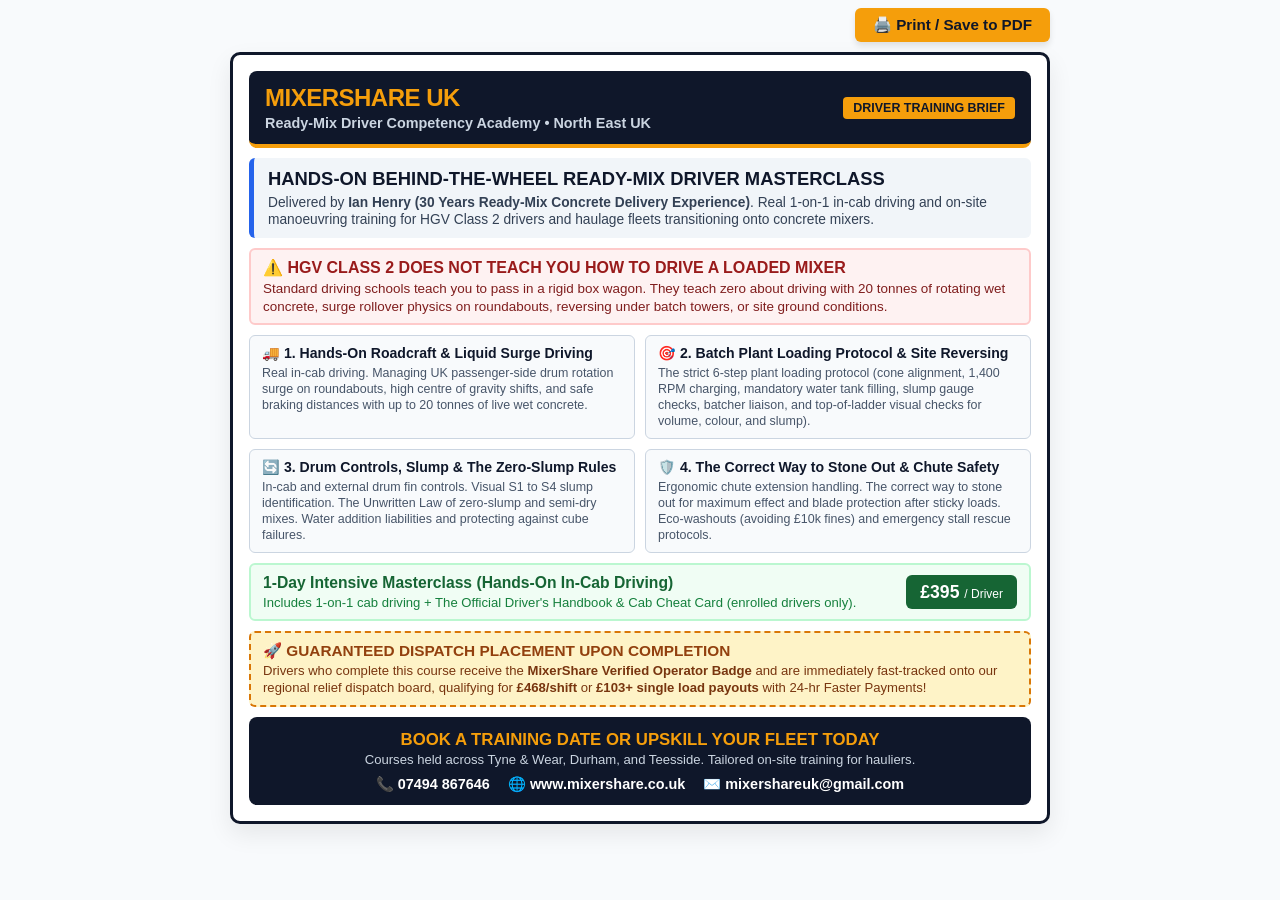
<file: training_flyer.html>
<!DOCTYPE html>
<html lang="en-GB">
<head>
  <meta charset="UTF-8">
  <meta name="viewport" content="width=device-width, initial-scale=1.0">
  <title>MixerShare UK - Mixer Driver Training Academy</title>
  <style>
    @page {
      size: A4;
      margin: 8mm;
    }
    * {
      box-sizing: border-box;
      margin: 0;
      padding: 0;
      font-family: -apple-system, BlinkMacSystemFont, "Segoe UI", Roboto, Helvetica, Arial, sans-serif;
    }
    body {
      background-color: #f8fafc;
      color: #0f172a;
      line-height: 1.28;
      padding: 8px;
    }
    .print-bar {
      max-width: 820px;
      margin: 0 auto 10px auto;
      text-align: right;
    }
    .print-btn {
      background-color: #f59e0b;
      color: #0f172a;
      font-weight: 800;
      border: none;
      padding: 8px 18px;
      border-radius: 6px;
      cursor: pointer;
      font-size: 0.95rem;
      box-shadow: 0 4px 6px rgba(0,0,0,0.1);
    }
    .sheet-card {
      background: #fff;
      max-width: 820px;
      margin: 0 auto;
      border: 3px solid #0f172a;
      border-radius: 10px;
      padding: 16px;
      box-shadow: 0 10px 25px rgba(0,0,0,0.08);
    }
    .header-banner {
      background: #0f172a;
      color: #fff;
      padding: 12px 16px;
      border-radius: 8px;
      display: flex;
      justify-content: space-between;
      align-items: center;
      margin-bottom: 10px;
      border-bottom: 4px solid #f59e0b;
    }
    .header-banner h1 {
      font-size: 1.5rem;
      color: #f59e0b;
      font-weight: 900;
      letter-spacing: -0.5px;
    }
    .header-banner p {
      font-size: 0.9rem;
      color: #cbd5e1;
      font-weight: 600;
    }
    .hero-box {
      background: #f1f5f9;
      border-left: 5px solid #2563eb;
      padding: 9px 14px;
      border-radius: 6px;
      margin-bottom: 10px;
    }
    .hero-box h2 {
      font-size: 1.15rem;
      color: #0f172a;
      margin-bottom: 3px;
    }
    .hero-box p {
      font-size: 0.86rem;
      color: #334155;
    }
    .warning-box {
      background: #fef2f2;
      border: 2px solid #fecaca;
      border-radius: 6px;
      padding: 8px 12px;
      margin-bottom: 10px;
    }
    .warning-box h3 {
      font-size: 1rem;
      color: #991b1b;
      margin-bottom: 2px;
      display: flex;
      align-items: center;
      gap: 6px;
    }
    .warning-box p {
      font-size: 0.84rem;
      color: #7f1d1d;
    }
    .modules-grid {
      display: grid;
      grid-template-columns: repeat(2, 1fr);
      gap: 10px;
      margin-bottom: 10px;
    }
    .module-card {
      background: #f8fafc;
      border: 1px solid #cbd5e1;
      border-radius: 6px;
      padding: 8px 12px;
    }
    .module-card h4 {
      font-size: 0.88rem;
      color: #0f172a;
      margin-bottom: 3px;
      display: flex;
      align-items: center;
      gap: 6px;
    }
    .module-card p {
      font-size: 0.78rem;
      color: #475569;
      line-height: 1.3;
    }
    .pricing-box {
      background: #f0fdf4;
      border: 2px solid #bbf7d0;
      border-radius: 6px;
      padding: 8px 12px;
      margin-bottom: 10px;
      display: flex;
      justify-content: space-between;
      align-items: center;
    }
    .pricing-box div h3 {
      font-size: 0.98rem;
      color: #166534;
      margin-bottom: 2px;
    }
    .pricing-box div p {
      font-size: 0.82rem;
      color: #15803d;
    }
    .price-badge {
      background: #166534;
      color: #fff;
      padding: 6px 14px;
      border-radius: 6px;
      font-weight: 800;
      font-size: 1.1rem;
      text-align: center;
    }
    .fast-track-box {
      background: #fef3c7;
      border: 2px dashed #d97706;
      border-radius: 6px;
      padding: 8px 12px;
      margin-bottom: 10px;
    }
    .fast-track-box h3 {
      font-size: 0.96rem;
      color: #92400e;
      margin-bottom: 2px;
    }
    .fast-track-box p {
      font-size: 0.82rem;
      color: #78350f;
    }
    .footer-contact {
      background: #0f172a;
      color: #fff;
      padding: 12px;
      border-radius: 8px;
      text-align: center;
    }
    .footer-contact h3 {
      font-size: 1.05rem;
      color: #f59e0b;
      margin-bottom: 2px;
    }
    .footer-contact p {
      font-size: 0.82rem;
      color: #cbd5e1;
      margin-bottom: 6px;
    }
    .contact-details {
      display: flex;
      justify-content: center;
      gap: 18px;
      font-weight: 700;
      font-size: 0.9rem;
      color: #fff;
    }
    @media print {
      body { background: #fff; padding: 0; }
      .print-bar { display: none; }
      .sheet-card { border: none; box-shadow: none; padding: 0; }
    }
  </style>
</head>
<body>

  <div class="print-bar">
    <button class="print-btn" onclick="window.print()">🖨️ Print / Save to PDF</button>
  </div>

  <div class="sheet-card">
    
    <!-- Header -->
    <div class="header-banner">
      <div>
        <h1>MIXERSHARE UK</h1>
        <p>Ready-Mix Driver Competency Academy • North East UK</p>
      </div>
      <div style="text-align:right;">
        <span style="background:#f59e0b; color:#0f172a; font-weight:800; padding:4px 10px; border-radius:4px; font-size:0.78rem;">DRIVER TRAINING BRIEF</span>
      </div>
    </div>

    <!-- Hero Hook -->
    <div class="hero-box">
      <h2>HANDS-ON BEHIND-THE-WHEEL READY-MIX DRIVER MASTERCLASS</h2>
      <p>Delivered by <strong>Ian Henry (30 Years Ready-Mix Concrete Delivery Experience)</strong>. Real 1-on-1 in-cab driving and on-site manoeuvring training for HGV Class 2 drivers and haulage fleets transitioning onto concrete mixers.</p>
    </div>

    <!-- The Problem Callout -->
    <div class="warning-box">
      <h3>⚠️ HGV CLASS 2 DOES NOT TEACH YOU HOW TO DRIVE A LOADED MIXER</h3>
      <p>Standard driving schools teach you to pass in a rigid box wagon. They teach zero about driving with 20 tonnes of rotating wet concrete, surge rollover physics on roundabouts, reversing under batch towers, or site ground conditions.</p>
    </div>

    <!-- 4 Core Practical & Driving Modules -->
    <div class="modules-grid">
      <div class="module-card">
        <h4>🚚 1. Hands-On Roadcraft & Liquid Surge Driving</h4>
        <p>Real in-cab driving. Managing UK passenger-side drum rotation surge on roundabouts, high centre of gravity shifts, and safe braking distances with up to 20 tonnes of live wet concrete.</p>
      </div>

      <div class="module-card">
        <h4>🎯 2. Batch Plant Loading Protocol &amp; Site Reversing</h4>
        <p>The strict 6-step plant loading protocol (cone alignment, 1,400 RPM charging, mandatory water tank filling, slump gauge checks, batcher liaison, and top-of-ladder visual checks for volume, colour, and slump).</p>
      </div>

      <div class="module-card">
        <h4>🔄 3. Drum Controls, Slump & The Zero-Slump Rules</h4>
        <p>In-cab and external drum fin controls. Visual S1 to S4 slump identification. The Unwritten Law of zero-slump and semi-dry mixes. Water addition liabilities and protecting against cube failures.</p>
      </div>

      <div class="module-card">
        <h4>🛡️ 4. The Correct Way to Stone Out & Chute Safety</h4>
        <p>Ergonomic chute extension handling. The correct way to stone out for maximum effect and blade protection after sticky loads. Eco-washouts (avoiding £10k fines) and emergency stall rescue protocols.</p>
      </div>
    </div>

    <!-- Pricing Box -->
    <div class="pricing-box">
      <div>
        <h3>1-Day Intensive Masterclass (Hands-On In-Cab Driving)</h3>
        <p>Includes 1-on-1 cab driving + The Official Driver's Handbook & Cab Cheat Card (enrolled drivers only).</p>
      </div>
      <div class="price-badge">
        £395 <span style="font-size:0.75rem; font-weight:normal;">/ Driver</span>
      </div>
    </div>

    <!-- Fast Track Placement Callout -->
    <div class="fast-track-box">
      <h3>🚀 GUARANTEED DISPATCH PLACEMENT UPON COMPLETION</h3>
      <p>Drivers who complete this course receive the <strong>MixerShare Verified Operator Badge</strong> and are immediately fast-tracked onto our regional relief dispatch board, qualifying for <strong>£468/shift</strong> or <strong>£103+ single load payouts</strong> with 24-hr Faster Payments!</p>
    </div>

    <!-- Footer Action -->
    <div class="footer-contact">
      <h3>BOOK A TRAINING DATE OR UPSKILL YOUR FLEET TODAY</h3>
      <p>Courses held across Tyne & Wear, Durham, and Teesside. Tailored on-site training for hauliers.</p>
      <div class="contact-details">
        <span>📞 07494 867646</span>
        <span>🌐 www.mixershare.co.uk</span>
        <span>✉️ mixershareuk@gmail.com</span>
      </div>
    </div>

  </div>

</body>
</html>
</file>
<file: styles.css>
/* MixerShare UK - Professional Netlify Website Stylesheet */

:root {
  --primary-dark: #0f172a;
  --secondary-dark: #1e293b;
  --accent-amber: #f59e0b;
  --accent-orange: #ea580c;
  --accent-blue: #2563eb;
  --bg-light: #f8fafc;
  --card-bg: #ffffff;
  --text-main: #1e293b;
  --text-muted: #64748b;
  --border-color: #e2e8f0;
  --success-green: #16a34a;
}

* {
  box-sizing: border-box;
  margin: 0;
  padding: 0;
  font-family: -apple-system, BlinkMacSystemFont, "Segoe UI", Roboto, Helvetica, Arial, sans-serif;
}

body {
  background-color: var(--bg-light);
  color: var(--text-main);
  line-height: 1.6;
}

/* Header & Top Bar */
.top-bar {
  background-color: var(--primary-dark);
  color: #94a3b8;
  font-size: 0.85rem;
  padding: 0.5rem 2rem;
  display: flex;
  justify-content: space-between;
  align-items: center;
  border-bottom: 1px solid #334155;
}

.top-bar-contact {
  display: flex;
  gap: 1.5rem;
}

.top-bar-contact a {
  color: #94a3b8;
  text-decoration: none;
}

.top-bar-contact a:hover {
  color: var(--accent-amber);
}

header {
  background-color: var(--secondary-dark);
  color: #fff;
  padding: 1rem 1.5rem;
  display: flex;
  justify-content: space-between;
  align-items: center;
  position: sticky;
  top: 0;
  z-index: 100;
  box-shadow: 0 4px 6px -1px rgba(0, 0, 0, 0.1);
  flex-wrap: wrap;
  gap: 0.75rem;
}

.logo-container {
  display: flex;
  align-items: center;
  gap: 0.8rem;
  text-decoration: none;
}

.logo-icon {
  background: var(--accent-amber);
  color: var(--primary-dark);
  font-weight: 900;
  font-size: 1.5rem;
  padding: 0.4rem 0.9rem;
  border-radius: 6px;
  letter-spacing: 1px;
}

.logo-text h1 {
  font-size: 1.6rem;
  font-weight: 800;
  color: #fff;
  letter-spacing: -0.5px;
}

.logo-text span {
  font-size: 0.8rem;
  color: #94a3b8;
  display: block;
}

.main-nav {
  display: flex;
  gap: 1.1rem;
  align-items: center;
  flex-wrap: wrap;
}

.main-nav a {
  color: #cbd5e1;
  text-decoration: none;
  font-weight: 600;
  font-size: 0.95rem;
  transition: color 0.2s;
}

.main-nav a:hover {
  color: var(--accent-amber);
}

.btn {
  background-color: var(--accent-amber);
  color: var(--primary-dark);
  font-weight: 700;
  border: none;
  padding: 0.75rem 1.4rem;
  border-radius: 6px;
  cursor: pointer;
  text-decoration: none;
  display: inline-block;
  transition: all 0.2s ease;
  font-size: 0.95rem;
}

.btn:hover {
  background-color: #d97706;
  color: #fff;
  transform: translateY(-1px);
}

.btn-outline {
  background-color: transparent;
  color: #fff;
  border: 2px solid var(--accent-amber);
}

.btn-outline:hover {
  background-color: var(--accent-amber);
  color: var(--primary-dark);
}

/* Hero Section */
.hero {
  background: linear-gradient(135deg, #0f172a 0%, #1e293b 100%);
  color: #fff;
  padding: 5rem 2rem;
  text-align: center;
  position: relative;
  overflow: hidden;
  border-bottom: 5px solid var(--accent-amber);
}

.hero-content {
  max-width: 900px;
  margin: 0 auto;
}

.badge-uk {
  background-color: rgba(245, 158, 11, 0.15);
  color: var(--accent-amber);
  border: 1px solid var(--accent-amber);
  padding: 0.4rem 1rem;
  border-radius: 20px;
  font-size: 0.85rem;
  font-weight: 700;
  display: inline-block;
  margin-bottom: 1.5rem;
  text-transform: uppercase;
  letter-spacing: 1px;
}

.hero h2 {
  font-size: 3rem;
  font-weight: 900;
  line-height: 1.2;
  margin-bottom: 1.2rem;
  letter-spacing: -1px;
}

.hero p {
  font-size: 1.2rem;
  color: #cbd5e1;
  max-width: 750px;
  margin: 0 auto 2.5rem auto;
}

.hero-buttons {
  display: flex;
  gap: 1rem;
  justify-content: center;
  flex-wrap: wrap;
}

/* Section Styling */
.section {
  padding: 4.5rem 2rem;
  max-width: 1200px;
  margin: 0 auto;
}

.section-header {
  text-align: center;
  max-width: 750px;
  margin: 0 auto 3rem auto;
}

.section-header h2 {
  font-size: 2.2rem;
  color: var(--primary-dark);
  margin-bottom: 0.75rem;
  font-weight: 800;
}

.section-header p {
  color: var(--text-muted);
  font-size: 1.1rem;
}

/* Grid Cards */
.grid-3 {
  display: grid;
  grid-template-columns: repeat(3, 1fr);
  gap: 2rem;
}

.grid-2 {
  display: grid;
  grid-template-columns: repeat(2, 1fr);
  gap: 2rem;
}

@media (max-width: 900px) {
  .grid-3, .grid-2 {
    grid-template-columns: 1fr;
  }
}

.card {
  background: var(--card-bg);
  border: 1px solid var(--border-color);
  border-radius: 12px;
  padding: 2rem;
  box-shadow: 0 4px 6px -1px rgba(0, 0, 0, 0.03);
  transition: transform 0.2s, box-shadow 0.2s;
}

.card:hover {
  transform: translateY(-3px);
  box-shadow: 0 10px 15px -3px rgba(0, 0, 0, 0.08);
}

.card-icon {
  font-size: 2.5rem;
  margin-bottom: 1rem;
}

.card h3 {
  font-size: 1.3rem;
  color: var(--primary-dark);
  margin-bottom: 0.75rem;
}

.card p {
  color: var(--text-muted);
  font-size: 0.95rem;
}

/* Pricing Table */
.pricing-table-container {
  background: #fff;
  border: 1px solid var(--border-color);
  border-radius: 12px;
  overflow: hidden;
  box-shadow: 0 4px 6px -1px rgba(0,0,0,0.03);
  margin-bottom: 2rem;
}

table {
  width: 100%;
  border-collapse: collapse;
  text-align: left;
}

th {
  background-color: var(--secondary-dark);
  color: #fff;
  padding: 1rem 1.25rem;
  font-size: 0.9rem;
  text-transform: uppercase;
  letter-spacing: 0.5px;
}

td {
  padding: 1rem 1.25rem;
  border-bottom: 1px solid var(--border-color);
  font-size: 0.95rem;
}

tr:hover {
  background-color: #f8fafc;
}

.save-pill {
  background-color: #dcfce7;
  color: var(--success-green);
  font-weight: 700;
  padding: 0.2rem 0.5rem;
  border-radius: 4px;
  font-size: 0.85rem;
}

/* Forms */
.form-container {
  background: #fff;
  border: 1px solid var(--border-color);
  border-radius: 12px;
  padding: 2.5rem;
  box-shadow: 0 4px 6px -1px rgba(0,0,0,0.03);
}

.form-group {
  margin-bottom: 1.25rem;
}

.form-group label {
  display: block;
  font-weight: 700;
  font-size: 0.85rem;
  text-transform: uppercase;
  color: var(--text-muted);
  margin-bottom: 0.4rem;
}

.form-group input, .form-group select, .form-group textarea {
  width: 100%;
  padding: 0.8rem;
  border: 1px solid var(--border-color);
  border-radius: 6px;
  font-size: 1rem;
  background-color: #fff;
}

.form-group input:focus, .form-group select:focus, .form-group textarea:focus {
  outline: none;
  border-color: var(--accent-blue);
  box-shadow: 0 0 0 3px rgba(37, 99, 235, 0.1);
}

/* Footer */
footer {
  background-color: var(--primary-dark);
  color: #94a3b8;
  padding: 4rem 2rem 2rem 2rem;
  border-top: 4px solid var(--accent-amber);
}

.footer-grid {
  max-width: 1200px;
  margin: 0 auto;
  display: grid;
  grid-template-columns: 2fr 1fr 1fr 1fr;
  gap: 3rem;
  margin-bottom: 3rem;
}

@media (max-width: 900px) {
  .footer-grid {
    grid-template-columns: 1fr;
  }
}

.footer-col h4 {
  color: #fff;
  font-size: 1.1rem;
  margin-bottom: 1.2rem;
}

.footer-col p {
  font-size: 0.9rem;
  line-height: 1.6;
}

.footer-col ul {
  list-style: none;
}

.footer-col ul li {
  margin-bottom: 0.6rem;
}

.footer-col ul li a {
  color: #94a3b8;
  text-decoration: none;
  font-size: 0.9rem;
}

.footer-col ul li a:hover {
  color: var(--accent-amber);
}

.footer-bottom {
  max-width: 1200px;
  margin: 0 auto;
  border-top: 1px solid #334155;
  padding-top: 1.5rem;
  display: flex;
  justify-content: space-between;
  font-size: 0.85rem;
  flex-wrap: wrap;
  gap: 1rem;
}

/* Modal Styling */
.modal-overlay {
  position: fixed;
  top: 0;
  left: 0;
  right: 0;
  bottom: 0;
  background: rgba(15, 23, 42, 0.85);
  display: flex;
  align-items: center;
  justify-content: center;
  z-index: 99999;
  padding: 1rem;
  backdrop-filter: blur(5px);
  -webkit-backdrop-filter: blur(5px);
  overflow-y: auto;
}
.modal-content {
  background: #fff;
  border-radius: 14px;
  max-width: 520px;
  width: 100%;
  padding: 1.75rem;
  box-shadow: 0 25px 50px -12px rgba(0, 0, 0, 0.35);
  position: relative;
  max-height: 90vh;
  display: flex;
  flex-direction: column;
  box-sizing: border-box;
}
.modal-scroll-body {
  overflow-y: auto;
  -webkit-overflow-scrolling: touch;
  flex: 1;
  padding-right: 2px;
}
.modal-header {
  display: flex;
  justify-content: space-between;
  align-items: center;
  margin-bottom: 1rem;
  border-bottom: 2px solid #e2e8f0;
  padding-bottom: 0.75rem;
}
.modal-header h3 {
  font-size: 1.25rem;
  color: var(--primary-dark);
  margin: 0;
  display: flex;
  align-items: center;
  gap: 0.5rem;
}
.close-btn {
  background: #f1f5f9;
  border: 1px solid #cbd5e1;
  border-radius: 6px;
  font-size: 1.25rem;
  line-height: 1;
  color: #475569;
  cursor: pointer;
  padding: 0.35rem 0.65rem;
  font-weight: bold;
}
.close-btn:hover {
  color: #dc2626;
  background: #fee2e2;
  border-color: #fca5a5;
}
.modal-drag-bar {
  display: none;
}
@media (max-width: 650px) {
  .modal-overlay {
    align-items: flex-end;
    padding: 0;
    overflow: hidden;
  }
  .modal-content {
    border-radius: 20px 20px 0 0;
    max-width: 100%;
    width: 100%;
    max-height: 94vh;
    padding: 1rem 1.1rem 1.75rem 1.1rem;
    box-shadow: 0 -10px 30px rgba(0, 0, 0, 0.4);
    animation: modalSlideUp 0.25s cubic-bezier(0.16, 1, 0.3, 1);
  }
  @keyframes modalSlideUp {
    from { transform: translateY(100%); }
    to { transform: translateY(0); }
  }
  .modal-drag-bar {
    display: block;
    width: 44px;
    height: 5px;
    background: #cbd5e1;
    border-radius: 4px;
    margin: 0 auto 0.75rem auto;
  }
  .modal-header {
    margin-bottom: 0.75rem;
    padding-bottom: 0.5rem;
  }
  .modal-header h3 {
    font-size: 1.1rem;
  }
  .modal-content input, .modal-content select {
    font-size: 16px !important; /* Prevents auto-zoom on mobile Safari */
    height: 44px;
  }
}

/* Exchange Board & Tabs Layout */
.nav-tabs {
  background: var(--primary-dark);
  padding: 0.75rem 2rem;
  display: flex;
  gap: 0.5rem;
  overflow-x: auto;
  border-bottom: 2px solid #334155;
}
.tab-btn {
  background: transparent;
  color: #94a3b8;
  border: none;
  padding: 0.65rem 1.2rem;
  border-radius: 6px;
  font-weight: 700;
  font-size: 0.9rem;
  cursor: pointer;
  white-space: nowrap;
  transition: all 0.2s;
}
.tab-btn:hover {
  color: #fff;
  background: rgba(255, 255, 255, 0.08);
}
.tab-btn.active {
  background: var(--accent-amber);
  color: var(--primary-dark);
}
.tab-content {
  display: none;
}
.tab-content.active {
  display: block;
}
.alert-banner {
  background: linear-gradient(135deg, #1e3a8a 0%, #0f172a 100%);
  color: #fff;
  padding: 1.25rem 1.75rem;
  border-radius: 8px;
  margin-bottom: 1.5rem;
  border-left: 5px solid var(--accent-amber);
}
.alert-banner h3 {
  font-size: 1.15rem;
  margin-bottom: 0.3rem;
  color: #fde047;
}
.alert-banner p {
  color: #cbd5e1;
  font-size: 0.95rem;
}
.grid-layout {
  display: grid;
  grid-template-columns: 280px 1fr;
  gap: 1.5rem;
}
@media (max-width: 900px) {
  .grid-layout {
    grid-template-columns: 1fr;
  }
}
.filter-group {
  margin-bottom: 1rem;
}
.filter-group label {
  display: block;
  font-size: 0.85rem;
  font-weight: 700;
  color: var(--text-muted);
  margin-bottom: 0.3rem;
  text-transform: uppercase;
}
.filter-group select, .filter-group input {
  width: 100%;
  padding: 0.65rem;
  border: 1px solid var(--border-color);
  border-radius: 6px;
  font-size: 0.95rem;
  background: #fff;
}
.listing-card {
  background: #fff;
  border: 1px solid var(--border-color);
  border-radius: 10px;
  padding: 1.25rem 1.5rem;
  margin-bottom: 1rem;
  display: flex;
  justify-content: space-between;
  align-items: center;
  gap: 1.5rem;
  box-shadow: 0 2px 4px rgba(0,0,0,0.02);
}
@media (max-width: 768px) {
  .listing-card {
    flex-direction: column;
    align-items: flex-start;
  }
}
.listing-main {
  display: flex;
  gap: 1rem;
  align-items: center;
}
.truck-badge {
  padding: 0.75rem;
  border-radius: 8px;
  text-align: center;
  font-weight: 800;
  min-width: 95px;
  line-height: 1.2;
}
.listing-info h4 {
  font-size: 1.1rem;
  color: var(--primary-dark);
  margin-bottom: 0.25rem;
}
.listing-info p {
  font-size: 0.88rem;
  color: var(--text-muted);
  margin-bottom: 0.5rem;
}
.rate-pills {
  display: flex;
  flex-wrap: wrap;
  gap: 0.4rem;
}
.pill {
  font-size: 0.75rem;
  font-weight: 700;
  padding: 0.25rem 0.6rem;
  border-radius: 4px;
}
.pill.per-load {
  background: #fef3c7;
  color: #92400e;
  border: 1px solid #fde68a;
}
.listing-action {
  text-align: right;
  min-width: 160px;
}
.price-tag {
  font-size: 1.6rem;
  font-weight: 900;
  line-height: 1.1;
}
.price-sub {
  font-size: 0.8rem;
  margin-bottom: 0.6rem;
}
.result-box {
  background: #f8fafc;
  border: 1px solid var(--border-color);
  border-radius: 6px;
  padding: 1rem;
}
.success-card {
  background: #f0fdf4;
  border: 2px solid #86efac;
  border-radius: 12px;
  padding: 2rem;
  text-align: center;
  animation: fadeIn 0.3s ease-in;
}
@keyframes fadeIn {
  from { opacity: 0; transform: translateY(-5px); }
  to { opacity: 1; transform: translateY(0); }
}

/* Hero Availability Action Grid */
.hero-action-grid {
  display: grid;
  grid-template-columns: 1fr 1fr;
  gap: 1.25rem;
  margin: 2rem auto 1.5rem auto;
  max-width: 950px;
  text-align: left;
}
@media (max-width: 800px) {
  .hero-action-grid {
    grid-template-columns: 1fr;
    gap: 1rem;
    margin: 1.5rem 0 1rem 0;
  }
}
.hero-action-card {
  background: rgba(15, 23, 42, 0.85);
  border: 1px solid #334155;
  border-radius: 12px;
  padding: 1.35rem 1.5rem;
  box-shadow: 0 10px 25px -5px rgba(0, 0, 0, 0.3);
  backdrop-filter: blur(8px);
  transition: transform 0.2s, box-shadow 0.2s, border-color 0.2s;
  display: flex;
  flex-direction: column;
  justify-content: space-between;
}
.hero-action-card:hover {
  transform: translateY(-2px);
  box-shadow: 0 15px 30px -5px rgba(0, 0, 0, 0.4);
}
.hero-driver-card {
  border-top: 4px solid #16a34a;
}
.hero-plant-card {
  border-top: 4px solid #f59e0b;
}
.hac-badge {
  display: inline-flex;
  align-items: center;
  gap: 0.5rem;
  font-size: 0.72rem;
  font-weight: 800;
  letter-spacing: 0.75px;
  text-transform: uppercase;
  margin-bottom: 0.5rem;
  color: #94a3b8;
}
.live-dot-green {
  width: 9px;
  height: 9px;
  border-radius: 50%;
  background: #22c55e;
  box-shadow: 0 0 0 0 rgba(34, 197, 94, 0.7);
  animation: pulseGreen 1.8s infinite;
  display: inline-block;
}
.live-dot-amber {
  width: 9px;
  height: 9px;
  border-radius: 50%;
  background: #f59e0b;
  box-shadow: 0 0 0 0 rgba(245, 158, 11, 0.7);
  animation: pulseAmber 1.8s infinite;
  display: inline-block;
}
@keyframes pulseGreen {
  0% { box-shadow: 0 0 0 0 rgba(34, 197, 94, 0.7); }
  70% { box-shadow: 0 0 0 7px rgba(34, 197, 94, 0); }
  100% { box-shadow: 0 0 0 0 rgba(34, 197, 94, 0); }
}
@keyframes pulseAmber {
  0% { box-shadow: 0 0 0 0 rgba(245, 158, 11, 0.7); }
  70% { box-shadow: 0 0 0 7px rgba(245, 158, 11, 0); }
  100% { box-shadow: 0 0 0 0 rgba(245, 158, 11, 0); }
}
.hero-action-card h3 {
  font-size: 1.25rem;
  color: #fff;
  margin-bottom: 0.35rem;
  font-weight: 800;
}
.hero-action-card p {
  font-size: 0.88rem;
  color: #cbd5e1;
  margin-bottom: 1rem;
  line-height: 1.45;
}
.hac-btn-group {
  display: flex;
  gap: 0.5rem;
  flex-wrap: wrap;
}
.btn-hero-driver {
  background: #16a34a !important;
  color: #fff !important;
  font-weight: 800 !important;
  padding: 0.85rem 1.25rem !important;
  font-size: 0.98rem !important;
  border-radius: 8px !important;
  box-shadow: 0 4px 14px rgba(22, 163, 74, 0.4) !important;
  border: none !important;
  cursor: pointer;
  width: 100%;
  text-align: center;
  transition: background 0.15s;
}
.btn-hero-driver:hover {
  background: #15803d !important;
}
.btn-hero-plant {
  background: #2563eb !important;
  color: #fff !important;
  font-weight: 800 !important;
  padding: 0.85rem 1rem !important;
  font-size: 0.92rem !important;
  border-radius: 8px !important;
  box-shadow: 0 4px 14px rgba(37, 99, 235, 0.35) !important;
  border: none !important;
  cursor: pointer;
  flex: 1;
  min-width: 140px;
  text-align: center;
}
.btn-hero-plant:hover {
  background: #1d4ed8 !important;
}
.btn-hero-spare {
  background: #0f172a !important;
  color: #fde047 !important;
  border: 1.5px solid #f59e0b !important;
  font-weight: 800 !important;
  padding: 0.85rem 1rem !important;
  font-size: 0.92rem !important;
  border-radius: 8px !important;
  cursor: pointer;
  flex: 1;
  min-width: 130px;
  text-align: center;
}
.btn-hero-spare:hover {
  background: #1e293b !important;
}

/* Mobile Floating Availability Quick Bar */
.mobile-quick-bar {
  display: none;
}
@media (max-width: 768px) {
  body {
    padding-bottom: 64px; /* Offset for fixed bottom bar */
  }
  .mobile-quick-bar {
    display: flex;
    position: fixed;
    bottom: 0;
    left: 0;
    right: 0;
    background: #0f172a;
    padding: 0.5rem 0.6rem;
    border-top: 2px solid #334155;
    z-index: 998;
    box-shadow: 0 -4px 20px rgba(0, 0, 0, 0.45);
    gap: 0.4rem;
    align-items: center;
    justify-content: space-between;
  }
  .mobile-quick-btn {
    flex: 1;
    padding: 0.65rem 0.4rem;
    font-size: 0.82rem;
    font-weight: 800;
    border-radius: 6px;
    text-align: center;
    border: none;
    cursor: pointer;
    white-space: nowrap;
    text-decoration: none;
    line-height: 1.2;
    display: flex;
    align-items: center;
    justify-content: center;
    gap: 0.3rem;
  }
  .mqb-driver {
    background: #16a34a;
    color: #fff;
  }
  .mqb-plant {
    background: #2563eb;
    color: #fff;
  }
  .mqb-call {
    background: #f59e0b;
    color: #0f172a;
    max-width: 80px;
  }
}

/* =========================================================
   MixerShare Ready-Mix Plant AI Sales & Order Desk Styles
   ========================================================= */

.ai-desk-hero {
  background: linear-gradient(135deg, #090d16 0%, #0f172a 50%, #1e293b 100%);
  border: 2px solid #38bdf8;
  border-radius: 14px;
  padding: 2.25rem;
  color: #fff;
  margin-bottom: 2rem;
  box-shadow: 0 15px 40px rgba(2, 132, 199, 0.2);
  position: relative;
  overflow: hidden;
}

.ai-desk-hero::after {
  content: "";
  position: absolute;
  top: -50px;
  right: -50px;
  width: 200px;
  height: 200px;
  background: radial-gradient(circle, rgba(56, 189, 248, 0.25) 0%, transparent 70%);
  border-radius: 50%;
  pointer-events: none;
}

.ai-badge {
  display: inline-flex;
  align-items: center;
  gap: 0.4rem;
  background: rgba(56, 189, 248, 0.15);
  color: #38bdf8;
  border: 1px solid rgba(56, 189, 248, 0.4);
  padding: 0.35rem 0.85rem;
  border-radius: 20px;
  font-size: 0.8rem;
  font-weight: 800;
  text-transform: uppercase;
  letter-spacing: 0.8px;
  margin-bottom: 0.75rem;
}

.ai-badge-live {
  display: inline-flex;
  align-items: center;
  gap: 0.4rem;
  background: rgba(34, 197, 94, 0.15);
  color: #4ade80;
  border: 1px solid rgba(34, 197, 94, 0.4);
  padding: 0.3rem 0.75rem;
  border-radius: 20px;
  font-size: 0.78rem;
  font-weight: 800;
}

.ai-cap-grid {
  display: grid;
  grid-template-columns: repeat(auto-fit, minmax(260px, 1fr));
  gap: 1.25rem;
  margin-bottom: 2.5rem;
}

.ai-cap-card {
  background: #ffffff;
  border: 1px solid #cbd5e1;
  border-radius: 10px;
  padding: 1.5rem;
  box-shadow: 0 4px 10px rgba(0, 0, 0, 0.03);
  transition: transform 0.2s, box-shadow 0.2s;
  display: flex;
  flex-direction: column;
}

.ai-cap-card:hover {
  transform: translateY(-3px);
  box-shadow: 0 10px 20px rgba(0, 0, 0, 0.08);
}

.ai-cap-icon {
  width: 48px;
  height: 48px;
  border-radius: 10px;
  display: flex;
  align-items: center;
  justify-content: center;
  font-size: 1.6rem;
  margin-bottom: 1rem;
}

.ai-cap-title {
  font-size: 1.15rem;
  font-weight: 800;
  color: #0f172a;
  margin-bottom: 0.5rem;
}

.ai-cap-desc {
  font-size: 0.9rem;
  color: #475569;
  line-height: 1.55;
  flex: 1;
}

/* Interactive Simulator */
.ai-sim-box {
  background: #ffffff;
  border: 2px solid #0284c7;
  border-radius: 12px;
  padding: 2rem;
  margin-bottom: 2.5rem;
  box-shadow: 0 8px 25px rgba(2, 132, 199, 0.08);
}

.ai-sim-grid {
  display: grid;
  grid-template-columns: 1.1fr 0.9fr;
  gap: 2rem;
  align-items: stretch;
}

@media (max-width: 900px) {
  .ai-sim-grid {
    grid-template-columns: 1fr;
  }
}

.ai-sim-result-card {
  background: linear-gradient(135deg, #0f172a 0%, #1e293b 100%);
  color: #fff;
  border-radius: 10px;
  padding: 1.75rem;
  display: flex;
  flex-direction: column;
  justify-content: space-between;
  border: 1px solid #334155;
}

.ai-sim-metric {
  margin-bottom: 1.25rem;
  padding-bottom: 1rem;
  border-bottom: 1px solid #334155;
}

.ai-sim-metric-val {
  font-size: 1.8rem;
  font-weight: 900;
  color: #fde047;
  display: flex;
  align-items: baseline;
  gap: 0.4rem;
}

/* Transcript Dialogue */
.ai-transcript-box {
  background: #f8fafc;
  border: 1px solid #e2e8f0;
  border-radius: 12px;
  padding: 1.75rem;
  margin-bottom: 2.5rem;
}

.ai-chat-thread {
  display: flex;
  flex-direction: column;
  gap: 1rem;
  max-width: 800px;
  margin: 0 auto;
}

.ai-bubble {
  padding: 1rem 1.25rem;
  border-radius: 12px;
  max-width: 85%;
  line-height: 1.5;
  font-size: 0.92rem;
}

.ai-bubble-caller {
  align-self: flex-start;
  background: #ffffff;
  border: 1px solid #cbd5e1;
  color: #0f172a;
  border-bottom-left-radius: 2px;
}

.ai-bubble-agent {
  align-self: flex-end;
  background: linear-gradient(135deg, #0284c7 0%, #0369a1 100%);
  color: #ffffff;
  border-bottom-right-radius: 2px;
  box-shadow: 0 4px 12px rgba(2, 132, 199, 0.25);
}

.ai-speaker-label {
  font-size: 0.75rem;
  font-weight: 800;
  text-transform: uppercase;
  letter-spacing: 0.5px;
  margin-bottom: 0.3rem;
  display: flex;
  align-items: center;
  gap: 0.35rem;
}

.ai-bubble-caller .ai-speaker-label {
  color: #64748b;
}

.ai-bubble-agent .ai-speaker-label {
  color: #bae6fd;
}

/* Pricing Grid */
.ai-pricing-grid {
  display: grid;
  grid-template-columns: repeat(auto-fit, minmax(300px, 1fr));
  gap: 1.5rem;
  margin-bottom: 2rem;
}

.ai-pricing-card {
  background: #ffffff;
  border: 1px solid #cbd5e1;
  border-radius: 12px;
  padding: 2rem;
  display: flex;
  flex-direction: column;
  justify-content: space-between;
  box-shadow: 0 4px 6px -1px rgba(0, 0, 0, 0.05);
}

.ai-pricing-card.featured {
  border: 2px solid #0284c7;
  position: relative;
  box-shadow: 0 12px 25px rgba(2, 132, 199, 0.15);
}

.ai-pricing-badge {
  position: absolute;
  top: -12px;
  right: 20px;
  background: #0284c7;
  color: #fff;
  font-size: 0.75rem;
  font-weight: 800;
  text-transform: uppercase;
  padding: 3px 10px;
  border-radius: 20px;
  letter-spacing: 0.5px;
}
</file>
